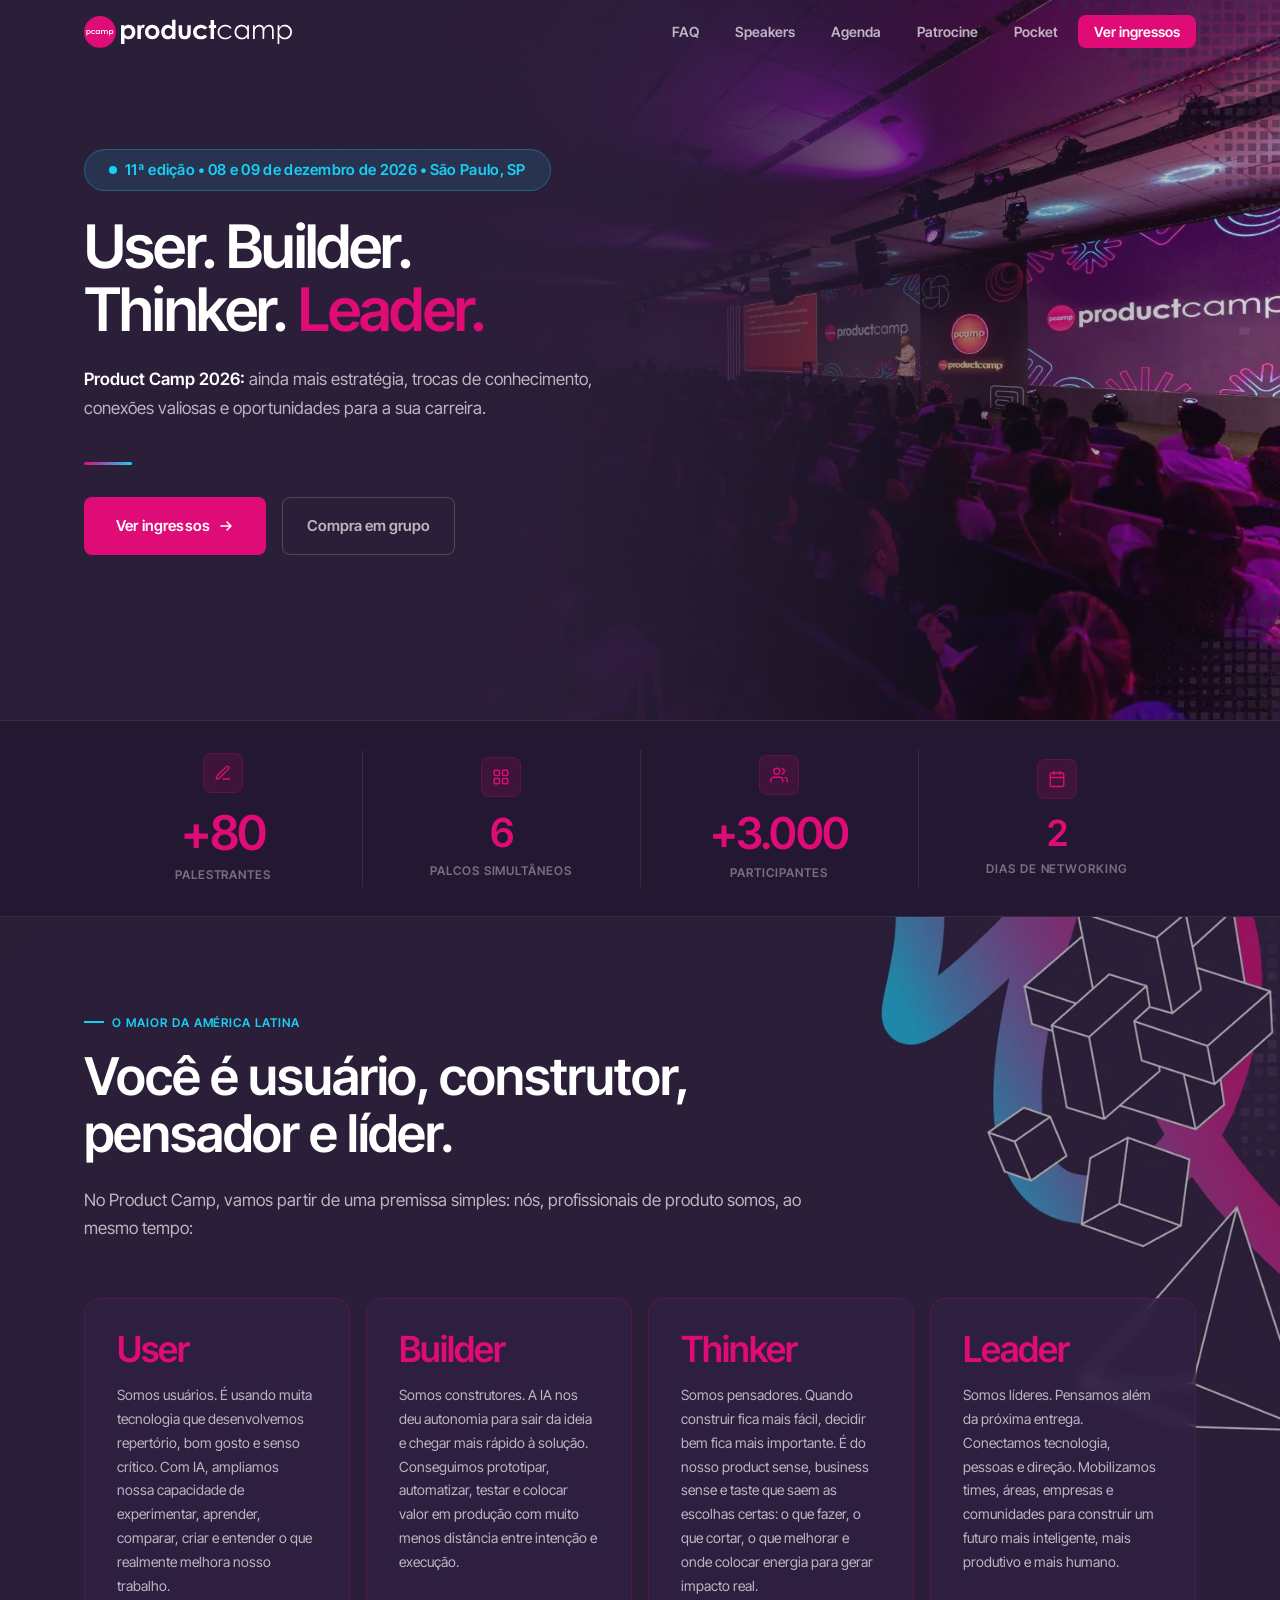
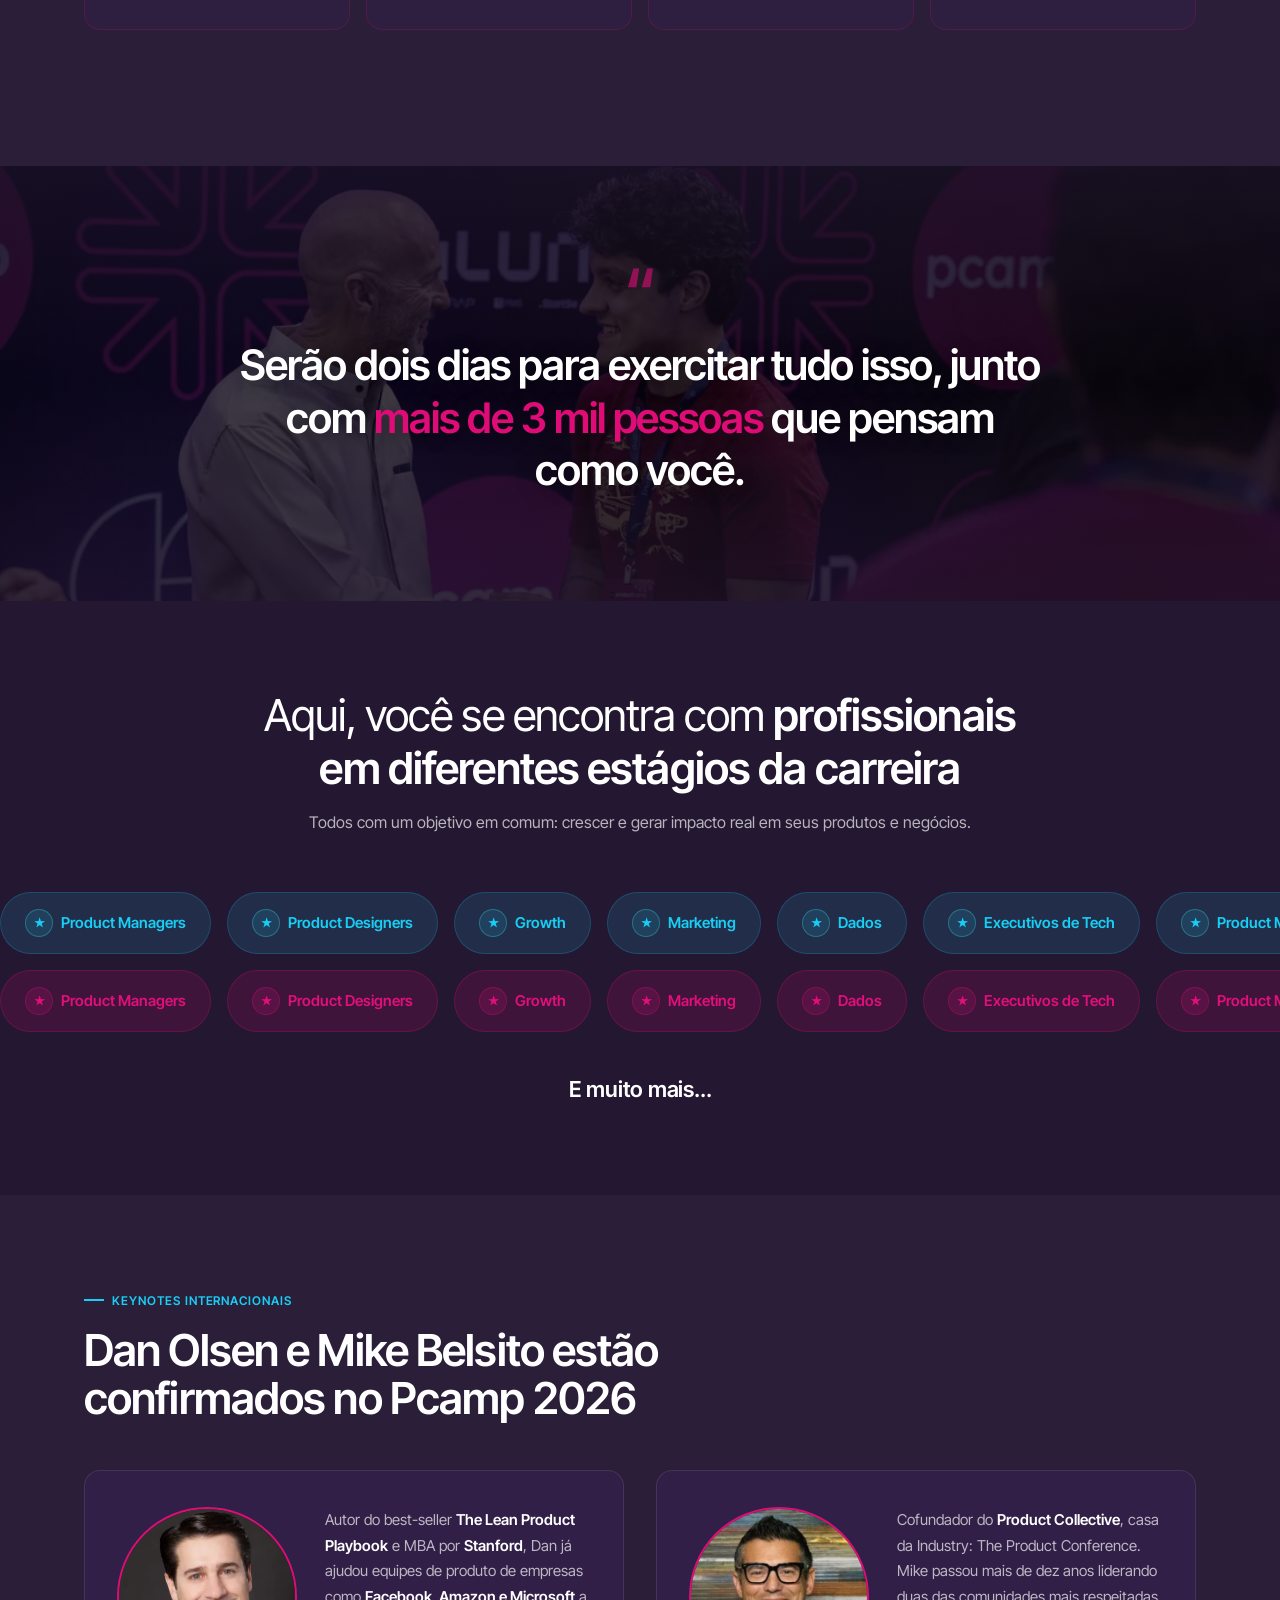
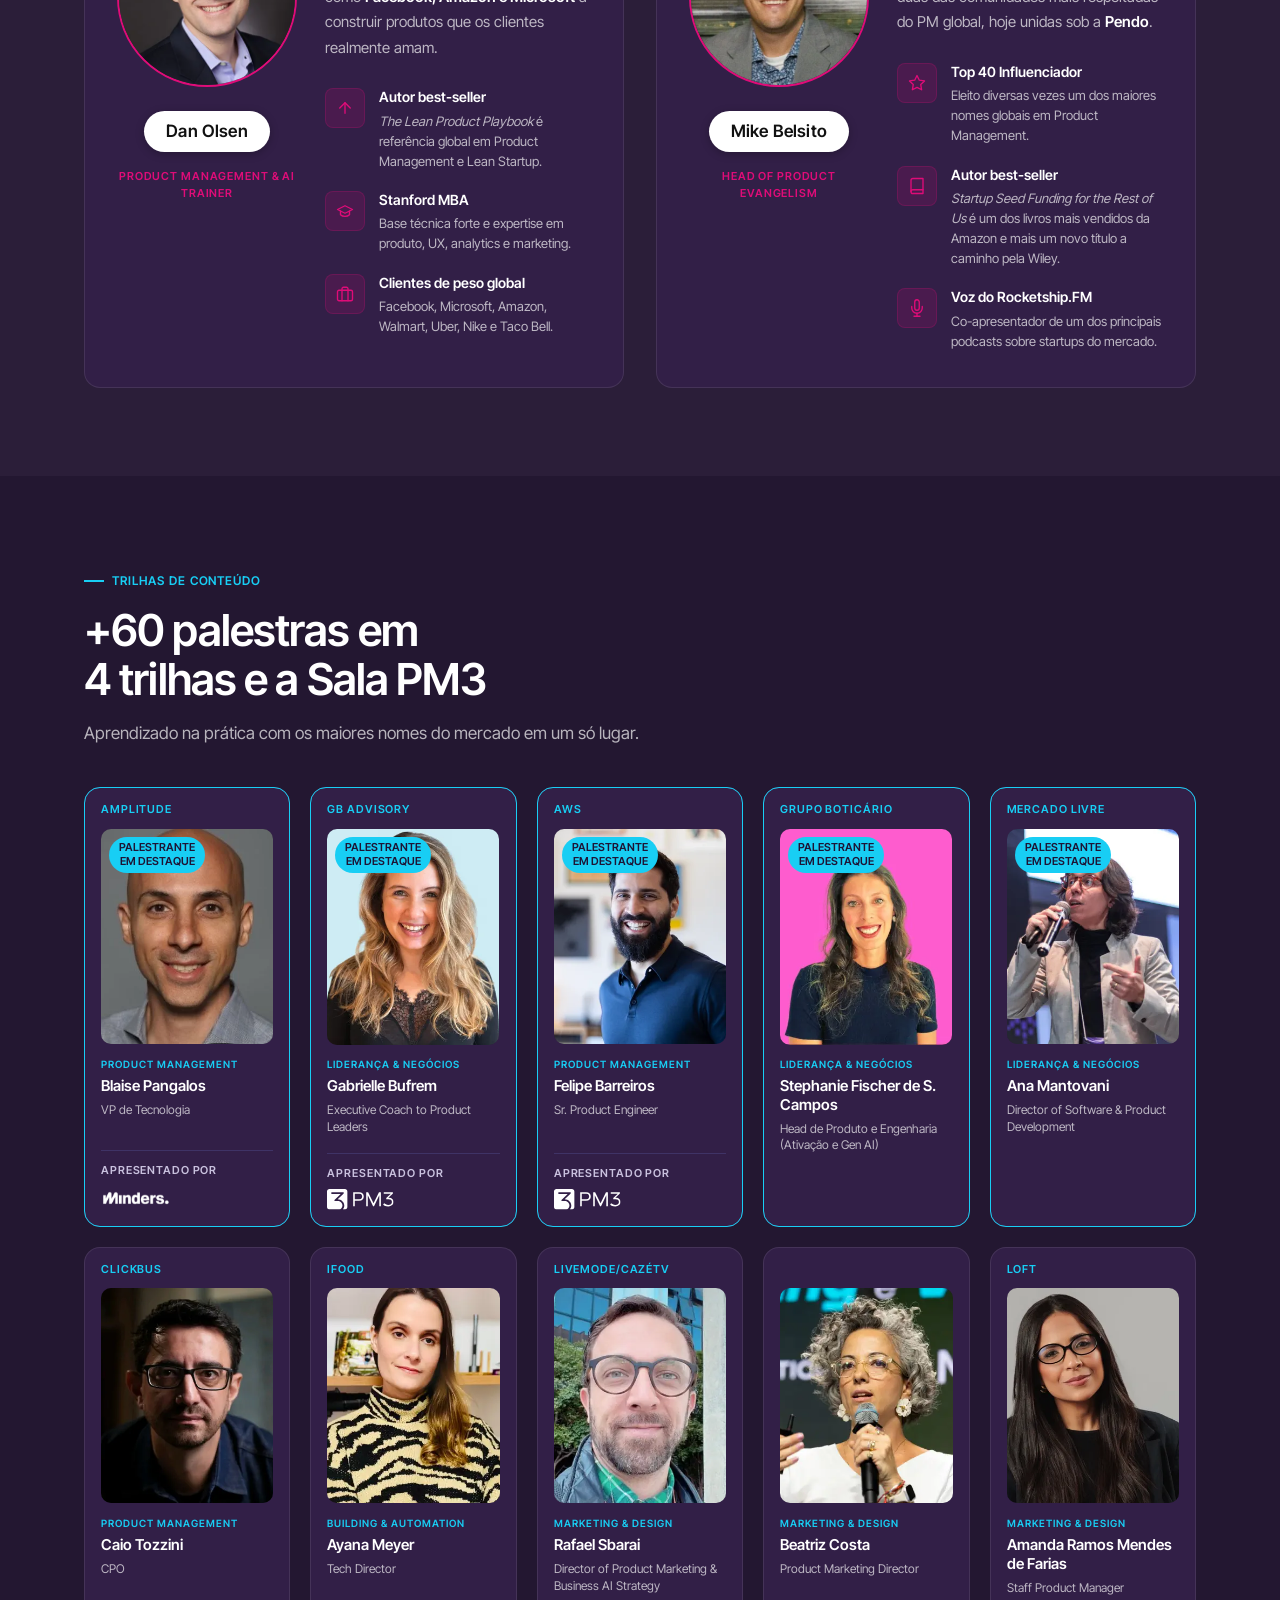
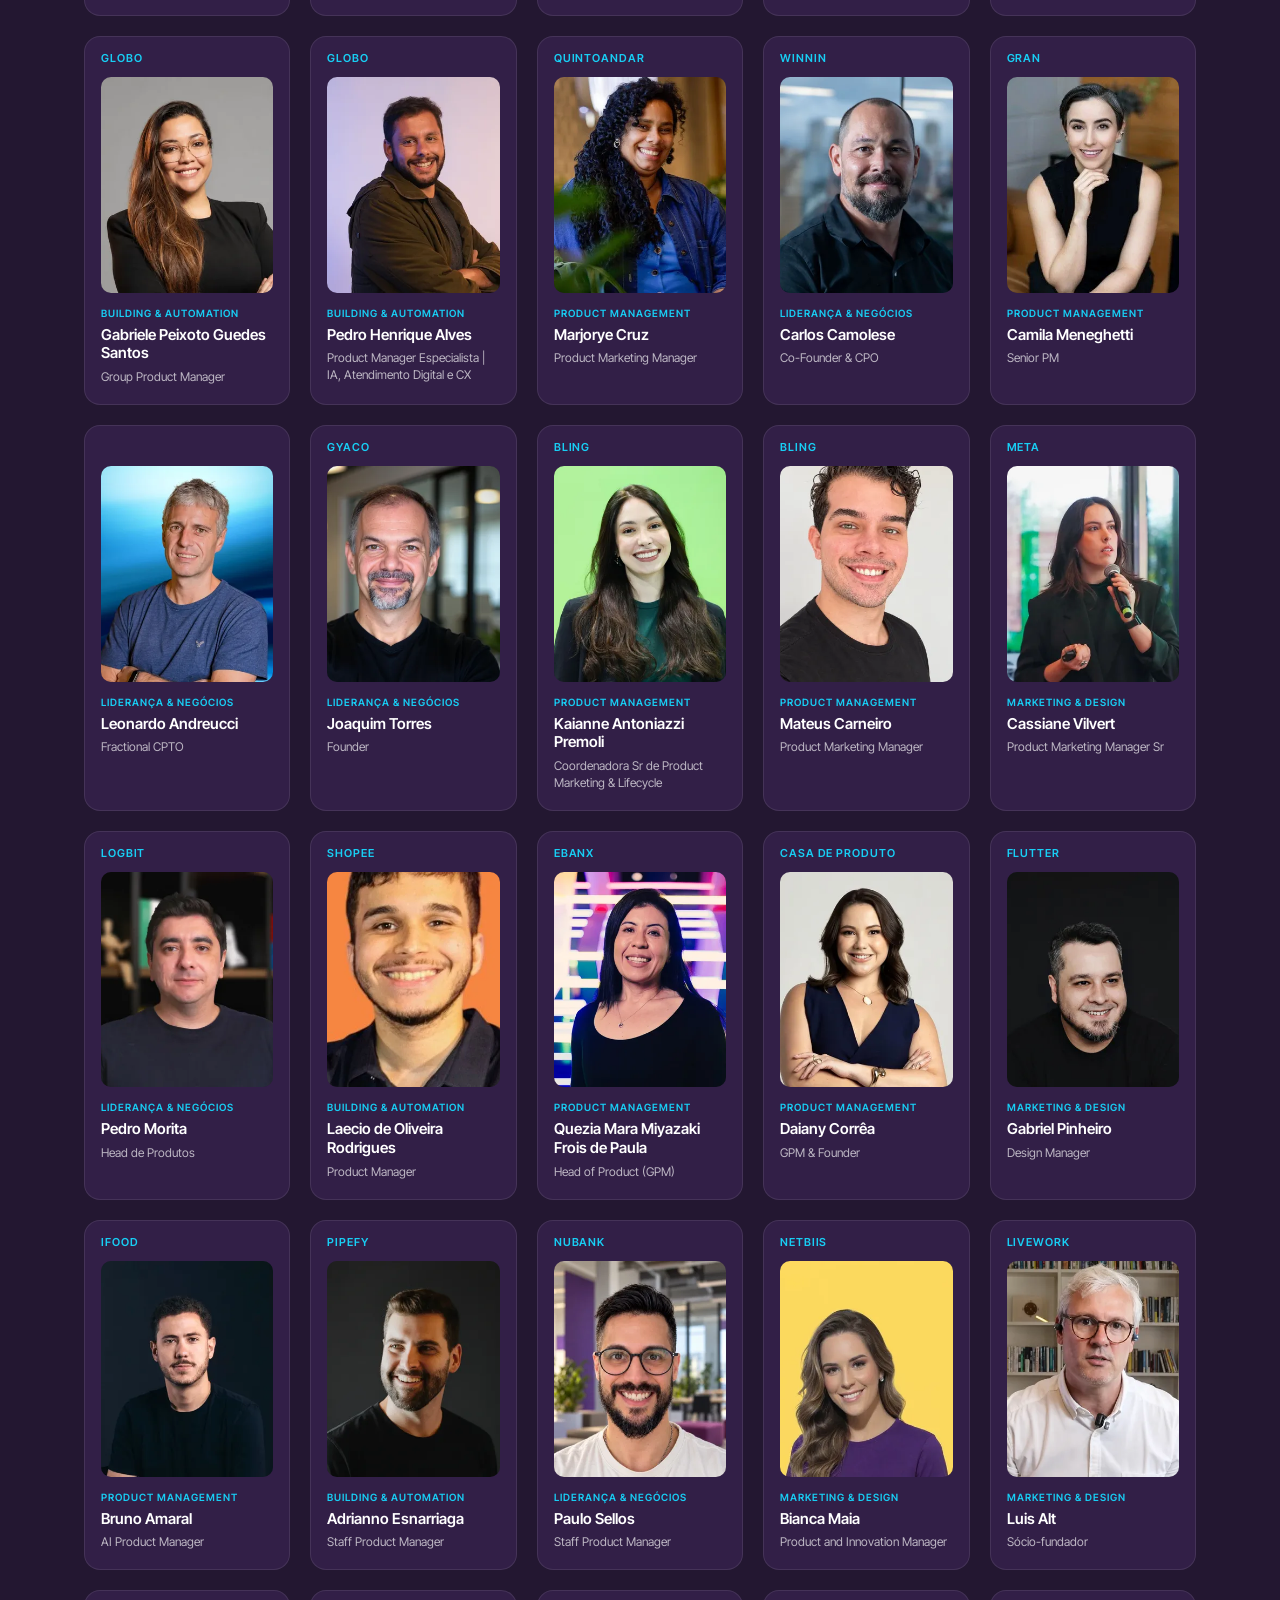
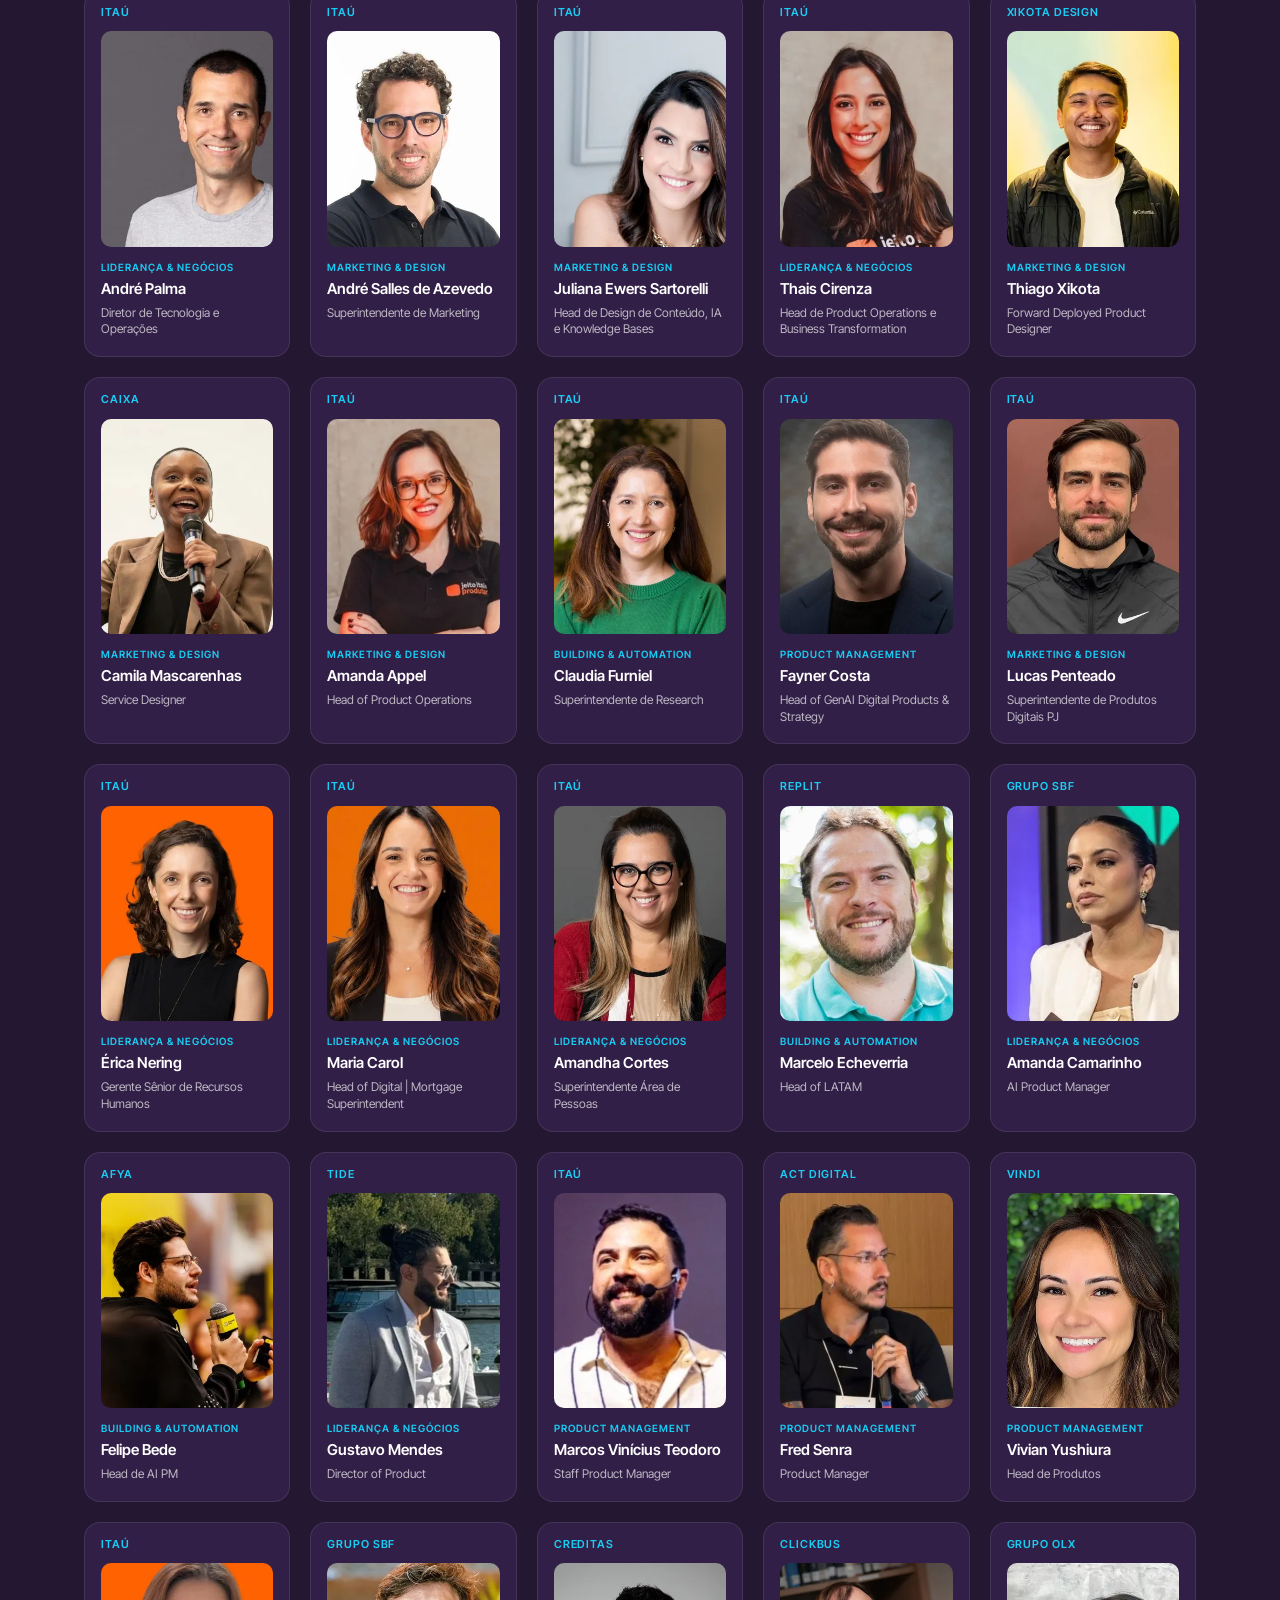
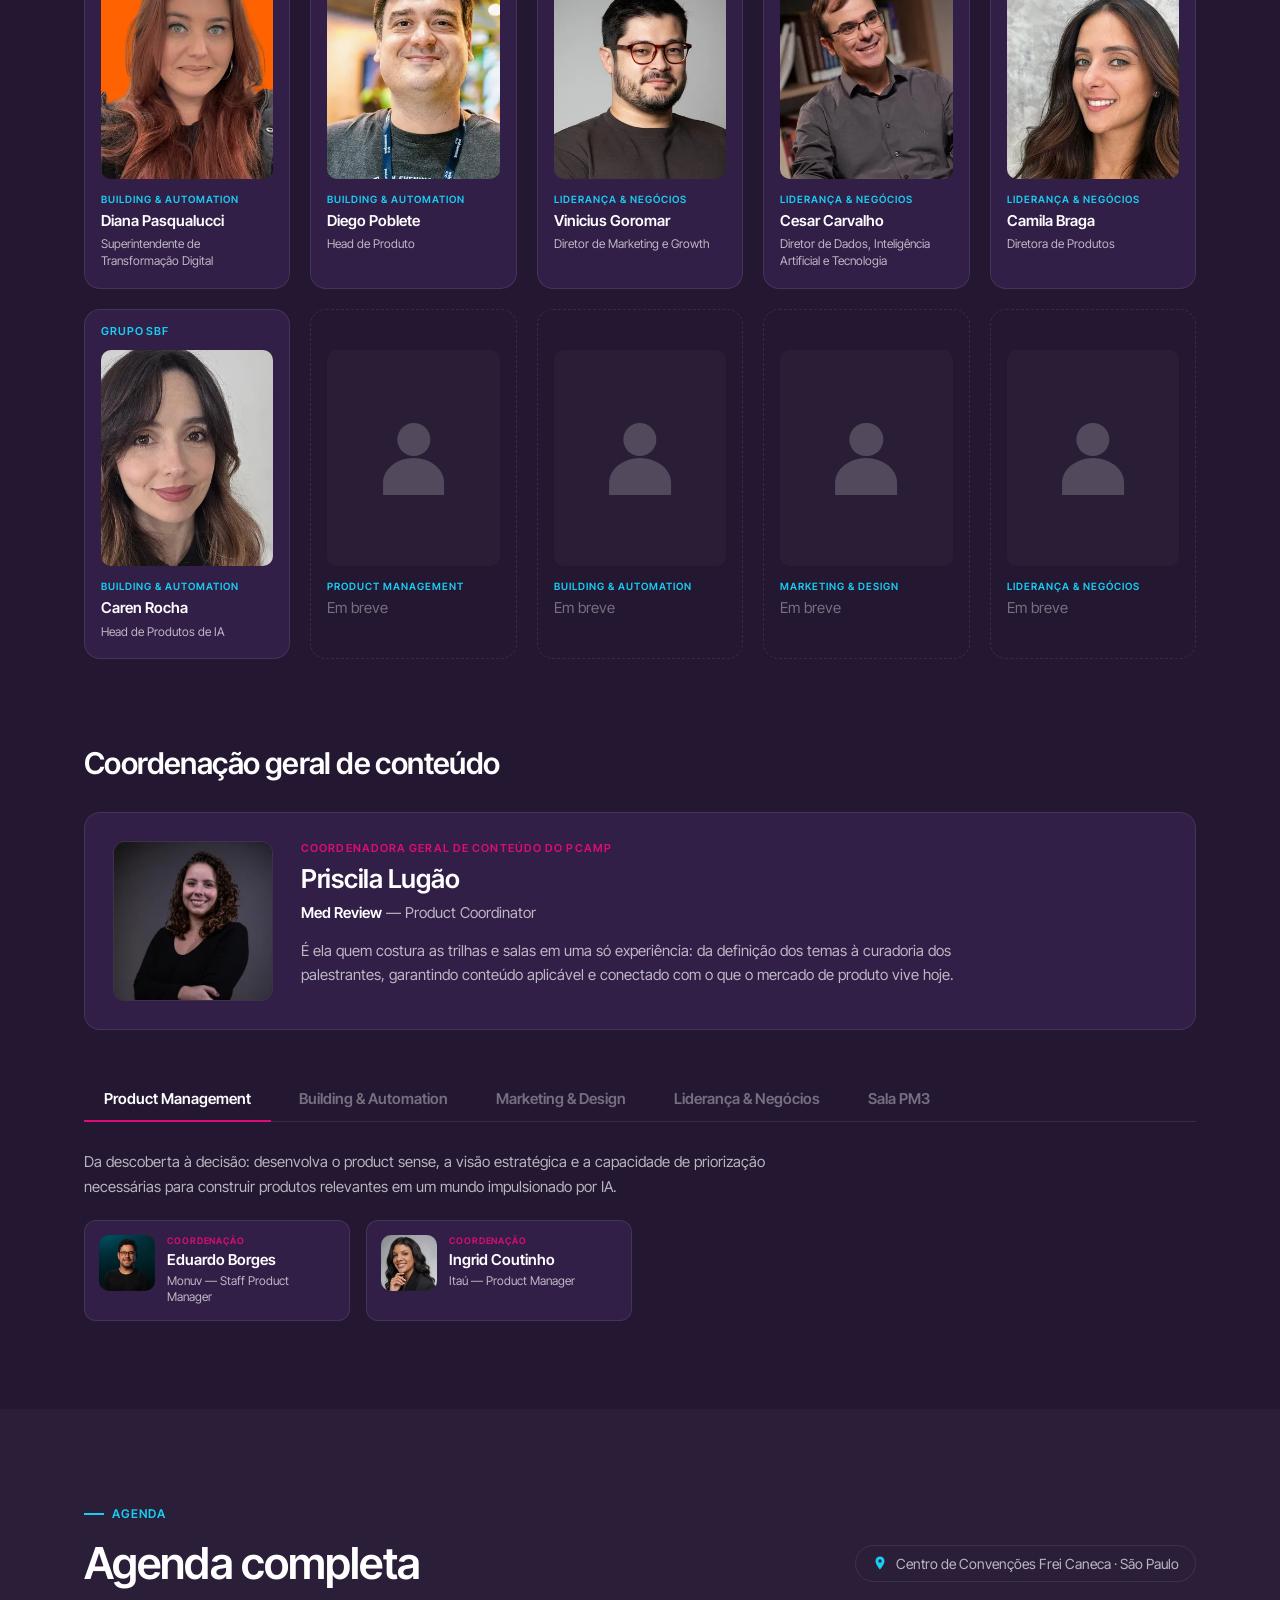
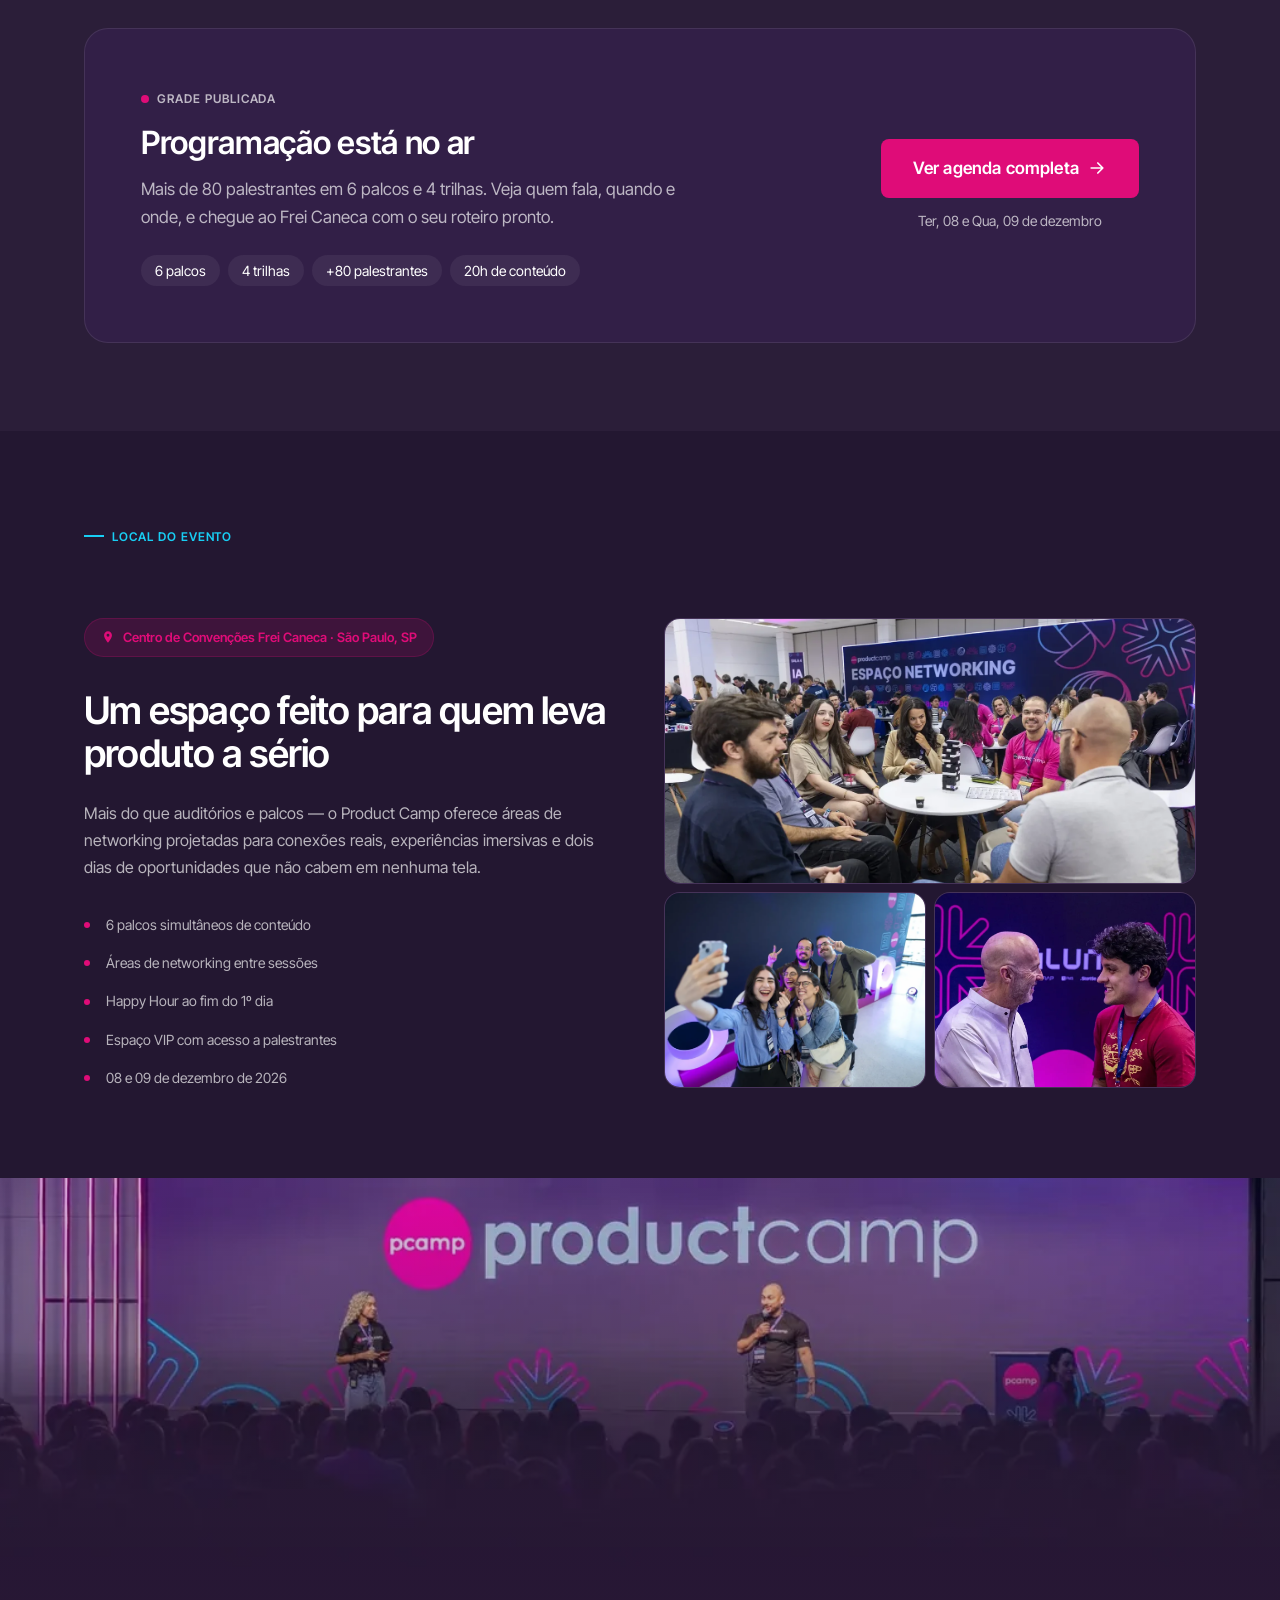
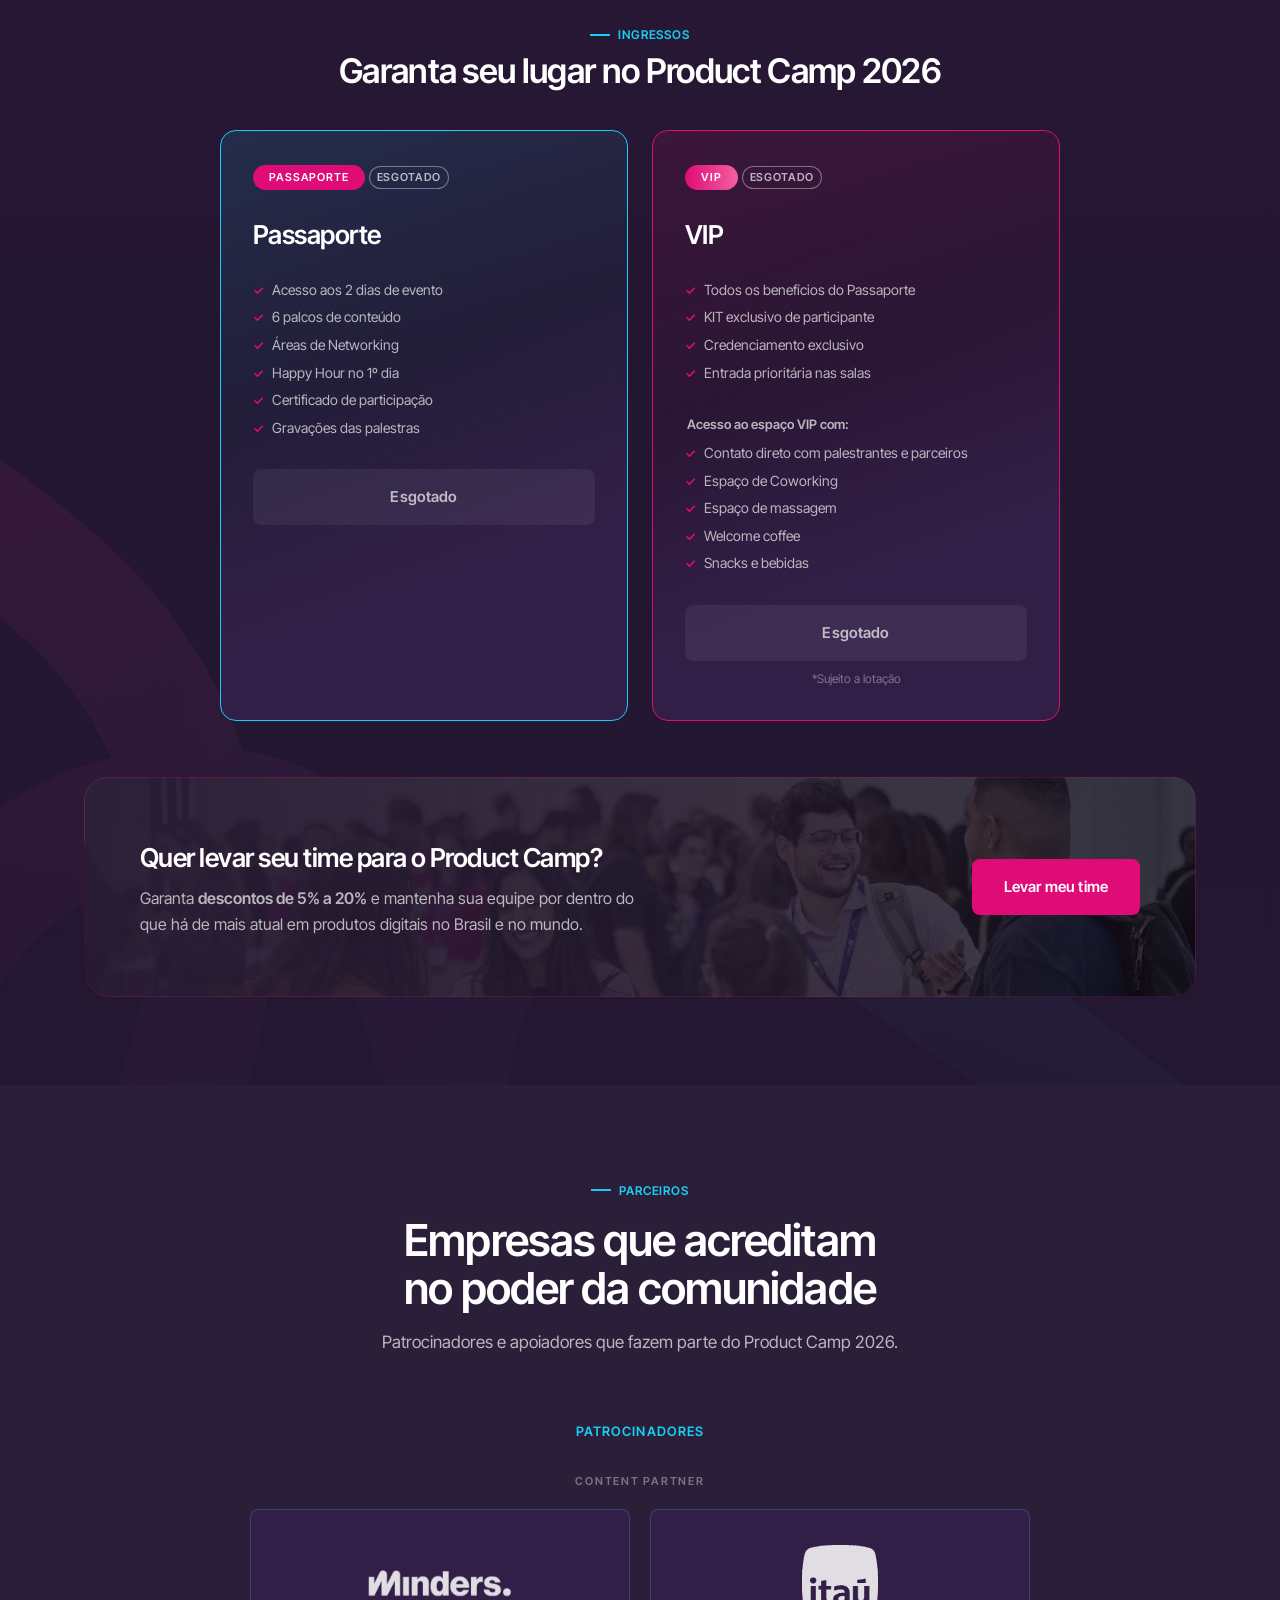
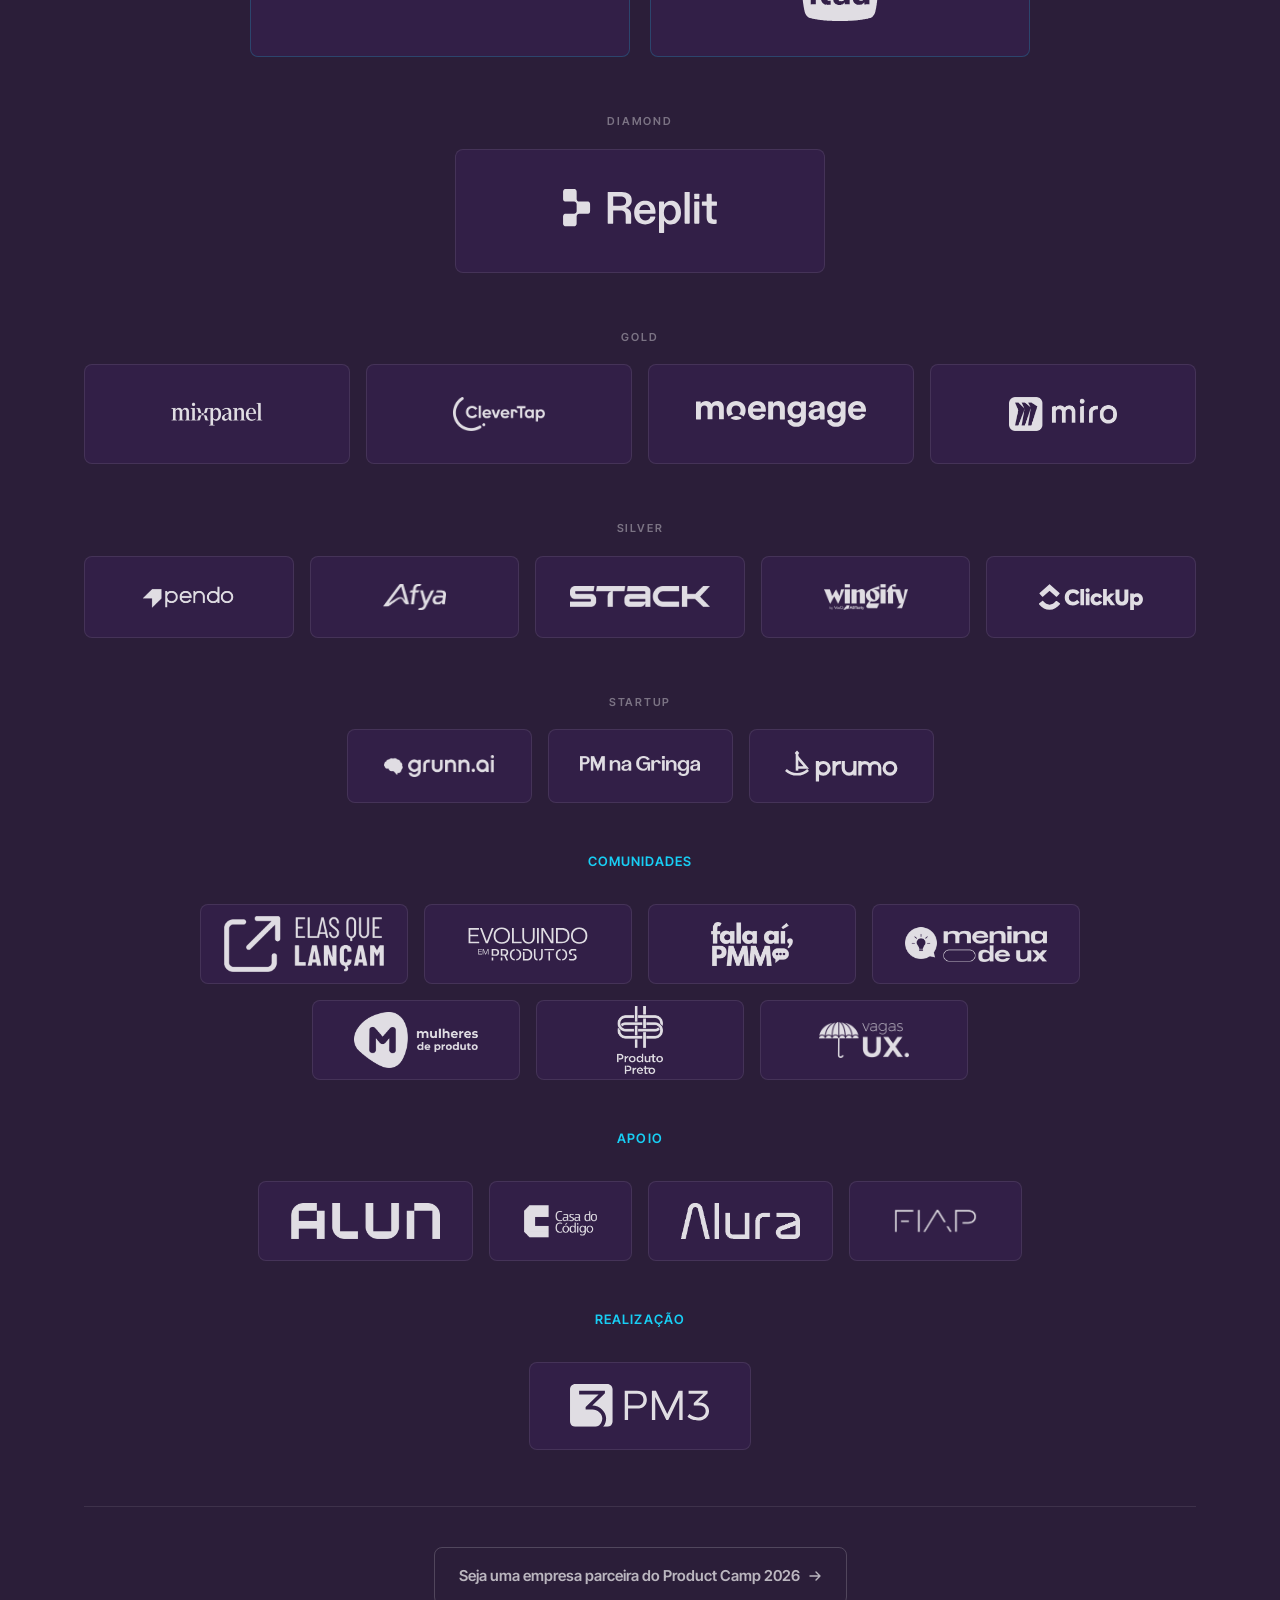
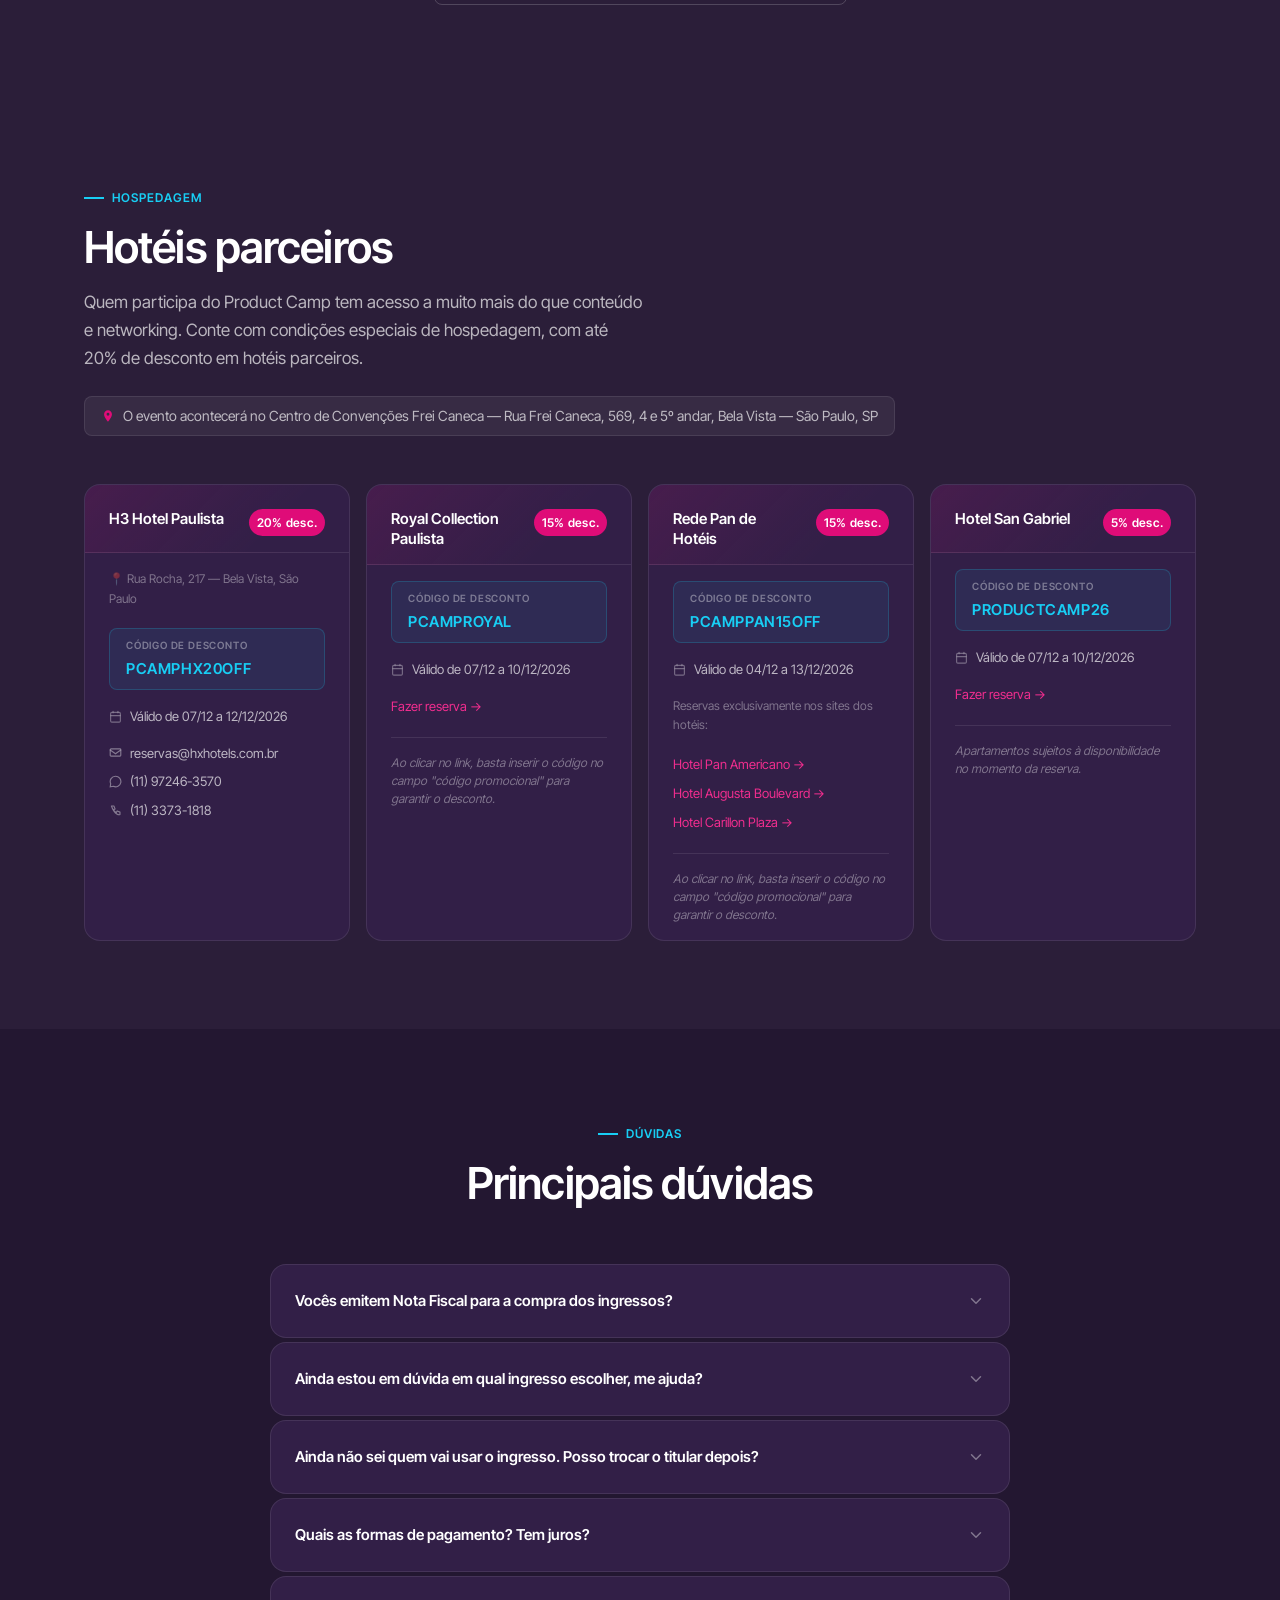
<file: index.html>
<!DOCTYPE html>
<html lang="pt-BR">
<head>
<!-- Google Tag Manager (deferido até idle para reduzir TBT) -->
<script>
window.dataLayer = window.dataLayer || [];
(function(){
  var loaded = false;
  function loadGTM(){
    if (loaded) return;
    loaded = true;
    window.dataLayer.push({'gtm.start': new Date().getTime(), event: 'gtm.js'});
    var f = document.getElementsByTagName('script')[0],
        j = document.createElement('script');
    j.async = true;
    j.src = 'https://www.googletagmanager.com/gtm.js?id=GTM-WW5K4VP';
    f.parentNode.insertBefore(j, f);
  }
  if ('requestIdleCallback' in window) {
    requestIdleCallback(loadGTM, { timeout: 2000 });
  } else {
    setTimeout(loadGTM, 2000);
  }
})();
</script>
<!-- End Google Tag Manager -->
<meta charset="UTF-8">
<meta name="viewport" content="width=device-width, initial-scale=1.0">
<link rel="preload" as="image" href="assets/img/bg/hero-bg.webp" fetchpriority="high">
<link rel="preload" as="font" type="font/woff2" href="assets/fonts/INTERTIGHT-SEMIBOLD.woff2" crossorigin>
<link rel="preload" as="font" type="font/woff2" href="assets/fonts/INTERTIGHT-REGULAR.woff2" crossorigin>
<link rel="preconnect" href="https://www.sympla.com.br">
<meta name="description" content="Product Camp Brasil — o maior evento de produto da América Latina. 08 e 09 de dezembro de 2026, São Paulo, SP.">
<link rel="canonical" href="https://www.productcamp.com.br/">
<meta property="og:type" content="website">
<meta property="og:site_name" content="Product Camp">
<meta property="og:locale" content="pt_BR">
<meta property="og:title" content="Product Camp | O maior evento de produto da América Latina">
<meta property="og:description" content="Product Camp Brasil, o maior evento de produto da América Latina! 08 e 09 de dezembro de 2026, São Paulo.">
<meta property="og:image" content="https://www.productcamp.com.br/assets/img/og-image.png">
<meta property="og:image:width" content="1200">
<meta property="og:image:height" content="630">
<meta property="og:image:alt" content="Product Camp 2026 — o maior evento de produto da América Latina, 08 e 09 de dezembro, São Paulo.">
<meta property="og:url" content="https://www.productcamp.com.br/">
<meta name="twitter:card" content="summary_large_image">
<meta name="twitter:title" content="Product Camp | O maior evento de produto da América Latina">
<meta name="twitter:description" content="O maior evento de produto da América Latina. 08 e 09 de dezembro de 2026, São Paulo.">
<meta name="twitter:image" content="https://www.productcamp.com.br/assets/img/og-image.png">
<title>Product Camp | O maior evento de produto da América Latina</title>
<link rel="icon" type="image/png" sizes="32x32" href="favicon.png">
<link rel="icon" type="image/png" sizes="16x16" href="favicon-16.png">
<link rel="apple-touch-icon" sizes="180x180" href="apple-touch-icon.png">
<script type="application/ld+json" id="pcamp-event-jsonld">
{
  "@context": "https://schema.org",
  "@type": "Event",
  "name": "Product Camp 2026",
  "description": "O maior evento de produto da América Latina. Conferência para profissionais de Produto, IA, liderança, marketing e tecnologia.",
  "startDate": "2026-12-08T07:30:00-03:00",
  "endDate": "2026-12-09T18:20:00-03:00",
  "eventAttendanceMode": "https://schema.org/OfflineEventAttendanceMode",
  "eventStatus": "https://schema.org/EventScheduled",
  "image": "https://www.productcamp.com.br/assets/img/og-image.png",
  "url": "https://www.productcamp.com.br/",
  "location": {
    "@type": "Place",
    "name": "Centro de Convenções Frei Caneca",
    "address": {
      "@type": "PostalAddress",
      "streetAddress": "Rua Frei Caneca, 569, 4º e 5º andares — Bela Vista",
      "addressLocality": "São Paulo",
      "addressRegion": "SP",
      "addressCountry": "BR"
    }
  },
  "organizer": {
    "@type": "Organization",
    "name": "PM3",
    "url": "https://www.cursospm3.com.br"
  },
  "performer": [
    {
      "@type": "Person",
      "name": "Dan Olsen",
      "jobTitle": "Product Management & AI Trainer",
      "description": "Autor de The Lean Product Playbook"
    },
    {
      "@type": "Person",
      "name": "Mike Belsito",
      "jobTitle": "Head of Product Evangelism",
      "affiliation": { "@type": "Organization", "name": "Pendo" }
    }
  ],
  "offers": [
    {
      "@type": "Offer",
      "name": "Ingresso Passaporte",
      "price": "1649",
      "priceCurrency": "BRL",
      "availability": "https://schema.org/InStock",
      "url": "https://www.sympla.com.br/evento/product-camp-2026-sao-paulo/3220593"
    },
    {
      "@type": "Offer",
      "name": "Ingresso VIP",
      "availability": "https://schema.org/SoldOut",
      "url": "https://www.sympla.com.br/evento/product-camp-2026-sao-paulo/3220593"
    }
  ]
}
</script>
<style>
  @font-face {
    font-family: 'InterTight';
    src: url('assets/fonts/INTERTIGHT-REGULAR.woff2') format('woff2');
    font-weight: 400;
    font-style: normal;
    font-display: swap;
  }
  @font-face {
    font-family: 'InterTight';
    src: url('assets/fonts/INTERTIGHT-SEMIBOLD.woff2') format('woff2');
    font-weight: 600;
    font-style: normal;
    font-display: swap;
  }
</style>
<style>
  *, *::before, *::after { box-sizing: border-box; margin: 0; padding: 0; }

  :root {
    --navy:        #2B1E39;
    --navy-mid:    #231731;
    --navy-card:   #321f47;
    --navy-border: rgba(255,255,255,0.09);
    --pink:        #DF0C78;
    --pink-light:  #f02d8e;
    --pink-muted:  rgba(223,12,120,0.14);
    --cyan:        #18CEF4;
    --cyan-muted:  rgba(24,206,244,0.12);
    --white:       #ffffff;
    --white-70:    rgba(255,255,255,0.68);
    --white-40:    rgba(255,255,255,0.38);
    --white-10:    rgba(255,255,255,0.06);
    --section-pad: 88px;
    --font-display: 'InterTight', sans-serif;
    --font-body:    'InterTight', sans-serif;
  }

  html { scroll-behavior: smooth; }

  body {
    background: var(--navy);
    color: var(--white);
    font-family: var(--font-body);
    font-size: 16px;
    line-height: 1.6;
    overflow-x: hidden;
  }

  a { color: inherit; text-decoration: none; }

  img { max-width: 100%; display: block; }

  .container {
    max-width: 1160px;
    margin: 0 auto;
    padding: 0 24px;
  }

  /* Altura do nav fixo: o hero e as âncoras descontam esse valor. Fica aqui,
     e não no bloco de tokens do :root, porque é layout desta página — o
     bloco de tokens é copiado valor a valor para as outras. */
  :root { --header-h: 64px; }

  #keynote, #agenda, #ingressos26 { scroll-margin-top: var(--header-h); }

  /* ── NAV ── */
  nav {
    position: fixed;
    top: 0; left: 0; right: 0;
    z-index: 100;
    background: rgba(43,30,57,0.0);
    backdrop-filter: blur(0px);
    border-bottom: 1px solid transparent;
    transition: background 0.35s, backdrop-filter 0.35s, border-color 0.35s;
  }

  nav.scrolled {
    background: rgba(43,30,57,0.96);
    backdrop-filter: blur(14px);
    border-bottom: 1px solid var(--navy-border);
  }

  .nav-inner {
    display: flex;
    align-items: center;
    justify-content: space-between;
    height: 64px;
    max-width: 1160px;
    margin: 0 auto;
    padding: 0 24px;
  }

  .nav-logo { display: flex; align-items: center; }

  .nav-logo-text { display: none; }

  .nav-links {
    display: flex;
    align-items: center;
    gap: 4px;
    list-style: none;
  }

  .nav-links a {
    font-size: 14px;
    font-weight: 600;
    color: var(--white-70);
    padding: 8px 16px;
    border-radius: 8px;
    transition: color 0.2s, background 0.2s;
  }

  .nav-links a:hover { color: var(--white); background: var(--white-10); }

  .nav-cta {
    background: var(--pink) !important;
    color: white !important;
    border-radius: 8px !important;
    padding: 8px 16px !important;
    font-weight: 600 !important;
    font-size: 14px !important;
    transition: background 0.2s, transform 0.15s !important;
  }

  .nav-cta:hover { background: var(--pink-light) !important; transform: translateY(-1px); }

  .nav-mobile-toggle {
    display: none;
    background: none;
    border: none;
    cursor: pointer;
    padding: 8px;
    color: var(--white);
  }

  /* ── HERO ── */
  .hero {
    min-height: 80vh;
    display: flex;
    align-items: center;
    position: relative;
    overflow: hidden;
    padding-top: var(--header-h);
    background-image: url('assets/img/bg/hero-bg.webp');
    background-size: cover;
    background-position: center right;
    background-repeat: no-repeat;
  }

  .hero-bg {
    position: absolute;
    inset: 0;
    background: linear-gradient(
      105deg,
      rgba(43,30,57,0.97) 0%,
      rgba(43,30,57,0.90) 38%,
      rgba(43,30,57,0.50) 62%,
      rgba(43,30,57,0.08) 100%
    );
    pointer-events: none;
  }

  .hero-grid-overlay { display: none; }

  .hero-inner {
    display: flex;
    flex-direction: column;
    align-items: flex-start;
    justify-content: center;
    width: 100%;
    max-width: 1160px;
    margin: 0 auto;
    padding: 80px 24px 72px;
    position: relative;
    z-index: 1;
  }

  /* Eyebrow em CIANO — issue #30, item 4 aplicado só aqui e no
     .section-label. O guia manda ciano como acento em fundo escuro, mas
     inverter o site inteiro ficou ruim; nos eyebrows funciona e ainda
     devolve o rosa exclusivo ao CTA da dobra. */
  .hero-eyebrow {
    display: inline-flex;
    align-items: center;
    gap: 8px;
    background: var(--cyan-muted);
    border: 1px solid rgba(24,206,244,0.3);
    border-radius: 100px;
    padding: 8px 24px;
    font-size: 15px;
    font-weight: 600;
    color: var(--cyan);
    margin-bottom: 24px;
    letter-spacing: 0.02em;
  }

  .hero-eyebrow::before {
    content: '';
    width: 8px; height: 8px;
    background: var(--cyan);
    border-radius: 50%;
    display: inline-block;
  }

  /* Em tela estreita o texto completo quebra a pílula em duas linhas.
     Troca pela versão curta. display:none tira do fluxo E da árvore de
     acessibilidade, então o leitor de tela lê só a versão visível — não
     as duas. */
  .eyebrow-short { display: none; }

  @media (max-width: 560px) {
    .eyebrow-full { display: none; }
    .eyebrow-short { display: inline; }
  }

  /* ── COUNTDOWN DE VIRADA DE LOTE ──
     Marcação preenchida por assets/js/pcamp-countdown-lotes.js, que localiza
     os containers pelo atributo data-pcamp-countdown.
     A fonte vem por herança do body (Inter Tight) — não sobrescrever.
     Acento em CIANO, não rosa: o countdown informa, não é ação. O rosa fica
     reservado ao CTA da dobra, que é o que deve puxar o clique.
     :not([hidden]) é obrigatório: sem ele, o display:flex venceria o
     display:none que o atributo hidden aplica, e o bloco vazio apareceria. */
  [data-pcamp-countdown]:not([hidden]) {
    display: flex;
    flex-wrap: wrap;
    align-items: center;
    justify-content: center;
    gap: 16px;
    background: var(--cyan-muted);
    border: 1px solid rgba(24,206,244,0.3);
    border-radius: 8px;
    padding: 16px 24px;
    margin-top: 24px;
    color: var(--white);
  }

  .pcc-label {
    font-size: 17px;
    font-weight: 500;
    color: var(--cyan);
  }

  .pcc-units { display: flex; gap: 8px; }

  .pcc-unit {
    display: flex;
    flex-direction: column;
    align-items: center;
    min-width: 46px;
  }

  .pcc-value {
    font-size: 22px;
    font-weight: 700;
    line-height: 1;
    font-variant-numeric: tabular-nums;
  }

  .pcc-unit-label {
    font-size: 10px;
    text-transform: uppercase;
    letter-spacing: 0.08em;
    color: var(--cyan);
    margin-top: 4px;
  }

  @media (max-width: 480px) {
    [data-pcamp-countdown]:not([hidden]) {
      flex-direction: column;
      gap: 8px;
      padding: 16px 16px;
    }
    .pcc-unit { min-width: 40px; }
    .pcc-value { font-size: 18px; }
  }

  .hero-title {
    font-family: var(--font-display);
    font-size: clamp(36px, 5vw, 60px);
    font-weight: 600;
    line-height: 1.05;
    letter-spacing: -0.03em;
    margin-bottom: 24px;
  }

  .hero-title .accent { color: var(--pink); }

  .hero-subtitle {
    font-size: 17px;
    color: var(--white-70);
    line-height: 1.65;
    margin-bottom: 40px;
    max-width: 560px;
  }

  .hero-subtitle strong { color: var(--white); font-weight: 600; }

  .hero-actions {
    display: flex;
    gap: 16px;
    flex-wrap: wrap;
  }

  .hero-rule {
    width: 48px;
    height: 3px;
    background: linear-gradient(90deg, var(--pink), var(--cyan));
    border-radius: 2px;
    margin-bottom: 32px;
    display: block;
  }

  .btn-primary {
    display: inline-flex;
    align-items: center;
    gap: 8px;
    background: var(--pink);
    color: white;
    font-family: var(--font-body);
    font-weight: 600;
    font-size: 15px;
    padding: 16px 32px;
    border-radius: 8px;
    transition: background 0.2s, transform 0.15s, box-shadow 0.2s;
    letter-spacing: 0.01em;
  }

  .btn-primary:hover {
    background: var(--pink-light);
    transform: translateY(-2px);
    box-shadow: 0 8px 24px rgba(223,12,120,0.35);
  }

  /* Variante ciano do botão primário. Texto em navy: branco sobre o ciano
     claro fica com contraste baixo (1.9:1); navy dá 8.3:1. */
  .btn-primary.btn-cyan {
    background: var(--cyan);
    color: var(--navy);
  }

  .btn-primary.btn-cyan:hover {
    background: #4fdaf7;
    box-shadow: 0 8px 24px rgba(24,206,244,0.35);
  }

  /* Botão de ingresso esgotado: não é link, não reage ao hover.
     Texto em --white-70 (~6.6:1 sobre o card) para seguir legível. */
  .btn-primary.btn-esgotado,
  .btn-primary.btn-esgotado:hover {
    background: var(--white-10);
    color: var(--white-70);
    transform: none;
    box-shadow: none;
    cursor: not-allowed;
  }

  .btn-secondary {
    display: inline-flex;
    align-items: center;
    gap: 8px;
    background: transparent;
    color: var(--white-70);
    font-family: var(--font-body);
    font-weight: 600;
    font-size: 15px;
    padding: 16px 24px;
    border-radius: 8px;
    border: 1px solid rgba(255,255,255,0.18);
    transition: color 0.2s, border-color 0.2s, background 0.2s;
  }

  .btn-secondary:hover {
    color: var(--white);
    border-color: rgba(255,255,255,0.2);
    background: var(--white-10);
  }

  .hero-visual { display: none; }
  .hero-image-wrap { display: none; }
  .hero-image-glow { display: none; }

  /* ── STATS BAR ── */
  .stats-bar {
    background: var(--navy-mid);
    border-top: 1px solid var(--navy-border);
    border-bottom: 1px solid var(--navy-border);
    padding: 0;
    overflow: hidden;
  }

  .stats-grid {
    display: grid;
    grid-template-columns: repeat(4, 1fr);
    gap: 0;
  }

  .stat-item {
    display: flex;
    flex-direction: column;
    align-items: center;
    justify-content: center;
    text-align: center;
    padding: 32px 16px 32px;
    position: relative;
    transition: background 0.25s;
  }

  .stat-item:hover { background: rgba(223,12,120,0.05); }

  .stat-item + .stat-item::before {
    content: '';
    position: absolute;
    left: 0; top: 15%; bottom: 15%;
    width: 1px;
    background: var(--navy-border);
  }

  /* ícone acima do número */
  .stat-icon {
    width: 40px; height: 40px;
    border-radius: 8px;
    background: var(--pink-muted);
    border: 1px solid rgba(223,12,120,0.2);
    display: flex;
    align-items: center;
    justify-content: center;
    margin-bottom: 16px;
  }

  .stat-icon svg {
    width: 18px; height: 18px;
    stroke: var(--pink);
    fill: none;
    stroke-width: 1.8;
    stroke-linecap: round;
    stroke-linejoin: round;
  }

  .stat-number {
    font-family: var(--font-display);
    font-weight: 600;
    color: var(--pink);
    line-height: 1;
    margin-bottom: 8px;
    letter-spacing: -0.04em;
  }

  /* tamanhos escalonados — cada stat tem peso visual diferente */
  .stat-item:nth-child(1) .stat-number { font-size: 48px; }
  .stat-item:nth-child(2) .stat-number { font-size: 40px; }
  .stat-item:nth-child(3) .stat-number { font-size: 44px; }
  .stat-item:nth-child(4) .stat-number { font-size: 36px; }

  .stat-label {
    font-size: 12px;
    font-weight: 600;
    color: var(--white-40);
    letter-spacing: 0.08em;
    text-transform: uppercase;
  }

  /* ── SECTION GENERIC ── */
  section { padding: var(--section-pad) 0; }

  .section-label {
    display: inline-flex;
    align-items: center;
    gap: 8px;
    font-size: 12px;
    font-weight: 600;
    letter-spacing: 0.08em;
    text-transform: uppercase;
    color: var(--cyan);
    margin-bottom: 16px;
  }

  .section-label::before {
    content: '';
    width: 20px; height: 2px;
    background: var(--cyan);
    display: inline-block;
  }

  .section-title {
    font-family: var(--font-display);
    font-size: clamp(28px, 4vw, 44px);
    font-weight: 600;
    line-height: 1.1;
    letter-spacing: -0.02em;
    margin-bottom: 16px;
  }

  .section-subtitle {
    font-size: 17px;
    color: var(--white-70);
    line-height: 1.65;
    max-width: 560px;
  }

  /* ── ABOUT ── */
  /* ── ABOUT ── */
  .about {
    position: relative;
    background: var(--navy);
    overflow: hidden;
  }

  .about-bg {
    position: absolute;
    inset: 0;
    z-index: 0;
  }

  .about-bg img {
    width: 100%; height: 100%;
    object-fit: cover;
    object-position: right top;
    display: block;
    opacity: 0.6;
  }

  .about > .container {
    position: relative;
    z-index: 1;
  }

  .about-header {
    max-width: 720px;
    margin-bottom: 56px;
  }

  .about-title {
    font-size: clamp(32px, 4.5vw, 52px) !important;
    margin-bottom: 24px !important;
  }

  .about-intro {
    font-size: 17px;
    color: var(--white-70);
    line-height: 1.65;
  }

  /* 4 colunas lado a lado */
  .pillars-grid {
    display: grid;
    grid-template-columns: repeat(4, 1fr);
    gap: 16px;
    margin-bottom: 48px;
  }

  .pillar-card {
    background: rgba(50,31,71,0.55);
    backdrop-filter: blur(8px);
    border: 1px solid rgba(223,12,120,0.2);
    border-radius: 16px;
    padding: 32px 32px;
    transition: transform 0.3s ease, border-color 0.3s, background 0.3s;
    cursor: default;
  }

  .pillar-card:hover {
    transform: scale(1.04);
    border-color: rgba(223,12,120,0.55);
    background: rgba(60,35,85,0.75);
  }

  .pillar-label {
    font-family: var(--font-display);
    font-size: 36px;
    font-weight: 600;
    color: var(--pink);
    letter-spacing: -0.03em;
    line-height: 1;
    margin-bottom: 16px;
  }

  .pillar-text {
    font-size: 14px;
    color: var(--white-70);
    line-height: 1.7;
  }

  .about-closing { display: none; }

  /* ── PÚBLICO ── */
  .audience-section {
    padding: var(--section-pad) 0;
    background: var(--navy-mid);
    overflow: hidden;
  }

  .audience-title {
    font-family: var(--font-display);
    font-size: clamp(28px, 3.5vw, 44px);
    font-weight: 400;
    line-height: 1.2;
    letter-spacing: -0.02em;
    text-align: center;
    margin-bottom: 16px;
    max-width: 780px;
    margin-left: auto;
    margin-right: auto;
  }

  .audience-title strong { font-weight: 600; }

  .audience-sub {
    font-size: 16px;
    color: var(--white-70);
    text-align: center;
    margin-bottom: 56px;
    line-height: 1.6;
  }

  .audience-marquee-wrap {
    display: flex;
    flex-direction: column;
    gap: 16px;
    margin-bottom: 40px;
  }

  .audience-marquee-row {
    overflow: hidden;
    width: 100%;
  }

  .audience-marquee {
    display: flex;
    gap: 16px;
    width: max-content;
    animation: marquee-left 28s linear infinite;
  }

  .audience-marquee.reverse {
    animation: marquee-right 28s linear infinite;
  }

  .audience-marquee:hover,
  .audience-marquee.reverse:hover {
    animation-play-state: paused;
  }

  @keyframes marquee-left {
    0%   { transform: translateX(0); }
    100% { transform: translateX(-50%); }
  }

  @keyframes marquee-right {
    0%   { transform: translateX(-50%); }
    100% { transform: translateX(0); }
  }

  .atag {
    display: inline-flex;
    align-items: center;
    gap: 8px;
    padding: 16px 24px;
    border-radius: 100px;
    font-size: 15px;
    font-weight: 600;
    white-space: nowrap;
    cursor: default;
  }

  .atag.cyan {
    background: var(--cyan-muted);
    color: var(--cyan);
    border: 1px solid rgba(24,206,244,0.2);
  }

  .atag.pink {
    background: var(--pink-muted);
    color: #e00f79;
    border: 1px solid rgba(224,15,121,0.25);
  }

  .atag-star {
    display: inline-flex;
    align-items: center;
    justify-content: center;
    width: 28px;
    height: 28px;
    border-radius: 50%;
    font-size: 12px;
    flex-shrink: 0;
  }

  .atag.cyan .atag-star {
    background: rgba(24,206,244,0.12);
    color: var(--cyan);
    border: 1px solid rgba(61,232,232,0.3);
  }

  .atag.pink .atag-star {
    background: rgba(224,15,121,0.15);
    color: #e00f79;
    border: 1px solid rgba(224,15,121,0.3);
  }

  .audience-more {
    text-align: center;
    font-size: 22px;
    font-weight: 600;
    color: var(--white);
    margin-top: 8px;
    letter-spacing: -0.01em;
  }
  /* ── QUOTE DESTAQUE ── */
  .quote-section {
    position: relative;
    padding: 104px 0;
    overflow: hidden;
  }

  .quote-bg {
    position: absolute;
    inset: 0;
    z-index: 0;
  }

  .quote-bg img {
    width: 100%; height: 100%;
    object-fit: cover;
    object-position: center 35%;
    display: block;
    filter: brightness(0.3) saturate(0.7);
  }

  .quote-bg-overlay {
    position: absolute;
    inset: 0;
    background: linear-gradient(
      180deg,
      rgba(35,23,49,0.6) 0%,
      rgba(35,23,49,0.2) 50%,
      rgba(35,23,49,0.6) 100%
    );
  }

  .quote-block {
    position: relative;
    z-index: 1;
    max-width: 860px;
    margin: 0 auto;
    text-align: center;
    padding: 0 24px;
  }

  .quote-mark {
    display: block;
    font-family: var(--font-display);
    font-size: 64px;
    line-height: 0.7;
    color: var(--pink);
    margin-bottom: 24px;
    font-weight: 600;
    opacity: 0.6;
  }

  .quote-text {
    font-family: var(--font-display);
    font-size: clamp(24px, 3.5vw, 42px);
    font-weight: 600;
    color: var(--white);
    line-height: 1.25;
    letter-spacing: -0.025em;
    text-shadow: 0 2px 20px rgba(0,0,0,0.4);
  }

  .quote-text em {
    color: var(--pink);
    font-style: normal;
  }

  .about-tags {
    display: flex;
    flex-wrap: wrap;
    gap: 8px;
    margin-top: 32px;
  }

  .tag {
    background: var(--white-10);
    border: 1px solid var(--navy-border);
    border-radius: 100px;
    padding: 8px 16px;
    font-size: 13px;
    font-weight: 600;
    color: var(--white-70);
    transition: border-color 0.2s, color 0.2s;
  }

  .tag:hover { border-color: var(--pink); color: var(--pink); }

  /* ── TRILHAS DE CONTEÚDO ──
     Redesign baseado no mockup do Claude Design ("Trilhas Product Camp").
     A dobra tem dois blocos:
     1. GRADE DE PALESTRANTES — uma grade só, sem fileira que rola para o lado.
        Cada card carrega o nome da trilha, então a pessoa aparece uma vez e a
        trilha continua legível sem precisar de 4 fileiras separadas.
     2. COORDENAÇÃO — painel da coordenação geral + abas das 4 trilhas e da
        Sala PM3, onde cada aba abre a descrição e quem coordena.
     A paleta é a do site: o mockup usa amarelo neon como acento único, que
     aqui vira CIANO (palestrante) e ROSA (coordenação) — a mesma semântica de
     cor já usada no resto da página. */
  .tracks-section {
    background: var(--navy-mid);
  }

  .tracks-header { margin-bottom: 40px; }
  .tracks-header .section-subtitle { margin-top: 4px; }

  /* ── GRADE DE PALESTRANTES ──
     auto-fill com mínimo de 200px: no container de 1160px fecha exatamente
     5 colunas. Palestrante novo entra antes dos "Em breve" e a grade se
     reacomoda sozinha — nada de largura fixa para manter. */
  .track-speakers {
    display: grid;
    grid-template-columns: repeat(auto-fill, minmax(200px, 1fr));
    gap: 20px;
  }

  .track-card {
    display: flex;
    flex-direction: column;
    background: var(--navy-card);
    border: 1px solid var(--navy-border);
    border-radius: 16px;
    overflow: hidden;
    transition: border-color 0.25s, transform 0.25s;
  }

  .track-card:hover {
    border-color: rgba(24,206,244,0.45);
    transform: translateY(-4px);
  }

  /* Empresa no TOPO do card (composição do mockup). A altura fica reservada
     mesmo quando não há empresa confirmada, para as fotos alinharem entre
     todos os cards da fileira. */
  .track-card-company {
    display: block;
    padding: 14px 16px 0;
    font-size: 11px;
    font-weight: 600;
    letter-spacing: 0.08em;
    text-transform: uppercase;
    color: var(--cyan);
    line-height: 1.3;
  }

  /* Card sem empresa confirmada: um inline-block vazio basta para o bloco
     formar uma linha, e a foto fica na mesma altura em todos os cards. Não usa
     min-height porque, com box-sizing: border-box, o padding comeria a altura
     mínima — nem caractere invisível, que viajaria junto no copiar e colar. */
  .track-card-company:empty::after { content: ''; display: inline-block; }

  .track-card-photo {
    margin: 12px 16px 0;
    border-radius: 10px;
    overflow: hidden;
    aspect-ratio: 4 / 5;
    background: var(--navy);
  }

  .track-card-photo img {
    width: 100%;
    height: 100%;
    object-fit: cover;
    object-position: top center;
    display: block;
    transition: transform 0.4s ease;
  }

  .track-card:hover .track-card-photo img { transform: scale(1.04); }

  /* Foto quadrada com o rosto deslocado para a direita: o corte 4:5
     centralizado cortaria o rosto na borda. Encostar o corte à direita
     resolve sem refazer o arquivo. */
  .track-card-photo--right img { object-position: top right; }

  /* margin-top:auto encosta o bloco de texto na base: cards da mesma fileira
     têm alturas de conteúdo diferentes, e assim o respiro sobra no meio, não
     embaixo do cargo. */
  .track-card-info {
    display: flex;
    flex-direction: column;
    gap: 6px;
    padding: 14px 16px 18px;
  }

  /* trilha da pessoa — ciano, o acento de "palestrante" no site */
  .track-card-track {
    font-size: 10px;
    font-weight: 600;
    letter-spacing: 0.1em;
    text-transform: uppercase;
    color: var(--cyan);
    line-height: 1.3;
  }

  .track-card-name {
    font-size: 15px;
    font-weight: 600;
    color: var(--white);
    line-height: 1.25;
  }

  .track-card-role {
    font-size: 12px;
    color: var(--white-70);
    line-height: 1.4;
  }

  /* ── CARD "EM BREVE" ──
     Um por trilha, todos no fim da grade: sinaliza que ainda vem gente e em
     qual trilha. É decorativo (aria-hidden), sem conteúdo indexável.
     Fica OCULTO por padrão e só aparece a partir de 1160px — abaixo disso a
     grade cai para 3 ou 2 colunas e os 4 placeholders viravam duas telas de
     rolagem sem informação nenhuma. */
  .track-card--soon {
    display: none;
    background: transparent;
    border-style: dashed;
  }

  @media (min-width: 1160px) {
    .track-card--soon { display: flex; }
  }

  .track-card--soon:hover {
    border-color: var(--navy-border);
    transform: none;
  }

  .track-card--soon .track-card-photo {
    background: rgba(255,255,255,0.03);
    display: grid;
    place-items: center;
  }

  .track-card--soon .track-card-name {
    color: var(--white-40);
    font-weight: 500;
  }

  /* ── CARD "PALESTRANTE EM DESTAQUE" ──
     Mesmo card, mesmo tamanho de foto e de texto. O modificador só acrescenta
     o contorno, o selo sobre a foto e, quando há patrocinador, o rodapé
     "Apresentado por". O destaque usa o --cyan do site; as outras três
     cores vêm do briefing e ficam presas aqui — não são tokens do site.
     - outline (e não border): não mexe nas dimensões. O offset de -1px põe o
       contorno exatamente sobre a borda de 1px, com o mesmo raio de 16px.
     - Altura: o card estica com a fileira, como os comuns, e as bases da
       fileira ficam alinhadas. O margin-top:auto do .track-card-sponsor
       encosta o rodapé na base, e os "Apresentado por" da fileira também se
       alinham. Os destaques vêm sempre primeiro na grade. */
  .track-card--featured {
    --featured-accent: var(--cyan);
    --featured-ink: #1E1435;
    --featured-rule: #3F3366;
    --featured-label: #C9C1DE;
    outline: 1px solid var(--featured-accent);
    outline-offset: -1px;
  }

  /* a foto vira container: o selo decide entre uma e duas linhas pela
     largura da foto, não da tela (a grade é auto-fill) */
  .track-card--featured .track-card-photo {
    position: relative;
    container-type: inline-size;
  }

  /* selo em cima da foto: absoluto, não ocupa altura no card */
  .track-card-badge {
    position: absolute;
    top: 8px;
    left: 8px;
    z-index: 1;
    max-width: calc(100% - 16px);
    padding: 4px 10px;
    border-radius: 999px;
    background: var(--featured-accent);
    color: var(--featured-ink);
    font-size: 11px;
    font-weight: 600;
    line-height: 1.25;
    text-transform: uppercase;
    text-align: center;
  }

  /* Em uma linha o selo mede 170px e, com o respiro de 8px, pede uma foto
     de 186px. Abaixo disso (desktop de 5 colunas, celular) ele vira um bloco
     compacto de duas linhas, "PALESTRANTE / EM DESTAQUE" — o &nbsp; do HTML
     segura "em Destaque" junto. */
  @container (width < 186px) {
    .track-card-badge { width: min-content; }
  }

  /* rótulo sempre em cima do logo: lado a lado, logos de larguras diferentes
     quebravam em alturas diferentes e os rodapés da fileira desalinhavam */
  .track-card-sponsor {
    display: flex;
    flex-direction: column;
    align-items: flex-start;
    gap: 8px;
    margin: auto 16px 0;
    padding: 12px 0 16px;
    border-top: 1px solid var(--featured-rule);
  }

  .track-card-sponsor-label {
    font-size: 11px;
    font-weight: 600;
    letter-spacing: 0.08em;
    text-transform: uppercase;
    color: var(--featured-label);
    line-height: 1.3;
  }

  /* width/height do HTML já são o tamanho de exibição (altura até 24px):
     a caixa fica reservada antes de o logo lazy carregar, sem salto */
  .track-card-sponsor img {
    display: block;
    max-width: 100%;
    height: auto;
    max-height: 24px;
  }

  /* silhueta desenhada em CSS puro: zero requisição, zero KB */
  .soon-avatar {
    width: 46%;
    aspect-ratio: 1;
    position: relative;
    opacity: 0.5;
  }

  .soon-avatar::before,
  .soon-avatar::after {
    content: '';
    position: absolute;
    left: 50%;
    transform: translateX(-50%);
    background: var(--white-40);
  }

  /* cabeça */
  .soon-avatar::before {
    top: 6%;
    width: 42%;
    aspect-ratio: 1;
    border-radius: 50%;
  }

  /* ombros */
  .soon-avatar::after {
    bottom: 4%;
    width: 78%;
    height: 46%;
    border-radius: 50% 50% 0 0 / 68% 68% 0 0;
  }

  /* ── COORDENAÇÃO DE CONTEÚDO ──
     Segue a mesma dobra visual da grade (mesmo fundo, sem respiro duplo):
     no mockup os dois blocos são um só. */
  .general-coord {
    background: var(--navy-mid);
    padding-top: 0;
  }

  .general-coord .section-title { margin-bottom: 32px; }

  /* painel da coordenação geral: foto ao lado do texto */
  .gc-panel {
    display: flex;
    flex-wrap: wrap;
    gap: 28px;
    background: var(--navy-card);
    border: 1px solid var(--navy-border);
    border-radius: 16px;
    padding: 28px;
    transition: border-color 0.25s;
  }

  .gc-panel:hover { border-color: rgba(223,12,120,0.4); }

  .gc-photo {
    flex: 0 0 160px;
    width: 160px;
    height: 160px;
    border-radius: 12px;
    overflow: hidden;
    border: 1px solid var(--navy-border);
    background: var(--navy);
  }

  .gc-photo img {
    width: 100%;
    height: 100%;
    object-fit: cover;
    object-position: top center;
    display: block;
  }

  .gc-body {
    display: flex;
    flex-direction: column;
    gap: 8px;
    flex: 1;
    min-width: 240px;
  }

  .gc-label {
    font-size: 11px;
    font-weight: 600;
    color: var(--pink);
    text-transform: uppercase;
    letter-spacing: 0.1em;
    line-height: 1.3;
  }

  .gc-name {
    font-family: var(--font-display);
    font-size: 26px;
    font-weight: 600;
    line-height: 1.15;
    letter-spacing: -0.01em;
  }

  /* empresa e cargo na mesma linha, separados por travessão (como no mockup).
     São dois elementos para o texto seguir selecionável e indexável. */
  .gc-meta {
    font-size: 15px;
    color: var(--white-70);
    line-height: 1.4;
  }

  .gc-company { font-weight: 600; color: var(--white); }

  .gc-title::before { content: ' — '; }

  .gc-desc {
    font-size: 15px;
    color: var(--white-70);
    line-height: 1.65;
    max-width: 660px;
    margin-top: 8px;
  }

  /* ── ABAS DAS TRILHAS ──
     Cada aba abre a descrição da trilha e quem coordena. Todo o conteúdo das
     5 abas (4 trilhas + Sala PM3) está no HTML; o JS só troca o atributo hidden. */
  .track-tabs-wrap { margin-top: 48px; }

  /* Régua horizontal com sublinhado na aba ativa. No mobile ela vira uma grade
     de chips (ver @media 1100px e 640px): as 5 abas precisam ficar TODAS visíveis
     e clicáveis, e numa régua que rola as duas últimas ficavam fora da tela. */
  .track-tabs {
    display: flex;
    gap: 8px;
    border-bottom: 1px solid var(--navy-border);
  }

  .track-tab {
    flex: 0 0 auto;
    font-family: inherit;
    font-size: 15px;
    font-weight: 600;
    line-height: 1.2;
    padding: 12px 20px;
    background: none;
    border: none;
    border-bottom: 2px solid transparent;
    margin-bottom: -1px;
    color: var(--white-40);
    white-space: nowrap;
    cursor: pointer;
    transition: color 0.2s, border-color 0.2s;
  }

  .track-tab:hover { color: var(--white); }

  .track-tab[aria-selected="true"] {
    color: var(--white);
    border-bottom-color: var(--pink);
  }

  .track-tab:focus-visible {
    outline: 2px solid var(--cyan);
    outline-offset: -4px;
    border-radius: 8px 8px 0 0;
  }

  .track-panel { padding-top: 28px; }
  .track-panel[hidden] { display: none; }
  .track-panel:focus { outline: none; }

  .track-panel-desc {
    font-size: 15px;
    line-height: 1.65;
    color: var(--white-70);
    max-width: 720px;
    margin-bottom: 20px;
  }

  /* auto-fill (não auto-fit): com 2 coordenadores os cards ficam do tamanho
     de uma coluna e alinham à esquerda, em vez de esticarem pela dobra toda */
  .track-coords {
    display: grid;
    grid-template-columns: repeat(auto-fill, minmax(260px, 1fr));
    gap: 16px;
  }

  .coord-mini {
    display: flex;
    align-items: flex-start;
    gap: 12px;
    background: var(--navy-card);
    border: 1px solid var(--navy-border);
    border-radius: 12px;
    padding: 14px;
    transition: border-color 0.25s;
  }

  .coord-mini:hover { border-color: rgba(223,12,120,0.4); }

  .coord-mini-photo {
    flex: 0 0 56px;
    width: 56px;
    height: 56px;
    border-radius: 10px;
    overflow: hidden;
    background: var(--navy);
  }

  .coord-mini-photo img {
    width: 100%;
    height: 100%;
    object-fit: cover;
    object-position: top center;
    display: block;
  }

  .coord-mini-info {
    display: flex;
    flex-direction: column;
    gap: 4px;
    min-width: 0;
  }

  /* ROSA = coordenação, o mesmo acento usado no painel da coordenação geral */
  .coord-mini-label {
    font-size: 9px;
    font-weight: 600;
    letter-spacing: 0.1em;
    text-transform: uppercase;
    color: var(--pink);
    line-height: 1.3;
  }

  .coord-mini-name {
    font-size: 15px;
    font-weight: 600;
    color: var(--white);
    line-height: 1.25;
  }

  .coord-mini-role {
    font-size: 12px;
    color: var(--white-70);
    line-height: 1.35;
  }

  /* "Insider PM3": tag discreta numa linha extra, com o acento ciano do site */
  .coord-mini-tag {
    align-self: flex-start;
    font-size: 11px;
    font-weight: 600;
    letter-spacing: 0.04em;
    color: var(--cyan);
    border: 1px solid var(--navy-border);
    border-radius: 999px;
    padding: 2px 8px;
    line-height: 1.3;
  }

  /* ── RESPONSIVIDADE ── */
  @media (max-width: 768px) {
    .tracks-header { margin-bottom: 28px; }

    .gc-panel {
      gap: 20px;
      padding: 24px;
    }

    .gc-photo {
      flex: 0 0 120px;
      width: 120px;
      height: 120px;
    }

    .gc-name { font-size: 22px; }
    .gc-meta { font-size: 14px; }
    .gc-desc { font-size: 14px; }

    .track-tabs-wrap { margin-top: 36px; }
  }

  /* ── ABAS COMO CHIPS (até 1100px) ──
     A régua horizontal precisa de ~1015px para caber as 5 abas. Abaixo disso
     a última saía da tela e ainda dava rolagem horizontal na página. Viram chips numa grade: as 5 abas ficam TODAS
     visíveis e clicáveis, sem rolagem lateral e sem corte.
     grid-auto-rows: 1fr iguala a altura dos chips quando um nome quebra em
     duas linhas. */
  @media (max-width: 1100px) {
    .track-tabs {
      display: grid;
      grid-template-columns: repeat(5, minmax(0, 1fr));
      grid-auto-rows: 1fr;
      gap: 8px;
      border-bottom: none;
    }

    .track-tab {
      /* alvo de toque confortável: 48px de altura mínima */
      min-height: 48px;
      padding: 12px 10px;
      text-align: center;
      white-space: normal;
      background: var(--navy-card);
      border: 1px solid var(--navy-border);
      border-radius: 10px;
      margin-bottom: 0;
      transition: color 0.2s, border-color 0.2s, background 0.2s;
    }

    /* sem sublinhado aqui: o chip inteiro vira o indicador */
    .track-tab[aria-selected="true"] {
      border-color: var(--pink);
      background: var(--pink-muted);
    }

    .track-tab:focus-visible { outline-offset: -3px; border-radius: 10px; }

    .track-panel { padding-top: 24px; }
  }

  /* Tablet (641–900px): 5 chips numa linha ficariam com ~120px e os nomes
     longos quebrariam em 3 linhas. Grade de 6 colunas: 3 chips em cima
     (2 colunas cada) e 2 embaixo (3 colunas cada). */
  @media (min-width: 641px) and (max-width: 900px) {
    .track-tabs { grid-template-columns: repeat(6, minmax(0, 1fr)); }
    .track-tab { grid-column: span 2; }
    .track-tab:nth-child(n+4) { grid-column: span 3; }
  }

  @media (max-width: 640px) {
    /* 2 colunas fixas: com auto-fill a grade cairia para 1 coluna e a dobra
       ficaria com 10 cards empilhados */
    .track-speakers {
      grid-template-columns: repeat(2, minmax(0, 1fr));
      gap: 12px;
    }

    .track-card-company { padding: 12px 12px 0; font-size: 10px; }
    .track-card-photo { margin: 10px 12px 0; }
    .track-card-info { padding: 12px 12px 16px; gap: 5px; }
    /* "BUILDING & AUTOMATION" é o rótulo mais longo e quebrava em 2 linhas na
       coluna estreita, desalinhando o nome em relação ao card vizinho */
    .track-card-track { font-size: 9px; letter-spacing: 0.06em; }
    .track-card-name { font-size: 14px; }
    .track-card-role { font-size: 11.5px; }
    /* rodapé do destaque acompanha o respiro lateral de 12px do card */
    .track-card-sponsor { margin: auto 12px 0; padding: 10px 0 14px; }

    /* No celular os chips passam para 2 colunas (2+2+1): em mais colunas eles
       ficariam com ~80px e todo nome de trilha quebraria em três linhas. */
    .track-tabs { grid-template-columns: repeat(2, minmax(0, 1fr)); }
    /* 5 abas em 2 colunas: a última ocupa a linha inteira */
    .track-tab:last-child { grid-column: 1 / -1; }
    .track-tab { font-size: 13px; }

    .track-panel-desc { font-size: 14px; }
    .track-coords { grid-template-columns: 1fr; }

    /* ── FOTO DA COORDENAÇÃO NO MOBILE ──
       Mesmo tamanho e tratamento da foto da Priscila Lugão no .gc-panel
       (120px, raio 12, borda) — pedido da PM3. Com a foto grande o card empilha,
       igual ao painel da coordenação geral. Vale só para os cards de
       coordenação: o card de palestrante segue o tamanho do mockup. */
    .coord-mini {
      flex-direction: column;
      gap: 14px;
      padding: 16px;
    }

    .coord-mini-photo {
      flex: 0 0 auto;
      width: 120px;
      height: 120px;
      border-radius: 12px;
      border: 1px solid var(--navy-border);
    }
  }

  @media (prefers-reduced-motion: reduce) {
    .track-card,
    .track-card-photo img {
      transition: none;
    }

    .track-card:hover { transform: none; }
    .track-card:hover .track-card-photo img { transform: none; }
  }

  /* ── KEYNOTES INTERNACIONAIS ── */
  .keynote { background: var(--navy); }

  /* um card por keynote, lado a lado no desktop */
  .keynote-grid {
    display: grid;
    grid-template-columns: repeat(2, minmax(0, 1fr));
    gap: 32px;
    align-items: stretch;
    margin-top: 48px;
  }

  /* card do palestrante: perfil à esquerda, bio + credenciais à direita */
  .keynote-card {
    background: var(--navy-card);
    border: 1px solid var(--navy-border);
    border-radius: 16px;
    padding: 36px 32px;
    display: grid;
    grid-template-columns: 180px minmax(0, 1fr);
    gap: 28px;
    align-items: start;
    transition: border-color 0.25s, transform 0.25s;
  }

  .keynote-card:hover {
    border-color: rgba(223,12,120,0.4);
    transform: translateY(-4px);
  }

  .keynote-profile { text-align: center; }

  /* foto circular ampliada */
  .keynote-photo {
    width: 180px;
    height: 180px;
    border-radius: 50%;
    overflow: hidden;
    margin: 0 auto 24px;
    border: 2px solid var(--pink);
    background: var(--navy);
  }

  .keynote-photo img {
    width: 100%;
    height: 100%;
    object-fit: cover;
    object-position: top center;
    transition: transform 0.4s ease;
  }

  .keynote-card:hover .keynote-photo img { transform: scale(1.04); }

  /* nome na pílula branca, um pouco maior */
  .keynote-name {
    display: inline-block;
    background: white;
    border-radius: 100px;
    padding: 10px 22px;
    font-family: var(--font-display);
    font-size: 17px;
    font-weight: 600;
    color: #111;
    line-height: 1.2;
    letter-spacing: 0.01em;
    box-shadow: 0 2px 8px rgba(0,0,0,0.25);
    margin-bottom: 16px;
  }

  .keynote-role {
    font-size: 11px;
    font-weight: 600;
    color: var(--pink);
    text-transform: uppercase;
    letter-spacing: 0.08em;
    line-height: 1.6;
  }

  /* coluna direita: bio + credenciais */
  .keynote-bio {
    font-size: 15px;
    color: var(--white-70);
    line-height: 1.7;
    margin-bottom: 28px;
  }

  .keynote-bio strong { color: var(--white); font-weight: 600; }

  .keynote-creds {
    display: flex;
    flex-direction: column;
    gap: 20px;
  }

  .cred-card {
    display: flex;
    gap: 14px;
    align-items: flex-start;
  }

  /* chip de ícone — mesmo padrão do .stat-icon */
  .cred-icon {
    flex-shrink: 0;
    width: 40px; height: 40px;
    border-radius: 8px;
    background: var(--pink-muted);
    border: 1px solid rgba(223,12,120,0.2);
    display: flex;
    align-items: center;
    justify-content: center;
  }

  .cred-icon svg {
    width: 18px; height: 18px;
    stroke: var(--pink);
    fill: none;
    stroke-width: 1.8;
    stroke-linecap: round;
    stroke-linejoin: round;
  }

  .cred-title {
    font-family: var(--font-display);
    font-size: 14px;
    font-weight: 600;
    color: var(--white);
    line-height: 1.3;
    margin-bottom: 4px;
  }

  .cred-desc {
    font-size: 13px;
    color: var(--white-70);
    line-height: 1.55;
  }

  /* abaixo de 1200px os dois cards lado a lado deixariam ~200px para o texto */
  @media (max-width: 1200px) {
    .keynote-grid { grid-template-columns: 1fr; }
  }

  @media (max-width: 640px) {
    .keynote-card {
      grid-template-columns: 1fr;
      gap: 28px;
      padding: 32px 24px;
    }
    .keynote-bio { text-align: center; }
    /* o título já quebra sozinho a 28px; a quebra forçada geraria uma 3ª linha solta */
    .keynote .section-title br { display: none; }
  }

  @media (prefers-reduced-motion: reduce) {
    .keynote-card,
    .keynote-photo img {
      transition: none;
    }

    .keynote-card:hover { transform: none; }
    .keynote-card:hover .keynote-photo img { transform: none; }
  }

  /* ── AGENDA ──
     Chamada para a programação completa, publicada fora do site. Fundo --navy
     para alternar com as seções vizinhas (coordenação e venue são --navy-mid);
     a caixa de destaque sobe um tom com --navy-card.
     O scroll-margin-top da âncora #agenda fica junto da faixa do topo. */
  .agenda-section {
    background: var(--navy);
  }

  /* cabeçalho à esquerda; a pílula do local divide a linha com o título e
     desce para baixo dele quando as colunas empilham */
  .agenda-heading {
    display: flex;
    align-items: center;
    justify-content: space-between;
    gap: 16px 32px;
    margin-bottom: 40px;
  }

  .agenda-heading .section-title { margin-bottom: 0; }

  .agenda-venue {
    display: inline-flex;
    align-items: center;
    gap: 8px;
    padding: 8px 16px;
    border: 1px solid var(--navy-border);
    border-radius: 999px;
    font-size: 14px;
    line-height: 1.4;
    color: var(--white-70);
  }

  .agenda-venue svg {
    flex-shrink: 0;
    width: 16px;
    height: 16px;
    color: var(--cyan);
  }

  .agenda-box {
    display: grid;
    grid-template-columns: minmax(0, 1fr) auto;
    align-items: center;
    gap: 56px;
    padding: 56px;
    background: var(--navy-card);
    border: 1px solid var(--navy-border);
    border-radius: 24px;
  }

  .agenda-badge {
    display: inline-flex;
    align-items: center;
    gap: 8px;
    margin-bottom: 16px;
    font-size: 12px;
    font-weight: 600;
    letter-spacing: 0.08em;
    text-transform: uppercase;
    color: var(--white-70);
  }

  .agenda-badge::before {
    content: '';
    flex-shrink: 0;
    width: 8px;
    height: 8px;
    border-radius: 50%;
    background: var(--pink);
  }

  .agenda-box-title {
    font-family: var(--font-display);
    font-size: clamp(24px, 3vw, 32px);
    font-weight: 600;
    line-height: 1.2;
    letter-spacing: -0.01em;
    margin-bottom: 12px;
  }

  .agenda-box-text {
    max-width: 560px;
    margin-bottom: 24px;
    font-size: 17px;
    line-height: 1.65;
    color: var(--white-70);
  }

  .agenda-chips {
    display: flex;
    flex-wrap: wrap;
    gap: 8px;
    list-style: none;
  }

  /* informativas, não clicáveis: sem o hover da .tag */
  .agenda-chips li {
    padding: 6px 14px;
    background: var(--white-10);
    border-radius: 999px;
    font-size: 14px;
    line-height: 1.4;
    color: var(--white);
    white-space: nowrap;
  }

  .agenda-action {
    display: flex;
    flex-direction: column;
    align-items: center;
    gap: 12px;
  }

  /* variante grande do .btn-primary: herda fundo, hover e transição */
  .agenda-cta {
    justify-content: center;
    min-height: 56px;
    font-size: 17px;
    white-space: nowrap;
  }

  .agenda-cta svg {
    flex-shrink: 0;
    width: 20px;
    height: 20px;
  }

  .agenda-cta:focus-visible {
    outline: 2px solid var(--cyan);
    outline-offset: 3px;
  }

  .agenda-dates {
    font-size: 14px;
    color: var(--white-70);
    text-align: center;
  }

  /* 1024px, e não os 900px do menu, para pegar também o tablet deitado */
  @media (max-width: 1024px) {
    .agenda-heading {
      flex-direction: column;
      align-items: flex-start;
    }

    .agenda-box {
      grid-template-columns: minmax(0, 1fr);
      gap: 32px;
      padding: 40px;
    }

    .agenda-action { align-items: stretch; }
    .agenda-cta { width: 100%; }
  }

  @media (max-width: 560px) {
    .agenda-heading { margin-bottom: 32px; }
    .agenda-venue { padding: 8px 14px; font-size: 13px; }
    .agenda-box { padding: 28px 20px; border-radius: 20px; }
    .agenda-box-text { font-size: 16px; }
    .agenda-cta { padding: 16px 20px; font-size: 16px; white-space: normal; }
  }

  @media (prefers-reduced-motion: reduce) {
    .agenda-cta:hover { transform: none; }
  }

  /* ── VENUE ── */
  .venue-section { background: var(--navy-mid); }

  .venue-layout {
    display: grid;
    grid-template-columns: 1fr 1fr;
    gap: 48px;
    align-items: start;
    margin-top: 56px;
  }

  /* coluna esquerda — âncora de texto */
  .venue-text { }

  .venue-address {
    display: inline-flex;
    align-items: center;
    gap: 8px;
    background: var(--pink-muted);
    border: 1px solid rgba(223,12,120,0.2);
    border-radius: 100px;
    padding: 8px 16px;
    font-size: 13px;
    font-weight: 600;
    color: var(--pink);
    margin-bottom: 32px;
  }

  .venue-address svg { width: 14px; height: 14px; flex-shrink: 0; }

  .venue-headline {
    font-family: var(--font-display);
    font-size: clamp(26px, 3vw, 38px);
    font-weight: 600;
    line-height: 1.15;
    letter-spacing: -0.02em;
    margin-bottom: 24px;
  }

  .venue-desc {
    font-size: 16px;
    color: var(--white-70);
    line-height: 1.7;
    margin-bottom: 32px;
  }

  .venue-features {
    display: flex;
    flex-direction: column;
    gap: 16px;
  }

  .venue-feature {
    display: flex;
    align-items: center;
    gap: 16px;
    font-size: 14px;
    color: var(--white-70);
  }

  .venue-feature-dot {
    width: 6px; height: 6px;
    border-radius: 50%;
    background: var(--pink);
    flex-shrink: 0;
  }

  /* coluna direita — mosaico de fotos */
  .venue-photos {
    display: grid;
    grid-template-columns: 1fr 1fr;
    grid-template-rows: auto auto;
    gap: 8px;
  }

  .venue-photo {
    border-radius: 16px;
    overflow: hidden;
    background: var(--navy-card);
    border: 1px solid var(--navy-border);
  }

  .venue-photo:first-child {
    grid-column: span 2;
    aspect-ratio: 16/8;
  }

  .venue-photo:not(:first-child) {
    aspect-ratio: 4/3;
  }

  .venue-photo img {
    width: 100%; height: 100%;
    object-fit: cover;
    display: block;
    transition: transform 0.4s ease;
  }

  .venue-photo:hover img { transform: scale(1.04); }

  /* ── TICKETS ── */
  .tickets {
    position: relative;
    padding: 0 !important;
    overflow: hidden;
  }

  /* imagem como fundo de toda a seção */
  .tickets-hero {
    position: absolute;
    inset: 0;
    z-index: 0;
  }

  .tickets-hero img {
    width: 100%;
    height: 100%;
    object-fit: cover;
    object-position: center top;
    display: block;
  }

  .tickets-hero-overlay {
    position: absolute;
    inset: 0;
    background: linear-gradient(
      180deg,
      rgba(43,30,57,0.15) 0%,
      rgba(43,30,57,0.55) 28%,
      rgba(35,23,49,0.88) 52%,
      rgba(35,23,49,0.97) 100%
    );
  }

  /* título e cards sobre a imagem */
  .tickets-body {
    position: relative;
    z-index: 2;
    padding: 0 0 var(--section-pad);
  }

  .tickets-hero-text {
    text-align: center;
    padding: 440px 24px 40px;
  }

  /* reduz o espaço no topo em telas menores (título ainda cai sobre a área
     escura do gradiente); desktop mantém 440px */
  @media (max-width: 768px) {
    .tickets-hero-text { padding-top: 320px; }
  }
  @media (max-width: 560px) {
    .tickets-hero-text { padding-top: 240px; }
  }

  .tickets-hero-text .section-label {
    justify-content: center;
    margin-bottom: 8px;
  }

  .tickets-hero-text h2 {
    font-family: var(--font-display);
    font-size: clamp(22px, 2.8vw, 34px);
    font-weight: 600;
    letter-spacing: -0.02em;
    line-height: 1.1;
    color: var(--white);
  }

  /* cards menores para caber bem no layout */
  .tickets-grid {
    max-width: 780px;
  }

  .ticket-card {
    padding: 24px 24px;
  }

  .ticket-name {
    font-size: 22px;
  }

  .ticket-features li {
    font-size: 13px;
  }

  .tickets-header {
    display: flex;
    justify-content: space-between;
    align-items: flex-end;
    margin-bottom: 56px;
    flex-wrap: wrap;
    gap: 24px;
  }

  .tickets-grid {
    display: grid;
    grid-template-columns: repeat(2, 1fr);
    gap: 24px;
    max-width: 840px;
    margin: 0 auto;
  }

  .ticket-card {
    background: var(--navy-card);
    border: 1px solid var(--navy-border);
    border-radius: 16px;
    padding: 32px 32px;
    position: relative;
    transition: border-color 0.25s, transform 0.25s;
    overflow: hidden;
  }

  .ticket-card.featured {
    border-color: var(--pink);
    background: linear-gradient(160deg, rgba(223,12,120,0.12) 0%, rgba(223,12,120,0.04) 40%, var(--navy-card) 70%);
  }

  /* Mesmo destaque do VIP, na cor ciano da paleta (Passaporte) */
  .ticket-card.featured--cyan {
    border-color: var(--cyan);
    background: linear-gradient(160deg, rgba(24,206,244,0.12) 0%, rgba(24,206,244,0.04) 40%, var(--navy-card) 70%);
  }

  .ticket-badge {
    display: inline-block;
    background: var(--pink);
    color: white;
    font-size: 11px;
    font-weight: 600;
    padding: 4px 16px;
    border-radius: 100px;
    letter-spacing: 0.08em;
    text-transform: uppercase;
    margin-bottom: 24px;
  }

  .ticket-name {
    font-family: var(--font-display);
    font-size: 26px;
    font-weight: 600;
    margin-bottom: 4px;
    letter-spacing: -0.02em;
  }

  /* Card sem bloco de preço (ingresso esgotado): repõe o respiro do .ticket-price */
  .ticket-name--sem-preco {
    margin-bottom: 24px;
  }

  .ticket-price {
    font-size: 13px;
    color: var(--white-40);
    margin-bottom: 24px;
  }

  .ticket-price strong {
    font-size: 22px;
    font-weight: 600;
    color: var(--pink-light);
    display: block;
    margin-top: 4px;
  }

  .ticket-features {
    list-style: none;
    display: flex;
    flex-direction: column;
    gap: 8px;
    margin-bottom: 32px;
  }

  .ticket-features li {
    display: flex;
    align-items: flex-start;
    gap: 8px;
    font-size: 14px;
    color: var(--white-70);
    line-height: 1.4;
  }

  .ticket-features li::before {
    content: '✓';
    color: var(--pink);
    font-weight: 600;
    font-size: 13px;
    flex-shrink: 0;
    margin-top: 1px;
  }

  /* ── GROUPS ── */
  .groups-banner {
    position: relative;
    border-radius: 24px;
    overflow: hidden;
    margin-top: 56px;
    min-height: 220px;
    display: flex;
    align-items: center;
  }

  .groups-bg {
    position: absolute;
    inset: 0;
    z-index: 0;
  }

  .groups-bg img {
    width: 100%; height: 100%;
    object-fit: cover;
    object-position: center 30%;
    filter: brightness(0.35) saturate(0.8);
  }

  .groups-bg::after {
    content: '';
    position: absolute;
    inset: 0;
    background: linear-gradient(
      100deg,
      rgba(43,30,57,0.92) 0%,
      rgba(43,30,57,0.70) 50%,
      rgba(43,30,57,0.30) 100%
    );
    border: 1px solid rgba(223,12,120,0.22);
    border-radius: 24px;
  }

  .groups-content {
    position: relative;
    z-index: 1;
    padding: 48px 56px;
    display: flex;
    align-items: center;
    justify-content: space-between;
    gap: 32px;
    flex-wrap: wrap;
    width: 100%;
  }

  .groups-text .groups-title {
    font-family: var(--font-display);
    font-size: 26px;
    font-weight: 600;
    margin-bottom: 8px;
    letter-spacing: -0.02em;
  }

  .groups-text p {
    color: var(--white-70);
    font-size: 16px;
    max-width: 500px;
    line-height: 1.6;
  }

  /* ── SPONSORS ── */
  .sponsors-section { padding: var(--section-pad) 0; background: var(--navy); }

  .sponsors-intro {
    text-align: center;
    margin-bottom: 64px;
  }

  /* tier label em ciano como no original */
  .sponsors-tier { margin-bottom: 48px; }

  .sponsors-tier-label {
    font-size: 13px;
    font-weight: 600;
    letter-spacing: 0.08em;
    text-transform: uppercase;
    color: var(--cyan);
    text-align: center;
    margin-bottom: 32px;
  }

  .sponsors-logos {
    display: flex;
    justify-content: center;
    align-items: center;
    flex-wrap: wrap;
    gap: 16px;
  }

  /* logo como card com imagem */
  .sponsor-logo {
    background: var(--navy-card);
    border: 1px solid var(--navy-border);
    border-radius: 8px;
    padding: 24px 32px;
    display: flex;
    align-items: center;
    justify-content: center;
    height: 80px;
    min-width: 140px;
    transition: border-color 0.25s, background 0.25s, transform 0.25s;
  }

  .sponsor-logo:hover {
    border-color: rgba(24,206,244,0.35);
    background: rgba(24,206,244,0.05);
    transform: translateY(-2px);
  }

  .sponsor-logo img {
    height: 36px;
    width: auto;
    max-width: 160px;
    object-fit: contain;
    filter: brightness(0) invert(1);
    opacity: 0.85;
    transition: opacity 0.2s;
  }

  .sponsor-logo:hover img { opacity: 1; }

  /* logos quadradas (Itaú) — limita largura */
  .sponsor-logo.logo-square img {
    height: 44px;
    width: 44px;
  }

  /* logos em duas linhas (Fala aí, PMM) — um pouco mais altas para o texto não encolher */
  .sponsor-logo.logo-stacked img { height: 44px; }

  /* logos com símbolo grande ao lado do nome (Mulheres de Produto) — mais altos para o nome não sumir */
  .sponsor-logo.logo-symbol { padding-block: 12px; }
  .sponsor-logo.logo-symbol img { height: 56px; max-width: 180px; }

  /* logos verticais (Produto Preto) — quase sem padding para o símbolo e o texto caberem no card */
  .sponsor-logo.logo-tall { padding-block: 6px; }
  .sponsor-logo.logo-tall img { height: 68px; }

  /* Comunidades — cards iguais, 4 por linha; a sobra fica centralizada (hoje, 4 + 3).
     Vem depois dos modificadores de logo para o max-width valer sobre eles. */
  .sponsors-logos--comunidades { max-width: 880px; margin-inline: auto; }
  .sponsors-logos--comunidades .sponsor-logo {
    flex: 0 0 calc(25% - 12px);
    min-width: 0;
    padding-inline: 16px;
  }
  .sponsors-logos--comunidades .sponsor-logo img { max-width: 100%; }

  /* mobile — 4 por linha não cabe: 2 por linha, com a sobra centralizada */
  @media (max-width: 640px) {
    .sponsors-logos--comunidades { gap: 12px; }
    .sponsors-logos--comunidades .sponsor-logo { flex-basis: calc(50% - 6px); }
  }

  /* realização — logo PM3 maior */
  .sponsors-realizacao .sponsor-logo { height: 88px; padding: 24px 40px; }
  .sponsors-realizacao .sponsor-logo img { height: 44px; max-width: 180px; }

  /* ── COTAS DE PATROCÍNIO ──
     Tudo dentro do mesmo bloco "Patrocinadores": cada cota é uma
     linha. A hierarquia vem do tamanho do card + nº de colunas por
     linha + espaçamento entre grupos (maior que o espaçamento entre
     logos do mesmo grupo). O nº de colunas é controlado pelo
     max-width do card contra a largura do .container (1112px úteis). */
  .sponsors-cotas {
    display: flex;
    flex-direction: column;
    gap: 56px;
  }

  .sponsors-cota-label {
    font-size: 11px;
    font-weight: 600;
    letter-spacing: 0.16em;
    text-transform: uppercase;
    color: var(--white-40);
    text-align: center;
    margin-bottom: 18px;
  }

  .sponsors-cota-logos {
    display: flex;
    flex-wrap: wrap;
    justify-content: center;
    align-items: center;
    gap: 16px;
  }

  /* Content Partner — maior destaque: card maior, 2 por linha */
  .cota--content-partner .sponsors-cota-logos { gap: 20px; }
  .cota--content-partner .sponsor-logo {
    flex: 1 1 300px;
    max-width: 380px;
    height: 148px;
    padding: 28px 40px;
    border-color: rgba(24,206,244,0.22);
  }
  .cota--content-partner .sponsor-logo img { height: 52px; max-width: 220px; }
  .cota--content-partner .sponsor-logo.logo-square img { height: 76px; width: 76px; max-width: none; }

  /* Diamond — card grande, 1–2 por linha */
  .cota--diamond .sponsor-logo {
    flex: 1 1 280px;
    max-width: 370px;
    height: 124px;
    padding: 24px 36px;
  }
  .cota--diamond .sponsor-logo img { height: 44px; max-width: 200px; }

  /* Gold — card médio, até 4 por linha */
  .cota--gold .sponsor-logo {
    flex: 1 1 220px;
    max-width: 300px;
    height: 100px;
  }
  .cota--gold .sponsor-logo img { height: 34px; max-width: 170px; }

  /* Silver — card compacto, até 4 por linha */
  .cota--silver .sponsor-logo {
    flex: 1 1 170px;
    max-width: 210px;
    height: 82px;
    padding: 20px 24px;
  }
  .cota--silver .sponsor-logo img { height: 26px; max-width: 140px; }

  /* Startup — menor destaque: card menor, até 5 por linha */
  .cota--startup .sponsor-logo {
    flex: 1 1 150px;
    max-width: 185px;
    height: 74px;
    padding: 18px 22px;
  }
  .cota--startup .sponsor-logo img { height: 22px; max-width: 120px; }
  /* símbolo mais alto que o nome (Prumo) — sem isso o nome fica menor que o dos vizinhos */
  .cota--startup .sponsor-logo.logo-symbol img { height: 32px; max-width: 130px; }

  /* mobile — mantém a ordem da hierarquia, empilhando em 1–2 colunas */
  @media (max-width: 640px) {
    .sponsors-cotas { gap: 44px; }
    .sponsors-cota-logos,
    .cota--content-partner .sponsors-cota-logos { gap: 12px; }

    /* Content Partner e Diamond: 1 por linha */
    .cota--content-partner .sponsor-logo,
    .cota--diamond .sponsor-logo {
      flex: 1 1 100%;
      max-width: 100%;
      min-width: 0;
    }
    .cota--content-partner .sponsor-logo { height: 116px; padding: 24px 28px; }
    .cota--content-partner .sponsor-logo img { height: 42px; max-width: 190px; }
    .cota--content-partner .sponsor-logo.logo-square img { height: 60px; width: 60px; }
    .cota--diamond .sponsor-logo { height: 104px; }
    .cota--diamond .sponsor-logo img { height: 38px; max-width: 180px; }

    /* Gold, Silver e Startup: 2 por linha */
    .cota--gold .sponsor-logo,
    .cota--silver .sponsor-logo,
    .cota--startup .sponsor-logo {
      flex: 0 1 calc(50% - 6px);
      max-width: none;
      min-width: 0;
      padding: 18px 20px;
    }
    .cota--gold .sponsor-logo { height: 88px; }
    .cota--gold .sponsor-logo img { height: 28px; max-width: 120px; }
    .cota--silver .sponsor-logo,
    .cota--startup .sponsor-logo { height: 74px; }
    .cota--silver .sponsor-logo img,
    .cota--startup .sponsor-logo img { height: 22px; max-width: 110px; }
  }

  .sponsors-divider {
    width: 1px;
    height: 32px;
    background: var(--navy-border);
    display: none;
  }

  .sponsors-cta {
    text-align: center;
    margin-top: 56px;
    padding-top: 40px;
    border-top: 1px solid var(--navy-border);
  }

  /* ── FAQ ── */
  .faq { background: var(--navy-mid); }

  .faq-list {
    max-width: 740px;
    margin: 56px auto 0;
    display: flex;
    flex-direction: column;
    gap: 4px;
  }

  .faq-item {
    background: var(--navy-card);
    border: 1px solid var(--navy-border);
    border-radius: 16px;
    overflow: hidden;
  }

  .faq-question {
    display: flex;
    justify-content: space-between;
    align-items: center;
    gap: 16px;
    padding: 24px 24px;
    cursor: pointer;
    font-size: 15px;
    font-weight: 600;
    color: var(--white);
    transition: color 0.2s;
    user-select: none;
    list-style: none;
  }

  .faq-question::-webkit-details-marker { display: none; }

  details[open] .faq-question { color: var(--pink-light); }

  .faq-chevron {
    width: 18px; height: 18px;
    flex-shrink: 0;
    color: var(--white-40);
    transition: transform 0.25s, color 0.25s;
  }

  details[open] .faq-chevron { transform: rotate(180deg); color: var(--pink); }

  .faq-answer {
    padding: 0 24px 24px;
    font-size: 14px;
    color: var(--white-70);
    line-height: 1.7;
    border-top: 1px solid var(--navy-border);
    padding-top: 16px;
  }

  .faq-answer p { margin: 0; }
  .faq-answer p + p { margin-top: 12px; }

  .faq-answer a {
    color: var(--cyan);
    text-decoration: underline;
    text-underline-offset: 2px;
  }

  .faq-more {
    text-align: center;
    margin-top: 32px;
  }

  .faq-more a {
    font-size: 14px;
    color: var(--pink-light);
    font-weight: 600;
    display: inline-flex;
    align-items: center;
    gap: 8px;
    transition: gap 0.2s;
  }

  .faq-more a:hover { gap: 8px; }

  /* ── FOOTER ── */
  footer {
    background: #1a1025;
    border-top: 1px solid var(--navy-border);
    padding: 56px 0 32px;
  }

  .footer-inner {
    display: grid;
    grid-template-columns: 2fr 1fr 1fr;
    gap: 56px;
    margin-bottom: 48px;
  }

  .footer-brand-text {
    font-size: 14px;
    color: var(--white-40);
    line-height: 1.7;
    margin-top: 16px;
    max-width: 280px;
  }

  .footer-social {
    display: flex;
    gap: 8px;
    margin-top: 24px;
  }

  .social-link {
    width: 40px; height: 40px;
    background: var(--white-10);
    border: 1px solid rgba(255,255,255,0.12);
    border-radius: 8px;
    display: flex;
    align-items: center;
    justify-content: center;
    transition: background 0.2s, border-color 0.2s;
  }

  .social-link:hover { background: var(--pink-muted); border-color: rgba(223,12,120,0.25); }

  .social-link svg { width: 16px; height: 16px; fill: var(--white-70); }

  .footer-col-title {
    font-family: var(--font-display);
    font-size: 14px;
    font-weight: 600;
    color: var(--white);
    margin-bottom: 16px;
    letter-spacing: 0.02em;
  }

  .footer-links {
    list-style: none;
    display: flex;
    flex-direction: column;
    gap: 8px;
  }

  .footer-links a {
    font-size: 14px;
    color: var(--white-40);
    transition: color 0.2s;
  }

  .footer-links a:hover { color: var(--white); }

  .footer-bottom {
    border-top: 1px solid var(--navy-border);
    padding-top: 24px;
    display: flex;
    justify-content: space-between;
    align-items: center;
    flex-wrap: wrap;
    gap: 16px;
  }

  .footer-bottom p {
    font-size: 13px;
    color: var(--white-40);
  }

  .footer-bottom a { color: var(--white-70); transition: color 0.2s; }
  .footer-bottom a:hover { color: var(--white); }

  /* ── MOBILE ── */
  @media (max-width: 900px) {
    .nav-links { display: none; }
    .nav-mobile-toggle { display: flex; }

    .nav-links.open {
      display: flex;
      flex-direction: column;
      position: fixed;
      /* Relativo ao nav, não à janela: o backdrop-filter do nav o torna o
         bloco de contenção deste fixed. Por isso não soma a faixa do topo. */
      top: 64px; left: 0; right: 0;
      background: var(--navy-card);
      border-bottom: 1px solid var(--navy-border);
      padding: 16px;
      gap: 4px;
      z-index: 99;
    }

    .hero {
      background-position: 70% center;
    }

    .hero-inner {
      padding: 80px 24px 80px;
    }

    .hero-title { max-width: 100%; }


    .stats-grid { grid-template-columns: repeat(2, 1fr); }
    .stat-item:nth-child(3)::before { display: none; }

    .about-inner { grid-template-columns: 1fr; }
    .pillars-grid { grid-template-columns: 1fr 1fr; }
    .venue-layout { grid-template-columns: 1fr; }
    .venue-photos { grid-template-columns: 1fr 1fr; }
    .venue-photo:first-child { grid-column: span 2; aspect-ratio: 16/7; }
    .tickets-grid { grid-template-columns: 1fr; }
    .groups-content { padding: 32px 32px; }
    .groups-banner { padding: 32px 32px; }
    .footer-inner { grid-template-columns: 1fr; gap: 32px; }
    .footer-bottom { flex-direction: column; text-align: center; }
  }



  /* ── HOTÉIS ── */
  .hotels-section { background: var(--navy); }

  .hotels-address {
    display: inline-flex;
    align-items: center;
    gap: 8px;
    font-size: 14px;
    color: var(--white-70);
    margin-top: 24px;
    padding: 8px 16px;
    background: var(--white-10);
    border: 1px solid var(--navy-border);
    border-radius: 8px;
  }

  .hotels-address svg {
    width: 14px; height: 14px;
    flex-shrink: 0;
    color: var(--pink);
  }

  .hotels-grid {
    display: grid;
    grid-template-columns: repeat(4, 1fr);
    gap: 16px;
    margin-top: 48px;
  }

  .hotel-card {
    background: var(--navy-card);
    border: 1px solid var(--navy-border);
    border-radius: 16px;
    overflow: hidden;
    display: flex;
    flex-direction: column;
    transition: border-color 0.25s, transform 0.25s;
  }

  .hotel-card:hover {
    border-color: rgba(223,12,120,0.35);
    transform: translateY(-3px);
  }

  .hotel-card-top {
    background: linear-gradient(135deg, rgba(223,12,120,0.12) 0%, transparent 70%);
    border-bottom: 1px solid var(--navy-border);
    padding: 24px 24px 16px;
    display: flex;
    justify-content: space-between;
    align-items: flex-start;
    gap: 16px;
  }

  .hotel-name {
    font-family: var(--font-display);
    font-size: 15px;
    font-weight: 600;
    color: var(--white);
    line-height: 1.3;
  }

  .hotel-discount {
    background: var(--pink);
    color: white;
    font-size: 12px;
    font-weight: 600;
    padding: 4px 8px;
    border-radius: 100px;
    white-space: nowrap;
    flex-shrink: 0;
    letter-spacing: 0.02em;
  }

  .hotel-card-body {
    padding: 16px 24px;
    display: flex;
    flex-direction: column;
    gap: 16px;
    flex: 1;
  }

  .hotel-code-wrap {
    background: rgba(24,206,244,0.07);
    border: 1px solid rgba(24,206,244,0.2);
    border-radius: 8px;
    padding: 8px 16px;
  }

  .hotel-code-label {
    font-size: 10px;
    font-weight: 600;
    letter-spacing: 0.08em;
    text-transform: uppercase;
    color: var(--white-40);
    margin-bottom: 4px;
  }

  .hotel-code {
    font-size: 15px;
    font-weight: 600;
    color: var(--cyan);
    letter-spacing: 0.04em;
    font-family: var(--font-display);
  }

  .hotel-period {
    font-size: 13px;
    color: var(--white-70);
    display: flex;
    align-items: center;
    gap: 8px;
  }

  .hotel-period svg {
    width: 13px; height: 13px;
    flex-shrink: 0;
    opacity: 0.5;
  }

  .hotel-contacts {
    display: flex;
    flex-direction: column;
    gap: 8px;
  }

  .hotel-contact {
    display: flex;
    align-items: center;
    gap: 8px;
    font-size: 13px;
    color: var(--white-70);
    transition: color 0.2s;
    text-decoration: none;
  }

  .hotel-contact:hover { color: var(--white); }

  .hotel-contact svg {
    width: 13px; height: 13px;
    flex-shrink: 0;
    opacity: 0.6;
  }

  .hotel-links {
    display: flex;
    flex-direction: column;
    gap: 8px;
  }

  .hotel-link {
    display: flex;
    align-items: center;
    gap: 8px;
    font-size: 13px;
    color: var(--pink-light);
    text-decoration: none;
    transition: color 0.2s;
  }

  .hotel-link:hover { color: var(--white); }

  .hotel-tip {
    font-size: 12px;
    color: var(--white-40);
    line-height: 1.5;
    font-style: italic;
    border-top: 1px solid var(--navy-border);
    padding-top: 16px;
    margin-top: 4px;
  }

  @media (max-width: 1100px) {
    .hotels-grid { grid-template-columns: repeat(2, 1fr); }
  }

  @media (max-width: 640px) {
    .hotels-grid { grid-template-columns: 1fr; }
  }

  /* ── FADE IN AO SCROLL ── */
  .fade-in {
    opacity: 0;
    transform: translateY(24px);
    transition: opacity 0.65s ease, transform 0.65s ease;
  }

  .fade-in.visible {
    opacity: 1;
    transform: translateY(0);
  }

  /* ── SCROLLBAR CUSTOMIZADA ── */
  ::-webkit-scrollbar { width: 6px; }
  ::-webkit-scrollbar-track { background: var(--navy); }
  ::-webkit-scrollbar-thumb { background: rgba(223,12,120,0.4); border-radius: 3px; }
  ::-webkit-scrollbar-thumb:hover { background: var(--pink); }

  /* ── SELEÇÃO DE TEXTO ── */
  ::selection { background: var(--pink); color: white; }

  /* ── CLASSES MIGRADAS DE ESTILOS INLINE ── */
  /* Neutraliza o hint de altura dos atributos width/height (anti-CLS) sem
     forçar px fixo; regras de autor com height explícito continuam vencendo. */
  img { height: auto; }
  .logo-img { width: auto; display: block; }
  .logo-img--header { height: 32px; }
  .logo-img--footer { height: 28px; }
  .footer-logo-link { display: inline-block; margin-bottom: 16px; }
  .is-centered { justify-content: center; }
  .text-center { text-align: center; }
  .section-subtitle--center { margin: 0 auto; }
  .section-title--sm { font-size: clamp(22px, 2.6vw, 30px); }
  .venue-img--center { object-position: center center; }
  .venue-img--top { object-position: center top; }
  .venue-img--low { object-position: center 20%; }
  .lote-badge {
    display: inline-block; background: var(--cyan); color: #111;
    font-size: 11px; font-weight: 600; padding: 3px 8px;
    border-radius: 100px; letter-spacing: 0.06em; margin-bottom: 8px;
    text-transform: uppercase;
  }
  /* "ÚLTIMOS INGRESSOS DISPONÍVEIS" passa ~5px da largura útil do card a
     320px e a pílula quebraria em duas linhas; o espaçamento menor resolve. */
  @media (max-width: 359px) {
    .lote-badge { letter-spacing: 0.02em; }
  }
  /* Selo de esgotado: neutro, para não ler como lote ativo (o ciano é do lote vigente) */
  .lote-badge--esgotado {
    background: transparent; color: var(--white-70);
    box-shadow: inset 0 0 0 1px var(--white-40);
  }
  .ticket-badge--vip { background: linear-gradient(90deg, var(--pink), #f55fa0); }
  .btn-block { width: 100%; justify-content: center; }
  .btn-nowrap { flex-shrink: 0; white-space: nowrap; }
  /* O CTA do hero não quebra linha: a 320px, o padding padrão estouraria a
     largura útil. */
  @media (max-width: 370px) {
    .hero-actions .btn-primary { padding: 16px 20px; }
  }
  .vip-intro {
    font-size: 13px; font-weight: 600; color: var(--white-70);
    margin: 4px 0 8px; padding-left: 2px;
  }
  .ticket-note { font-size: 12px; color: var(--white-40); margin-top: 8px; text-align: center; }
  .muted-line { font-size: 12px; color: var(--white-40); margin-bottom: 4px; }
  @media (max-width: 560px) {
    section { padding: 64px 0; }
    .hero-title { font-size: 32px; }
    .pillars-grid { grid-template-columns: 1fr; }
  }
</style>
</head>
<body>
<!-- Google Tag Manager (noscript) -->
<noscript><iframe src="https://www.googletagmanager.com/ns.html?id=GTM-WW5K4VP"
height="0" width="0" style="display:none;visibility:hidden"></iframe></noscript>
<!-- End Google Tag Manager (noscript) -->

<!-- NAV -->
<nav>
  <div class="nav-inner">
    <a href="/" class="nav-logo" aria-label="Product Camp — página inicial">
      <img src="assets/img/brand/logo_escuro.svg" alt="productcamp" width="140" height="32" fetchpriority="high" class="logo-img logo-img--header">
    </a>

    <ul class="nav-links" id="navLinks">
      <li><a href="https://go.pm3.com.br/faq_pcamp_26" target="_blank">FAQ</a></li>
      <li><a href="#keynote">Speakers</a></li>
      <li><a href="#agenda">Agenda</a></li>
      <li><a href="https://share.hsforms.com/2LipTQvz1Ryy8_JWxtYAgTgcy53x" target="_blank">Patrocine</a></li>
      <li><a href="/pocket">Pocket</a></li>
      <li><a href="https://www.sympla.com.br/evento/product-camp-2026-sao-paulo/3220593?utm_medium=site&utm_source=pcamp&utm_campaign=_eve_pcamp_26_b2c&utm_term=home&utm_content=sympla" target="_blank" class="nav-cta" data-pcamp-compra-cta>Garantir ingresso</a></li>
    </ul>

    <button class="nav-mobile-toggle" id="mobileToggle" aria-label="Menu">
      <svg width="22" height="22" viewBox="0 0 22 22" fill="none" xmlns="http://www.w3.org/2000/svg">
        <rect y="4" width="22" height="2" rx="1" fill="white"/>
        <rect y="10" width="22" height="2" rx="1" fill="white"/>
        <rect y="16" width="22" height="2" rx="1" fill="white"/>
      </svg>
    </button>
  </div>
</nav>

<main>
<!-- HERO -->
<section class="hero">
  <div class="hero-bg"></div>
  <div class="hero-grid-overlay"></div>
  <div class="hero-inner container">
    <div class="hero-content">
      <div class="hero-eyebrow"><span class="eyebrow-full">11ª edição &bull; 08 e 09 de dezembro de 2026 &bull; São Paulo, SP</span><span class="eyebrow-short">11ª edição &bull; 08&ndash;09/dez &bull; São Paulo</span></div>
      <h1 class="hero-title">
        User. Builder.<br>
        Thinker. <span class="accent">Leader.</span>
      </h1>
      <p class="hero-subtitle">
        <strong>Product Camp 2026:</strong> ainda mais estratégia, trocas de conhecimento, conexões valiosas e oportunidades para a sua carreira.
      </p>
      <span class="hero-rule"></span>
      <div class="hero-actions">
        <a href="https://www.sympla.com.br/evento/product-camp-2026-sao-paulo/3220593?utm_medium=site&utm_source=pcamp&utm_campaign=_eve_pcamp_26_b2c&utm_term=home&utm_content=sympla" target="_blank" class="btn-primary btn-nowrap" data-pcamp-compra-cta>
          <span data-pcamp-compra-label><span aria-hidden="true">🔥</span> Garantir ingresso</span>
          <svg width="16" height="16" viewBox="0 0 16 16" fill="none" xmlns="http://www.w3.org/2000/svg">
            <path d="M3 8h10M9 4l4 4-4 4" stroke="white" stroke-width="1.5" stroke-linecap="round" stroke-linejoin="round"/>
          </svg>
        </a>
        <a href="/para-empresas/" class="btn-secondary">Compra em grupo</a>
      </div>
      <!-- Countdown de virada de lote. O destino é este container: o script
           localiza por id, então pode carregar com defer sem se perder.
           Fica oculto até haver lote ativo dentro da janela de exibição. -->
      <div id="pcamp-countdown-lotes" data-pcamp-countdown hidden></div>
      <script defer src="assets/js/pcamp-countdown-lotes.js"></script>
    </div>

  </div>
</section>

<!-- STATS -->
<div class="stats-bar" id="statsBar">
  <div class="container">
    <div class="stats-grid">

      <div class="stat-item">
        <div class="stat-icon">
          <svg viewBox="0 0 24 24"><path d="M12 20h9M16.5 3.5a2.121 2.121 0 013 3L7 19l-4 1 1-4L16.5 3.5z"/></svg>
        </div>
        <div class="stat-number" data-target="80" data-prefix="+">+80</div>
        <div class="stat-label">Palestrantes</div>
      </div>

      <div class="stat-item">
        <div class="stat-icon">
          <svg viewBox="0 0 24 24"><rect x="3" y="3" width="7" height="7" rx="1"/><rect x="14" y="3" width="7" height="7" rx="1"/><rect x="3" y="14" width="7" height="7" rx="1"/><rect x="14" y="14" width="7" height="7" rx="1"/></svg>
        </div>
        <div class="stat-number" data-target="6" data-prefix="">6</div>
        <div class="stat-label">Palcos simultâneos</div>
      </div>

      <div class="stat-item">
        <div class="stat-icon">
          <svg viewBox="0 0 24 24"><path d="M17 21v-2a4 4 0 00-4-4H5a4 4 0 00-4 4v2"/><circle cx="9" cy="7" r="4"/><path d="M23 21v-2a4 4 0 00-3-3.87M16 3.13a4 4 0 010 7.75"/></svg>
        </div>
        <div class="stat-number" data-target="3000" data-prefix="+">+3000</div>
        <div class="stat-label">Participantes</div>
      </div>

      <div class="stat-item">
        <div class="stat-icon">
          <svg viewBox="0 0 24 24"><rect x="3" y="4" width="18" height="18" rx="2"/><path d="M16 2v4M8 2v4M3 10h18"/></svg>
        </div>
        <div class="stat-number" data-target="2" data-prefix="">2</div>
        <div class="stat-label">Dias de networking</div>
      </div>

    </div>
  </div>
</div>

<!-- ABOUT -->
<section class="about">
  <div class="about-bg"><img src="assets/img/bg/about-bg.webp" width="1498" height="1080" alt=""></div>
  <div class="container">

    <div class="about-header">
      <div class="section-label">O maior da América Latina</div>
      <h2 class="section-title about-title">Você é usuário, construtor, pensador e líder.</h2>
      <p class="about-intro">No Product Camp, vamos partir de uma premissa simples: nós, profissionais de produto somos, ao mesmo tempo:</p>
    </div>

    <div class="pillars-grid">
      <div class="pillar-card">
        <div class="pillar-label">User</div>
        <p class="pillar-text">Somos usuários. É usando muita tecnologia que desenvolvemos repertório, bom gosto e senso crítico. Com IA, ampliamos nossa capacidade de experimentar, aprender, comparar, criar e entender o que realmente melhora nosso trabalho.</p>
      </div>
      <div class="pillar-card">
        <div class="pillar-label">Builder</div>
        <p class="pillar-text">Somos construtores. A IA nos deu autonomia para sair da ideia e chegar mais rápido à solução. Conseguimos prototipar, automatizar, testar e colocar valor em produção com muito menos distância entre intenção e execução.</p>
      </div>
      <div class="pillar-card">
        <div class="pillar-label">Thinker</div>
        <p class="pillar-text">Somos pensadores. Quando construir fica mais fácil, decidir bem fica mais importante. É do nosso product sense, business sense e taste que saem as escolhas certas: o que fazer, o que cortar, o que melhorar e onde colocar energia para gerar impacto real.</p>
      </div>
      <div class="pillar-card">
        <div class="pillar-label">Leader</div>
        <p class="pillar-text">Somos líderes. Pensamos além da próxima entrega. Conectamos tecnologia, pessoas e direção. Mobilizamos times, áreas, empresas e comunidades para construir um futuro mais inteligente, mais produtivo e mais humano.</p>
      </div>
    </div>

    </div>

  </div>
</section>

<!-- QUOTE -->
<section class="quote-section">
  <div class="quote-bg">
    <img src="assets/img/bg/quote-bg.webp" width="1152" height="769" alt="">
    <div class="quote-bg-overlay"></div>
  </div>
  <div class="container">
    <blockquote class="quote-block">
      <span class="quote-mark">&ldquo;</span>
      <p class="quote-text">Serão dois dias para exercitar tudo isso, junto com <em>mais de 3 mil pessoas</em> que pensam como você.</p>
    </blockquote>
  </div>
</section>

<!-- PÚBLICO -->
<section class="audience-section">
  <div class="container">
    <h2 class="audience-title">Aqui, você se encontra com <strong>profissionais em diferentes estágios da carreira</strong></h2>
    <p class="audience-sub">Todos com um objetivo em comum: crescer e gerar impacto real em seus produtos e negócios.</p>
  </div>

  <div class="audience-marquee-wrap">

    <div class="audience-marquee-row">
      <div class="audience-marquee cyan" id="row1">
        <span class="atag cyan"><span class="atag-star">&#9733;</span> Product Managers</span>
        <span class="atag cyan"><span class="atag-star">&#9733;</span> Product Designers</span>
        <span class="atag cyan"><span class="atag-star">&#9733;</span> Growth</span>
        <span class="atag cyan"><span class="atag-star">&#9733;</span> Marketing</span>
        <span class="atag cyan"><span class="atag-star">&#9733;</span> Dados</span>
        <span class="atag cyan"><span class="atag-star">&#9733;</span> Executivos de Tech</span>
        <span class="atag cyan"><span class="atag-star">&#9733;</span> Product Managers</span>
        <span class="atag cyan"><span class="atag-star">&#9733;</span> Product Designers</span>
        <span class="atag cyan"><span class="atag-star">&#9733;</span> Growth</span>
        <span class="atag cyan"><span class="atag-star">&#9733;</span> Marketing</span>
        <span class="atag cyan"><span class="atag-star">&#9733;</span> Dados</span>
        <span class="atag cyan"><span class="atag-star">&#9733;</span> Executivos de Tech</span>
        <span class="atag cyan"><span class="atag-star">&#9733;</span> Product Managers</span>
        <span class="atag cyan"><span class="atag-star">&#9733;</span> Product Designers</span>
        <span class="atag cyan"><span class="atag-star">&#9733;</span> Growth</span>
        <span class="atag cyan"><span class="atag-star">&#9733;</span> Marketing</span>
        <span class="atag cyan"><span class="atag-star">&#9733;</span> Dados</span>
        <span class="atag cyan"><span class="atag-star">&#9733;</span> Executivos de Tech</span>
      </div>
    </div>

    <div class="audience-marquee-row">
      <div class="audience-marquee pink reverse" id="row2">
        <span class="atag pink"><span class="atag-star">&#9733;</span> Product Managers</span>
        <span class="atag pink"><span class="atag-star">&#9733;</span> Product Designers</span>
        <span class="atag pink"><span class="atag-star">&#9733;</span> Growth</span>
        <span class="atag pink"><span class="atag-star">&#9733;</span> Marketing</span>
        <span class="atag pink"><span class="atag-star">&#9733;</span> Dados</span>
        <span class="atag pink"><span class="atag-star">&#9733;</span> Executivos de Tech</span>
        <span class="atag pink"><span class="atag-star">&#9733;</span> Product Managers</span>
        <span class="atag pink"><span class="atag-star">&#9733;</span> Product Designers</span>
        <span class="atag pink"><span class="atag-star">&#9733;</span> Growth</span>
        <span class="atag pink"><span class="atag-star">&#9733;</span> Marketing</span>
        <span class="atag pink"><span class="atag-star">&#9733;</span> Dados</span>
        <span class="atag pink"><span class="atag-star">&#9733;</span> Executivos de Tech</span>
        <span class="atag pink"><span class="atag-star">&#9733;</span> Product Managers</span>
        <span class="atag pink"><span class="atag-star">&#9733;</span> Product Designers</span>
        <span class="atag pink"><span class="atag-star">&#9733;</span> Growth</span>
        <span class="atag pink"><span class="atag-star">&#9733;</span> Marketing</span>
        <span class="atag pink"><span class="atag-star">&#9733;</span> Dados</span>
        <span class="atag pink"><span class="atag-star">&#9733;</span> Executivos de Tech</span>
      </div>
    </div>

  </div>

  <div class="container">
    <p class="audience-more">E muito mais...</p>
  </div>
</section>


<!-- KEYNOTES -->
<section class="keynote" id="keynote">
  <div class="container">
    <div class="section-label">Keynotes internacionais</div>
    <h2 class="section-title">Dan Olsen e Mike Belsito estão<br>confirmados no Pcamp 2026</h2>

    <div class="keynote-grid">

      <!-- Dan Olsen -->
      <article class="keynote-card">
        <div class="keynote-profile">
          <div class="keynote-photo">
            <img src="assets/img/speakers/sp-dan-olsen.webp" width="360" height="360" alt="Dan Olsen, autor de The Lean Product Playbook" loading="lazy">
          </div>
          <h3 class="keynote-name">Dan Olsen</h3>
          <div class="keynote-role">Product Management &amp; AI Trainer</div>
        </div>

        <div class="keynote-body">
          <p class="keynote-bio">Autor do best-seller <strong>The Lean Product Playbook</strong> e MBA por <strong>Stanford</strong>, Dan já ajudou equipes de produto de empresas como <strong>Facebook, Amazon e Microsoft</strong> a construir produtos que os clientes realmente amam.</p>

          <div class="keynote-creds">
            <div class="cred-card">
              <div class="cred-icon">
                <svg viewBox="0 0 24 24"><path d="M12 19V5"/><path d="M5 12l7-7 7 7"/></svg>
              </div>
              <div>
                <div class="cred-title">Autor best-seller</div>
                <p class="cred-desc"><em>The Lean Product Playbook</em> é referência global em Product Management e Lean Startup.</p>
              </div>
            </div>
            <div class="cred-card">
              <div class="cred-icon">
                <svg viewBox="0 0 24 24"><path d="M22 10L12 5 2 10l10 5 10-5z"/><path d="M6 12v5c3 3 9 3 12 0v-5"/></svg>
              </div>
              <div>
                <div class="cred-title">Stanford MBA</div>
                <p class="cred-desc">Base técnica forte e expertise em produto, UX, analytics e marketing.</p>
              </div>
            </div>
            <div class="cred-card">
              <div class="cred-icon">
                <svg viewBox="0 0 24 24"><rect x="2" y="7" width="20" height="14" rx="2"/><path d="M16 21V5a2 2 0 00-2-2h-4a2 2 0 00-2 2v16"/></svg>
              </div>
              <div>
                <div class="cred-title">Clientes de peso global</div>
                <p class="cred-desc">Facebook, Microsoft, Amazon, Walmart, Uber, Nike e Taco Bell.</p>
              </div>
            </div>
          </div>
        </div>
      </article>

      <!-- Mike Belsito -->
      <article class="keynote-card">
        <div class="keynote-profile">
          <div class="keynote-photo">
            <img src="assets/img/speakers/sp-mike.webp" width="360" height="360" alt="Mike Belsito, Head of Product Evangelism na Pendo" loading="lazy">
          </div>
          <h3 class="keynote-name">Mike Belsito</h3>
          <div class="keynote-role">Head of Product Evangelism</div>
        </div>

        <div class="keynote-body">
          <p class="keynote-bio">Cofundador do <strong>Product Collective</strong>, casa da Industry: The Product Conference. Mike passou mais de dez anos liderando duas das comunidades mais respeitadas do PM global, hoje unidas sob a <strong>Pendo</strong>.</p>

          <div class="keynote-creds">
            <div class="cred-card">
              <div class="cred-icon">
                <svg viewBox="0 0 24 24"><polygon points="12 2 15.09 8.26 22 9.27 17 14.14 18.18 21.02 12 17.77 5.82 21.02 7 14.14 2 9.27 8.91 8.26 12 2"/></svg>
              </div>
              <div>
                <div class="cred-title">Top 40 Influenciador</div>
                <p class="cred-desc">Eleito diversas vezes um dos maiores nomes globais em Product Management.</p>
              </div>
            </div>
            <div class="cred-card">
              <div class="cred-icon">
                <svg viewBox="0 0 24 24"><path d="M4 19.5A2.5 2.5 0 016.5 17H20"/><path d="M6.5 2H20v20H6.5A2.5 2.5 0 014 19.5v-15A2.5 2.5 0 016.5 2z"/></svg>
              </div>
              <div>
                <div class="cred-title">Autor best-seller</div>
                <p class="cred-desc"><em>Startup Seed Funding for the Rest of Us</em> é um dos livros mais vendidos da Amazon e mais um novo título a caminho pela Wiley.</p>
              </div>
            </div>
            <div class="cred-card">
              <div class="cred-icon">
                <svg viewBox="0 0 24 24"><path d="M12 1a3 3 0 00-3 3v8a3 3 0 006 0V4a3 3 0 00-3-3z"/><path d="M19 10v2a7 7 0 01-14 0v-2"/><path d="M12 19v4M8 23h8"/></svg>
              </div>
              <div>
                <div class="cred-title">Voz do Rocketship.FM</div>
                <p class="cred-desc">Co-apresentador de um dos principais podcasts sobre startups do mercado.</p>
              </div>
            </div>
          </div>
        </div>
      </article>

    </div>
  </div>
</section>

<!-- TRILHAS -->
<!--
  ╔══════════════════════════════════════════════════════════════════╗
  ║  COMO ADICIONAR UM PALESTRANTE                                   ║
  ║  Cole o bloco abaixo na .track-speakers, ANTES do primeiro card  ║
  ║  "Em breve" (.track-card--soon). Os "Em breve" fecham a grade.   ║
  ║                                                                  ║
  ║  <article class="track-card" role="listitem">                    ║
  ║    <span class="track-card-company">Empresa</span>               ║
  ║    <div class="track-card-photo">                                ║
  ║      <img src="assets/img/speakers/sp-nome.webp"                 ║
  ║           width="400" height="400" alt="Nome, Cargo              ║
  ║           na Empresa" loading="lazy">                            ║
  ║    </div>                                                        ║
  ║    <div class="track-card-info">                                 ║
  ║      <span class="track-card-track">Nome da trilha</span>        ║
  ║      <div class="track-card-name">Nome Completo</div>            ║
  ║      <span class="track-card-role">Cargo</span>                  ║
  ║    </div>                                                        ║
  ║  </article>                                                      ║
  ║                                                                  ║
  ║  Sem empresa confirmada? Deixe a .track-card-company VAZIA —     ║
  ║  a altura fica reservada e as fotos seguem alinhadas. Nunca use  ║
  ║  placeholder nem "ex-empresa".                                   ║
  ║                                                                  ║
  ║  A grade é auto-fill: não há largura fixa para ajustar. A última ║
  ║  fileira pode ficar incompleta conforme o total, e isso é        ║
  ║  esperado: não esconda nem duplique card para fechá-la.          ║
  ║                                                                  ║
  ║  A foto é cortada em 4:5 a partir do topo e do centro. Rosto     ║
  ║  muito à direita na foto quadrada? Use .track-card-photo--right  ║
  ║  na div da foto em vez de recortar o arquivo.                    ║
  ║                                                                  ║
  ║  COORDENAÇÃO fica nas abas, mais abaixo (.track-panel): cada     ║
  ║  trilha tem sua descrição e seus cards .coord-mini.              ║
  ╠══════════════════════════════════════════════════════════════════╣
  ║  PALESTRANTE EM DESTAQUE                                         ║
  ║  Mesmo card, com dois campos opcionais:                          ║
  ║                                                                  ║
  ║  destaque (padrão: sem) — some .track-card--featured no          ║
  ║  <article> e o selo dentro da div da foto, depois da <img>:      ║
  ║    <span class="track-card-badge">Palestrante em&nbsp;Destaque   ║
  ║    </span>                                                       ║
  ║  Card em destaque vai para o COMEÇO da grade, na ordem da lista  ║
  ║  de destaques.                                                   ║
  ║                                                                  ║
  ║  apresentadoPor (só com destaque) — rodapé no fim do <article>:  ║
  ║    <div class="track-card-sponsor">                              ║
  ║      <span class="track-card-sponsor-label">Apresentado por      ║
  ║      </span>                                                     ║
  ║      <img src="assets/img/sponsors/logo.svg" width="W"           ║
  ║           height="H" alt="Patrocinador" loading="lazy">          ║
  ║    </div>                                                        ║
  ║  width/height = tamanho de exibição, com altura de até 24px.     ║
  ║  Logo BRANCO ou claro: o fundo do card é escuro.                 ║
  ║  Sem patrocinador? Não ponha o rodapé.                           ║
  ╚══════════════════════════════════════════════════════════════════╝
-->
<section class="tracks-section" id="trilhas">
  <div class="container">
    <div class="tracks-header">
      <div class="section-label">Trilhas de conteúdo</div>
      <h2 class="section-title">+60 palestras em<br>4 trilhas e a Sala PM3</h2>
      <p class="section-subtitle">Aprendizado na prática com os maiores nomes do mercado em um só lugar.</p>
    </div>

    <div class="track-speakers" role="list" aria-label="Palestrantes confirmados, por trilha">

      <!-- Palestrantes em destaque: sempre no começo da grade, nesta ordem.
           Como marcar ou desmarcar, no comentário "PALESTRANTE EM DESTAQUE"
           acima da seção. -->
      <article class="track-card track-card--featured" role="listitem">
        <span class="track-card-company">Amplitude</span>
        <div class="track-card-photo">
          <img src="assets/img/speakers/sp-blaise-pangalos.webp" width="345" height="345" alt="Blaise Pangalos, VP de Tecnologia na Amplitude" loading="lazy">
          <span class="track-card-badge">Palestrante em&nbsp;Destaque</span>
        </div>
        <div class="track-card-info">
          <span class="track-card-track">Product Management</span>
          <div class="track-card-name">Blaise Pangalos</div>
          <span class="track-card-role">VP de Tecnologia</span>
        </div>
        <div class="track-card-sponsor">
          <span class="track-card-sponsor-label">Apresentado por</span>
          <img src="assets/img/sponsors/minders.svg" width="70" height="24" alt="Minders" loading="lazy">
        </div>
      </article>

      <article class="track-card track-card--featured" role="listitem">
        <span class="track-card-company">GB Advisory</span>
        <div class="track-card-photo">
          <img src="assets/img/speakers/sp-gabrielle-bufrem.webp" width="400" height="400" alt="Gabrielle Bufrem, Executive Coach to Product Leaders na GB Advisory" loading="lazy">
          <span class="track-card-badge">Palestrante em&nbsp;Destaque</span>
        </div>
        <div class="track-card-info">
          <span class="track-card-track">Liderança &amp; Negócios</span>
          <div class="track-card-name">Gabrielle Bufrem</div>
          <span class="track-card-role">Executive Coach to Product Leaders</span>
        </div>
        <div class="track-card-sponsor">
          <span class="track-card-sponsor-label">Apresentado por</span>
          <img src="assets/img/brand/logo-pm3.svg" width="67" height="21" alt="PM3" loading="lazy">
        </div>
      </article>

      <article class="track-card track-card--featured" role="listitem">
        <span class="track-card-company">AWS</span>
        <div class="track-card-photo">
          <img src="assets/img/speakers/sp-felipe-barreiros.webp" width="400" height="400" alt="Felipe Barreiros, Sr. Product Engineer na AWS" loading="lazy">
          <span class="track-card-badge">Palestrante em&nbsp;Destaque</span>
        </div>
        <div class="track-card-info">
          <span class="track-card-track">Product Management</span>
          <div class="track-card-name">Felipe Barreiros</div>
          <span class="track-card-role">Sr. Product Engineer</span>
        </div>
        <div class="track-card-sponsor">
          <span class="track-card-sponsor-label">Apresentado por</span>
          <img src="assets/img/brand/logo-pm3.svg" width="67" height="21" alt="PM3" loading="lazy">
        </div>
      </article>

      <article class="track-card track-card--featured" role="listitem">
        <span class="track-card-company">Grupo Boticário</span>
        <div class="track-card-photo">
          <img src="assets/img/speakers/sp-stephanie-fischer.webp" width="400" height="400" alt="Stephanie Fischer de S. Campos, Head de Produto e Engenharia no Grupo Boticário" loading="lazy">
          <span class="track-card-badge">Palestrante em&nbsp;Destaque</span>
        </div>
        <div class="track-card-info">
          <span class="track-card-track">Liderança &amp; Negócios</span>
          <div class="track-card-name">Stephanie Fischer de S. Campos</div>
          <span class="track-card-role">Head de Produto e Engenharia (Ativação e Gen AI)</span>
        </div>
      </article>

      <article class="track-card track-card--featured" role="listitem">
        <span class="track-card-company">Mercado Livre</span>
        <div class="track-card-photo">
          <img src="assets/img/speakers/sp-ana-mantovani.webp" width="400" height="400" alt="Ana Mantovani, Director of Software e Product Development no Mercado Livre" loading="lazy">
          <span class="track-card-badge">Palestrante em&nbsp;Destaque</span>
        </div>
        <div class="track-card-info">
          <span class="track-card-track">Liderança &amp; Negócios</span>
          <div class="track-card-name">Ana Mantovani</div>
          <span class="track-card-role">Director of Software &amp; Product Development</span>
        </div>
      </article>

      <article class="track-card" role="listitem">
        <span class="track-card-company">ClickBus</span>
        <div class="track-card-photo">
          <img src="assets/img/speakers/sp-caio-tozzini.webp" width="400" height="400" alt="Caio Tozzini, Chief Product Officer na ClickBus" loading="lazy">
        </div>
        <div class="track-card-info">
          <span class="track-card-track">Product Management</span>
          <div class="track-card-name">Caio Tozzini</div>
          <span class="track-card-role">CPO</span>
        </div>
      </article>

      <article class="track-card" role="listitem">
        <span class="track-card-company">iFood</span>
        <div class="track-card-photo">
          <img src="assets/img/speakers/sp-ayana-meyer.webp" width="400" height="400" alt="Ayana Meyer, Tech Director no iFood" loading="lazy">
        </div>
        <div class="track-card-info">
          <span class="track-card-track">Building &amp; Automation</span>
          <div class="track-card-name">Ayana Meyer</div>
          <span class="track-card-role">Tech Director</span>
        </div>
      </article>

      <article class="track-card" role="listitem">
        <span class="track-card-company">LiveMode/CazéTV</span>
        <div class="track-card-photo">
          <img src="assets/img/speakers/sp-rafael-sbarai.webp" width="400" height="400" alt="Rafael Sbarai, Director of Product Marketing e Business AI Strategy na LiveMode/CazéTV" loading="lazy">
        </div>
        <div class="track-card-info">
          <span class="track-card-track">Marketing &amp; Design</span>
          <div class="track-card-name">Rafael Sbarai</div>
          <span class="track-card-role">Director of Product Marketing &amp; Business AI Strategy</span>
        </div>
      </article>

      <!-- sem empresa atual confirmada: .track-card-company fica vazia -->
      <article class="track-card" role="listitem">
        <span class="track-card-company"></span>
        <div class="track-card-photo">
          <img src="assets/img/speakers/sp-beatriz-costa.webp" width="400" height="400" alt="Beatriz Costa, Product Marketing Director" loading="lazy">
        </div>
        <div class="track-card-info">
          <span class="track-card-track">Marketing &amp; Design</span>
          <div class="track-card-name">Beatriz Costa</div>
          <span class="track-card-role">Product Marketing Director</span>
        </div>
      </article>

      <article class="track-card" role="listitem">
        <span class="track-card-company">Loft</span>
        <div class="track-card-photo">
          <img src="assets/img/speakers/sp-amanda-farias.webp" width="400" height="400" alt="Amanda Ramos Mendes de Farias, Staff Product Manager na Loft" loading="lazy">
        </div>
        <div class="track-card-info">
          <span class="track-card-track">Marketing &amp; Design</span>
          <div class="track-card-name">Amanda Ramos Mendes de Farias</div>
          <span class="track-card-role">Staff Product Manager</span>
        </div>
      </article>

      <article class="track-card" role="listitem">
        <span class="track-card-company">Globo</span>
        <div class="track-card-photo">
          <img src="assets/img/speakers/sp-gabriele-guedes.webp" width="400" height="400" alt="Gabriele Peixoto Guedes Santos, Group Product Manager na Globo" loading="lazy">
        </div>
        <div class="track-card-info">
          <span class="track-card-track">Building &amp; Automation</span>
          <div class="track-card-name">Gabriele Peixoto Guedes Santos</div>
          <span class="track-card-role">Group Product Manager</span>
        </div>
      </article>

      <article class="track-card" role="listitem">
        <span class="track-card-company">Globo</span>
        <div class="track-card-photo">
          <img src="assets/img/speakers/sp-pedro-henrique-alves.webp" width="400" height="400" alt="Pedro Henrique Alves, Product Manager Especialista em IA, Atendimento Digital e CX na Globo" loading="lazy">
        </div>
        <div class="track-card-info">
          <span class="track-card-track">Building &amp; Automation</span>
          <div class="track-card-name">Pedro Henrique Alves</div>
          <span class="track-card-role">Product Manager Especialista | IA, Atendimento Digital e CX</span>
        </div>
      </article>

      <article class="track-card" role="listitem">
        <span class="track-card-company">QuintoAndar</span>
        <div class="track-card-photo">
          <img src="assets/img/speakers/sp-marjorye-cruz.webp" width="400" height="400" alt="Marjorye Cruz, Product Marketing Manager no QuintoAndar" loading="lazy">
        </div>
        <div class="track-card-info">
          <span class="track-card-track">Product Management</span>
          <div class="track-card-name">Marjorye Cruz</div>
          <span class="track-card-role">Product Marketing Manager</span>
        </div>
      </article>

      <article class="track-card" role="listitem">
        <span class="track-card-company">Winnin</span>
        <div class="track-card-photo">
          <img src="assets/img/speakers/sp-carlos-camolese.webp" width="400" height="400" alt="Carlos Camolese, Co-Founder e CPO na Winnin" loading="lazy">
        </div>
        <div class="track-card-info">
          <span class="track-card-track">Liderança &amp; Negócios</span>
          <div class="track-card-name">Carlos Camolese</div>
          <span class="track-card-role">Co-Founder &amp; CPO</span>
        </div>
      </article>

      <article class="track-card" role="listitem">
        <span class="track-card-company">Gran</span>
        <div class="track-card-photo">
          <img src="assets/img/speakers/sp-camila-meneghetti.webp" width="400" height="400" alt="Camila Meneghetti, Senior Product Manager na Gran" loading="lazy">
        </div>
        <div class="track-card-info">
          <span class="track-card-track">Product Management</span>
          <div class="track-card-name">Camila Meneghetti</div>
          <span class="track-card-role">Senior PM</span>
        </div>
      </article>

      <!-- sem empresa atual confirmada: .track-card-company fica vazia -->
      <article class="track-card" role="listitem">
        <span class="track-card-company"></span>
        <div class="track-card-photo">
          <img src="assets/img/speakers/sp-leonardo-andreucci.webp" width="400" height="400" alt="Leonardo Andreucci, Fractional CPTO" loading="lazy">
        </div>
        <div class="track-card-info">
          <span class="track-card-track">Liderança &amp; Negócios</span>
          <div class="track-card-name">Leonardo Andreucci</div>
          <span class="track-card-role">Fractional CPTO</span>
        </div>
      </article>

      <article class="track-card" role="listitem">
        <span class="track-card-company">Gyaco</span>
        <div class="track-card-photo">
          <img src="assets/img/speakers/sp-joaquim-torres.webp" width="400" height="400" alt="Joaquim Torres, Founder na Gyaco" loading="lazy">
        </div>
        <div class="track-card-info">
          <span class="track-card-track">Liderança &amp; Negócios</span>
          <div class="track-card-name">Joaquim Torres</div>
          <span class="track-card-role">Founder</span>
        </div>
      </article>

      <article class="track-card" role="listitem">
        <span class="track-card-company">Bling</span>
        <div class="track-card-photo">
          <img src="assets/img/speakers/sp-kaianne-premoli.webp" width="400" height="400" alt="Kaianne Antoniazzi Premoli, Coordenadora Sr de Product Marketing e Lifecycle no Bling" loading="lazy">
        </div>
        <div class="track-card-info">
          <span class="track-card-track">Product Management</span>
          <div class="track-card-name">Kaianne Antoniazzi Premoli</div>
          <span class="track-card-role">Coordenadora Sr de Product Marketing &amp; Lifecycle</span>
        </div>
      </article>

      <article class="track-card" role="listitem">
        <span class="track-card-company">Bling</span>
        <div class="track-card-photo">
          <img src="assets/img/speakers/sp-mateus-carneiro.webp" width="400" height="400" alt="Mateus Carneiro, Product Marketing Manager no Bling" loading="lazy">
        </div>
        <div class="track-card-info">
          <span class="track-card-track">Product Management</span>
          <div class="track-card-name">Mateus Carneiro</div>
          <span class="track-card-role">Product Marketing Manager</span>
        </div>
      </article>

      <article class="track-card" role="listitem">
        <span class="track-card-company">Meta</span>
        <div class="track-card-photo">
          <img src="assets/img/speakers/sp-cassiane-vilvert.webp" width="400" height="400" alt="Cassiane Vilvert, Product Marketing Manager Sr na Meta" loading="lazy">
        </div>
        <div class="track-card-info">
          <span class="track-card-track">Marketing &amp; Design</span>
          <div class="track-card-name">Cassiane Vilvert</div>
          <span class="track-card-role">Product Marketing Manager Sr</span>
        </div>
      </article>

      <article class="track-card" role="listitem">
        <span class="track-card-company">Logbit</span>
        <div class="track-card-photo">
          <img src="assets/img/speakers/sp-pedro-morita.webp" width="400" height="400" alt="Pedro Morita, Head de Produtos na Logbit" loading="lazy">
        </div>
        <div class="track-card-info">
          <span class="track-card-track">Liderança &amp; Negócios</span>
          <div class="track-card-name">Pedro Morita</div>
          <span class="track-card-role">Head de Produtos</span>
        </div>
      </article>

      <article class="track-card" role="listitem">
        <span class="track-card-company">Shopee</span>
        <div class="track-card-photo">
          <img src="assets/img/speakers/sp-laecio-rodrigues.webp" width="400" height="400" alt="Laecio de Oliveira Rodrigues, Product Manager na Shopee" loading="lazy">
        </div>
        <div class="track-card-info">
          <span class="track-card-track">Building &amp; Automation</span>
          <div class="track-card-name">Laecio de Oliveira Rodrigues</div>
          <span class="track-card-role">Product Manager</span>
        </div>
      </article>

      <article class="track-card" role="listitem">
        <span class="track-card-company">EBANX</span>
        <div class="track-card-photo">
          <img src="assets/img/speakers/sp-quezia-miyazaki.webp" width="400" height="400" alt="Quezia Mara Miyazaki Frois de Paula, Head of Product na EBANX" loading="lazy">
        </div>
        <div class="track-card-info">
          <span class="track-card-track">Product Management</span>
          <div class="track-card-name">Quezia Mara Miyazaki Frois de Paula</div>
          <span class="track-card-role">Head of Product (GPM)</span>
        </div>
      </article>

      <article class="track-card" role="listitem">
        <span class="track-card-company">Casa de Produto</span>
        <div class="track-card-photo">
          <img src="assets/img/speakers/sp-daiany-correa.webp" width="400" height="400" alt="Daiany Corrêa, Group Product Manager e Founder na Casa de Produto" loading="lazy">
        </div>
        <div class="track-card-info">
          <span class="track-card-track">Product Management</span>
          <div class="track-card-name">Daiany Corrêa</div>
          <span class="track-card-role">GPM &amp; Founder</span>
        </div>
      </article>

      <article class="track-card" role="listitem">
        <span class="track-card-company">Flutter</span>
        <div class="track-card-photo">
          <img src="assets/img/speakers/sp-gabriel-pinheiro.webp" width="400" height="400" alt="Gabriel Pinheiro, Design Manager na Flutter" loading="lazy">
        </div>
        <div class="track-card-info">
          <span class="track-card-track">Marketing &amp; Design</span>
          <div class="track-card-name">Gabriel Pinheiro</div>
          <span class="track-card-role">Design Manager</span>
        </div>
      </article>

      <article class="track-card" role="listitem">
        <span class="track-card-company">iFood</span>
        <div class="track-card-photo">
          <img src="assets/img/speakers/sp-bruno-amaral.webp" width="400" height="400" alt="Bruno Amaral, AI Product Manager no iFood" loading="lazy">
        </div>
        <div class="track-card-info">
          <span class="track-card-track">Product Management</span>
          <div class="track-card-name">Bruno Amaral</div>
          <span class="track-card-role">AI Product Manager</span>
        </div>
      </article>

      <article class="track-card" role="listitem">
        <span class="track-card-company">Pipefy</span>
        <div class="track-card-photo">
          <img src="assets/img/speakers/sp-adrianno-esnarriaga.webp" width="400" height="400" alt="Adrianno Esnarriaga, Staff Product Manager na Pipefy" loading="lazy">
        </div>
        <div class="track-card-info">
          <span class="track-card-track">Building &amp; Automation</span>
          <div class="track-card-name">Adrianno Esnarriaga</div>
          <span class="track-card-role">Staff Product Manager</span>
        </div>
      </article>

      <article class="track-card" role="listitem">
        <span class="track-card-company">Nubank</span>
        <div class="track-card-photo">
          <img src="assets/img/speakers/sp-paulo-sellos.webp" width="400" height="400" alt="Paulo Sellos, Staff Product Manager no Nubank" loading="lazy">
        </div>
        <div class="track-card-info">
          <span class="track-card-track">Liderança &amp; Negócios</span>
          <div class="track-card-name">Paulo Sellos</div>
          <span class="track-card-role">Staff Product Manager</span>
        </div>
      </article>

      <article class="track-card" role="listitem">
        <span class="track-card-company">Netbiis</span>
        <div class="track-card-photo">
          <img src="assets/img/speakers/sp-bianca-maia.webp" width="400" height="400" alt="Bianca Maia, Product and Innovation Manager na Netbiis" loading="lazy">
        </div>
        <div class="track-card-info">
          <span class="track-card-track">Marketing &amp; Design</span>
          <div class="track-card-name">Bianca Maia</div>
          <span class="track-card-role">Product and Innovation Manager</span>
        </div>
      </article>

      <article class="track-card" role="listitem">
        <span class="track-card-company">Livework</span>
        <div class="track-card-photo">
          <img src="assets/img/speakers/sp-luis-alt.webp" width="400" height="400" alt="Luis Alt, sócio-fundador da Livework" loading="lazy">
        </div>
        <div class="track-card-info">
          <span class="track-card-track">Marketing &amp; Design</span>
          <div class="track-card-name">Luis Alt</div>
          <span class="track-card-role">Sócio-fundador</span>
        </div>
      </article>

      <article class="track-card" role="listitem">
        <span class="track-card-company">Itaú</span>
        <div class="track-card-photo track-card-photo--right">
          <img src="assets/img/speakers/sp-andre-palma.webp" width="400" height="400" alt="André Palma, Diretor de Tecnologia e Operações no Itaú" loading="lazy">
        </div>
        <div class="track-card-info">
          <span class="track-card-track">Liderança &amp; Negócios</span>
          <div class="track-card-name">André Palma</div>
          <span class="track-card-role">Diretor de Tecnologia e Operações</span>
        </div>
      </article>

      <article class="track-card" role="listitem">
        <span class="track-card-company">Itaú</span>
        <div class="track-card-photo">
          <img src="assets/img/speakers/sp-andre-salles.webp" width="400" height="400" alt="André Salles de Azevedo, Superintendente de Marketing no Itaú" loading="lazy">
        </div>
        <div class="track-card-info">
          <span class="track-card-track">Marketing &amp; Design</span>
          <div class="track-card-name">André Salles de Azevedo</div>
          <span class="track-card-role">Superintendente de Marketing</span>
        </div>
      </article>

      <article class="track-card" role="listitem">
        <span class="track-card-company">Itaú</span>
        <div class="track-card-photo">
          <img src="assets/img/speakers/sp-juliana-sartorelli.webp" width="400" height="400" alt="Juliana Ewers Sartorelli, Head de Design de Conteúdo, Inteligência Artificial e Knowledge Bases no Itaú" loading="lazy">
        </div>
        <div class="track-card-info">
          <span class="track-card-track">Marketing &amp; Design</span>
          <div class="track-card-name">Juliana Ewers Sartorelli</div>
          <span class="track-card-role">Head de Design de Conteúdo, IA e Knowledge Bases</span>
        </div>
      </article>

      <article class="track-card" role="listitem">
        <span class="track-card-company">Itaú</span>
        <div class="track-card-photo">
          <img src="assets/img/speakers/sp-thais-cirenza.webp" width="400" height="400" alt="Thais Cirenza, Head de Product Operations e Business Transformation no Itaú" loading="lazy">
        </div>
        <div class="track-card-info">
          <span class="track-card-track">Liderança &amp; Negócios</span>
          <div class="track-card-name">Thais Cirenza</div>
          <span class="track-card-role">Head de Product Operations e Business Transformation</span>
        </div>
      </article>

      <article class="track-card" role="listitem">
        <span class="track-card-company">Xikota Design</span>
        <div class="track-card-photo">
          <img src="assets/img/speakers/sp-thiago-xikota.webp" width="400" height="400" alt="Thiago Xikota, Forward Deployed Product Designer na Xikota Design" loading="lazy">
        </div>
        <div class="track-card-info">
          <span class="track-card-track">Marketing &amp; Design</span>
          <div class="track-card-name">Thiago Xikota</div>
          <span class="track-card-role">Forward Deployed Product Designer</span>
        </div>
      </article>

      <article class="track-card" role="listitem">
        <span class="track-card-company">CAIXA</span>
        <div class="track-card-photo">
          <img src="assets/img/speakers/sp-camila-mascarenhas.webp" width="400" height="400" alt="Camila Mascarenhas, Service Designer na CAIXA Econômica Federal" loading="lazy">
        </div>
        <div class="track-card-info">
          <span class="track-card-track">Marketing &amp; Design</span>
          <div class="track-card-name">Camila Mascarenhas</div>
          <span class="track-card-role">Service Designer</span>
        </div>
      </article>

      <article class="track-card" role="listitem">
        <span class="track-card-company">Itaú</span>
        <div class="track-card-photo">
          <img src="assets/img/speakers/sp-amanda-appel.webp" width="400" height="400" alt="Amanda Appel, Head of Product Operations no Itaú" loading="lazy">
        </div>
        <div class="track-card-info">
          <span class="track-card-track">Marketing &amp; Design</span>
          <div class="track-card-name">Amanda Appel</div>
          <span class="track-card-role">Head of Product Operations</span>
        </div>
      </article>

      <article class="track-card" role="listitem">
        <span class="track-card-company">Itaú</span>
        <div class="track-card-photo">
          <img src="assets/img/speakers/sp-claudia-furniel.webp" width="400" height="400" alt="Claudia Furniel, Superintendente de Research no Itaú" loading="lazy">
        </div>
        <div class="track-card-info">
          <span class="track-card-track">Building &amp; Automation</span>
          <div class="track-card-name">Claudia Furniel</div>
          <span class="track-card-role">Superintendente de Research</span>
        </div>
      </article>

      <article class="track-card" role="listitem">
        <span class="track-card-company">Itaú</span>
        <div class="track-card-photo">
          <img src="assets/img/speakers/sp-fayner-costa.webp" width="400" height="400" alt="Fayner Costa, Head of GenAI Digital Products &amp; Strategy no Itaú" loading="lazy">
        </div>
        <div class="track-card-info">
          <span class="track-card-track">Product Management</span>
          <div class="track-card-name">Fayner Costa</div>
          <span class="track-card-role">Head of GenAI Digital Products &amp; Strategy</span>
        </div>
      </article>

      <article class="track-card" role="listitem">
        <span class="track-card-company">Itaú</span>
        <div class="track-card-photo">
          <img src="assets/img/speakers/sp-lucas-penteado.webp" width="400" height="400" alt="Lucas Penteado, Superintendente de Produtos Digitais PJ no Itaú" loading="lazy">
        </div>
        <div class="track-card-info">
          <span class="track-card-track">Marketing &amp; Design</span>
          <div class="track-card-name">Lucas Penteado</div>
          <span class="track-card-role">Superintendente de Produtos Digitais PJ</span>
        </div>
      </article>

      <article class="track-card" role="listitem">
        <span class="track-card-company">Itaú</span>
        <div class="track-card-photo">
          <img src="assets/img/speakers/sp-erica-nering.webp" width="400" height="400" alt="Érica Nering, Gerente Sênior de Recursos Humanos no Itaú" loading="lazy">
        </div>
        <div class="track-card-info">
          <span class="track-card-track">Liderança &amp; Negócios</span>
          <div class="track-card-name">Érica Nering</div>
          <span class="track-card-role">Gerente Sênior de Recursos Humanos</span>
        </div>
      </article>

      <article class="track-card" role="listitem">
        <span class="track-card-company">Itaú</span>
        <div class="track-card-photo">
          <img src="assets/img/speakers/sp-maria-carol.webp" width="400" height="400" alt="Maria Carol, Head of Digital e Mortgage Superintendent no Itaú" loading="lazy">
        </div>
        <div class="track-card-info">
          <span class="track-card-track">Liderança &amp; Negócios</span>
          <div class="track-card-name">Maria Carol</div>
          <span class="track-card-role">Head of Digital | Mortgage Superintendent</span>
        </div>
      </article>

      <article class="track-card" role="listitem">
        <span class="track-card-company">Itaú</span>
        <div class="track-card-photo">
          <img src="assets/img/speakers/sp-amandha-cortes.webp" width="400" height="400" alt="Amandha Cortes, Superintendente da Área de Pessoas no Itaú" loading="lazy">
        </div>
        <div class="track-card-info">
          <span class="track-card-track">Liderança &amp; Negócios</span>
          <div class="track-card-name">Amandha Cortes</div>
          <span class="track-card-role">Superintendente Área de Pessoas</span>
        </div>
      </article>

      <article class="track-card" role="listitem">
        <span class="track-card-company">Replit</span>
        <div class="track-card-photo">
          <img src="assets/img/speakers/sp-marcelo-echeverria.webp" width="400" height="400" alt="Marcelo Echeverria, Head of LATAM na Replit" loading="lazy">
        </div>
        <div class="track-card-info">
          <span class="track-card-track">Building &amp; Automation</span>
          <div class="track-card-name">Marcelo Echeverria</div>
          <span class="track-card-role">Head of LATAM</span>
        </div>
      </article>

      <article class="track-card" role="listitem">
        <span class="track-card-company">Grupo SBF</span>
        <div class="track-card-photo">
          <img src="assets/img/speakers/sp-amanda-camarinho.webp" width="400" height="400" alt="Amanda Camarinho, AI Product Manager no Grupo SBF" loading="lazy">
        </div>
        <div class="track-card-info">
          <span class="track-card-track">Liderança &amp; Negócios</span>
          <div class="track-card-name">Amanda Camarinho</div>
          <span class="track-card-role">AI Product Manager</span>
        </div>
      </article>

      <article class="track-card" role="listitem">
        <span class="track-card-company">Afya</span>
        <div class="track-card-photo">
          <img src="assets/img/speakers/sp-felipe-bede.webp" width="400" height="400" alt="Felipe Bede, Head de AI PM na Afya" loading="lazy">
        </div>
        <div class="track-card-info">
          <span class="track-card-track">Building &amp; Automation</span>
          <div class="track-card-name">Felipe Bede</div>
          <span class="track-card-role">Head de AI PM</span>
        </div>
      </article>

      <article class="track-card" role="listitem">
        <span class="track-card-company">Tide</span>
        <div class="track-card-photo">
          <img src="assets/img/speakers/sp-gustavo-mendes.webp" width="400" height="400" alt="Gustavo Mendes, Director of Product na Tide" loading="lazy">
        </div>
        <div class="track-card-info">
          <span class="track-card-track">Liderança &amp; Negócios</span>
          <div class="track-card-name">Gustavo Mendes</div>
          <span class="track-card-role">Director of Product</span>
        </div>
      </article>

      <article class="track-card" role="listitem">
        <span class="track-card-company">Itaú</span>
        <div class="track-card-photo">
          <img src="assets/img/speakers/sp-marcos-teodoro.webp" width="400" height="400" alt="Marcos Vinícius Teodoro, Staff Product Manager no Itaú" loading="lazy">
        </div>
        <div class="track-card-info">
          <span class="track-card-track">Product Management</span>
          <div class="track-card-name">Marcos Vinícius Teodoro</div>
          <span class="track-card-role">Staff Product Manager</span>
        </div>
      </article>

      <article class="track-card" role="listitem">
        <span class="track-card-company">act digital</span>
        <div class="track-card-photo">
          <img src="assets/img/speakers/sp-fred-senra.webp" width="400" height="400" alt="Fred Senra, Product Manager na act digital" loading="lazy">
        </div>
        <div class="track-card-info">
          <span class="track-card-track">Product Management</span>
          <div class="track-card-name">Fred Senra</div>
          <span class="track-card-role">Product Manager</span>
        </div>
      </article>

      <article class="track-card" role="listitem">
        <span class="track-card-company">Vindi</span>
        <div class="track-card-photo">
          <img src="assets/img/speakers/sp-vivian-yushiura.webp" width="400" height="400" alt="Vivian Yushiura, Head de Produtos na Vindi" loading="lazy">
        </div>
        <div class="track-card-info">
          <span class="track-card-track">Product Management</span>
          <div class="track-card-name">Vivian Yushiura</div>
          <span class="track-card-role">Head de Produtos</span>
        </div>
      </article>

      <article class="track-card" role="listitem">
        <span class="track-card-company">Itaú</span>
        <div class="track-card-photo">
          <img src="assets/img/speakers/sp-diana-pasqualucci.webp" width="400" height="400" alt="Diana Pasqualucci, Superintendente de Transformação Digital no Itaú" loading="lazy">
        </div>
        <div class="track-card-info">
          <span class="track-card-track">Building &amp; Automation</span>
          <div class="track-card-name">Diana Pasqualucci</div>
          <span class="track-card-role">Superintendente de Transformação Digital</span>
        </div>
      </article>

      <article class="track-card" role="listitem">
        <span class="track-card-company">Grupo SBF</span>
        <div class="track-card-photo">
          <img src="assets/img/speakers/sp-diego-poblete.webp" width="400" height="400" alt="Diego Poblete, Head de Produto no Grupo SBF" loading="lazy">
        </div>
        <div class="track-card-info">
          <span class="track-card-track">Building &amp; Automation</span>
          <div class="track-card-name">Diego Poblete</div>
          <span class="track-card-role">Head de Produto</span>
        </div>
      </article>

      <article class="track-card" role="listitem">
        <span class="track-card-company">Creditas</span>
        <div class="track-card-photo">
          <img src="assets/img/speakers/sp-vinicius-goromar.webp" width="400" height="400" alt="Vinicius Goromar, Diretor de Marketing e Growth na Creditas" loading="lazy">
        </div>
        <div class="track-card-info">
          <span class="track-card-track">Liderança &amp; Negócios</span>
          <div class="track-card-name">Vinicius Goromar</div>
          <span class="track-card-role">Diretor de Marketing e Growth</span>
        </div>
      </article>

      <article class="track-card" role="listitem">
        <span class="track-card-company">ClickBus</span>
        <div class="track-card-photo">
          <img src="assets/img/speakers/sp-cesar-carvalho.webp" width="400" height="400" alt="Cesar Carvalho, Diretor de Dados, Inteligência Artificial e Tecnologia na ClickBus" loading="lazy">
        </div>
        <div class="track-card-info">
          <span class="track-card-track">Liderança &amp; Negócios</span>
          <div class="track-card-name">Cesar Carvalho</div>
          <span class="track-card-role">Diretor de Dados, Inteligência Artificial e Tecnologia</span>
        </div>
      </article>

      <article class="track-card" role="listitem">
        <span class="track-card-company">Grupo OLX</span>
        <div class="track-card-photo">
          <img src="assets/img/speakers/sp-camila-braga.webp" width="400" height="400" alt="Camila Braga, Diretora de Produtos no Grupo OLX" loading="lazy">
        </div>
        <div class="track-card-info">
          <span class="track-card-track">Liderança &amp; Negócios</span>
          <div class="track-card-name">Camila Braga</div>
          <span class="track-card-role">Diretora de Produtos</span>
        </div>
      </article>

      <article class="track-card" role="listitem">
        <span class="track-card-company">Grupo SBF</span>
        <div class="track-card-photo">
          <img src="assets/img/speakers/sp-caren-rocha.webp" width="400" height="400" alt="Caren Rocha, Head de Produtos de IA no Grupo SBF" loading="lazy">
        </div>
        <div class="track-card-info">
          <span class="track-card-track">Building &amp; Automation</span>
          <div class="track-card-name">Caren Rocha</div>
          <span class="track-card-role">Head de Produtos de IA</span>
        </div>
      </article>

      <!-- Um "Em breve" por trilha, fechando a grade: sinaliza que ainda vem
           gente e em qual trilha. São decorativos (aria-hidden) — ao confirmar
           um palestrante, adicione o card real ANTES deles. -->
      <article class="track-card track-card--soon" aria-hidden="true">
        <span class="track-card-company"></span>
        <div class="track-card-photo"><span class="soon-avatar"></span></div>
        <div class="track-card-info">
          <span class="track-card-track">Product Management</span>
          <div class="track-card-name">Em breve</div>
        </div>
      </article>

      <article class="track-card track-card--soon" aria-hidden="true">
        <span class="track-card-company"></span>
        <div class="track-card-photo"><span class="soon-avatar"></span></div>
        <div class="track-card-info">
          <span class="track-card-track">Building &amp; Automation</span>
          <div class="track-card-name">Em breve</div>
        </div>
      </article>

      <article class="track-card track-card--soon" aria-hidden="true">
        <span class="track-card-company"></span>
        <div class="track-card-photo"><span class="soon-avatar"></span></div>
        <div class="track-card-info">
          <span class="track-card-track">Marketing &amp; Design</span>
          <div class="track-card-name">Em breve</div>
        </div>
      </article>

      <article class="track-card track-card--soon" aria-hidden="true">
        <span class="track-card-company"></span>
        <div class="track-card-photo"><span class="soon-avatar"></span></div>
        <div class="track-card-info">
          <span class="track-card-track">Liderança &amp; Negócios</span>
          <div class="track-card-name">Em breve</div>
        </div>
      </article>

    </div>
  </div>
</section>

<!-- COORDENAÇÃO DE CONTEÚDO -->
<section class="general-coord">
  <div class="container">
    <h2 class="section-title section-title--sm">Coordenação geral de conteúdo</h2>

    <div class="gc-panel">
      <div class="gc-photo">
        <img src="assets/img/coordinators/priscila_lugao.webp" width="400" height="400" alt="Priscila Lugão, Coordenadora Geral de Conteúdo do Product Camp" loading="lazy">
      </div>
      <div class="gc-body">
        <span class="gc-label">Coordenadora Geral de Conteúdo do PCAMP</span>
        <h3 class="gc-name">Priscila Lugão</h3>
        <div class="gc-meta"><span class="gc-company">Med Review</span><span class="gc-title">Product Coordinator</span></div>
        <p class="gc-desc">É ela quem costura as trilhas e salas em uma só experiência: da definição dos temas à curadoria dos palestrantes, garantindo conteúdo aplicável e conectado com o que o mercado de produto vive hoje.</p>
      </div>
    </div>

    <!-- Abas das 4 trilhas e da Sala PM3: descrição + quem coordena. Todo o conteúdo está no
         HTML; o JS do fim da página só troca o atributo hidden dos painéis. -->
    <div class="track-tabs-wrap">
      <div class="track-tabs" role="tablist" aria-label="Trilhas de conteúdo">
        <button class="track-tab" type="button" role="tab" id="tab-trilha-pm" aria-controls="painel-trilha-pm" aria-selected="true" tabindex="0">Product Management</button>
        <button class="track-tab" type="button" role="tab" id="tab-trilha-building" aria-controls="painel-trilha-building" aria-selected="false" tabindex="-1">Building &amp; Automation</button>
        <button class="track-tab" type="button" role="tab" id="tab-trilha-marketing" aria-controls="painel-trilha-marketing" aria-selected="false" tabindex="-1">Marketing &amp; Design</button>
        <button class="track-tab" type="button" role="tab" id="tab-trilha-lideranca" aria-controls="painel-trilha-lideranca" aria-selected="false" tabindex="-1">Liderança &amp; Negócios</button>
        <button class="track-tab" type="button" role="tab" id="tab-trilha-sala-pm3" aria-controls="painel-trilha-sala-pm3" aria-selected="false" tabindex="-1">Sala PM3</button>
      </div>

      <!-- TRILHA 1: PRODUCT MANAGEMENT -->
      <div class="track-panel" role="tabpanel" id="painel-trilha-pm" aria-labelledby="tab-trilha-pm" tabindex="0">
        <p class="track-panel-desc">Da descoberta à decisão: desenvolva o product sense, a visão estratégica e a capacidade de priorização necessárias para construir produtos relevantes em um mundo impulsionado por IA.</p>
        <div class="track-coords">

          <article class="coord-mini">
            <div class="coord-mini-photo">
              <img src="assets/img/coordinators/eduardo_borges.webp" width="400" height="400" alt="Eduardo Borges, Staff Product Manager na Monuv" loading="lazy">
            </div>
            <div class="coord-mini-info">
              <span class="coord-mini-label">Coordenação</span>
              <div class="coord-mini-name">Eduardo Borges</div>
              <span class="coord-mini-role">Monuv — Staff Product Manager</span>
            </div>
          </article>

          <article class="coord-mini">
            <div class="coord-mini-photo">
              <img src="assets/img/coordinators/ingrid_coutinho.webp" width="400" height="400" alt="Ingrid Coutinho, Product Manager no Itaú" loading="lazy">
            </div>
            <div class="coord-mini-info">
              <span class="coord-mini-label">Coordenação</span>
              <div class="coord-mini-name">Ingrid Coutinho</div>
              <span class="coord-mini-role">Itaú — Product Manager</span>
            </div>
          </article>

        </div>
      </div>

      <!-- TRILHA 2: BUILDING & AUTOMATION -->
      <div class="track-panel" role="tabpanel" id="painel-trilha-building" aria-labelledby="tab-trilha-building" tabindex="0" hidden>
        <p class="track-panel-desc">Do hype à aplicação: descubra como a IA está transformando produtos, operações e negócios, ampliando a capacidade de construir, automatizar e escalar resultados.</p>
        <div class="track-coords">

          <article class="coord-mini">
            <div class="coord-mini-photo">
              <img src="assets/img/coordinators/Gabriel_Werlich.webp" width="400" height="400" alt="Gabriel Werlich, Co-Founder e Product Director na Conta Mais" loading="lazy">
            </div>
            <div class="coord-mini-info">
              <span class="coord-mini-label">Coordenação</span>
              <div class="coord-mini-name">Gabriel Werlich</div>
              <span class="coord-mini-role">Conta Mais — Co-Founder &amp; Product Director</span>
            </div>
          </article>

          <article class="coord-mini">
            <div class="coord-mini-photo">
              <img src="assets/img/coordinators/Talita_Paoletti.webp" width="400" height="400" alt="Talita Paoletti, Group Product Manager no Grupo Boticário" loading="lazy">
            </div>
            <div class="coord-mini-info">
              <span class="coord-mini-label">Coordenação</span>
              <div class="coord-mini-name">Talita Paoletti</div>
              <span class="coord-mini-role">Grupo Boticário — Group Product Manager</span>
            </div>
          </article>

        </div>
      </div>

      <!-- TRILHA 3: MARKETING & DESIGN -->
      <div class="track-panel" role="tabpanel" id="painel-trilha-marketing" aria-labelledby="tab-trilha-marketing" tabindex="0" hidden>
        <p class="track-panel-desc">Aquisição, retenção e monetização: tudo o que você precisa para criar experiências relevantes e impulsionar o crescimento de produtos e negócios.</p>
        <div class="track-coords">

          <article class="coord-mini">
            <div class="coord-mini-photo">
              <img src="assets/img/coordinators/Mariana_Tosi.webp" width="400" height="400" alt="Mariana Tosi, Marketing Manager na Insider One" loading="lazy">
            </div>
            <div class="coord-mini-info">
              <span class="coord-mini-label">Coordenação</span>
              <div class="coord-mini-name">Mariana Tosi</div>
              <span class="coord-mini-role">Insider One — Marketing Manager</span>
            </div>
          </article>

          <article class="coord-mini">
            <div class="coord-mini-photo">
              <img src="assets/img/coordinators/Alex_Soares.webp" width="400" height="400" alt="Alex Soares, Design Lead na Totvs" loading="lazy">
            </div>
            <div class="coord-mini-info">
              <span class="coord-mini-label">Coordenação</span>
              <div class="coord-mini-name">Alex Soares</div>
              <span class="coord-mini-role">Totvs — Design Lead</span>
            </div>
          </article>

        </div>
      </div>

      <!-- TRILHA 4: LIDERANÇA & NEGÓCIOS -->
      <div class="track-panel" role="tabpanel" id="painel-trilha-lideranca" aria-labelledby="tab-trilha-lideranca" tabindex="0" hidden>
        <p class="track-panel-desc">Liderança que inspira, estratégia que posiciona: aprenda a conectar pessoas, tecnologia e negócios para construir organizações mais inteligentes, competitivas e preparadas para o futuro.</p>
        <div class="track-coords">

          <article class="coord-mini">
            <div class="coord-mini-photo">
              <img src="assets/img/coordinators/Rafael_Justino.webp" width="400" height="400" alt="Rafael Justino, CPO na Serrabits" loading="lazy">
            </div>
            <div class="coord-mini-info">
              <span class="coord-mini-label">Coordenação</span>
              <div class="coord-mini-name">Rafael Justino</div>
              <span class="coord-mini-role">Serrabits — CPO</span>
            </div>
          </article>

          <article class="coord-mini">
            <div class="coord-mini-photo">
              <img src="assets/img/coordinators/Fernanda_Faria.webp" width="400" height="400" alt="Fernanda Faria, Product Manager no Nubank" loading="lazy">
            </div>
            <div class="coord-mini-info">
              <span class="coord-mini-label">Coordenação</span>
              <div class="coord-mini-name">Fernanda Faria</div>
              <span class="coord-mini-role">Nubank — Product Manager</span>
            </div>
          </article>

        </div>
      </div>

      <!-- SALA PM3 -->
      <div class="track-panel" role="tabpanel" id="painel-trilha-sala-pm3" aria-labelledby="tab-trilha-sala-pm3" tabindex="0" hidden>
        <p class="track-panel-desc">Do conhecimento ao resultado: conteúdo prático da escola de quem faz Produto Digital, com frameworks, cases reais e IA aplicada para você sair do PCamp pronto para transformar produto em impacto no negócio.</p>
        <div class="track-coords">

          <article class="coord-mini">
            <div class="coord-mini-photo">
              <img src="assets/img/coordinators/carolina_orlando.webp" width="400" height="400" alt="Carolina Orlando, Product Marketing Lead na Frota 162" loading="lazy">
            </div>
            <div class="coord-mini-info">
              <span class="coord-mini-label">Coordenação</span>
              <div class="coord-mini-name">Carolina Orlando</div>
              <span class="coord-mini-role">Frota 162 — Product Marketing Lead</span>
              <span class="coord-mini-tag">Insider PM3</span>
            </div>
          </article>

          <article class="coord-mini">
            <div class="coord-mini-photo">
              <img src="assets/img/coordinators/leticia_ribeiro.webp" width="400" height="400" alt="Letícia Ribeiro, Senior Product Manager na Elo" loading="lazy">
            </div>
            <div class="coord-mini-info">
              <span class="coord-mini-label">Coordenação</span>
              <div class="coord-mini-name">Letícia Ribeiro</div>
              <span class="coord-mini-role">Elo — Senior Product Manager</span>
              <span class="coord-mini-tag">Insider PM3</span>
            </div>
          </article>

        </div>
      </div>

    </div>
  </div>
</section>

<!-- AGENDA -->
<section class="agenda-section" id="agenda" aria-labelledby="agenda-title">
  <div class="container">
    <div class="section-label">Agenda</div>
    <div class="agenda-heading">
      <h2 class="section-title" id="agenda-title">Agenda completa</h2>
      <p class="agenda-venue">
        <svg viewBox="0 0 16 16" fill="none" xmlns="http://www.w3.org/2000/svg" aria-hidden="true">
          <path d="M8 1.5C5.51 1.5 3.5 3.51 3.5 6c0 3.5 4.5 8.5 4.5 8.5s4.5-5 4.5-8.5c0-2.49-2.01-4.5-4.5-4.5zm0 6.13A1.63 1.63 0 1 1 8 4.37a1.63 1.63 0 0 1 0 3.26z" fill="currentColor"/>
        </svg>
        Centro de Convenções Frei Caneca · São&nbsp;Paulo
      </p>
    </div>

    <div class="agenda-box">
      <div class="agenda-box-content">
        <p class="agenda-badge">Grade publicada</p>
        <h3 class="agenda-box-title">Programação está no ar</h3>
        <p class="agenda-box-text">Mais de 80 palestrantes em 6 palcos e 4 trilhas. Veja quem fala, quando e onde, e chegue ao Frei Caneca com o seu roteiro pronto.</p>
        <ul class="agenda-chips">
          <li>6 palcos</li>
          <li>4 trilhas</li>
          <li>+80 palestrantes</li>
          <li>20h de conteúdo</li>
        </ul>
      </div>

      <div class="agenda-action">
        <a class="btn-primary agenda-cta" href="https://app.productcamp.com.br/programacao" target="_blank" rel="noopener" aria-label="Ver agenda completa (abre em nova aba)">
          Ver agenda completa
          <svg viewBox="0 0 24 24" fill="none" stroke="currentColor" stroke-width="2" stroke-linecap="round" stroke-linejoin="round" xmlns="http://www.w3.org/2000/svg" aria-hidden="true">
            <path d="M5 12h14M13 6l6 6-6 6"/>
          </svg>
        </a>
        <p class="agenda-dates">Ter, 08 e Qua, 09 de dezembro</p>
      </div>
    </div>
  </div>
</section>

<!-- VENUE -->
<section class="venue-section">
  <div class="container">
    <div class="section-label">Local do evento</div>

    <div class="venue-layout">

      <!-- Esquerda: texto -->
      <div class="venue-text">
        <div class="venue-address">
          <svg viewBox="0 0 16 16" fill="none" xmlns="http://www.w3.org/2000/svg">
            <path d="M8 1.5C5.51 1.5 3.5 3.51 3.5 6c0 3.5 4.5 8.5 4.5 8.5s4.5-5 4.5-8.5c0-2.49-2.01-4.5-4.5-4.5zm0 6.13A1.63 1.63 0 1 1 8 4.37a1.63 1.63 0 0 1 0 3.26z" fill="currentColor"/>
          </svg>
          Centro de Convenções Frei Caneca · São Paulo, SP
        </div>

        <h2 class="venue-headline">Um espaço feito para quem leva produto a sério</h2>

        <p class="venue-desc">
          Mais do que auditórios e palcos — o Product Camp oferece áreas de networking projetadas para conexões reais, experiências imersivas e dois dias de oportunidades que não cabem em nenhuma tela.
        </p>

        <div class="venue-features">
          <div class="venue-feature">
            <span class="venue-feature-dot"></span>
            6 palcos simultâneos de conteúdo
          </div>
          <div class="venue-feature">
            <span class="venue-feature-dot"></span>
            Áreas de networking entre sessões
          </div>
          <div class="venue-feature">
            <span class="venue-feature-dot"></span>
            Happy Hour ao fim do 1º dia
          </div>
          <div class="venue-feature">
            <span class="venue-feature-dot"></span>
            Espaço VIP com acesso a palestrantes
          </div>
          <div class="venue-feature">
            <span class="venue-feature-dot"></span>
            08 e 09 de dezembro de 2026
          </div>
        </div>
      </div>

      <!-- Direita: mosaico de fotos -->
      <div class="venue-photos">
        <div class="venue-photo">
          <img src="assets/img/venue/venue-networking.webp" width="1280" height="853" class="venue-img--center"
               alt="Espaço de networking do Product Camp 2025" loading="lazy">
        </div>
        <div class="venue-photo">
          <img src="assets/img/venue/venue-selfie.webp" width="1280" height="853" class="venue-img--top"
               alt="Participantes tirando selfie no Product Camp 2025" loading="lazy">
        </div>
        <div class="venue-photo">
          <img src="assets/img/venue/venue-cagan.webp" width="943" height="1280" class="venue-img--low"
               alt="Marty Cagan cumprimentando participante VIP no Product Camp 2025" loading="lazy">
        </div>
      </div>

    </div>
  </div>
</section>

<!-- INGRESSOS -->
<section class="tickets" id="ingressos26">

  <!-- Imagem de fundo de toda a seção -->
  <div class="tickets-hero">
    <img src="assets/img/bg/tickets-stage.webp" width="1280" height="1241" alt="Palco principal do Product Camp 2025" loading="lazy">
    <div class="tickets-hero-overlay"></div>
  </div>

  <!-- Título e cards sobre a imagem -->
  <div class="tickets-body">
    <div class="tickets-hero-text">
      <div class="section-label is-centered">Ingressos</div>
      <h2>Garanta seu lugar no Product Camp 2026</h2>
    </div>
    <div class="container">

      <div class="tickets-grid">

        <!-- PASSAPORTE -->
        <div class="ticket-card featured featured--cyan" data-pcamp-passaporte>
          <div class="ticket-badge">Passaporte</div>
          <!-- Lote e preço do Passaporte: o HTML traz o lote vigente no deploy
               como base estática; assets/js/pcamp-countdown-lotes.js troca
               badge, preço e JSON-LD sozinho quando um lote posterior do
               calendário estiver ativo. Desde 25/11 não há lote no calendário.
               Em 02/12 (PASSAPORTE_ESGOTADO_EM) o script deixa este card no
               formato do VIP esgotado: selo, sem preço e botão desativado. -->
          <span class="lote-badge" data-pcamp-lote-badge>Últimos ingressos disponíveis</span>
          <div class="ticket-name">Passaporte</div>
          <div class="ticket-price">
            <strong data-pcamp-preco>R$ 1.649</strong>
          </div>
          <ul class="ticket-features">
            <li>Acesso aos 2 dias de evento</li>
            <li>6 palcos de conteúdo</li>
            <li>Áreas de Networking</li>
            <li>Happy Hour no 1º dia</li>
            <li>Certificado de participação</li>
            <li>Gravações das palestras</li>
          </ul>
          <a href="https://www.sympla.com.br/evento/product-camp-2026-sao-paulo/3220593" target="_blank" class="btn-primary btn-cyan btn-block" data-pcamp-passaporte-cta>
            Garantir ingresso
          </a>
        </div>

        <!-- VIP — ESGOTADO. Não alterar nas viradas de lote: este card (e o
             offers[1] do JSON-LD) fica fora do pcamp-countdown-lotes.js e só
             muda a pedido explícito. -->
        <div class="ticket-card featured">
          <div class="ticket-badge ticket-badge--vip">VIP</div>
          <span class="lote-badge lote-badge--esgotado">Esgotado</span>
          <div class="ticket-name ticket-name--sem-preco">VIP</div>
          <ul class="ticket-features">
            <li>Todos os benefícios do Passaporte</li>
            <li>KIT exclusivo de participante</li>
            <li>Credenciamento exclusivo</li>
            <li>Entrada prioritária nas salas</li>
          </ul>
          <p class="vip-intro">Acesso ao espaço VIP com:</p>
          <ul class="ticket-features">
            <li>Contato direto com palestrantes e parceiros</li>
            <li>Espaço de Coworking</li>
            <li>Espaço de massagem</li>
            <li>Welcome coffee</li>
            <li>Snacks e bebidas</li>
          </ul>
          <span class="btn-primary btn-block btn-esgotado">
            Esgotado
          </span>
          <p class="ticket-note">*Sujeito a lotação</p>
        </div>

      </div>

      <!-- Banner de grupos com foto de fundo -->
      <div class="groups-banner">
        <div class="groups-bg">
          <img src="assets/img/bg/tickets-crowd.webp" width="1280" height="854" alt="">
        </div>
        <div class="groups-content">
          <div class="groups-text">
            <div class="groups-title">Quer levar seu time para o Product Camp?</div>
            <p>Garanta <strong>descontos de 5% a 20%</strong> e mantenha sua equipe por dentro do que há de mais atual em produtos digitais no Brasil e no mundo.</p>
          </div>
          <a href="/para-empresas/" class="btn-primary btn-nowrap">
            Levar meu time
          </a>
        </div>
      </div>

    </div>
  </div>
</section>

<!-- PATROCINADORES -->
<!--
  ╔══════════════════════════════════════════════════════════════╗
  ║  COMO ADICIONAR UM NOVO PATROCINADOR                         ║
  ║                                                              ║
  ║  1. Coloque o logo em assets/img/sponsors/                   ║
  ║  2. Cole o bloco abaixo dentro da .sponsors-cota-logos da    ║
  ║     cota correta (ou do tier Comunidades / Apoio /           ║
  ║     Realização).                                             ║
  ║                                                              ║
  ║  <a href="URL" target="_blank" rel="sponsored noopener"      ║
  ║     class="sponsor-logo">                                    ║
  ║    <img src="assets/img/sponsors/empresa.svg"                ║
  ║         width="W" height="H" loading="lazy" alt="Empresa">   ║
  ║  </a>                                                        ║
  ║                                                              ║
  ║  rel="sponsored noopener" só nas cotas pagas (Content        ║
  ║  Partner a Startup). Comunidades, Apoio e Realização         ║
  ║  não são link pago: ficam só com target="_blank".            ║
  ╚══════════════════════════════════════════════════════════════╝

  MODELO DE DADOS — fonte da verdade do bloco "Patrocinadores".
  Shape: { nome: string, cota: Cota, logo: string }
  Cota:  'content-partner' | 'diamond' | 'gold' | 'silver' | 'startup'

  COTA_PRIORITY (ordem de renderização, menor = mais em cima;
  NÃO é ordem alfabética nem de inserção):
    content-partner: 1  → card maior,    2 por linha
    diamond:         2  → card grande,   1-2 por linha
    gold:            3  → card médio,    até 4 por linha
    silver:          4  → card compacto, até 4 por linha
    startup:         5  → card menor,    até 5 por linha

  SPONSORS (já ordenado por COTA_PRIORITY — o HTML abaixo é a
  renderização direta desta lista; ao inserir um patrocinador,
  atualize a lista e o markup na mesma posição):
    { nome: 'Minders',   cota: 'content-partner', logo: 'assets/img/sponsors/minders.svg'   }
    { nome: 'Itaú',      cota: 'content-partner', logo: 'assets/img/sponsors/itau.svg'      }
    { nome: 'Replit',    cota: 'diamond',         logo: 'assets/img/sponsors/replit.svg'    }
    { nome: 'Mixpanel',  cota: 'gold',            logo: 'assets/img/sponsors/mixpanel_.svg' }
    { nome: 'CleverTap', cota: 'gold',            logo: 'assets/img/sponsors/clevertap.avif'}
    { nome: 'MoEngage',  cota: 'gold',            logo: 'assets/img/sponsors/moengage.svg' }
    { nome: 'Miro',      cota: 'gold',            logo: 'assets/img/sponsors/miro.webp'     }
    { nome: 'Pendo',     cota: 'silver',          logo: 'assets/img/sponsors/pendo_.avif'   }
    { nome: 'Afya',      cota: 'silver',          logo: 'assets/img/sponsors/afya.avif'     }
    { nome: 'Stack',     cota: 'silver',          logo: 'assets/img/sponsors/stack.webp'    }
    { nome: 'Wingify',   cota: 'silver',          logo: 'assets/img/sponsors/wingify.webp'  }
    { nome: 'ClickUp',   cota: 'silver',          logo: 'assets/img/sponsors/clickup.svg'   }
    { nome: 'grunn.ai',  cota: 'startup',         logo: 'assets/img/sponsors/grunn.webp'    }
    { nome: 'PM na Gringa', cota: 'startup',      logo: 'assets/img/sponsors/pm-na-gringa.webp' }
    { nome: 'Prumo',     cota: 'startup',         logo: 'assets/img/sponsors/prumo.svg'     }

  A hierarquia é 100% visual (tamanho de card + nº de colunas +
  espaçamento entre grupos). O nome da cota aparece SÓ no
  micro-label acima do grupo, nunca dentro do card do logo.
-->
<section class="sponsors-section">
  <div class="container">
    <div class="sponsors-intro">
      <div class="section-label is-centered">Parceiros</div>
      <h2 class="section-title">Empresas que acreditam<br>no poder da comunidade</h2>
      <p class="section-subtitle section-subtitle--center">Patrocinadores e apoiadores que fazem parte do Product Camp 2026.</p>
    </div>

    <!-- PATROCINADORES — um único bloco, agrupado por cota -->
    <div class="sponsors-tier">
      <div class="sponsors-tier-label">Patrocinadores</div>

      <div class="sponsors-cotas">

        <!-- 1. CONTENT PARTNER -->
        <div class="sponsors-cota cota--content-partner">
          <div class="sponsors-cota-label">Content Partner</div>
          <div class="sponsors-cota-logos">
            <a href="https://minders.io/pt-br/" target="_blank" rel="sponsored noopener" class="sponsor-logo">
              <img src="assets/img/sponsors/minders.svg" width="266" height="91" loading="lazy" alt="Minders">
            </a>
            <a href="https://www.itau.com.br/" target="_blank" rel="sponsored noopener" class="sponsor-logo logo-square">
              <img src="assets/img/sponsors/itau.svg" width="512" height="512" loading="lazy" alt="Itaú">
            </a>
          </div>
        </div>

        <!-- 2. DIAMOND -->
        <div class="sponsors-cota cota--diamond">
          <div class="sponsors-cota-label">Diamond</div>
          <div class="sponsors-cota-logos">
            <a href="https://replit.com/" target="_blank" rel="sponsored noopener" class="sponsor-logo">
              <img src="assets/img/sponsors/replit.svg" width="1122" height="319" loading="lazy" alt="Replit">
            </a>
          </div>
        </div>

        <!-- 3. GOLD -->
        <div class="sponsors-cota cota--gold">
          <div class="sponsors-cota-label">Gold</div>
          <div class="sponsors-cota-logos">
            <a href="https://mixpanel.com/home/" target="_blank" rel="sponsored noopener" class="sponsor-logo">
              <img src="assets/img/sponsors/mixpanel_.svg" width="270" height="91" loading="lazy" alt="Mixpanel">
            </a>
            <a href="https://clevertap.com/pt/" target="_blank" rel="sponsored noopener" class="sponsor-logo">
              <img src="assets/img/sponsors/clevertap.avif" width="468" height="172" loading="lazy" alt="CleverTap">
            </a>
            <!-- MoEngage — cota GOLD. A cota vem do grupo pai (.cota--gold),
                 não do card: não mover este <a> de lugar. -->
            <a href="https://www.moengage.com/" target="_blank" rel="sponsored noopener" class="sponsor-logo">
              <img src="assets/img/sponsors/moengage.svg" width="160" height="25" loading="lazy" alt="MoEngage">
            </a>
            <a href="https://miro.com/pt/" target="_blank" rel="sponsored noopener" class="sponsor-logo">
              <img src="assets/img/sponsors/miro.webp" width="400" height="125" loading="lazy" alt="Miro">
            </a>
          </div>
        </div>

        <!-- 4. SILVER -->
        <div class="sponsors-cota cota--silver">
          <div class="sponsors-cota-label">Silver</div>
          <div class="sponsors-cota-logos">
            <a href="https://www.pendo.io/" target="_blank" rel="sponsored noopener" class="sponsor-logo">
              <img src="assets/img/sponsors/pendo_.avif" width="250" height="50" loading="lazy" alt="Pendo">
            </a>
            <a href="https://educacaomedica.afya.com.br/" target="_blank" rel="sponsored noopener" class="sponsor-logo">
              <img src="assets/img/sponsors/afya.avif" width="512" height="209" loading="lazy" alt="Afya">
            </a>
            <a href="https://stack.com.br/" target="_blank" rel="sponsored noopener" class="sponsor-logo">
              <img src="assets/img/sponsors/stack.webp" width="400" height="60" loading="lazy" alt="Stack">
            </a>
            <a href="https://wingify.com/br/" target="_blank" rel="sponsored noopener" class="sponsor-logo">
              <img src="assets/img/sponsors/wingify.webp" width="400" height="124" loading="lazy" alt="Wingify">
            </a>
            <a href="https://clickup.com/" target="_blank" rel="sponsored noopener" class="sponsor-logo">
              <img src="assets/img/sponsors/clickup.svg" width="256" height="64" loading="lazy" alt="ClickUp">
            </a>
          </div>
        </div>

        <!-- 5. STARTUP -->
        <div class="sponsors-cota cota--startup">
          <div class="sponsors-cota-label">Startup</div>
          <div class="sponsors-cota-logos">
            <a href="https://grunn.ai/" target="_blank" rel="sponsored noopener" class="sponsor-logo">
              <img src="assets/img/sponsors/grunn.webp" width="512" height="102" loading="lazy" alt="grunn.ai">
            </a>
            <a href="https://pmnagringa.com/" target="_blank" rel="sponsored noopener" class="sponsor-logo">
              <img src="assets/img/sponsors/pm-na-gringa.webp" width="400" height="66" loading="lazy" alt="PM na Gringa">
            </a>
            <a href="https://comuprumo.com/" target="_blank" rel="sponsored noopener" class="sponsor-logo logo-symbol">
              <img src="assets/img/sponsors/prumo.svg" width="781" height="220" loading="lazy" alt="Prumo">
            </a>
          </div>
        </div>

      </div>
    </div>

    <!-- COMUNIDADES — em ordem alfabética; ao incluir uma nova, mantenha a ordem -->
    <div class="sponsors-tier">
      <div class="sponsors-tier-label">Comunidades</div>
      <div class="sponsors-logos sponsors-logos--comunidades">
        <a href="https://www.linkedin.com/company/elas-que-lan%C3%A7am/" target="_blank" class="sponsor-logo logo-symbol">
          <img src="assets/img/sponsors/elas-que-lancam.webp" width="480" height="169" loading="lazy" alt="Elas que Lançam">
        </a>
        <a href="https://www.linkedin.com/company/evoluindo-em-produtos/" target="_blank" class="sponsor-logo">
          <img src="assets/img/sponsors/evoluindo-em-produtos.svg" width="283" height="83" loading="lazy" alt="Evoluindo em Produtos">
        </a>
        <a href="https://www.linkedin.com/company/fala-ai-pmm/" target="_blank" class="sponsor-logo logo-stacked">
          <img src="assets/img/sponsors/fala-ai-pmm.webp" width="298" height="160" loading="lazy" alt="Fala aí, PMM">
        </a>
        <a href="https://www.meninadeux.com/" target="_blank" class="sponsor-logo">
          <img src="assets/img/sponsors/menina-de-ux.webp" width="472" height="120" loading="lazy" alt="Menina de UX">
        </a>
        <a href="https://www.mulheresdeproduto.com/" target="_blank" class="sponsor-logo logo-symbol">
          <img src="assets/img/sponsors/mulheres-de-produto.webp" width="400" height="181" loading="lazy" alt="Mulheres de Produto">
        </a>
        <a href="https://www.linkedin.com/company/produtopreto/" target="_blank" class="sponsor-logo logo-tall">
          <img src="assets/img/sponsors/produto-preto.webp" width="159" height="240" loading="lazy" alt="Produto Preto">
        </a>
        <a href="https://vagasux.com.br/" target="_blank" class="sponsor-logo">
          <img src="assets/img/sponsors/vagas-ux.webp" width="400" height="160" loading="lazy" alt="Vagas UX">
        </a>
      </div>
    </div>

    <!-- APOIO -->
    <div class="sponsors-tier">
      <div class="sponsors-tier-label">Apoio</div>
      <div class="sponsors-logos">
        <a href="https://alun.com.br/" target="_blank" class="sponsor-logo">
          <img src="assets/img/sponsors/Alun_.avif" width="512" height="124" alt="Alun">
        </a>
        <a href="https://www.casadocodigo.com.br/" target="_blank" class="sponsor-logo">
          <img src="assets/img/sponsors/casa_do_codigo.avif" width="512" height="237" alt="Casa do Código">
        </a>
        <a href="https://www.alura.com.br/" target="_blank" class="sponsor-logo logo-alura">
          <img src="assets/img/sponsors/alura_.png" width="400" height="121" alt="Alura">
        </a>
        <a href="https://www.fiap.com.br/" target="_blank" class="sponsor-logo">
          <img src="assets/img/sponsors/fiap_.svg" alt="FIAP">
        </a>
      </div>
    </div>

    <!-- REALIZAÇÃO -->
    <div class="sponsors-tier sponsors-realizacao">
      <div class="sponsors-tier-label">Realização</div>
      <div class="sponsors-logos">
        <a href="https://www.cursospm3.com.br/" target="_blank" class="sponsor-logo">
          <img src="assets/img/brand/logo-pm3.svg" alt="PM3">
        </a>
      </div>
    </div>

    <div class="sponsors-cta">
      <a href="https://cy53x.share.hsforms.com/2LipTQvz1Ryy8_JWxtYAgTg" target="_blank" class="btn-secondary">
        Seja uma empresa parceira do Product Camp 2026
        <svg width="14" height="14" viewBox="0 0 14 14" fill="none" xmlns="http://www.w3.org/2000/svg">
          <path d="M2 7h10M8 3l4 4-4 4" stroke="currentColor" stroke-width="1.4" stroke-linecap="round" stroke-linejoin="round"/>
        </svg>
      </a>
    </div>
  </div>
</section>


<!-- HOTÉIS PARCEIROS -->
<section class="hotels-section">
  <div class="container">

    <div class="section-label">Hospedagem</div>
    <h2 class="section-title">Hotéis parceiros</h2>
    <p class="section-subtitle">
      Quem participa do Product Camp tem acesso a muito mais do que conteúdo e networking. Conte com condições especiais de hospedagem, com até 20% de desconto em hotéis parceiros.
    </p>

    <div class="hotels-address">
      <svg viewBox="0 0 16 16" fill="none" xmlns="http://www.w3.org/2000/svg">
        <path d="M8 1.5C5.51 1.5 3.5 3.51 3.5 6c0 3.5 4.5 8.5 4.5 8.5S12.5 9.5 12.5 6c0-2.49-2.01-4.5-4.5-4.5zm0 6.13A1.63 1.63 0 1 1 8 4.37a1.63 1.63 0 0 1 0 3.26z" fill="currentColor"/>
      </svg>
      O evento acontecerá no Centro de Convenções Frei Caneca — Rua Frei Caneca, 569, 4 e 5º andar, Bela Vista — São Paulo, SP
    </div>

    <div class="hotels-grid">

      <!-- H3 HOTEL PAULISTA -->
      <div class="hotel-card">
        <div class="hotel-card-top">
          <div class="hotel-name">H3 Hotel Paulista</div>
          <div class="hotel-discount">20% desc.</div>
        </div>
        <div class="hotel-card-body">
          <div>
            <div class="muted-line">📍 Rua Rocha, 217 — Bela Vista, São Paulo</div>
          </div>
          <div class="hotel-code-wrap">
            <div class="hotel-code-label">Código de desconto</div>
            <div class="hotel-code">PCAMPHX20OFF</div>
          </div>
          <div class="hotel-period">
            <svg viewBox="0 0 16 16" fill="none" xmlns="http://www.w3.org/2000/svg">
              <rect x="2" y="3" width="12" height="12" rx="1.5" stroke="currentColor" stroke-width="1.4"/>
              <path d="M5 1.5v2M11 1.5v2M2 7h12" stroke="currentColor" stroke-width="1.4" stroke-linecap="round"/>
            </svg>
            Válido de 07/12 a 12/12/2026
          </div>
          <div class="hotel-contacts">
            <a href="mailto:reservas@hxhotels.com.br" class="hotel-contact">
              <svg viewBox="0 0 16 16" fill="none" xmlns="http://www.w3.org/2000/svg"><rect x="1.5" y="3.5" width="13" height="9" rx="1" stroke="currentColor" stroke-width="1.4"/><path d="M1.5 5l6.5 4.5L14.5 5" stroke="currentColor" stroke-width="1.4" stroke-linecap="round"/></svg>
              reservas@hxhotels.com.br
            </a>
            <a href="https://wa.me/5511972463570" target="_blank" class="hotel-contact">
              <svg viewBox="0 0 16 16" fill="none" xmlns="http://www.w3.org/2000/svg"><path d="M8 1.5A6.5 6.5 0 0 0 2.1 10.7L1.5 14.5l3.9-.6A6.5 6.5 0 1 0 8 1.5z" stroke="currentColor" stroke-width="1.4"/></svg>
              (11) 97246-3570
            </a>
            <a href="tel:1133731818" class="hotel-contact">
              <svg viewBox="0 0 16 16" fill="none" xmlns="http://www.w3.org/2000/svg"><path d="M3 2.5h3l1.5 3.5-2 1a7 7 0 0 0 3.5 3.5l1-2 3.5 1.5v3C13 13.3 7 14 3 2.5z" stroke="currentColor" stroke-width="1.4" stroke-linecap="round" stroke-linejoin="round"/></svg>
              (11) 3373-1818
            </a>
          </div>
        </div>
      </div>

      <!-- ROYAL COLLECTION PAULISTA -->
      <div class="hotel-card">
        <div class="hotel-card-top">
          <div class="hotel-name">Royal Collection Paulista</div>
          <div class="hotel-discount">15% desc.</div>
        </div>
        <div class="hotel-card-body">
          <div class="hotel-code-wrap">
            <div class="hotel-code-label">Código de desconto</div>
            <div class="hotel-code">PCAMPROYAL</div>
          </div>
          <div class="hotel-period">
            <svg viewBox="0 0 16 16" fill="none" xmlns="http://www.w3.org/2000/svg">
              <rect x="2" y="3" width="12" height="12" rx="1.5" stroke="currentColor" stroke-width="1.4"/>
              <path d="M5 1.5v2M11 1.5v2M2 7h12" stroke="currentColor" stroke-width="1.4" stroke-linecap="round"/>
            </svg>
            Válido de 07/12 a 10/12/2026
          </div>
          <div class="hotel-links">
            <a href="https://royalhoteis.com.br/royal-collection-paulista/" target="_blank" class="hotel-link">
              Fazer reserva →
            </a>
          </div>
          <div class="hotel-tip">Ao clicar no link, basta inserir o código no campo "código promocional" para garantir o desconto.</div>
        </div>
      </div>

      <!-- REDE PAN DE HOTÉIS -->
      <div class="hotel-card">
        <div class="hotel-card-top">
          <div class="hotel-name">Rede Pan de Hotéis</div>
          <div class="hotel-discount">15% desc.</div>
        </div>
        <div class="hotel-card-body">
          <div class="hotel-code-wrap">
            <div class="hotel-code-label">Código de desconto</div>
            <div class="hotel-code">PCAMPPAN15OFF</div>
          </div>
          <div class="hotel-period">
            <svg viewBox="0 0 16 16" fill="none" xmlns="http://www.w3.org/2000/svg">
              <rect x="2" y="3" width="12" height="12" rx="1.5" stroke="currentColor" stroke-width="1.4"/>
              <path d="M5 1.5v2M11 1.5v2M2 7h12" stroke="currentColor" stroke-width="1.4" stroke-linecap="round"/>
            </svg>
            Válido de 04/12 a 13/12/2026
          </div>
          <div class="muted-line">Reservas exclusivamente nos sites dos hotéis:</div>
          <div class="hotel-links">
            <a href="https://www.hotelpanamericano.com.br" target="_blank" class="hotel-link">Hotel Pan Americano →</a>
            <a href="https://www.hotelaugustaboulevard.com.br" target="_blank" class="hotel-link">Hotel Augusta Boulevard →</a>
            <a href="https://www.hotelcarillon.com.br" target="_blank" class="hotel-link">Hotel Carillon Plaza →</a>
          </div>
          <div class="hotel-tip">Ao clicar no link, basta inserir o código no campo "código promocional" para garantir o desconto.</div>
        </div>
      </div>

      <!-- HOTEL SAN GABRIEL -->
      <div class="hotel-card">
        <div class="hotel-card-top">
          <div class="hotel-name">Hotel San Gabriel</div>
          <div class="hotel-discount">5% desc.</div>
        </div>
        <div class="hotel-card-body">
          <div class="hotel-code-wrap">
            <div class="hotel-code-label">Código de desconto</div>
            <div class="hotel-code">PRODUCTCAMP26</div>
          </div>
          <div class="hotel-period">
            <svg viewBox="0 0 16 16" fill="none" xmlns="http://www.w3.org/2000/svg">
              <rect x="2" y="3" width="12" height="12" rx="1.5" stroke="currentColor" stroke-width="1.4"/>
              <path d="M5 1.5v2M11 1.5v2M2 7h12" stroke="currentColor" stroke-width="1.4" stroke-linecap="round"/>
            </svg>
            Válido de 07/12 a 10/12/2026
          </div>
          <div class="hotel-links">
            <a href="https://sangabriel.com.br" target="_blank" class="hotel-link">
              Fazer reserva →
            </a>
          </div>
          <div class="hotel-tip">Apartamentos sujeitos à disponibilidade no momento da reserva.</div>
        </div>
      </div>

    </div>
  </div>
</section>

<!-- FAQ -->
<section class="faq">
  <div class="container">
    <div class="text-center">
      <div class="section-label is-centered">Dúvidas</div>
      <h2 class="section-title">Principais dúvidas</h2>
    </div>

    <div class="faq-list">
      <details class="faq-item">
        <summary class="faq-question">
          Vocês emitem Nota Fiscal para a compra dos ingressos?
          <svg class="faq-chevron" viewBox="0 0 18 18" fill="none" xmlns="http://www.w3.org/2000/svg">
            <path d="M4.5 6.75L9 11.25L13.5 6.75" stroke="currentColor" stroke-width="1.5" stroke-linecap="round" stroke-linejoin="round"/>
          </svg>
        </summary>
        <div class="faq-answer">
          <p>Em conformidade com o Decreto Municipal de São Paulo nº 53.151/2012, os ingressos são considerados documentos fiscais, eliminando a necessidade de emissão de nota fiscal. Sendo assim, o próprio ingresso servirá como comprovante para pessoas físicas e jurídicas.</p>
          <p>Mas caso precise de um comprovante de pagamento, você poderá solicitar um recibo pelo e-mail <a href="mailto:contato@pm3.com.br">contato@pm3.com.br</a>.</p>
        </div>
      </details>

      <details class="faq-item">
        <summary class="faq-question">
          Ainda estou em dúvida em qual ingresso escolher, me ajuda?
          <svg class="faq-chevron" viewBox="0 0 18 18" fill="none" xmlns="http://www.w3.org/2000/svg">
            <path d="M4.5 6.75L9 11.25L13.5 6.75" stroke="currentColor" stroke-width="1.5" stroke-linecap="round" stroke-linejoin="round"/>
          </svg>
        </summary>
        <div class="faq-answer">
          O Passaporte dá acesso completo aos dois dias de evento com todos os palcos e conteúdos. O VIP inclui todos esses benefícios mais um kit exclusivo, credenciamento prioritário, entrada preferencial nas salas e acesso a um espaço reservado com contato direto com palestrantes, coworking, massagem, welcome coffee, snacks e bebidas.
        </div>
      </details>

      <details class="faq-item">
        <summary class="faq-question">
          Ainda não sei quem vai usar o ingresso. Posso trocar o titular depois?
          <svg class="faq-chevron" viewBox="0 0 18 18" fill="none" xmlns="http://www.w3.org/2000/svg">
            <path d="M4.5 6.75L9 11.25L13.5 6.75" stroke="currentColor" stroke-width="1.5" stroke-linecap="round" stroke-linejoin="round"/>
          </svg>
        </summary>
        <div class="faq-answer">
          Sim! A troca de titular pode ser feita pela plataforma Sympla até uma data próxima ao evento. Mais informações estão disponíveis na nossa FAQ completa.
        </div>
      </details>

      <details class="faq-item">
        <summary class="faq-question">
          Quais as formas de pagamento? Tem juros?
          <svg class="faq-chevron" viewBox="0 0 18 18" fill="none" xmlns="http://www.w3.org/2000/svg">
            <path d="M4.5 6.75L9 11.25L13.5 6.75" stroke="currentColor" stroke-width="1.5" stroke-linecap="round" stroke-linejoin="round"/>
          </svg>
        </summary>
        <div class="faq-answer">
          Através do Sympla, você poderá adquirir seus ingressos usando cartão de crédito, pix ou Nupay (Nubank). Para compras em grupo, o nosso time pode realizar a venda de ingressos por transferência bancária ou pix. Compras parceladas no cartão de crédito na Sympla possuem incidência de juros de 3,49% ao mês, no regime de juros compostos. Na página de compra, antes de concluir o pagamento, você poderá visualizar a tabela de juros, caso opte pelo parcelamento.
        </div>
      </details>

      <details class="faq-item">
        <summary class="faq-question">
          Existe algum desconto especial para compras em grupo?
          <svg class="faq-chevron" viewBox="0 0 18 18" fill="none" xmlns="http://www.w3.org/2000/svg">
            <path d="M4.5 6.75L9 11.25L13.5 6.75" stroke="currentColor" stroke-width="1.5" stroke-linecap="round" stroke-linejoin="round"/>
          </svg>
        </summary>
        <div class="faq-answer">
          <p>Sim. O Product Camp oferece condições especiais para pacotes de ingressos a partir de 5 ingressos, com descontos de 10% a 20%.</p>
          <p>Você pode solicitar um pacote a partir <a href="/para-empresas/">deste formulário</a>.</p>
        </div>
      </details>

      <details class="faq-item">
        <summary class="faq-question">
          Existe algum desconto exclusivo para hospedagem?
          <svg class="faq-chevron" viewBox="0 0 18 18" fill="none" xmlns="http://www.w3.org/2000/svg">
            <path d="M4.5 6.75L9 11.25L13.5 6.75" stroke="currentColor" stroke-width="1.5" stroke-linecap="round" stroke-linejoin="round"/>
          </svg>
        </summary>
        <div class="faq-answer">
          <p>Os participantes do PCAMP contam com condições especiais de hospedagem em hotéis parceiros, com tarifas e descontos exclusivos para o período do evento. Confira as opções disponíveis e os detalhes de cada oferta na <a href="https://go.pm3.com.br/faq_pcamp_26" target="_blank">FAQ completa</a>.</p>
        </div>
      </details>
    </div>

    <div class="faq-more">
      <a href="https://go.pm3.com.br/faq_pcamp_26" target="_blank">
        Ver FAQ completa
        <svg width="14" height="14" viewBox="0 0 14 14" fill="none" xmlns="http://www.w3.org/2000/svg">
          <path d="M2 7h10M8 3l4 4-4 4" stroke="currentColor" stroke-width="1.4" stroke-linecap="round" stroke-linejoin="round"/>
        </svg>
      </a>
    </div>
  </div>
</section>
</main>

<!-- FOOTER -->
<footer>
  <div class="container">
    <div class="footer-inner">
      <div>
        <a href="/" aria-label="Product Camp — página inicial" class="footer-logo-link">
          <img src="assets/img/brand/logo_escuro.svg" alt="productcamp" height="28" class="logo-img logo-img--footer">
        </a>
        <p class="footer-brand-text">O maior evento de produto da América Latina. Dois dias de conhecimento, networking e conexões que impulsionam carreiras.</p>
        <div class="footer-social">
          <a href="https://www.instagram.com/productcampbr" target="_blank" class="social-link" aria-label="Instagram">
            <svg viewBox="0 0 24 24" xmlns="http://www.w3.org/2000/svg"><path d="M12 2.163c3.204 0 3.584.012 4.85.07 3.252.148 4.771 1.691 4.919 4.919.058 1.265.069 1.645.069 4.849 0 3.205-.012 3.584-.069 4.849-.149 3.225-1.664 4.771-4.919 4.919-1.266.058-1.644.07-4.85.07-3.204 0-3.584-.012-4.849-.07-3.26-.149-4.771-1.699-4.919-4.92-.058-1.265-.07-1.644-.07-4.849 0-3.204.013-3.583.07-4.849.149-3.227 1.664-4.771 4.919-4.919 1.266-.057 1.645-.069 4.849-.069zM12 0C8.741 0 8.333.014 7.053.072 2.695.272.273 2.69.073 7.052.014 8.333 0 8.741 0 12c0 3.259.014 3.668.072 4.948.2 4.358 2.618 6.78 6.98 6.98C8.333 23.986 8.741 24 12 24c3.259 0 3.668-.014 4.948-.072 4.354-.2 6.782-2.618 6.979-6.98.059-1.28.073-1.689.073-4.948 0-3.259-.014-3.667-.072-4.947-.196-4.354-2.617-6.78-6.979-6.98C15.668.014 15.259 0 12 0zm0 5.838a6.162 6.162 0 100 12.324 6.162 6.162 0 000-12.324zM12 16a4 4 0 110-8 4 4 0 010 8zm6.406-11.845a1.44 1.44 0 100 2.881 1.44 1.44 0 000-2.881z"/></svg>
          </a>
          <a href="https://www.linkedin.com/company/productcampbr/" target="_blank" class="social-link" aria-label="LinkedIn">
            <svg viewBox="0 0 24 24" xmlns="http://www.w3.org/2000/svg"><path d="M20.447 20.452h-3.554v-5.569c0-1.328-.027-3.037-1.852-3.037-1.853 0-2.136 1.445-2.136 2.939v5.667H9.351V9h3.414v1.561h.046c.477-.9 1.637-1.85 3.37-1.85 3.601 0 4.267 2.37 4.267 5.455v6.286zM5.337 7.433a2.062 2.062 0 01-2.063-2.065 2.064 2.064 0 112.063 2.065zm1.782 13.019H3.555V9h3.564v11.452zM22.225 0H1.771C.792 0 0 .774 0 1.729v20.542C0 23.227.792 24 1.771 24h20.451C23.2 24 24 23.227 24 22.271V1.729C24 .774 23.2 0 22.222 0h.003z"/></svg>
          </a>
          <a href="https://www.youtube.com/@ProductCampBrasil" target="_blank" class="social-link" aria-label="YouTube">
            <svg viewBox="0 0 24 24" xmlns="http://www.w3.org/2000/svg"><path d="M23.495 6.205a3.007 3.007 0 00-2.088-2.088c-1.87-.501-9.396-.501-9.396-.501s-7.507-.01-9.396.501A3.007 3.007 0 00.527 6.205a31.247 31.247 0 00-.522 5.805 31.247 31.247 0 00.522 5.783 3.007 3.007 0 002.088 2.088c1.868.502 9.396.502 9.396.502s7.506 0 9.396-.502a3.007 3.007 0 002.088-2.088 31.247 31.247 0 00.5-5.783 31.247 31.247 0 00-.5-5.805zM9.609 15.601V8.408l6.264 3.602z"/></svg>
          </a>
          <a href="https://www.facebook.com/productcampbr/?locale=pt_BR" target="_blank" class="social-link" aria-label="Facebook">
            <svg viewBox="0 0 24 24" xmlns="http://www.w3.org/2000/svg"><path d="M24 12.073c0-6.627-5.373-12-12-12s-12 5.373-12 12c0 5.99 4.388 10.954 10.125 11.854v-8.385H7.078v-3.47h3.047V9.43c0-3.007 1.792-4.669 4.533-4.669 1.312 0 2.686.235 2.686.235v2.953H15.83c-1.491 0-1.956.925-1.956 1.874v2.25h3.328l-.532 3.47h-2.796v8.385C19.612 23.027 24 18.062 24 12.073z"/></svg>
          </a>
        </div>
      </div>

      <div>
        <div class="footer-col-title">Evento</div>
        <ul class="footer-links">
          <li><a href="#keynote">Palestrantes</a></li>
          <li><a href="#ingressos26">Ingressos</a></li>
          <li><a href="https://go.pm3.com.br/faq_pcamp_26" target="_blank">FAQ</a></li>
          <li><a href="https://share.hsforms.com/2LipTQvz1Ryy8_JWxtYAgTgcy53x" target="_blank">Patrocine</a></li>
          <li><a href="/pocket">Pocket</a></li>
        </ul>
      </div>

      <div>
        <div class="footer-col-title">Legal</div>
        <ul class="footer-links">
          <li><a href="https://go.pm3.com.br/regulamento_pcamp_26" target="_blank">Regulamento</a></li>
          <li><a href="https://go.pm3.com.br/privacidade_pcamp_26" target="_blank">Política de Privacidade</a></li>
          <li><a href="https://go.pm3.com.br/conduta_pcamp_26" target="_blank">Código de Conduta</a></li>
        </ul>
      </div>
    </div>

    <div class="footer-bottom">
      <p>© Todos os direitos reservados pela <a href="https://www.cursospm3.com.br/" target="_blank">PM3</a></p>
      <p>Product Camp 2026 — 08 e 09 de dezembro, São Paulo</p>
    </div>
  </div>
</footer>

<script>
  const toggle = document.getElementById('mobileToggle');
  const links = document.getElementById('navLinks');
  const nav = document.querySelector('nav');

  // Nav transparente no topo, sólido ao scrollar
  function updateNav() {
    if (window.scrollY > 40) {
      nav.classList.add('scrolled');
    } else {
      nav.classList.remove('scrolled');
    }
  }
  window.addEventListener('scroll', updateNav, { passive: true });
  requestAnimationFrame(updateNav);

  if (toggle && links) {
    toggle.addEventListener('click', () => {
      links.classList.toggle('open');
    });
  }

  document.querySelectorAll('a[href^="#"]').forEach(anchor => {
    anchor.addEventListener('click', function(e) {
      const target = document.querySelector(this.getAttribute('href'));
      if (target) {
        e.preventDefault();
        links.classList.remove('open');
        target.scrollIntoView({ behavior: 'smooth', block: 'start' });
      }
    });
  });

  // Fade-in suave nas seções ao entrar na viewport
  const fadeEls = document.querySelectorAll('section, .stats-bar');
  const fadeObserver = new IntersectionObserver((entries) => {
    entries.forEach(entry => {
      if (entry.isIntersecting) {
        entry.target.classList.add('visible');
        fadeObserver.unobserve(entry.target);
      }
    });
  }, { threshold: 0.08 });
  fadeEls.forEach(el => {
    el.classList.add('fade-in');
    fadeObserver.observe(el);
  });

  const marquee = document.getElementById('marquee1');
  if (marquee) {
    const items = marquee.innerHTML;
    marquee.innerHTML = items + items;
  }

  // Contador animado nos stats
  function animateCounter(el) {
    const target = parseInt(el.dataset.target);
    const prefix = el.dataset.prefix || '';
    const duration = 1800;
    const steps = 60;
    const increment = target / steps;
    let current = 0;
    let step = 0;

    // easing: começa rápido, desacelera no final
    function easeOut(t) { return 1 - Math.pow(1 - t, 3); }

    const timer = setInterval(() => {
      step++;
      const progress = easeOut(step / steps);
      current = Math.round(progress * target);
      el.textContent = prefix + current.toLocaleString('pt-BR');
      if (step >= steps) {
        el.textContent = prefix + target.toLocaleString('pt-BR');
        clearInterval(timer);
      }
    }, duration / steps);
  }

  const statsBar = document.getElementById('statsBar');
  if (statsBar) {
    const observer = new IntersectionObserver((entries) => {
      entries.forEach(entry => {
        if (entry.isIntersecting) {
          document.querySelectorAll('.stat-number[data-target]').forEach(el => {
            animateCounter(el);
          });
          observer.disconnect();
        }
      });
    }, { threshold: 0.4 });
    observer.observe(statsBar);
  }
</script>
<script>
  // ─────────────────────────────────────────
  // Trilhas: abas de coordenação (descrição + quem coordena)
  // Os 5 painéis já vêm no HTML; aqui só trocamos o atributo hidden.
  // Sem JS, o primeiro painel continua visível — nada some da página.
  // ─────────────────────────────────────────
  (function () {
    const wrap = document.querySelector('.track-tabs-wrap');
    if (!wrap) return;

    const tabs = Array.prototype.slice.call(wrap.querySelectorAll('[role="tab"]'));
    if (!tabs.length) return;

    const panels = tabs.map(tab => document.getElementById(tab.getAttribute('aria-controls')));

    // tabindex roving: só a aba ativa entra na ordem de tabulação; as outras
    // são alcançadas pelas setas, como manda o padrão de tabs do ARIA.
    function select(index, opts) {
      tabs.forEach((tab, i) => {
        const active = i === index;
        tab.setAttribute('aria-selected', active ? 'true' : 'false');
        tab.tabIndex = active ? 0 : -1;
        if (panels[i]) panels[i].hidden = !active;
      });

      if (opts && opts.focus) tabs[index].focus();
      // garante a aba escolhida à vista (só rola se ela estiver fora da tela —
      // no mobile as 5 cabem na grade de chips, então normalmente não rola nada)
      if (opts && opts.reveal) tabs[index].scrollIntoView({ block: 'nearest', inline: 'nearest' });
    }

    tabs.forEach((tab, i) => {
      tab.addEventListener('click', () => select(i, { reveal: true }));

      tab.addEventListener('keydown', event => {
        const last = tabs.length - 1;
        let next = null;

        if (event.key === 'ArrowRight') next = i === last ? 0 : i + 1;
        else if (event.key === 'ArrowLeft') next = i === 0 ? last : i - 1;
        else if (event.key === 'Home') next = 0;
        else if (event.key === 'End') next = last;

        if (next === null) return;
        event.preventDefault();
        select(next, { focus: true, reveal: true });
      });
    });
  })();
</script>

<script>
  document.addEventListener('DOMContentLoaded', function () {
    const urlParams = new URLSearchParams(window.location.search);
    const utmKeys = ['utm_source', 'utm_medium', 'utm_campaign', 'utm_term', 'utm_content'];

    const utms = {};
    utmKeys.forEach(k => { if (urlParams.get(k)) utms[k] = urlParams.get(k); });

    if (Object.keys(utms).length === 0) return;

    document.querySelectorAll('a[href*="sympla.com.br"]').forEach(link => {
      const url = new URL(link.href);
      Object.entries(utms).forEach(([k, v]) => url.searchParams.set(k, v));
      link.href = url.toString();
    });
  });
</script>

</body>
</html>
</file>
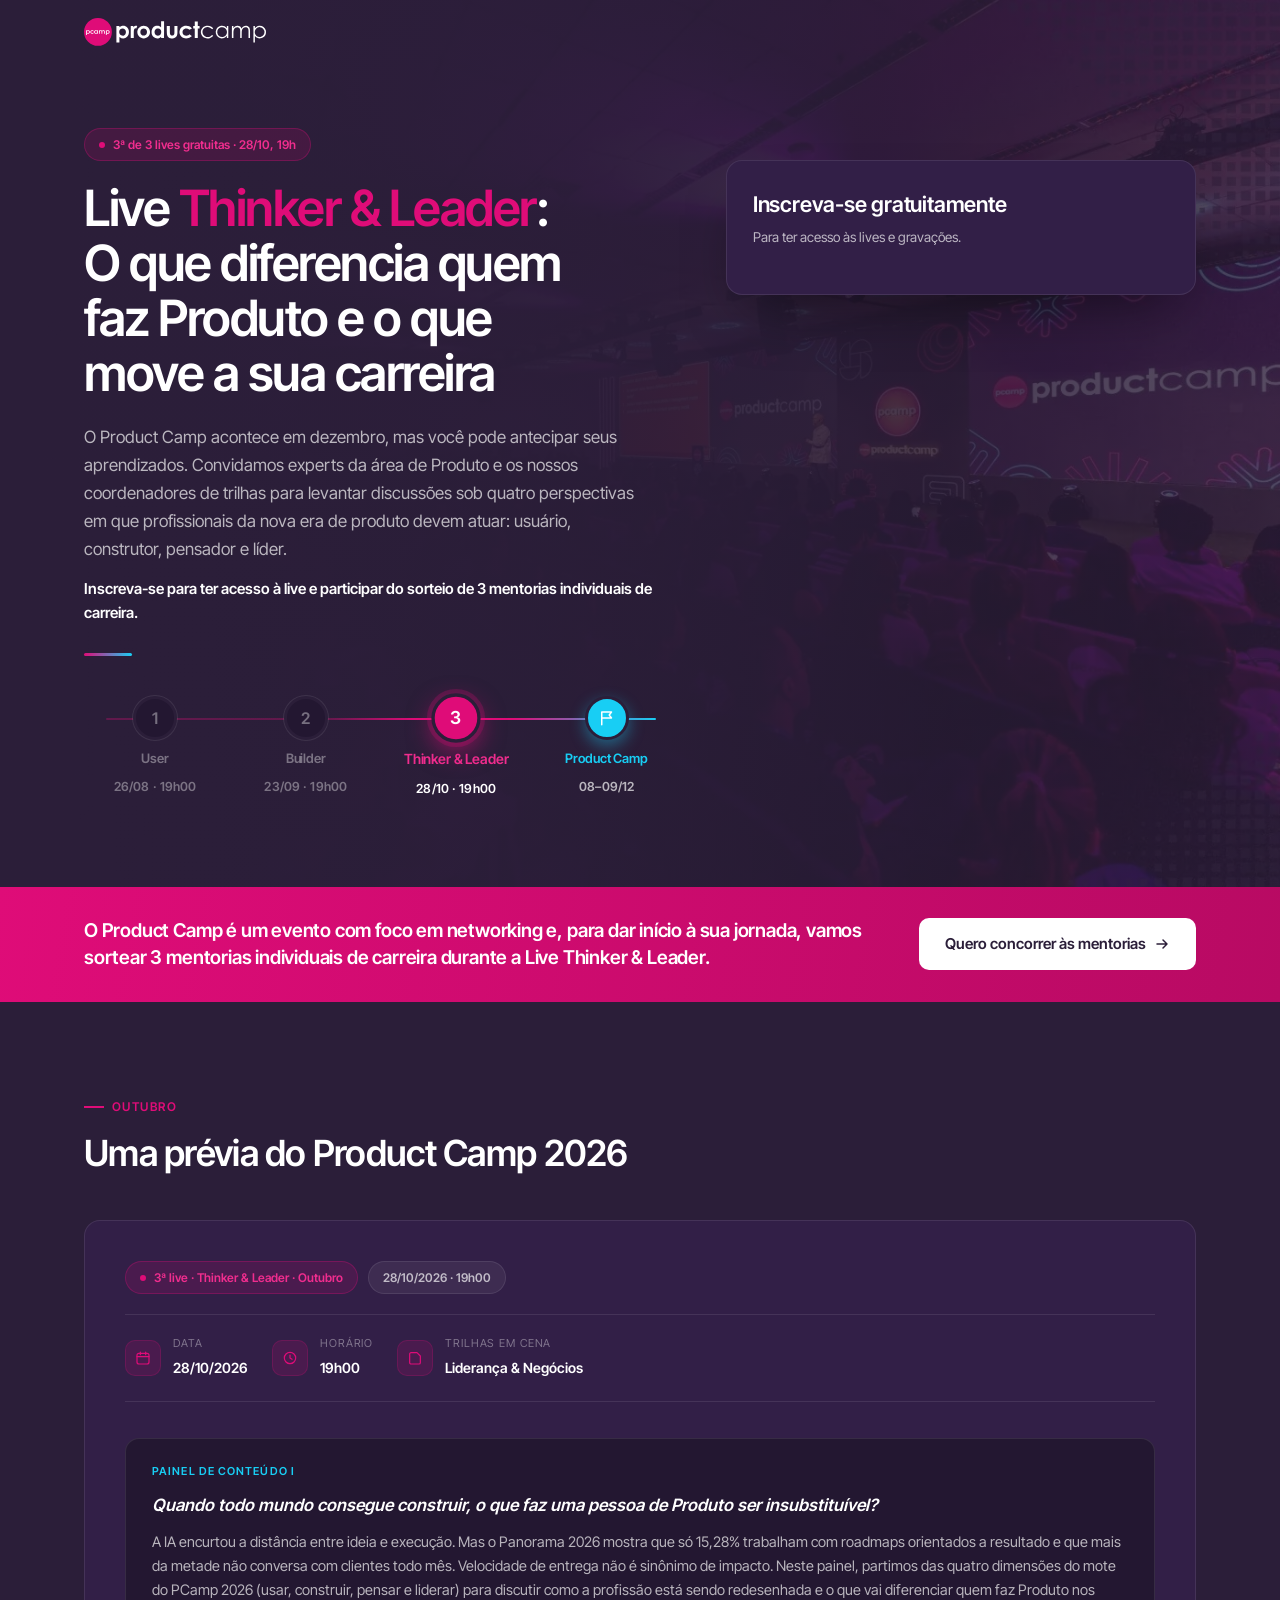
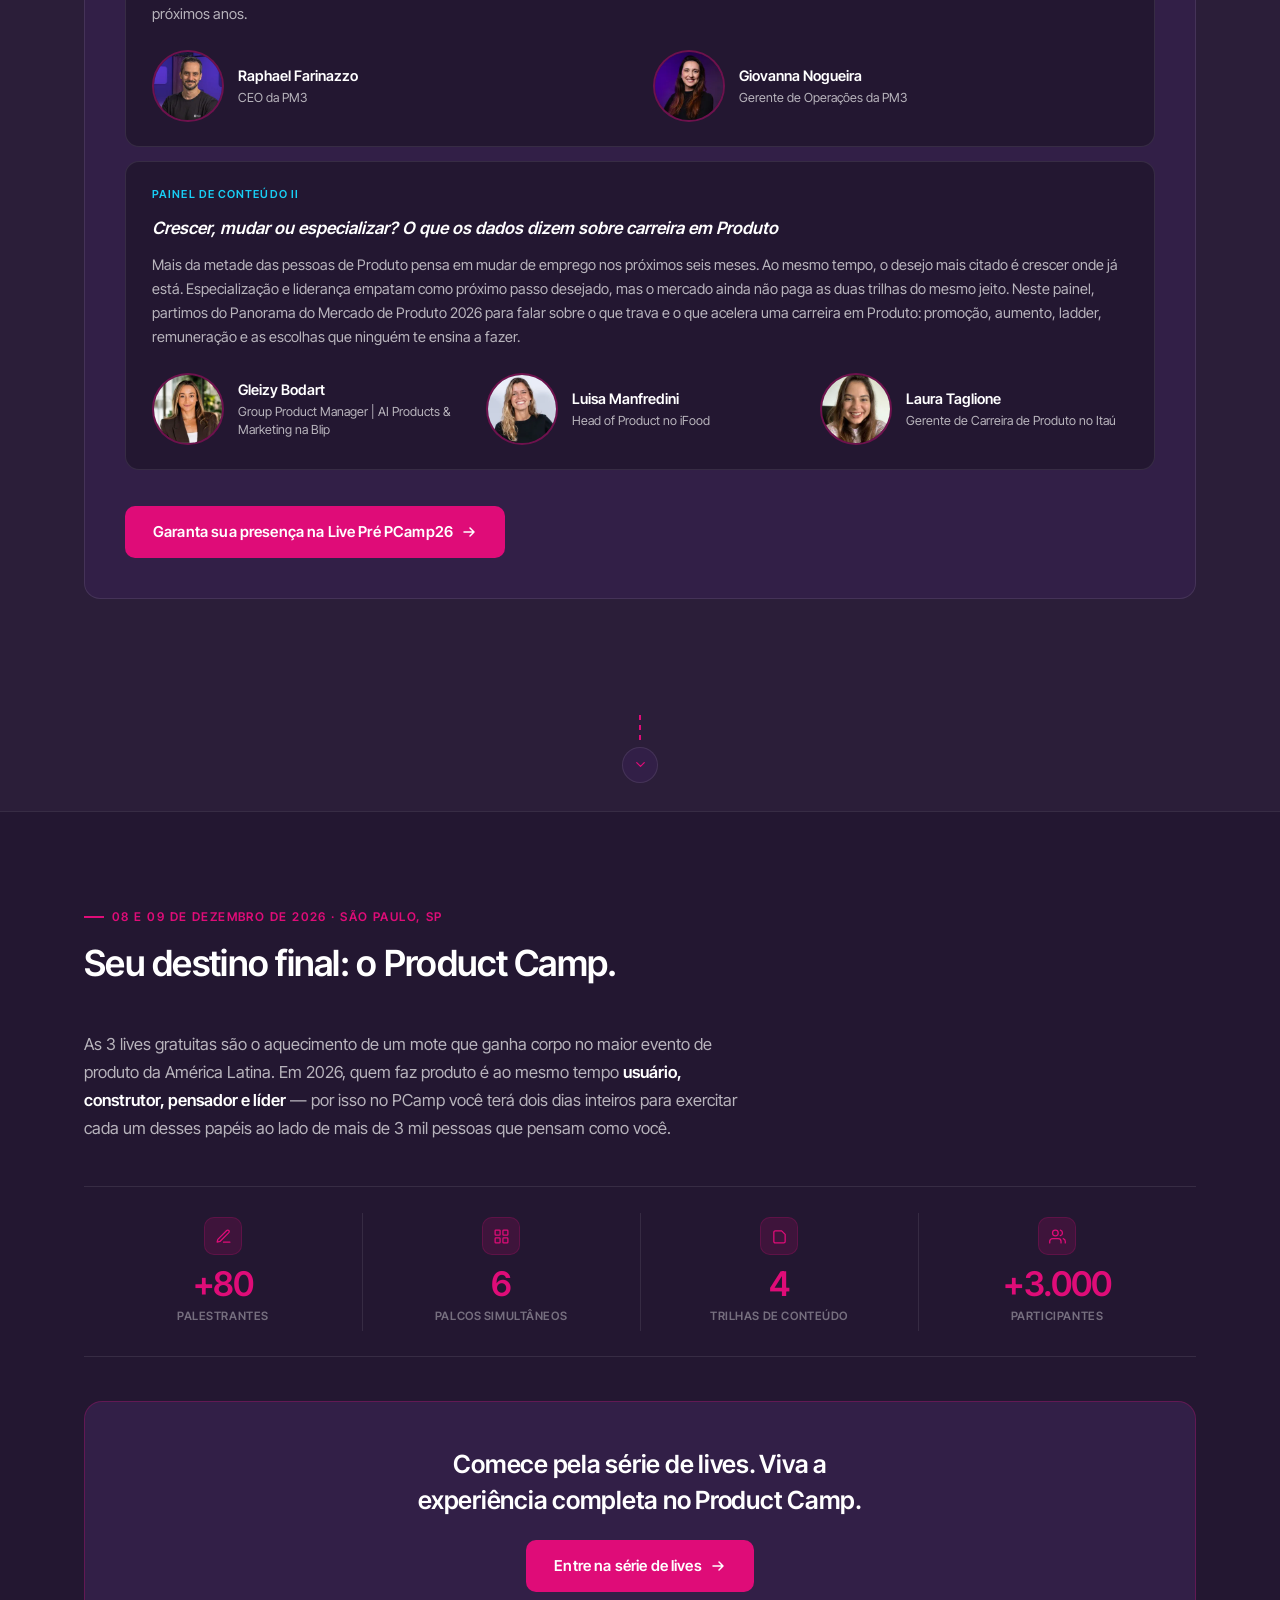
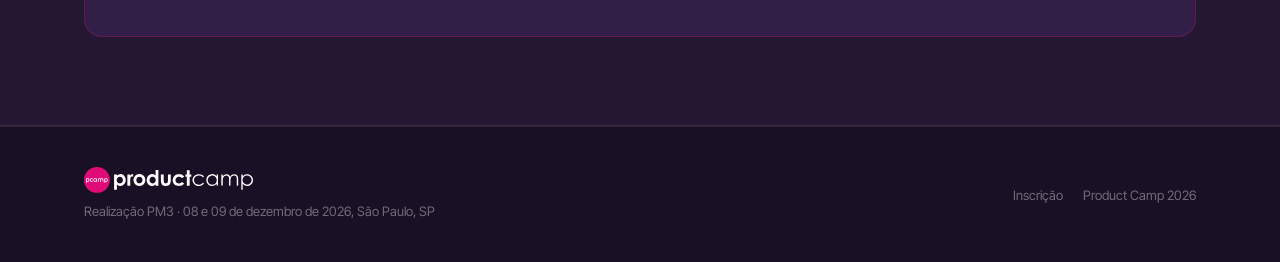
<file: lives-pre-pcamp26/index.html>
<!DOCTYPE html>
<html lang="pt-BR">
<head>
<!-- Google Tag Manager (deferido até idle para reduzir TBT) -->
<script>
window.dataLayer = window.dataLayer || [];
(function(){
  var loaded = false;
  function loadGTM(){
    if (loaded) return;
    loaded = true;
    window.dataLayer.push({'gtm.start': new Date().getTime(), event: 'gtm.js'});
    var f = document.getElementsByTagName('script')[0],
        j = document.createElement('script');
    j.async = true;
    j.src = 'https://www.googletagmanager.com/gtm.js?id=GTM-WW5K4VP';
    f.parentNode.insertBefore(j, f);
  }
  if ('requestIdleCallback' in window) {
    requestIdleCallback(loadGTM, { timeout: 2000 });
  } else {
    setTimeout(loadGTM, 2000);
  }
})();
</script>
<!-- End Google Tag Manager -->
<meta charset="UTF-8">
<meta name="viewport" content="width=device-width, initial-scale=1.0">
<!--
  ╔══════════════════════════════════════════════════════════════════╗
  ║  ATUALIZAR A CADA LIVE                                           ║
  ║  Esta página é DATADA: o topo fala da próxima live, não da       ║
  ║  série em geral. Ao virar para a live seguinte, mexa em:         ║
  ║                                                                  ║
  ║   1. meta description        (logo abaixo)                       ║
  ║   2. og:title / og:description                                   ║
  ║   3. twitter:title / twitter:description                         ║
  ║   4. <title>                                                     ║
  ║   5. .hero-badge     — tag datada acima do H1                    ║
  ║   6. .hero-title     — H1, com .accent na persona                ║
  ║   7. seção #live1    — vira a live da vez                        ║
  ║   8. .journey-track  — move .past/.next um passo à frente        ║
  ║                                                                  ║
  ║  Na 3ª live a seção #proximas deixou de existir: não há live     ║
  ║  futura para listar. A OFERTA passou a ser a live da vez +       ║
  ║  gravações. Rever o texto da oferta no hero, no CTA e em #live1. ║
  ║                                                                  ║
  ║  NÃO mexer: canonical, og:url (a URL da página não muda) e o     ║
  ║  JSON-LD dos 3 eventos, que já cobre a série inteira.            ║
  ╚══════════════════════════════════════════════════════════════════╝
-->
<meta name="description" content="28/10, 19h — Live Thinker &amp; Leader: o que diferencia quem faz Produto e o que move a sua carreira, em dois painéis com dados do Panorama 2026. Grátis.">
<meta name="robots" content="index, follow">
<meta name="author" content="PM3">
<meta name="theme-color" content="#2B1E39">
<link rel="canonical" href="https://www.productcamp.com.br/lives-pre-pcamp26/">
<meta property="og:type" content="website">
<meta property="og:site_name" content="Product Camp">
<meta property="og:locale" content="pt_BR">
<meta property="og:title" content="Live Thinker &amp; Leader · 28/10: o que diferencia quem faz Produto">
<meta property="og:description" content="Terceira das 3 lives gratuitas rumo ao Product Camp 2026. Dois painéis sobre profissão e carreira em Produto, com dados do Panorama 2026.">
<meta property="og:image" content="https://www.productcamp.com.br/assets/img/og-image.png">
<meta property="og:image:width" content="1200">
<meta property="og:image:height" content="630">
<meta property="og:image:alt" content="Product Camp 2026 — o maior evento de produto da América Latina, 08 e 09 de dezembro, São Paulo.">
<meta property="og:url" content="https://www.productcamp.com.br/lives-pre-pcamp26/">
<meta name="twitter:card" content="summary_large_image">
<meta name="twitter:title" content="Live Thinker &amp; Leader · 28/10: o que diferencia quem faz Produto">
<meta name="twitter:description" content="Terceira das 3 lives gratuitas rumo ao Product Camp 2026. Profissão e carreira em Produto, com dados do Panorama 2026.">
<meta name="twitter:image" content="https://www.productcamp.com.br/assets/img/og-image.png">
<title>Live Thinker &amp; Leader · 28/10: carreira em Produto</title>
<link rel="icon" type="image/png" sizes="32x32" href="/favicon.png">
<link rel="icon" type="image/png" sizes="16x16" href="/favicon-16.png">
<link rel="apple-touch-icon" sizes="180x180" href="/apple-touch-icon.png">
<link rel="preload" as="image" href="/assets/img/bg/hero-bg.webp" fetchpriority="high">
<link rel="preload" as="font" type="font/woff2" href="/assets/fonts/INTERTIGHT-SEMIBOLD.woff2" crossorigin>
<link rel="preload" as="font" type="font/woff2" href="/assets/fonts/INTERTIGHT-REGULAR.woff2" crossorigin>
<script type="application/ld+json">
{
  "@context": "https://schema.org",
  "@graph": [
    {
      "@type": "Event",
      "name": "Live 1 — User: IA como extensão do seu repertório",
      "description": "IA como extensão do seu repertório: usar tecnologia para ampliar repertório, afiar o senso crítico e testar mais rápido, sem terceirizar o julgamento para a máquina.",
      "startDate": "2026-08-26T19:00:00-03:00",
      "eventAttendanceMode": "https://schema.org/OnlineEventAttendanceMode",
      "eventStatus": "https://schema.org/EventScheduled",
      "isAccessibleForFree": true,
      "image": "https://www.productcamp.com.br/assets/img/og-image.png",
      "url": "https://www.productcamp.com.br/lives-pre-pcamp26/",
      "location": { "@type": "VirtualLocation", "url": "https://www.productcamp.com.br/lives-pre-pcamp26/" },
      "organizer": { "@type": "Organization", "name": "PM3", "url": "https://www.cursospm3.com.br" },
      "offers": { "@type": "Offer", "price": "0", "priceCurrency": "BRL", "availability": "https://schema.org/InStock", "url": "https://www.productcamp.com.br/lives-pre-pcamp26/" }
    },
    {
      "@type": "Event",
      "name": "Live 2 — Builder",
      "description": "Autonomia, prototipagem e execução mais rápida: encurtando a distância entre intenção e entrega com Inteligência Artificial.",
      "startDate": "2026-09-23T19:00:00-03:00",
      "eventAttendanceMode": "https://schema.org/OnlineEventAttendanceMode",
      "eventStatus": "https://schema.org/EventScheduled",
      "isAccessibleForFree": true,
      "image": "https://www.productcamp.com.br/assets/img/og-image.png",
      "url": "https://www.productcamp.com.br/lives-pre-pcamp26/",
      "location": { "@type": "VirtualLocation", "url": "https://www.productcamp.com.br/lives-pre-pcamp26/" },
      "organizer": { "@type": "Organization", "name": "PM3", "url": "https://www.cursospm3.com.br" },
      "offers": { "@type": "Offer", "price": "0", "priceCurrency": "BRL", "availability": "https://schema.org/InStock", "url": "https://www.productcamp.com.br/lives-pre-pcamp26/" }
    },
    {
      "@type": "Event",
      "name": "Live 3 — Thinker & Leader",
      "description": "Dados de mercado, decisão orientada a impacto e liderança para um cenário de produto em completa transformação.",
      "startDate": "2026-10-28T19:00:00-03:00",
      "eventAttendanceMode": "https://schema.org/OnlineEventAttendanceMode",
      "eventStatus": "https://schema.org/EventScheduled",
      "isAccessibleForFree": true,
      "image": "https://www.productcamp.com.br/assets/img/og-image.png",
      "url": "https://www.productcamp.com.br/lives-pre-pcamp26/",
      "location": { "@type": "VirtualLocation", "url": "https://www.productcamp.com.br/lives-pre-pcamp26/" },
      "organizer": { "@type": "Organization", "name": "PM3", "url": "https://www.cursospm3.com.br" },
      "offers": { "@type": "Offer", "price": "0", "priceCurrency": "BRL", "availability": "https://schema.org/InStock", "url": "https://www.productcamp.com.br/lives-pre-pcamp26/" }
    }
  ]
}
</script>
<style>
  @font-face { font-family:'InterTight'; src:url('/assets/fonts/INTERTIGHT-REGULAR.woff2') format('woff2'); font-weight:400; font-style:normal; font-display:swap; }
  @font-face { font-family:'InterTight'; src:url('/assets/fonts/INTERTIGHT-SEMIBOLD.woff2') format('woff2'); font-weight:600; font-style:normal; font-display:swap; }
</style>
<style>
  *,*::before,*::after{box-sizing:border-box; margin:0; padding:0;}
  :root{
    --navy:        #2B1E39;
    --navy-mid:    #231731;
    --navy-card:   #321f47;
    --navy-border: rgba(255,255,255,0.09);
    --pink:        #DF0C78;
    --pink-light:  #f02d8e;
    --pink-muted:  rgba(223,12,120,0.14);
    --cyan:        #18CEF4;
    --cyan-muted:  rgba(24,206,244,0.12);
    --white:       #ffffff;
    --white-70:    rgba(255,255,255,0.68);
    --white-40:    rgba(255,255,255,0.38);
    --white-10:    rgba(255,255,255,0.06);
    --section-pad: 88px;
    --font-display: 'InterTight', sans-serif;
    --font-body:    'InterTight', sans-serif;
  }
  html{scroll-behavior:smooth;}
  body{background:var(--navy); color:var(--white); font-family:var(--font-body); font-size:16px; line-height:1.6; overflow-x:hidden;}
  a{color:inherit; text-decoration:none;}
  img{max-width:100%; display:block; height:auto;}
  section{padding:var(--section-pad) 0;}
  .container{max-width:1160px; margin:0 auto; padding:0 24px;}
  h1,h2,h3,.final-cta-row p{text-wrap:balance;}
  /* ── NAV ── */
  nav{position:fixed; top:0; left:0; right:0; z-index:100; background:rgba(43,30,57,0); backdrop-filter:blur(0px); border-bottom:1px solid transparent; transition:background .35s, backdrop-filter .35s, border-color .35s;}
  nav.scrolled{background:rgba(43,30,57,.96); backdrop-filter:blur(14px); border-bottom:1px solid var(--navy-border);}
  /* Sem CTA ao lado da logo: flex-start mantém a logo ancorada à esquerda do container. */
  .nav-inner{display:flex; align-items:center; justify-content:flex-start; height:64px; max-width:1160px; margin:0 auto; padding:0 24px;}
  .nav-logo{display:flex; align-items:center;}
  .logo-img--header{height:28px; width:auto;}
  /* ── HERO ── */
  .hero{position:relative; overflow:hidden; padding-top:64px; background-image:url('/assets/img/bg/hero-bg.webp'); background-size:cover; background-position:center right; background-repeat:no-repeat;}
  .hero-bg{position:absolute; inset:0; background:linear-gradient(100deg, rgba(43,30,57,.97) 0%, rgba(43,30,57,.93) 42%, rgba(43,30,57,.86) 68%, rgba(43,30,57,.78) 100%); pointer-events:none;}
  .hero-inner{position:relative; z-index:1; max-width:1160px; margin:0 auto; padding:64px 24px 0; display:grid; grid-template-columns:1.2fr .95fr; gap:48px; align-items:start;}
  /* tag do hero — reaproveita o visual de .live-badge, só acrescenta o respiro até o H1 */
  .hero-badge{margin-bottom:20px;}
  .hero-title{font-family:var(--font-display); font-size:clamp(30px,4.2vw,50px); font-weight:600; line-height:1.1; letter-spacing:-.03em; margin-bottom:22px;}
  .hero-title .accent{color:var(--pink);}
  .hero-subtitle{font-size:clamp(15px,1.6vw,17px); color:var(--white-70); line-height:1.65; margin-bottom:14px; max-width:560px;}
  .hero-note{font-size:15px; color:var(--white-70); margin-bottom:28px;}
  .hero-note strong{color:var(--white); font-weight:600;}
  /* A régua fecha o bloco de texto; o respiro até a jornada fica todo em .journey-track
     (margin-bottom:0 aqui evita depender de colapso de margem, que não ocorre no mobile
     porque .hero-copy vira display:contents e os filhos passam a ser itens do grid). */
  .hero-rule{width:48px; height:3px; background:linear-gradient(90deg,var(--pink),var(--cyan)); border-radius:2px; margin-bottom:0; display:block;}
  .btn-primary{display:inline-flex; align-items:center; gap:8px; background:var(--pink); color:#fff; font-family:var(--font-body); font-weight:600; font-size:15px; padding:14px 28px; border-radius:10px; transition:background .2s, transform .15s, box-shadow .2s; letter-spacing:.01em; white-space:nowrap;}
  .btn-primary:hover{background:var(--pink-light); transform:translateY(-2px); box-shadow:0 8px 24px rgba(223,12,120,.35);}
  .btn-primary svg{flex-shrink:0;}
  /* ── JOURNEY TRACK (hero) ── */
  .journey-track{position:relative; display:flex; justify-content:space-between; gap:8px; margin-top:40px;}
  /* O trecho já percorrido (lives 1 e 2) fica apagado; a linha acende a partir da live da vez. */
  .journey-track::before{content:''; position:absolute; top:22px; left:22px; right:22px; height:2px; background:linear-gradient(90deg, rgba(223,12,120,.3) 0%, rgba(223,12,120,.3) 40%, var(--pink) 56%, var(--pink) 74%, var(--cyan) 100%); z-index:0; border-radius:2px;}
  .journey-step{position:relative; z-index:1; display:flex; flex-direction:column; align-items:center; text-align:center; gap:10px; flex:1 1 0; min-width:0; transition:transform .2s ease;}
  .journey-step:hover{transform:translateY(-3px);}
  .journey-dot{width:44px; height:44px; border-radius:50%; background:var(--pink); color:#fff; display:flex; align-items:center; justify-content:center; font-family:var(--font-display); font-weight:600; font-size:16px; box-shadow:0 6px 16px rgba(223,12,120,.4); border:3px solid var(--navy); flex-shrink:0;}
  .journey-step.final .journey-dot{background:var(--cyan); box-shadow:0 6px 16px rgba(24,206,244,.4);}
  .journey-step.final .journey-dot svg{width:18px; height:18px; stroke:#fff; fill:none; stroke-width:2; stroke-linecap:round; stroke-linejoin:round;}
  .journey-persona{font-size:13px; font-weight:600; color:var(--white); letter-spacing:-.01em; line-height:1.3;}
  .journey-step.final .journey-persona{color:var(--cyan);}
  .journey-date{font-size:12.5px; font-weight:600; color:var(--white-70); letter-spacing:.01em;}
  /* estado da jornada: a live que já passou perde destaque, a live da vez ganha */
  .journey-step.past .journey-dot{background:var(--navy-mid); color:var(--white-40); box-shadow:0 0 0 1px var(--navy-border);}
  .journey-step.past .journey-persona, .journey-step.past .journey-date{color:var(--white-40);}
  .journey-step.next .journey-dot{transform:scale(1.12); box-shadow:0 0 0 4px rgba(223,12,120,.22), 0 8px 22px rgba(223,12,120,.55);}
  .journey-step.next .journey-persona{color:var(--pink-light); font-size:14px;}
  .journey-step.next .journey-date{color:var(--white);}
  /* form card in hero */
  .form-card{background:var(--navy-card); border:1px solid var(--navy-border); border-radius:16px; padding:30px 26px 24px; position:sticky; top:96px; box-shadow:0 30px 60px -25px rgba(0,0,0,.55);}
  .form-card h3{font-family:var(--font-display); font-size:1.35rem; font-weight:600; margin-bottom:8px; line-height:1.28; letter-spacing:-.01em;}
  .form-card p.desc{font-size:13.5px; color:var(--white-70); margin-bottom:22px; line-height:1.55;}
  /* HubSpot form skin */
  .hs-form-slot ::placeholder{color:var(--white-40);}
  .hs-form-slot label{font-size:12.5px !important; font-weight:600 !important; color:var(--white-70) !important; margin-bottom:6px !important; display:block !important;}
  .hs-form-slot input[type="text"], .hs-form-slot input[type="email"], .hs-form-slot input[type="tel"], .hs-form-slot select, .hs-form-slot textarea{
    width:100% !important; background:rgba(255,255,255,.04) !important; border:1px solid var(--navy-border) !important;
    border-radius:8px !important; padding:11px 12px !important; color:var(--white) !important; font-family:var(--font-body) !important; font-size:14px !important;
  }
  .hs-form-slot .hs-form-field{margin-bottom:14px !important;}
  .hs-form-slot .hs-button{
    width:100% !important; background:var(--pink) !important; color:#fff !important; border:none !important;
    border-radius:10px !important; padding:13px 20px !important; font-weight:600 !important; font-size:15px !important;
    font-family:var(--font-body) !important; cursor:pointer !important; transition:background .2s, transform .15s !important;
  }
  .hs-form-slot .hs-button:hover{background:var(--pink-light) !important;}
  .hs-form-slot .hs-error-msgs{color:var(--pink-light) !important; font-size:12px !important; list-style:none !important; margin-top:4px !important;}
  .hs-form-slot .hs-richtext, .hs-form-slot .legal-consent-container{color:var(--white-40) !important; font-size:11.5px !important; line-height:1.5 !important;}
  @media (max-width:960px){
    .hero-inner{grid-template-columns:1fr; gap:0;}
    .form-card{position:relative; top:0;}
    /* Mobile: o wrapper deixa de gerar caixa para que tag, título e formulário virem
       itens do mesmo grid e possam ser reordenados. Ordem no topo:
       tag → título → formulário → parágrafo de abertura → restante (ordem do HTML). */
    .hero-copy{display:contents;}
    .hero-copy > .hero-badge{order:-3; justify-self:start;}
    .hero-copy > .hero-title{order:-2;}
    .hero-inner > .form-card{order:-1; margin-bottom:28px;}
  }
  @media (max-width:640px){
    .hero-inner{padding:44px 20px 0;}
    .journey-dot{width:36px; height:36px; font-size:14px;}
    .journey-track::before{top:18px; left:18px; right:18px;}
    .journey-persona{font-size:11.5px;}
    .journey-step.next .journey-persona{font-size:12.5px;}
    .journey-date{font-size:11px;}
  }
  @media (max-width:420px){
    .journey-track{flex-wrap:wrap; row-gap:24px;}
    .journey-track::before{display:none;}
    .journey-step{flex:0 0 calc(50% - 4px);}
  }
  /* ── FAIXA DO SORTEIO (entre o hero e #live1) ──
     Faixa fina em rosa para se destacar do navy das dobras vizinhas. O botão é
     claro (e não o .btn-primary rosa) para não sumir sobre o fundo da faixa.
     Desktop: frase à esquerda, botão à direita. Mobile: empilha, botão em largura total. */
  .raffle-band{padding:30px 0; background:linear-gradient(100deg, var(--pink) 0%, #b80a63 100%);}
  .raffle-inner{display:flex; align-items:center; justify-content:space-between; gap:32px;}
  .raffle-text{font-family:var(--font-display); font-weight:600; font-size:clamp(16px,1.7vw,19px); line-height:1.45; letter-spacing:-.01em; max-width:68ch; text-wrap:pretty;}
  .btn-light{display:inline-flex; align-items:center; justify-content:center; gap:8px; flex-shrink:0; background:var(--white); color:var(--navy); font-family:var(--font-body); font-weight:600; font-size:15px; padding:14px 26px; border-radius:10px; white-space:nowrap; transition:transform .15s, box-shadow .2s;}
  .btn-light:hover{transform:translateY(-2px); box-shadow:0 8px 24px rgba(43,30,57,.35);}
  .btn-light svg{flex-shrink:0;}
  @media (max-width:760px){
    .raffle-band{padding:28px 0;}
    .raffle-inner{flex-direction:column; align-items:stretch; gap:20px;}
    .btn-light{width:100%; white-space:normal; text-align:center;}
  }
  /* ── SECTION GENERIC ── */
  .section-alt{background:var(--navy-mid);}
  .section-label{display:inline-flex; align-items:center; gap:8px; font-size:12px; font-weight:600; letter-spacing:.12em; text-transform:uppercase; color:var(--pink); margin-bottom:16px;}
  .section-label::before{content:''; width:20px; height:2px; background:var(--pink); display:inline-block; flex-shrink:0;}
  .section-title{font-family:var(--font-display); font-size:clamp(24px,3.4vw,36px); font-weight:600; line-height:1.22; letter-spacing:-.02em; margin-bottom:16px; max-width:640px;}
  .section-head{margin-bottom:44px;}
  /* ── FLOW CONNECTOR (between dobras) ── */
  .flow-connector{display:flex; flex-direction:column; align-items:center; gap:6px; padding:28px 0; position:relative; z-index:2;}
  .flow-connector .stem{width:2px; height:26px; background:repeating-linear-gradient(to bottom, var(--pink) 0 5px, transparent 5px 10px);}
  .flow-connector .node{width:36px; height:36px; border-radius:50%; background:var(--navy-card); border:1px solid var(--navy-border); display:flex; align-items:center; justify-content:center;}
  .flow-connector .node svg{width:15px; height:15px; stroke:var(--pink); fill:none; stroke-width:2; stroke-linecap:round; stroke-linejoin:round;}
  /* ── LIVE 1 FEATURE CARD ── */
  .live-card{background:var(--navy-card); border:1px solid var(--navy-border); border-radius:16px; padding:40px; position:relative; overflow:hidden;}
  .live-top{display:flex; flex-wrap:wrap; gap:10px; align-items:center; margin-bottom:20px;}
  .live-badge{display:inline-flex; align-items:center; gap:8px; background:var(--pink-muted); border:1px solid rgba(223,12,120,.3); color:var(--pink-light); font-size:12px; font-weight:600; padding:6px 14px; border-radius:100px;}
  .live-badge::before{content:''; width:6px; height:6px; background:var(--pink); border-radius:50%; flex-shrink:0;}
  .live-date-badge{font-size:12px; font-weight:600; color:var(--white-70); background:var(--white-10); border:1px solid var(--navy-border); padding:6px 14px; border-radius:100px;}
  .live-headline{font-family:var(--font-display); font-size:clamp(21px,2.6vw,27px); font-weight:600; letter-spacing:-.01em; margin-bottom:16px; max-width:28ch;}
  .live-desc{color:var(--white-70); font-size:15.5px; line-height:1.65; max-width:66ch; margin-bottom:32px;}
  .meta-row{display:flex; flex-wrap:wrap; gap:24px; margin-bottom:36px; padding:20px 0; border-top:1px solid var(--navy-border); border-bottom:1px solid var(--navy-border);}
  .meta-item{display:flex; align-items:center; gap:12px;}
  .meta-icon{width:36px; height:36px; border-radius:10px; background:var(--pink-muted); border:1px solid rgba(223,12,120,.2); display:flex; align-items:center; justify-content:center; flex-shrink:0;}
  .meta-icon svg{width:16px; height:16px; stroke:var(--pink); fill:none; stroke-width:1.8; stroke-linecap:round; stroke-linejoin:round;}
  .meta-label{font-size:11px; color:var(--white-40); text-transform:uppercase; letter-spacing:.08em; display:block; margin-bottom:2px;}
  .meta-value{font-size:14px; font-weight:600; color:var(--white);}
  /* agenda — os dois painéis de conteúdo, um embaixo do outro: cada painel tem
     título, descritivo longo e dois ou três palestrantes, então ocupa a largura
     inteira. Dentro do painel os palestrantes ficam lado a lado (grade de 2
     colunas; 3 no painel com trio, via .agenda-speakers--trio) e colam no rodapé
     (margin-top:auto) para alinharem entre os painéis. */
  .agenda-stack{display:grid; grid-template-columns:1fr; gap:14px; margin-bottom:36px;}
  .agenda-block{display:flex; flex-direction:column; background:var(--navy-mid); border:1px solid var(--navy-border); border-radius:14px; padding:24px 26px;}
  .agenda-kicker{display:inline-flex; align-self:flex-start; align-items:center; gap:8px; font-size:11px; font-weight:600; letter-spacing:.1em; text-transform:uppercase; color:var(--cyan); margin-bottom:14px;}
  /* Título e descritivo ocupam a largura inteira do quadrante — sem max-width não
     sobra faixa vazia à direita, e o título quebra na mesma medida do descritivo.
     text-wrap:pretty em vez do balance herdado de h1,h2,h3: balance centraliza a
     quebra e devolveria justamente o vazio à direita que se quer eliminar. */
  .agenda-title{font-size:17px; font-weight:600; font-style:italic; line-height:1.4; margin-bottom:12px; text-wrap:pretty;}
  .agenda-desc{font-size:14.5px; color:var(--white-70); line-height:1.65; margin-bottom:24px;}
  .agenda-speakers{display:grid; grid-template-columns:repeat(2,minmax(0,1fr)); gap:18px 26px; margin-top:auto;}
  .agenda-speakers--trio{grid-template-columns:repeat(3,minmax(0,1fr));}
  .agenda-speaker{display:flex; align-items:center; gap:14px; min-width:0;}
  /* No tablet, três colunas deixam pouco espaço ao lado da foto: o cargo quebraria
     palavra a palavra. Aqui a foto sobe para cima do nome; abaixo de 760px a grade
     vira uma coluna só (regra de .agenda-speakers no media de 760px). */
  @media (min-width:761px) and (max-width:960px){
    .agenda-speakers--trio .agenda-speaker{flex-direction:column; align-items:flex-start; gap:12px;}
  }
  .agenda-avatar{width:72px; height:72px; border-radius:50%; object-fit:cover; object-position:top center; background:var(--pink-muted); border:2px solid rgba(223,12,120,.3); display:flex; align-items:center; justify-content:center; font-family:var(--font-display); font-weight:600; font-size:18px; color:var(--pink-light); flex-shrink:0;}
  .agenda-speaker-name{font-size:14.5px; font-weight:600; margin-bottom:2px;}
  .agenda-speaker-role{font-size:12.5px; color:var(--white-70); line-height:1.45;}
  /* ── FINAL SECTION (dobra 4) ── */
  .final-section{background:var(--navy-mid); border-top:1px solid var(--navy-border); border-bottom:1px solid var(--navy-border);}
  .final-lead{font-size:16.5px; color:var(--white-70); line-height:1.7; max-width:66ch; margin-bottom:44px;}
  .final-lead strong{color:var(--white); font-weight:600;}
  .stats-grid{display:grid; grid-template-columns:repeat(4,1fr); gap:0; margin-bottom:44px; border-top:1px solid var(--navy-border); border-bottom:1px solid var(--navy-border);}
  .stat-item{display:flex; flex-direction:column; align-items:center; justify-content:center; text-align:center; padding:30px 12px; position:relative; transition:background .25s;}
  .stat-item:hover{background:rgba(223,12,120,.05);}
  .stat-item + .stat-item::before{content:''; position:absolute; left:0; top:15%; bottom:15%; width:1px; background:var(--navy-border);}
  .stat-icon{width:38px; height:38px; border-radius:10px; background:var(--pink-muted); border:1px solid rgba(223,12,120,.2); display:flex; align-items:center; justify-content:center; margin-bottom:12px;}
  .stat-icon svg{width:17px; height:17px; stroke:var(--pink); fill:none; stroke-width:1.8; stroke-linecap:round; stroke-linejoin:round;}
  .stat-number{font-family:var(--font-display); font-weight:600; color:var(--pink); line-height:1; margin-bottom:6px; letter-spacing:-.03em; font-size:clamp(24px,3vw,34px);}
  .stat-label{font-size:11.5px; font-weight:600; color:var(--white-40); letter-spacing:.05em; text-transform:uppercase;}
  .final-cta-row{display:flex; flex-direction:column; align-items:center; text-align:center; gap:22px; background:var(--navy-card); border:1px solid rgba(223,12,120,.28); border-radius:18px; padding:44px 40px;}
  .final-cta-row p{font-family:var(--font-display); font-weight:600; font-size:clamp(19px,2.4vw,25px); line-height:1.45; letter-spacing:-.01em; max-width:44ch;}
  @media (max-width:760px){
    .live-card{padding:26px;}
    .agenda-speakers{grid-template-columns:1fr; gap:16px;}
    .stats-grid{grid-template-columns:repeat(2,1fr);}
    .stat-item:nth-child(3)::before{display:none;}
    .agenda-block{padding:20px;}
  }
  @media (max-width:480px){
    .stats-grid{grid-template-columns:1fr;}
    .stat-item + .stat-item::before{display:none;}
    .stat-item{border-top:1px solid var(--navy-border); padding:22px 12px;}
    .stat-item:first-child{border-top:none;}
    /* o CTA da live tem copy longa: no celular ele quebra em linhas em vez de estourar a tela */
    .btn-primary{white-space:normal;}
    .final-cta-row{padding:34px 22px;}
  }
  @media (max-width:560px){
    section{padding:56px 0;}
    .live-card{padding:22px;}
  }
  /* ── FOOTER ── */
  footer{background:#1a1025; border-top:1px solid var(--navy-border); padding:40px 0;}
  .footer-inner{display:flex; justify-content:space-between; align-items:center; flex-wrap:wrap; gap:16px;}
  .footer-logo{height:26px; width:auto; margin-bottom:8px;}
  .footer-brand-text{font-size:13px; color:var(--white-40);}
  .footer-links{list-style:none; display:flex; gap:20px;}
  .footer-links a{font-size:13px; color:var(--white-40); transition:color .2s;}
  .footer-links a:hover{color:var(--white);}
  /* ── FADE IN ── */
  .fade-in{opacity:0; transform:translateY(24px); transition:opacity .65s ease, transform .65s ease;}
  .fade-in.visible{opacity:1; transform:translateY(0);}
  ::selection{background:var(--pink); color:#fff;}
</style>
</head>
<body>
<!-- Google Tag Manager (noscript) -->
<noscript><iframe src="https://www.googletagmanager.com/ns.html?id=GTM-WW5K4VP"
height="0" width="0" style="display:none;visibility:hidden"></iframe></noscript>
<!-- End Google Tag Manager (noscript) -->
<nav id="mainNav">
  <div class="nav-inner">
    <a href="#" class="nav-logo" aria-label="Product Camp">
      <img src="/assets/img/brand/logo_escuro.svg" alt="productcamp" width="140" height="32" fetchpriority="high" class="logo-img--header">
    </a>
  </div>
</nav>
<main>
  <!-- ============ HERO (H1) ============ -->
  <section class="hero">
    <div class="hero-bg"></div>
    <div class="hero-inner">
      <div class="hero-copy">
        <span class="live-badge hero-badge">3ª de 3 lives gratuitas &middot; 28/10, 19h</span>
        <h1 class="hero-title">Live <span class="accent">Thinker &amp; Leader</span>: O que diferencia quem faz Produto e o que move a sua carreira</h1>
        <p class="hero-subtitle">O Product Camp acontece em dezembro, mas você pode antecipar seus aprendizados. Convidamos experts da área de Produto e os nossos coordenadores de trilhas para levantar discussões sob quatro perspectivas em que profissionais da nova era de produto devem atuar: usuário, construtor, pensador e líder.</p>
        <p class="hero-note"><strong>Inscreva-se para ter acesso à live e participar do sorteio de 3 mentorias individuais de carreira.</strong></p>
        <span class="hero-rule"></span>
        <!-- jornada: 3 lives + destino final.
             .past = live que já aconteceu (apagada); .next = a live da vez (em destaque).
             Ao virar a live, mova as duas classes um passo à frente. -->
        <div class="journey-track">
          <a class="journey-step past" href="#inscricao">
            <span class="journey-dot">1</span>
            <span class="journey-persona">User</span>
            <span class="journey-date">26/08 &middot; 19h00</span>
          </a>
          <a class="journey-step past" href="#inscricao">
            <span class="journey-dot">2</span>
            <span class="journey-persona">Builder</span>
            <span class="journey-date">23/09 &middot; 19h00</span>
          </a>
          <a class="journey-step next" href="#live1">
            <span class="journey-dot">3</span>
            <span class="journey-persona">Thinker &amp; Leader</span>
            <span class="journey-date">28/10 &middot; 19h00</span>
          </a>
          <a class="journey-step final" href="#pcamp">
            <span class="journey-dot"><svg viewBox="0 0 24 24" aria-hidden="true"><path d="M5 21V4M5 4h13l-3 4 3 4H5"/></svg></span>
            <span class="journey-persona">Product Camp</span>
            <span class="journey-date">08&ndash;09/12</span>
          </a>
        </div>
      </div>
      <div id="inscricao" class="form-card">
        <h3>Inscreva-se gratuitamente</h3>
        <p class="desc">Para ter acesso às lives e gravações.</p>
        <!--
          NÃO REMOVER. Não é campo de formulário — é o que alimenta o tracking.
          A variável "form name tracking" do GTM faz
            document.querySelector('input[name="pm3_b2c_form_name_tracking"]')
          no documento da página. O formulário HubSpot é V4 e renderiza em iframe,
          então o campo equivalente que existe lá dentro fica fora do alcance dela.
          Este input espelha aquele valor no DOM da página, que é onde o GTM procura.

          Precisa ficar FORA do #hsFormSlot: ao renderizar no target, o HubSpot
          substitui todo o conteúdo daquela div.
        -->
        <input type="hidden" name="pm3_b2c_form_name_tracking" value="pm3_b2c_pcamp_26_sequencia_de_lives">
        <div class="hs-form-slot" id="hsFormSlot">
          <!-- Loader da HubSpot: NÃO adicionar defer/async. O inline abaixo chama
               hbspt.forms.create logo em seguida; deferir só o loader faria o
               inline rodar antes e quebrar o formulário ("hbspt is not defined"). -->
          <script charset="utf-8" type="text/javascript" src="//js.hsforms.net/forms/embed/v2.js"></script>
          <script>
            (() => {
              const PORTAL_ID = "21748317";
              const FORM_ID   = "8f00c872-0942-4003-a3ea-4cbe0e7822cb";
              const REGION    = "na1";
              const TARGET_ID = "hsFormSlot";

              /* Lê o valor do MESMO input que a variável do GTM consulta, para os
                 dois nunca divergirem: se um enxerga, o outro enxerga.
                 O push de form_name é redundante hoje, já que a tag usa a variável
                 de JavaScript — fica como dado do evento, caso o container migre
                 para Data Layer depois. */
              const FORM_NAME =
                document.querySelector('input[name="pm3_b2c_form_name_tracking"]')?.value || "";

              const initForm = () => {
                if (window.hbspt) {
                  window.hbspt.forms.create({
                    portalId: PORTAL_ID,
                    formId: FORM_ID,
                    region: REGION,
                    target: `#${TARGET_ID}`,
                  });
                }
              };

              initForm();

              /* Envio do formulário via postMessage, e não pelo callback
                 onFormSubmitted dentro do create(): o HubSpot V4 não dispara mais
                 o callback direto, e o postMessage funciona nas duas versões.
                 O filtro por event.data.id garante que só este formulário conta,
                 caso outro form HubSpot entre na página depois. */
              window.addEventListener("message", (event) => {
                if (
                  event.data &&
                  event.data.type === "hsFormCallback" &&
                  event.data.eventName === "onFormSubmitted" &&
                  event.data.id === FORM_ID
                ) {
                  window.dataLayer = window.dataLayer || [];
                  window.dataLayer.push({
                    event: "generate_lead",
                    form_name: FORM_NAME,
                    hs_form_id: FORM_ID,
                    hs_portal_id: PORTAL_ID
                  });

                  setTimeout(() => {
                    window.location.href = "/lives-pre-pcamp26";
                  }, 600);
                }
              });
            })();
          </script>
        </div>
      </div>
    </div>
  </section>
  <!-- ============ FAIXA — SORTEIO DE MENTORIAS ============ -->
  <section class="raffle-band" aria-label="Sorteio de mentorias de carreira">
    <div class="container raffle-inner">
      <p class="raffle-text">O Product Camp é um evento com foco em networking e, para dar início à sua jornada, vamos sortear 3 mentorias individuais de carreira durante a Live Thinker &amp; Leader.</p>
      <a href="#inscricao" class="btn-light">
        Quero concorrer às mentorias
        <svg width="16" height="16" viewBox="0 0 16 16" fill="none" aria-hidden="true"><path d="M3 8h10M9 4l4 4-4 4" stroke="currentColor" stroke-width="1.5" stroke-linecap="round" stroke-linejoin="round"/></svg>
      </a>
    </div>
  </section>
  <!-- ============ DOBRA 2 — LIVE 1 (H2) ============ -->
  <section class="fade-in" id="live1">
    <div class="container">
      <div class="section-head">
        <span class="section-label">Outubro</span>
        <h2 class="section-title">Uma prévia do Product Camp&nbsp;2026</h2>
      </div>
      <div class="live-card">
        <div class="live-top">
          <span class="live-badge">3ª live &middot; Thinker &amp; Leader &middot; Outubro</span>
          <span class="live-date-badge">28/10/2026 &middot; 19h00</span>
        </div>
        <div class="meta-row">
          <div class="meta-item">
            <span class="meta-icon"><svg viewBox="0 0 24 24" aria-hidden="true"><rect x="3" y="5" width="18" height="16" rx="3"/><path d="M3 10h18M8 3v4M16 3v4"/></svg></span>
            <span><span class="meta-label">Data</span><span class="meta-value">28/10/2026</span></span>
          </div>
          <div class="meta-item">
            <span class="meta-icon"><svg viewBox="0 0 24 24" aria-hidden="true"><circle cx="12" cy="12" r="8.5"/><path d="M12 7.5V12l3 2"/></svg></span>
            <span><span class="meta-label">Horário</span><span class="meta-value">19h00</span></span>
          </div>
          <div class="meta-item">
            <span class="meta-icon"><svg viewBox="0 0 24 24" aria-hidden="true"><path d="M4 19V6a2 2 0 0 1 2-2h9l5 5v10a2 2 0 0 1-2 2H6a2 2 0 0 1-2-2Z"/></svg></span>
            <span><span class="meta-label">Trilhas em cena</span><span class="meta-value">Liderança &amp; Negócios</span></span>
          </div>
        </div>
        <div class="agenda-stack">
          <div class="agenda-block">
            <span class="agenda-kicker">Painel de conteúdo I</span>
            <h3 class="agenda-title">Quando todo mundo consegue construir, o que faz uma pessoa de Produto ser insubstituível?</h3>
            <p class="agenda-desc">A IA encurtou a distância entre ideia e execução. Mas o Panorama 2026 mostra que só 15,28% trabalham com roadmaps orientados a resultado e que mais da metade não conversa com clientes todo mês. Velocidade de entrega não é sinônimo de impacto. Neste painel, partimos das quatro dimensões do mote do PCamp 2026 (usar, construir, pensar e liderar) para discutir como a profissão está sendo redesenhada e o que vai diferenciar quem faz Produto nos próximos anos.</p>
            <div class="agenda-speakers">
              <div class="agenda-speaker">
                <img class="agenda-avatar" src="/assets/img/lives-pcamp/raphael-farinazzo.webp" alt="Raphael Farinazzo, CEO da PM3" width="72" height="72" loading="lazy">
                <div>
                  <div class="agenda-speaker-name">Raphael Farinazzo</div>
                  <div class="agenda-speaker-role">CEO da PM3</div>
                </div>
              </div>
              <div class="agenda-speaker">
                <img class="agenda-avatar" src="/assets/img/lives-pcamp/giovanna-nogueira.webp" alt="Giovanna Nogueira, Gerente de Operações da PM3" width="72" height="72" loading="lazy">
                <div>
                  <div class="agenda-speaker-name">Giovanna Nogueira</div>
                  <div class="agenda-speaker-role">Gerente de Operações da PM3</div>
                </div>
              </div>
            </div>
          </div>
          <div class="agenda-block">
            <span class="agenda-kicker">Painel de conteúdo II</span>
            <h3 class="agenda-title">Crescer, mudar ou especializar? O que os dados dizem sobre carreira em Produto</h3>
            <p class="agenda-desc">Mais da metade das pessoas de Produto pensa em mudar de emprego nos próximos seis meses. Ao mesmo tempo, o desejo mais citado é crescer onde já está. Especialização e liderança empatam como próximo passo desejado, mas o mercado ainda não paga as duas trilhas do mesmo jeito. Neste painel, partimos do Panorama do Mercado de Produto 2026 para falar sobre o que trava e o que acelera uma carreira em Produto: promoção, aumento, ladder, remuneração e as escolhas que ninguém te ensina a fazer.</p>
            <div class="agenda-speakers agenda-speakers--trio">
              <div class="agenda-speaker">
                <img class="agenda-avatar" src="/assets/img/lives-pcamp/gleizy-bodart.webp" alt="Gleizy Bodart, Group Product Manager de AI Products &amp; Marketing na Blip" width="72" height="72" loading="lazy">
                <div>
                  <div class="agenda-speaker-name">Gleizy Bodart</div>
                  <div class="agenda-speaker-role">Group Product Manager | AI Products &amp; Marketing na Blip</div>
                </div>
              </div>
              <div class="agenda-speaker">
                <img class="agenda-avatar" src="/assets/img/lives-pcamp/luisa-manfredini.webp" alt="Luisa Manfredini, Head of Product no iFood" width="72" height="72" loading="lazy">
                <div>
                  <div class="agenda-speaker-name">Luisa Manfredini</div>
                  <div class="agenda-speaker-role">Head of Product no iFood</div>
                </div>
              </div>
              <div class="agenda-speaker">
                <img class="agenda-avatar" src="/assets/img/lives-pcamp/laura-taglione.webp" alt="Laura Taglione, Gerente de Carreira de Produto no Itaú" width="72" height="72" loading="lazy">
                <div>
                  <div class="agenda-speaker-name">Laura Taglione</div>
                  <div class="agenda-speaker-role">Gerente de Carreira de Produto no Itaú</div>
                </div>
              </div>
            </div>
          </div>
        </div>
        <a href="#inscricao" class="btn-primary">
          Garanta sua presença na Live Pré PCamp26
          <svg width="16" height="16" viewBox="0 0 16 16" fill="none" aria-hidden="true"><path d="M3 8h10M9 4l4 4-4 4" stroke="white" stroke-width="1.5" stroke-linecap="round" stroke-linejoin="round"/></svg>
        </a>
      </div>
    </div>
  </section>
  <div class="flow-connector">
    <span class="stem"></span>
    <span class="node"><svg viewBox="0 0 24 24" aria-hidden="true"><path d="M6 9l6 6 6-6"/></svg></span>
  </div>
  <!-- ============ DOBRA 4 — PRODUCT CAMP (H2) ============ -->
  <section class="final-section fade-in" id="pcamp">
    <div class="container">
      <div class="section-head">
        <span class="section-label">08 e 09 de dezembro de 2026 &middot; São Paulo, SP</span>
        <h2 class="section-title">Seu destino final: o Product Camp.</h2>
      </div>
      <p class="final-lead">As 3 lives gratuitas são o aquecimento de um mote que ganha corpo no maior evento de produto da América Latina. Em 2026, quem faz produto é ao mesmo tempo <strong>usuário, construtor, pensador e líder</strong> — por isso no PCamp você terá dois dias inteiros para exercitar cada um desses papéis ao lado de mais de 3 mil pessoas que pensam como você.</p>
      <div class="stats-grid">
        <div class="stat-item">
          <div class="stat-icon"><svg viewBox="0 0 24 24" aria-hidden="true"><path d="M12 20h9M16.5 3.5a2.121 2.121 0 013 3L7 19l-4 1 1-4L16.5 3.5z"/></svg></div>
          <div class="stat-number">+80</div>
          <div class="stat-label">Palestrantes</div>
        </div>
        <div class="stat-item">
          <div class="stat-icon"><svg viewBox="0 0 24 24" aria-hidden="true"><rect x="3" y="3" width="7" height="7" rx="1"/><rect x="14" y="3" width="7" height="7" rx="1"/><rect x="3" y="14" width="7" height="7" rx="1"/><rect x="14" y="14" width="7" height="7" rx="1"/></svg></div>
          <div class="stat-number">6</div>
          <div class="stat-label">Palcos simultâneos</div>
        </div>
        <div class="stat-item">
          <div class="stat-icon"><svg viewBox="0 0 24 24" aria-hidden="true"><path d="M4 19V6a2 2 0 0 1 2-2h9l5 5v10a2 2 0 0 1-2 2H6a2 2 0 0 1-2-2Z"/></svg></div>
          <div class="stat-number">4</div>
          <div class="stat-label">Trilhas de conteúdo</div>
        </div>
        <div class="stat-item">
          <div class="stat-icon"><svg viewBox="0 0 24 24" aria-hidden="true"><path d="M17 21v-2a4 4 0 0 0-4-4H5a4 4 0 0 0-4 4v2M9 11a4 4 0 1 0 0-8 4 4 0 0 0 0 8ZM23 21v-2a4 4 0 0 0-3-3.87M16 3.13a4 4 0 0 1 0 7.75"/></svg></div>
          <div class="stat-number">+3.000</div>
          <div class="stat-label">Participantes</div>
        </div>
      </div>
      <div class="final-cta-row">
        <p>Comece pela série de lives. Viva a experiência completa no Product&nbsp;Camp.</p>
        <a href="#inscricao" class="btn-primary">
          Entre na série de lives
          <svg width="16" height="16" viewBox="0 0 16 16" fill="none" aria-hidden="true"><path d="M3 8h10M9 4l4 4-4 4" stroke="white" stroke-width="1.5" stroke-linecap="round" stroke-linejoin="round"/></svg>
        </a>
      </div>
    </div>
  </section>
</main>
<footer>
  <div class="container footer-inner">
    <div>
      <img src="/assets/img/brand/logo_escuro.svg" alt="productcamp" class="footer-logo">
      <p class="footer-brand-text">Realização PM3 &middot; 08 e 09 de dezembro de 2026, São Paulo, SP</p>
    </div>
    <ul class="footer-links">
      <li><a href="#inscricao">Inscrição</a></li>
      <li><a href="https://www.productcamp.com.br/" target="_blank" rel="noopener">Product Camp 2026</a></li>
    </ul>
  </div>
</footer>
<script>
  const nav = document.getElementById('mainNav');
  window.addEventListener('scroll', () => {
    nav.classList.toggle('scrolled', window.scrollY > 10);
  });
  const revealEls = document.querySelectorAll('.fade-in');
  const io = new IntersectionObserver((entries) => {
    entries.forEach(e => { if (e.isIntersecting) { e.target.classList.add('visible'); io.unobserve(e.target); } });
  }, { threshold: .12 });
  revealEls.forEach(el => io.observe(el));
</script>
</body>
</html>
</file>
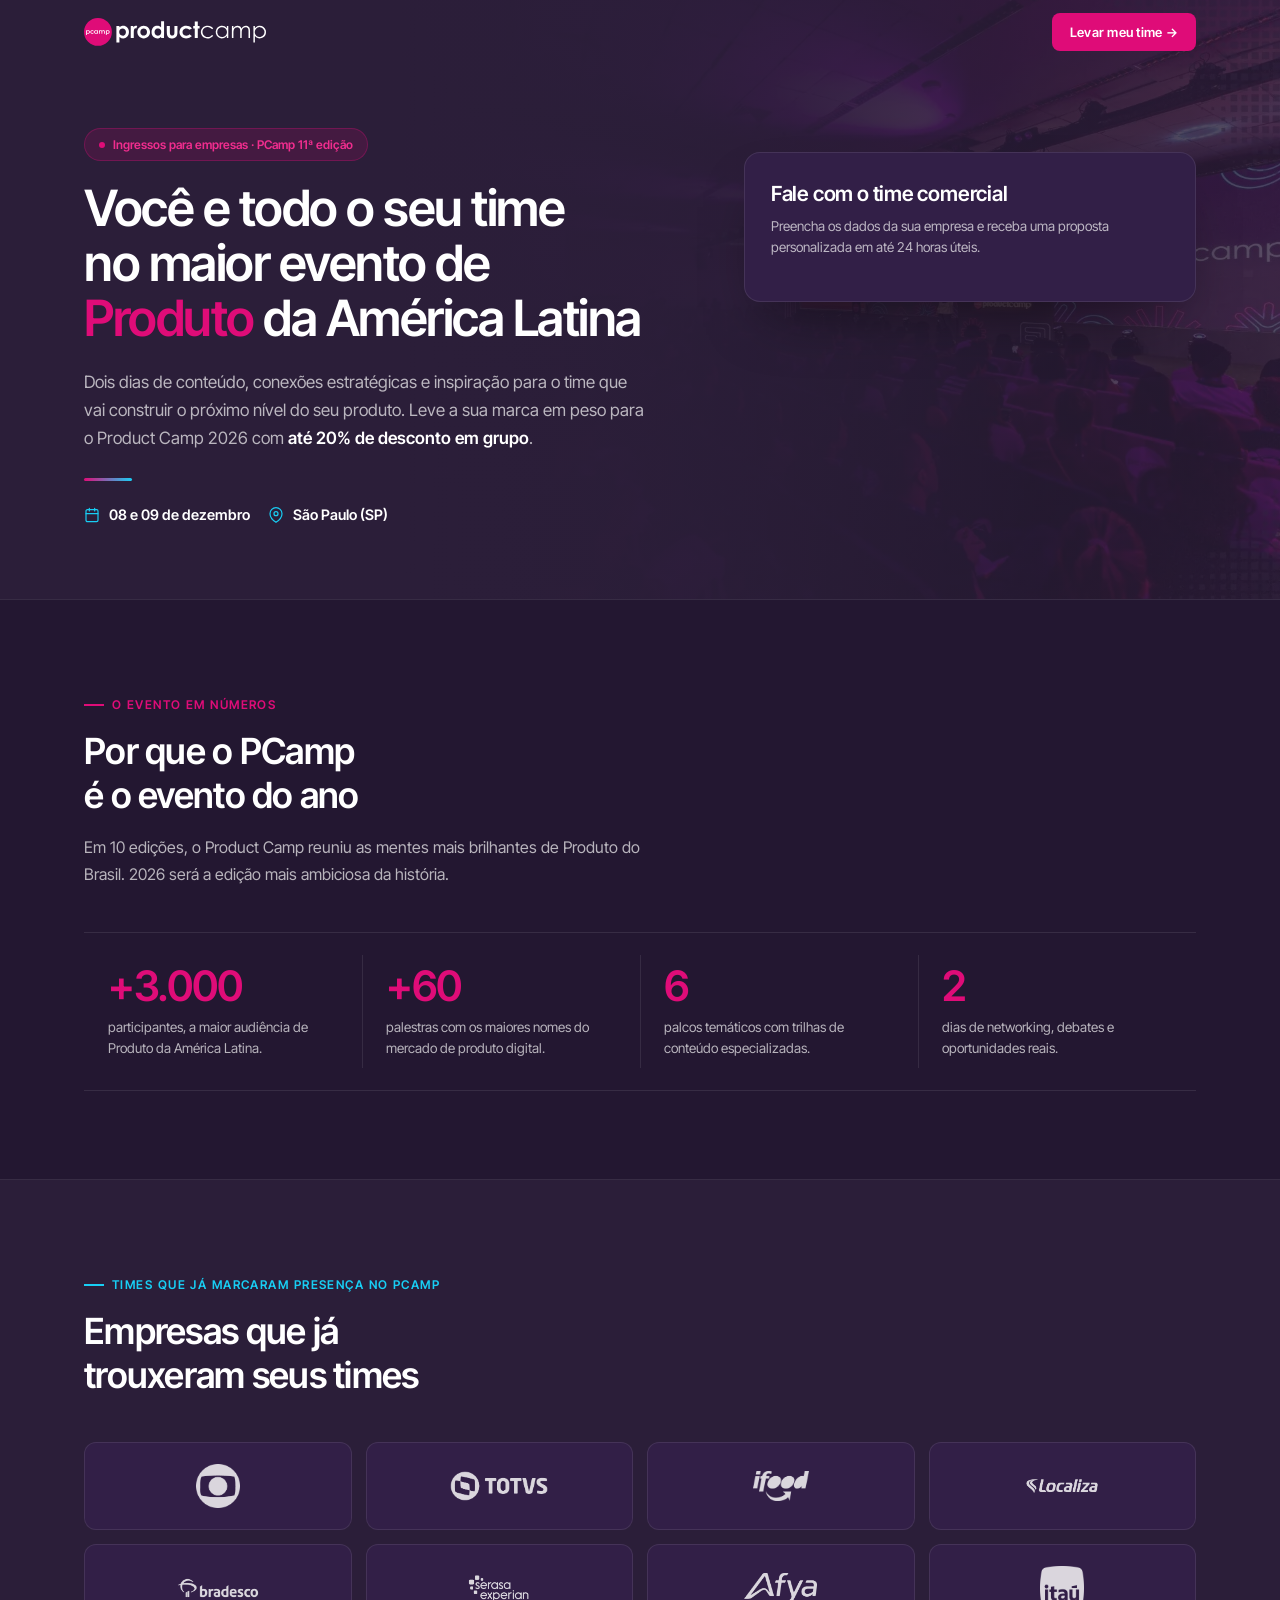
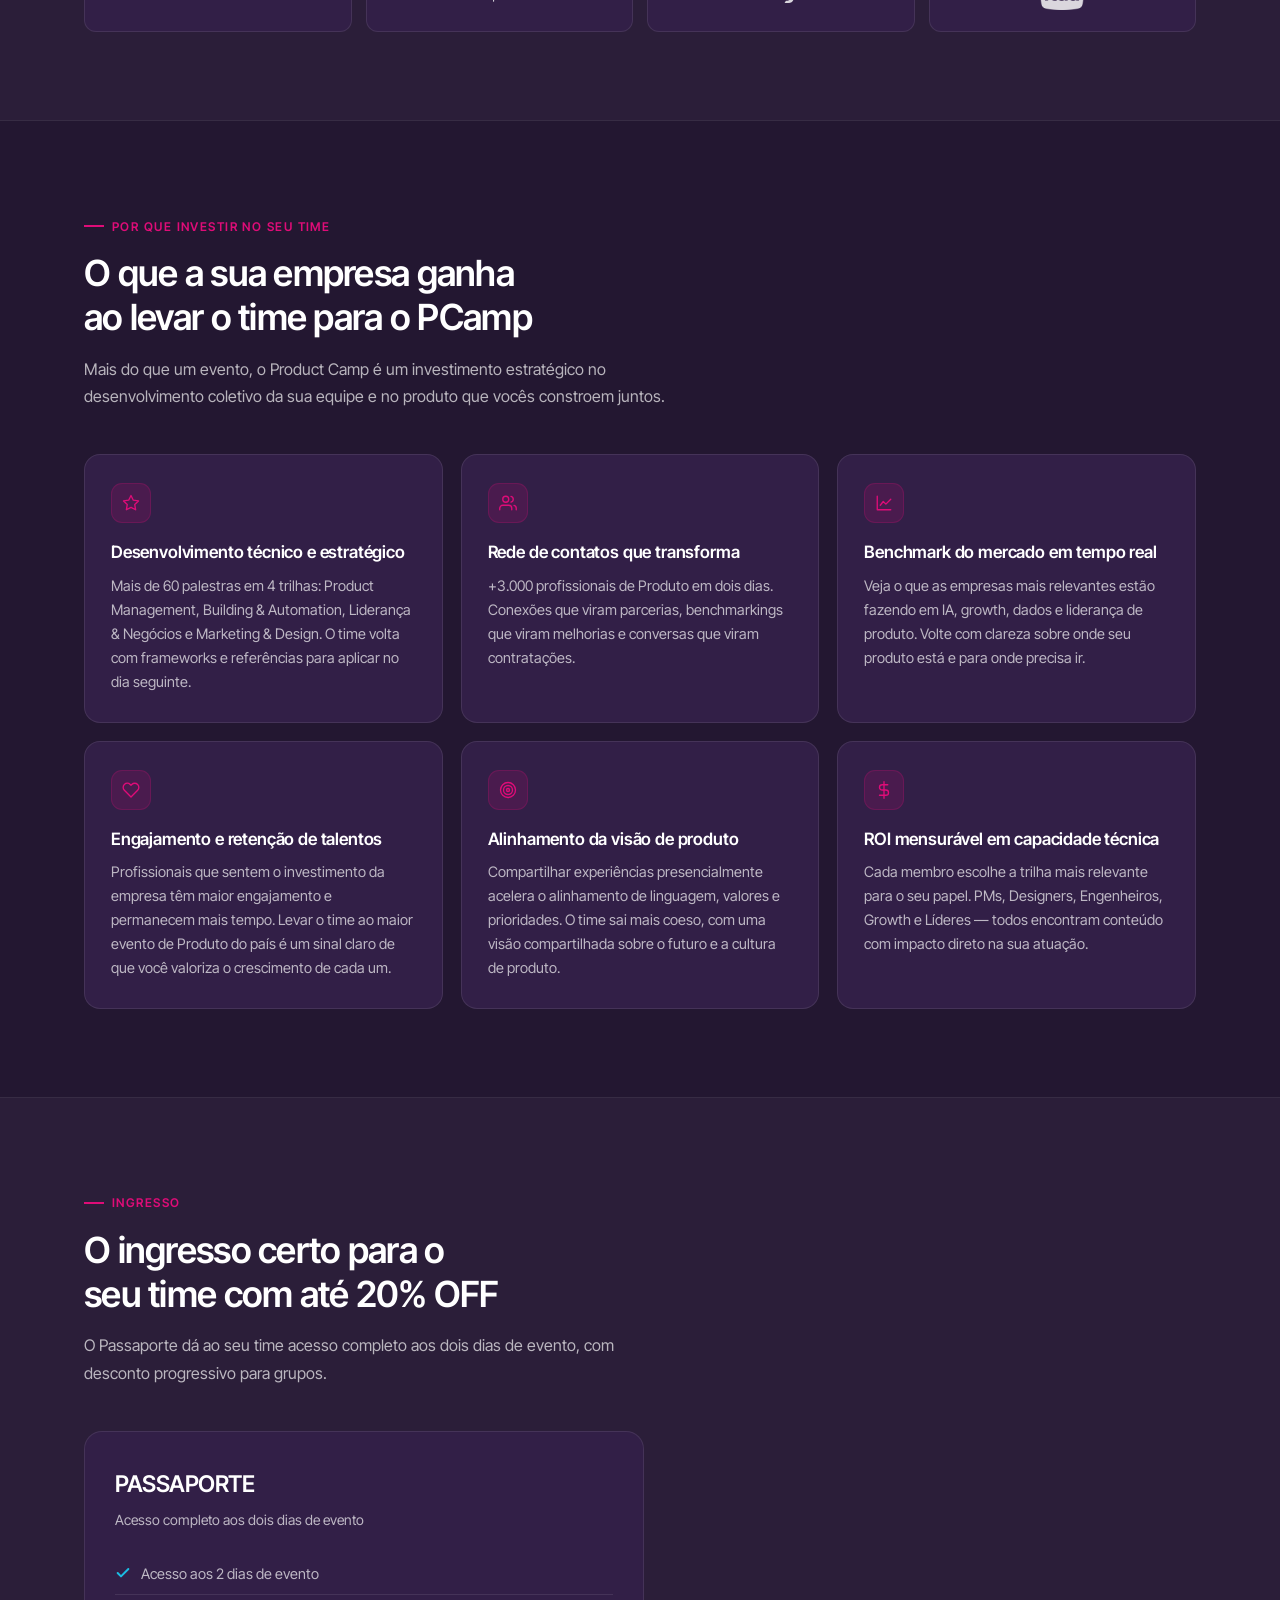
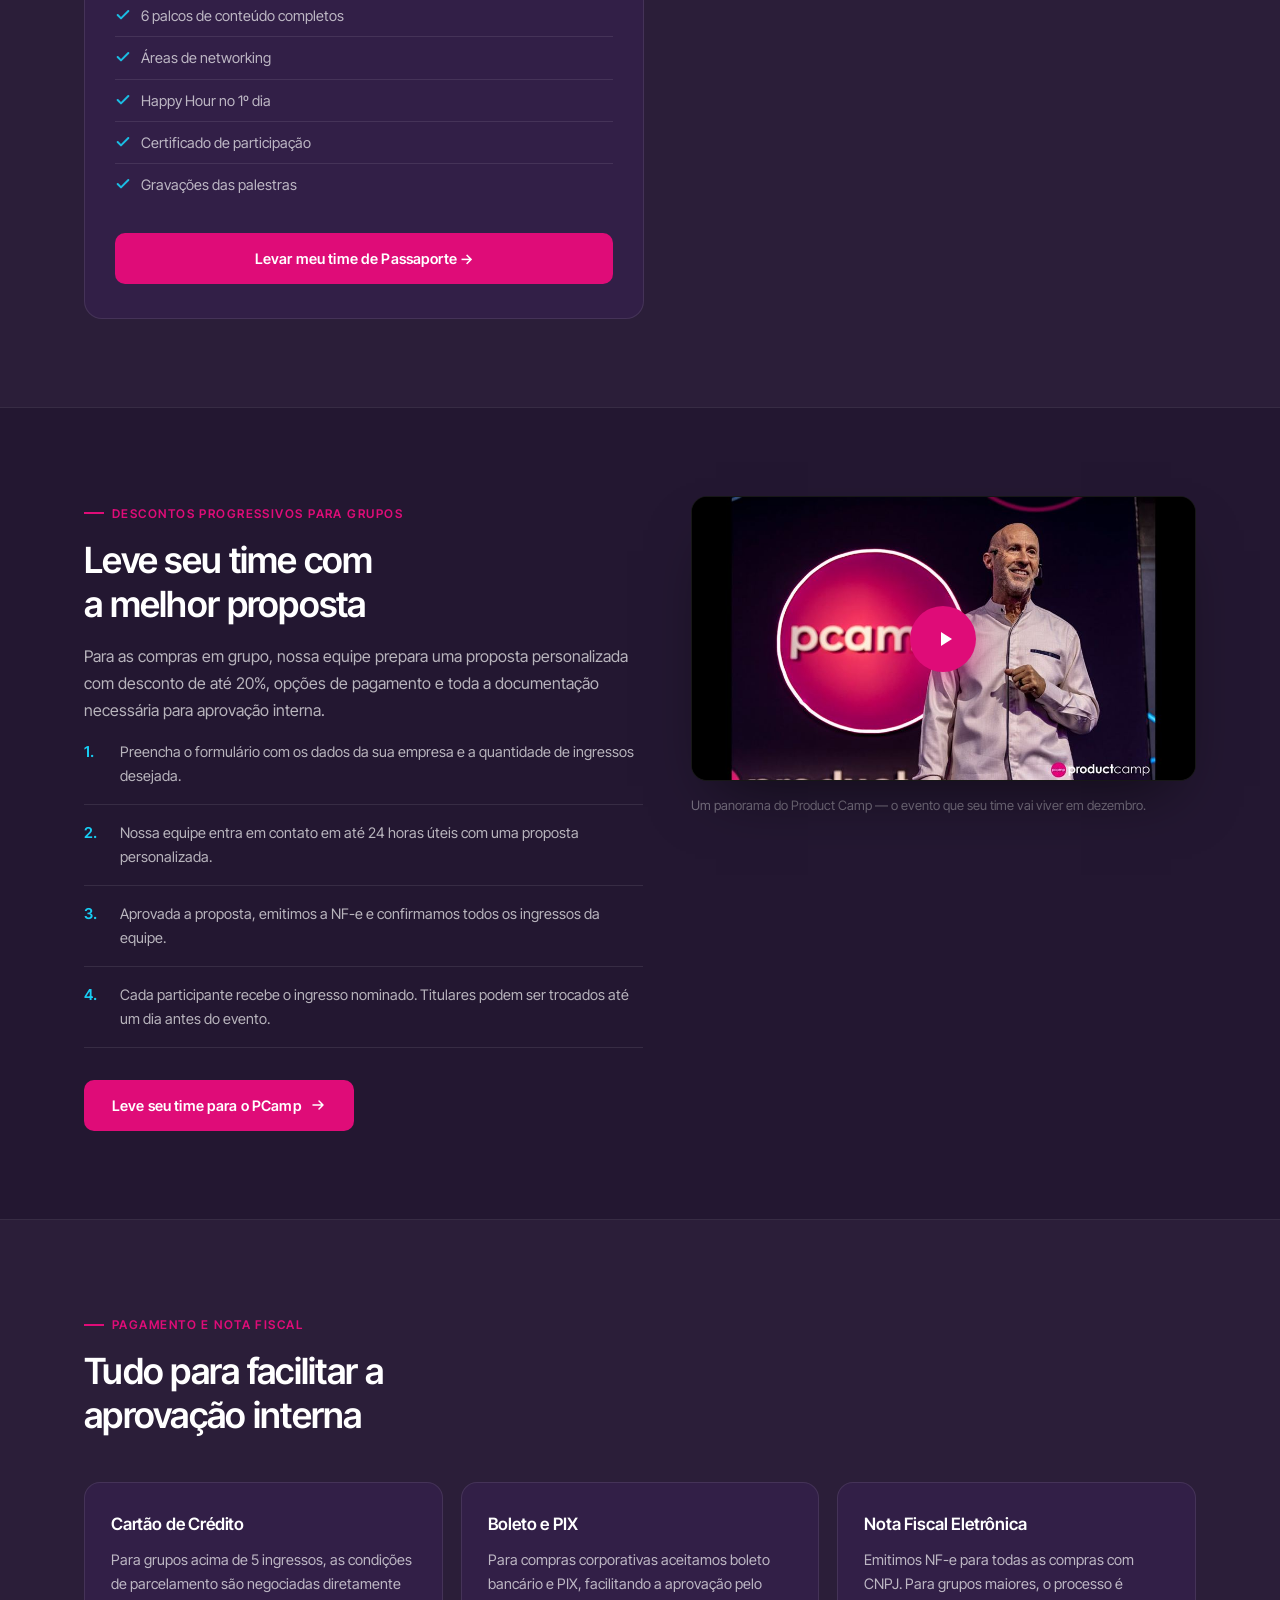
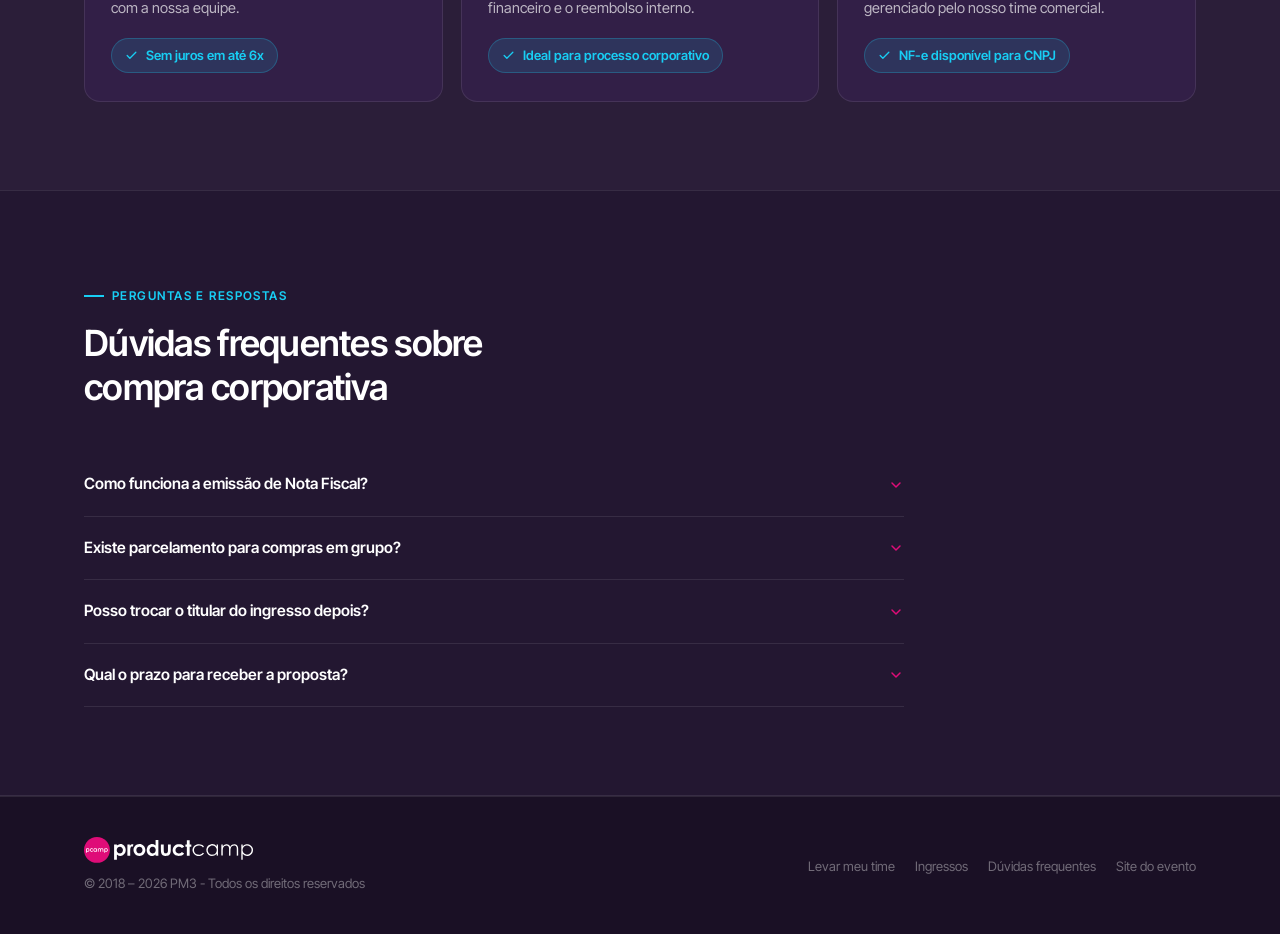
<file: para-empresas/index.html>
<!DOCTYPE html>
<html lang="pt-BR">
<head>
<!-- Google Tag Manager (deferido até idle para reduzir TBT) -->
<script>
window.dataLayer = window.dataLayer || [];
(function(){
  var loaded = false;
  function loadGTM(){
    if (loaded) return;
    loaded = true;
    window.dataLayer.push({'gtm.start': new Date().getTime(), event: 'gtm.js'});
    var f = document.getElementsByTagName('script')[0],
        j = document.createElement('script');
    j.async = true;
    j.src = 'https://www.googletagmanager.com/gtm.js?id=GTM-WW5K4VP';
    f.parentNode.insertBefore(j, f);
  }
  if ('requestIdleCallback' in window) {
    requestIdleCallback(loadGTM, { timeout: 2000 });
  } else {
    setTimeout(loadGTM, 2000);
  }
})();
</script>
<!-- End Google Tag Manager -->
<meta charset="UTF-8">
<meta name="viewport" content="width=device-width, initial-scale=1.0">
<!--
  ╔══════════════════════════════════════════════════════════════════╗
  ║  LP B2B — /para-empresas                                         ║
  ║                                                                  ║
  ║  Página ISOLADA. Todo o CSS vive no <style> deste arquivo, de    ║
  ║  propósito: nada aqui pode vazar para a home (index.html) nem    ║
  ║  para /lives-pre-pcamp26/. Não extrair para CSS global.          ║
  ║                                                                  ║
  ║  Assets próprios em assets/img/para-empresas/ — não misturar     ║
  ║  com speakers/, coordinators/, sponsors/ etc.                    ║
  ║                                                                  ║
  ║  Todos os CTAs da página ancoram em #inscricao (form HubSpot     ║
  ║  da primeira dobra). Não criar um segundo embed do mesmo form:   ║
  ║  dois embeds do mesmo formId brigam pelo callback de submit.     ║
  ╚══════════════════════════════════════════════════════════════════╝
-->
<meta name="description" content="Leve seu time para o Product Camp 2026, o maior evento de Produto da América Latina, com até 20% de desconto em grupo. NF-e, boleto e PIX para compras com CNPJ. 08 e 09 de dezembro, São Paulo.">
<meta name="robots" content="index, follow">
<meta name="author" content="PM3">
<meta name="theme-color" content="#2B1E39">
<link rel="canonical" href="https://www.productcamp.com.br/para-empresas/">
<meta property="og:type" content="website">
<meta property="og:site_name" content="Product Camp">
<meta property="og:locale" content="pt_BR">
<meta property="og:title" content="Ingressos para empresas | Product Camp 2026">
<meta property="og:description" content="Você e todo o seu time no maior evento de Produto da América Latina, com até 20% de desconto em grupo.">
<meta property="og:image" content="https://www.productcamp.com.br/assets/img/og-image.png">
<meta property="og:image:width" content="1200">
<meta property="og:image:height" content="630">
<meta property="og:image:alt" content="Product Camp 2026 — o maior evento de produto da América Latina, 08 e 09 de dezembro, São Paulo.">
<meta property="og:url" content="https://www.productcamp.com.br/para-empresas/">
<meta name="twitter:card" content="summary_large_image">
<meta name="twitter:title" content="Ingressos para empresas | Product Camp 2026">
<meta name="twitter:description" content="Leve seu time para o maior evento de Produto da América Latina com até 20% de desconto em grupo.">
<meta name="twitter:image" content="https://www.productcamp.com.br/assets/img/og-image.png">
<title>Ingressos para empresas | Product Camp 2026</title>
<link rel="icon" type="image/png" sizes="32x32" href="/favicon.png">
<link rel="icon" type="image/png" sizes="16x16" href="/favicon-16.png">
<link rel="apple-touch-icon" sizes="180x180" href="/apple-touch-icon.png">
<link rel="preload" as="image" href="/assets/img/bg/hero-bg.webp" fetchpriority="high">
<link rel="preload" as="font" type="font/woff2" href="/assets/fonts/INTERTIGHT-SEMIBOLD.woff2" crossorigin>
<link rel="preload" as="font" type="font/woff2" href="/assets/fonts/INTERTIGHT-REGULAR.woff2" crossorigin>
<script type="application/ld+json">
{
  "@context": "https://schema.org",
  "@graph": [
    {
      "@type": "Event",
      "name": "Product Camp 2026",
      "description": "O maior evento de Produto da América Latina. Ingressos corporativos com desconto progressivo para grupos, NF-e e condições de pagamento para CNPJ.",
      "startDate": "2026-12-08T09:00:00-03:00",
      "endDate": "2026-12-09T18:00:00-03:00",
      "eventAttendanceMode": "https://schema.org/OfflineEventAttendanceMode",
      "eventStatus": "https://schema.org/EventScheduled",
      "image": "https://www.productcamp.com.br/assets/img/og-image.png",
      "url": "https://www.productcamp.com.br/para-empresas/",
      "location": {
        "@type": "Place",
        "name": "Centro de Convenções Frei Caneca",
        "address": {
          "@type": "PostalAddress",
          "streetAddress": "Rua Frei Caneca, 569, 4º e 5º andares — Bela Vista",
          "addressLocality": "São Paulo",
          "addressRegion": "SP",
          "addressCountry": "BR"
        }
      },
      "organizer": { "@type": "Organization", "name": "PM3", "url": "https://www.cursospm3.com.br" }
    },
    {
      "@type": "FAQPage",
      "mainEntity": [
        {
          "@type": "Question",
          "name": "Como funciona a emissão de Nota Fiscal?",
          "acceptedAnswer": { "@type": "Answer", "text": "De acordo com o Decreto Municipal de São Paulo Nº 53.151/2012 – Art. 37, os bilhetes, ingressos ou entradas utilizadas para acesso ao evento passam a ser considerados documentos fiscais para os efeitos de legislação tributária do Município de São Paulo, sendo assim, o próprio ingresso será utilizado como documento comprobatório, tanto para pessoa física quanto para pessoa jurídica." }
        },
        {
          "@type": "Question",
          "name": "Existe parcelamento para compras em grupo?",
          "acceptedAnswer": { "@type": "Answer", "text": "Sim, para grupos a partir de 5 ingressos o parcelamento pode ser realizado via cartão de crédito corporativo em até 6x sem juros. Aceitamos também os métodos de pagamento de PIX e transferência bancária." }
        },
        {
          "@type": "Question",
          "name": "Posso trocar o titular do ingresso depois?",
          "acceptedAnswer": { "@type": "Answer", "text": "Sim! Porém para compras corporativas apenas o gestor da compra pode solicitar a alteração do titular do ingresso. A alteração pode ser solicitada em até 7 dias antes do evento." }
        },
        {
          "@type": "Question",
          "name": "Qual o prazo para receber a proposta?",
          "acceptedAnswer": { "@type": "Answer", "text": "Após o formulário, nossa equipe entra em contato em até 24 horas úteis com proposta personalizada, incluindo desconto, condições de pagamento e documentação para NF." }
        }
      ]
    }
  ]
}
</script>
<style>
  @font-face { font-family:'InterTight'; src:url('/assets/fonts/INTERTIGHT-REGULAR.woff2') format('woff2'); font-weight:400; font-style:normal; font-display:swap; }
  @font-face { font-family:'InterTight'; src:url('/assets/fonts/INTERTIGHT-SEMIBOLD.woff2') format('woff2'); font-weight:600; font-style:normal; font-display:swap; }
</style>
<style>
  /* ══ tokens: mesmos valores do design system em index.html ══ */
  *,*::before,*::after{box-sizing:border-box; margin:0; padding:0;}
  :root{
    --navy:        #2B1E39;
    --navy-mid:    #231731;
    --navy-card:   #321f47;
    --navy-border: rgba(255,255,255,0.09);
    --pink:        #DF0C78;
    --pink-light:  #f02d8e;
    --pink-muted:  rgba(223,12,120,0.14);
    --cyan:        #18CEF4;
    --cyan-muted:  rgba(24,206,244,0.12);
    --white:       #ffffff;
    --white-70:    rgba(255,255,255,0.68);
    --white-40:    rgba(255,255,255,0.38);
    --white-10:    rgba(255,255,255,0.06);
    --section-pad: 88px;
    --font-display: 'InterTight', sans-serif;
    --font-body:    'InterTight', sans-serif;
  }
  html{scroll-behavior:smooth;}
  body{background:var(--navy); color:var(--white); font-family:var(--font-body); font-size:16px; line-height:1.6; overflow-x:hidden;}
  a{color:inherit; text-decoration:none;}
  img{max-width:100%; display:block; height:auto;}
  section{padding:var(--section-pad) 0;}
  .container{max-width:1160px; margin:0 auto; padding:0 24px;}
  h1,h2,h3{text-wrap:balance;}
  /* alvo de âncora não pode ficar embaixo da nav fixa (64px) */
  [id]{scroll-margin-top:88px;}
  :focus-visible{outline:2px solid var(--cyan); outline-offset:3px; border-radius:4px;}

  /* ══ NAV ══ */
  nav{position:fixed; top:0; left:0; right:0; z-index:100; background:rgba(43,30,57,0); backdrop-filter:blur(0px); border-bottom:1px solid transparent; transition:background .35s, backdrop-filter .35s, border-color .35s;}
  nav.scrolled{background:rgba(43,30,57,.96); backdrop-filter:blur(14px); border-bottom:1px solid var(--navy-border);}
  .nav-inner{display:flex; align-items:center; justify-content:space-between; height:64px; max-width:1160px; margin:0 auto; padding:0 24px; gap:16px;}
  .nav-logo{display:flex; align-items:center;}
  .logo-img--header{height:28px; width:auto;}
  .nav-cta{background:var(--pink); color:#fff; border-radius:8px; padding:9px 18px; font-weight:600; font-size:13px; letter-spacing:.02em; transition:background .2s, transform .15s; white-space:nowrap;}
  .nav-cta:hover{background:var(--pink-light); transform:translateY(-1px);}

  /* ══ BOTÕES ══ */
  .btn-primary{display:inline-flex; align-items:center; justify-content:center; gap:8px; background:var(--pink); color:#fff; font-family:var(--font-body); font-weight:600; font-size:14.5px; padding:14px 28px; border-radius:10px; transition:background .2s, transform .15s, box-shadow .2s; letter-spacing:.01em; text-align:center;}
  .btn-primary:hover{background:var(--pink-light); transform:translateY(-2px); box-shadow:0 8px 24px rgba(223,12,120,.35);}
  .btn-primary svg{flex-shrink:0;}
  .btn-block{width:100%;}

  /* ══ CABEÇALHOS DE SEÇÃO ══ */
  .section-alt{background:var(--navy-mid); border-top:1px solid var(--navy-border); border-bottom:1px solid var(--navy-border);}
  .section-label{display:inline-flex; align-items:center; gap:8px; font-size:12px; font-weight:600; letter-spacing:.12em; text-transform:uppercase; color:var(--pink); margin-bottom:16px;}
  .section-label::before{content:''; width:20px; height:2px; background:var(--pink); display:inline-block; flex-shrink:0;}
  .section-label.cyan{color:var(--cyan);}
  .section-label.cyan::before{background:var(--cyan);}
  .section-title{font-family:var(--font-display); font-size:clamp(24px,3.4vw,36px); font-weight:600; line-height:1.22; letter-spacing:-.02em; margin-bottom:16px; max-width:22ch;}
  .section-lead{font-size:16px; color:var(--white-70); line-height:1.7; max-width:66ch;}
  .section-head{margin-bottom:44px;}

  /* ══ HERO + FORMULÁRIO ══ */
  .hero{position:relative; overflow:hidden; padding-top:64px; padding-bottom:0; background-image:url('/assets/img/bg/hero-bg.webp'); background-size:cover; background-position:center right; background-repeat:no-repeat;}
  .hero-bg{position:absolute; inset:0; background:linear-gradient(100deg, rgba(43,30,57,.97) 0%, rgba(43,30,57,.93) 42%, rgba(43,30,57,.86) 68%, rgba(43,30,57,.78) 100%); pointer-events:none;}
  .hero-inner{position:relative; z-index:1; max-width:1160px; margin:0 auto; padding:64px 24px 72px; display:grid; grid-template-columns:1.15fr .85fr; gap:48px; align-items:start;}
  .hero-badge{display:inline-flex; align-items:center; gap:8px; background:var(--pink-muted); border:1px solid rgba(223,12,120,.3); color:var(--pink-light); font-size:12px; font-weight:600; padding:6px 14px; border-radius:100px; margin-bottom:20px;}
  .hero-badge::before{content:''; width:6px; height:6px; background:var(--pink); border-radius:50%; flex-shrink:0;}
  .hero-title{font-family:var(--font-display); font-size:clamp(30px,4.2vw,50px); font-weight:600; line-height:1.1; letter-spacing:-.03em; margin-bottom:22px;}
  .hero-title .accent{color:var(--pink);}
  .hero-subtitle{font-size:clamp(15px,1.6vw,17px); color:var(--white-70); line-height:1.65; margin-bottom:26px; max-width:56ch;}
  .hero-subtitle strong{color:var(--white); font-weight:600;}
  .hero-rule{display:block; width:48px; height:3px; background:linear-gradient(90deg,var(--pink),var(--cyan)); border-radius:2px; margin-bottom:22px;}
  .hero-meta{display:flex; flex-wrap:wrap; align-items:center; gap:10px 18px; font-size:14.5px; font-weight:600; color:var(--white);}
  .hero-meta span{display:inline-flex; align-items:center; gap:9px;}
  .hero-meta svg{width:16px; height:16px; stroke:var(--cyan); fill:none; stroke-width:1.8; stroke-linecap:round; stroke-linejoin:round; flex-shrink:0;}

  /* card do formulário */
  .form-card{background:var(--navy-card); border:1px solid var(--navy-border); border-radius:16px; padding:28px 26px 22px; position:sticky; top:88px; box-shadow:0 30px 60px -25px rgba(0,0,0,.55);}
  .form-card h2{font-family:var(--font-display); font-size:1.3rem; font-weight:600; margin-bottom:8px; line-height:1.28; letter-spacing:-.01em;}
  .form-card p.desc{font-size:13.5px; color:var(--white-70); margin-bottom:22px; line-height:1.55;}
  /* skin do formulário HubSpot — mesmas regras já validadas em /lives-pre-pcamp26/ */
  .hs-form-slot ::placeholder{color:var(--white-40);}
  .hs-form-slot label{font-size:12.5px !important; font-weight:600 !important; color:var(--white-70) !important; margin-bottom:6px !important; display:block !important;}
  .hs-form-slot input[type="text"], .hs-form-slot input[type="email"], .hs-form-slot input[type="tel"], .hs-form-slot input[type="number"], .hs-form-slot select, .hs-form-slot textarea{
    width:100% !important; background:rgba(255,255,255,.04) !important; border:1px solid var(--navy-border) !important;
    border-radius:8px !important; padding:11px 12px !important; color:var(--white) !important; font-family:var(--font-body) !important; font-size:14px !important;
  }
  .hs-form-slot select option{color:#1a1123;}
  .hs-form-slot .hs-form-field{margin-bottom:14px !important;}
  .hs-form-slot .hs-button{
    width:100% !important; background:var(--pink) !important; color:#fff !important; border:none !important;
    border-radius:10px !important; padding:13px 20px !important; font-weight:600 !important; font-size:15px !important;
    font-family:var(--font-body) !important; cursor:pointer !important; transition:background .2s, transform .15s !important;
  }
  .hs-form-slot .hs-button:hover{background:var(--pink-light) !important;}
  .hs-form-slot .hs-error-msgs{color:var(--pink-light) !important; font-size:12px !important; list-style:none !important; margin-top:4px !important;}
  .hs-form-slot .hs-richtext, .hs-form-slot .legal-consent-container{color:var(--white-40) !important; font-size:11.5px !important; line-height:1.5 !important;}

  /* ══ NÚMEROS ══ */
  .stats-grid{display:grid; grid-template-columns:repeat(4,1fr); gap:0; border-top:1px solid var(--navy-border); border-bottom:1px solid var(--navy-border);}
  .stat-item{padding:32px 24px; position:relative; transition:background .25s;}
  .stat-item:hover{background:rgba(223,12,120,.05);}
  .stat-item + .stat-item::before{content:''; position:absolute; left:0; top:14%; bottom:14%; width:1px; background:var(--navy-border);}
  .stat-number{font-family:var(--font-display); font-weight:600; color:var(--pink); line-height:1; margin-bottom:10px; letter-spacing:-.03em; font-size:clamp(30px,3.6vw,42px);}
  .stat-label{font-size:13.5px; color:var(--white-70); line-height:1.5;}

  /* ══ LOGOS DE EMPRESAS ══ */
  /* 8 logos em 4 colunas = duas linhas cheias, sem célula órfã no fim.
     Ao mexer na quantidade de logos, reveja também os breakpoints abaixo:
     4 e 2 colunas dividem 8 sem sobra, 3 colunas não. */
  .logos-grid{display:grid; grid-template-columns:repeat(4,1fr); gap:14px;}
  .logo-cell{background:var(--navy-card); border:1px solid var(--navy-border); border-radius:12px; height:88px; display:flex; align-items:center; justify-content:center; padding:18px 22px; transition:border-color .25s, background .25s, transform .25s;}
  .logo-cell:hover{border-color:rgba(24,206,244,.35); background:rgba(24,206,244,.05); transform:translateY(-2px);}
  /* logos vêm em branco sobre transparente; o filtro normaliza qualquer arquivo
     que venha colorido no futuro, sem precisar reeditar a imagem */
  .logo-cell img{height:30px; width:auto; max-width:100%; object-fit:contain; filter:brightness(0) invert(1); opacity:.82; transition:opacity .2s;}
  .logo-cell:hover img{opacity:1;}
  .logo-cell.is-square img{height:44px;}
  .logos-note{margin-top:20px; font-size:13px; color:var(--white-40);}

  /* ══ BENEFÍCIOS ══ */
  .benefits-grid{display:grid; grid-template-columns:repeat(3,1fr); gap:18px;}
  .benefit-card{background:var(--navy-card); border:1px solid var(--navy-border); border-radius:16px; padding:28px 26px; transition:border-color .25s, transform .25s;}
  .benefit-card:hover{border-color:rgba(223,12,120,.4); transform:translateY(-3px);}
  .benefit-icon{width:40px; height:40px; border-radius:11px; background:var(--pink-muted); border:1px solid rgba(223,12,120,.2); display:flex; align-items:center; justify-content:center; margin-bottom:18px;}
  .benefit-icon svg{width:18px; height:18px; stroke:var(--pink); fill:none; stroke-width:1.8; stroke-linecap:round; stroke-linejoin:round;}
  .benefit-card h3{font-family:var(--font-display); font-size:17px; font-weight:600; line-height:1.35; letter-spacing:-.01em; margin-bottom:10px;}
  .benefit-card p{font-size:14.5px; color:var(--white-70); line-height:1.65;}

  /* ══ INGRESSOS ══ */
  /* Um card só (o VIP esgotou): largura limitada para não esticar no desktop */
  .tickets-grid{display:grid; grid-template-columns:1fr; max-width:560px;}
  .ticket-card{background:var(--navy-card); border:1px solid var(--navy-border); border-radius:18px; padding:34px 30px; display:flex; flex-direction:column;}
  .ticket-name{font-family:var(--font-display); font-size:23px; font-weight:600; letter-spacing:-.02em; margin-bottom:6px;}
  .ticket-sub{font-size:14px; color:var(--white-70); margin-bottom:22px;}
  .ticket-list{list-style:none; margin-bottom:28px; flex:1;}
  .ticket-list li{display:flex; gap:10px; align-items:flex-start; color:var(--white-70); font-size:14.5px; padding:9px 0; border-bottom:1px solid var(--navy-border);}
  .ticket-list li:last-child{border-bottom:none;}
  .ticket-list li::before{content:''; width:16px; height:16px; margin-top:3px; flex-shrink:0; background:var(--cyan); opacity:.9;
    -webkit-mask:url("data:image/svg+xml,%3Csvg xmlns='http://www.w3.org/2000/svg' viewBox='0 0 24 24' fill='none' stroke='%23000' stroke-width='3' stroke-linecap='round' stroke-linejoin='round'%3E%3Cpolyline points='20 6 9 17 4 12'/%3E%3C/svg%3E") center/contain no-repeat;
    mask:url("data:image/svg+xml,%3Csvg xmlns='http://www.w3.org/2000/svg' viewBox='0 0 24 24' fill='none' stroke='%23000' stroke-width='3' stroke-linecap='round' stroke-linejoin='round'%3E%3Cpolyline points='20 6 9 17 4 12'/%3E%3C/svg%3E") center/contain no-repeat;}

  /* ══ DESCONTOS PROGRESSIVOS (texto + vídeo) ══ */
  .steps-grid{display:grid; grid-template-columns:1.05fr .95fr; gap:48px; align-items:start;}
  .steps-list{list-style:none; counter-reset:step;}
  .steps-list li{display:flex; gap:16px; padding:16px 0; border-bottom:1px solid var(--navy-border); color:var(--white-70); font-size:14.5px; line-height:1.65;}
  .steps-list li::before{counter-increment:step; content:counter(step) "."; font-family:var(--font-display); font-weight:600; font-size:15px; color:var(--cyan); flex-shrink:0; width:20px;}
  .steps-cta{margin-top:32px;}
  /* facade do vídeo: só carrega o player do YouTube no clique.
     Evita ~1MB de JS de terceiro no load da página (CLAUDE.md, perf). */
  .video-frame{position:relative; width:100%; aspect-ratio:16/9; border-radius:16px; overflow:hidden; border:1px solid var(--navy-border); background:#000; box-shadow:0 30px 60px -25px rgba(0,0,0,.55);}
  .video-frame iframe, .video-frame img, .video-frame button{position:absolute; inset:0; width:100%; height:100%; border:0;}
  .video-frame img{object-fit:cover;}
  .video-play{background:transparent; cursor:pointer; display:flex; align-items:center; justify-content:center; padding:0; transition:background .25s;}
  .video-play:hover{background:rgba(43,30,57,.35);}
  .video-play span{width:66px; height:66px; border-radius:50%; background:var(--pink); display:flex; align-items:center; justify-content:center; box-shadow:0 10px 30px rgba(223,12,120,.5); transition:transform .2s, background .2s;}
  .video-play:hover span{transform:scale(1.07); background:var(--pink-light);}
  .video-play svg{width:24px; height:24px; fill:#fff; margin-left:4px;}
  .video-caption{margin-top:14px; font-size:13px; color:var(--white-40);}

  /* ══ PAGAMENTO ══ */
  .pay-grid{display:grid; grid-template-columns:repeat(3,1fr); gap:18px;}
  .pay-card{background:var(--navy-card); border:1px solid var(--navy-border); border-radius:16px; padding:28px 26px;}
  .pay-card h3{font-family:var(--font-display); font-size:17px; font-weight:600; margin-bottom:10px; letter-spacing:-.01em;}
  .pay-card p{font-size:14.5px; color:var(--white-70); line-height:1.65; margin-bottom:18px;}
  .pay-badge{display:inline-flex; align-items:center; gap:8px; font-size:13px; font-weight:600; color:var(--cyan); background:var(--cyan-muted); border:1px solid rgba(24,206,244,.25); padding:6px 13px; border-radius:100px;}
  .pay-badge svg{width:13px; height:13px; stroke:var(--cyan); fill:none; stroke-width:2.4; stroke-linecap:round; stroke-linejoin:round; flex-shrink:0;}

  /* ══ FAQ ══ */
  .faq-list{max-width:820px;}
  .faq-item{border-bottom:1px solid var(--navy-border);}
  .faq-item summary{cursor:pointer; list-style:none; display:flex; justify-content:space-between; align-items:center; gap:20px; padding:20px 0; font-size:15.5px; font-weight:600; line-height:1.45; transition:color .2s;}
  .faq-item summary::-webkit-details-marker{display:none;}
  .faq-item summary:hover{color:var(--pink-light);}
  .faq-chevron{width:16px; height:16px; stroke:var(--pink); fill:none; stroke-width:2.2; stroke-linecap:round; stroke-linejoin:round; flex-shrink:0; transition:transform .25s;}
  .faq-item[open] summary{color:var(--pink-light);}
  .faq-item[open] .faq-chevron{transform:rotate(180deg);}
  .faq-item p{font-size:14.5px; color:var(--white-70); line-height:1.7; padding-bottom:22px; max-width:72ch;}

  /* ══ FOOTER ══ */
  footer{background:#1a1025; border-top:1px solid var(--navy-border); padding:40px 0;}
  .footer-inner{display:flex; justify-content:space-between; align-items:center; flex-wrap:wrap; gap:16px;}
  .footer-logo{height:26px; width:auto; margin-bottom:10px;}
  .footer-copy{font-size:13px; color:var(--white-40);}
  .footer-links{list-style:none; display:flex; flex-wrap:wrap; gap:20px;}
  .footer-links a{font-size:13px; color:var(--white-40); transition:color .2s;}
  .footer-links a:hover{color:var(--white);}

  /* ══ REVEAL ══ */
  .fade-in{opacity:0; transform:translateY(24px); transition:opacity .65s ease, transform .65s ease;}
  .fade-in.visible{opacity:1; transform:translateY(0);}
  @media (prefers-reduced-motion:reduce){
    html{scroll-behavior:auto;}
    .fade-in{opacity:1; transform:none; transition:none;}
    *{animation-duration:.01ms !important; transition-duration:.01ms !important;}
  }
  ::selection{background:var(--pink); color:#fff;}

  /* ══ RESPONSIVO ══ */
  @media (max-width:1040px){
    .benefits-grid{grid-template-columns:repeat(2,1fr);}
  }
  @media (max-width:960px){
    .hero-inner{grid-template-columns:1fr; gap:0; padding-bottom:56px;}
    .form-card{position:relative; top:0;}
    /* Mobile: o wrapper deixa de gerar caixa para que tag, título e formulário
       virem itens do mesmo grid e possam ser reordenados. Ordem exigida:
       tag → H1 → FORMULÁRIO → parágrafo → data/local (resto na ordem do HTML). */
    .hero-copy{display:contents;}
    .hero-copy > .hero-badge{order:-3; justify-self:start;}
    .hero-copy > .hero-title{order:-2;}
    .hero-inner > .form-card{order:-1; margin-bottom:30px;}
    .steps-grid{grid-template-columns:1fr; gap:36px;}
    .pay-grid{grid-template-columns:1fr;}
  }
  @media (max-width:820px){
    .stats-grid{grid-template-columns:repeat(2,1fr);}
    .stat-item:nth-child(3)::before{display:none;}
    .stat-item:nth-child(3), .stat-item:nth-child(4){border-top:1px solid var(--navy-border);}
  }
  @media (max-width:680px){
    :root{--section-pad:60px;}
    .hero-inner{padding:44px 20px 48px;}
    .container{padding:0 20px;}
    .benefits-grid{grid-template-columns:1fr;}
    .logos-grid{grid-template-columns:repeat(2,1fr);}
    .stats-grid{grid-template-columns:1fr;}
    .stat-item + .stat-item::before{display:none;}
    .stat-item{border-top:1px solid var(--navy-border); padding:24px 0;}
    .stat-item:first-child{border-top:none;}
    .ticket-card{padding:26px 22px;}
    .benefit-card, .pay-card{padding:24px 22px;}
    .form-card{padding:24px 20px 18px;}
    .footer-inner{flex-direction:column; align-items:flex-start;}
  }
</style>
</head>
<body>
<!-- Google Tag Manager (noscript) -->
<noscript><iframe src="https://www.googletagmanager.com/ns.html?id=GTM-WW5K4VP"
height="0" width="0" style="display:none;visibility:hidden"></iframe></noscript>
<!-- End Google Tag Manager (noscript) -->

<nav id="mainNav">
  <div class="nav-inner">
    <a href="https://www.productcamp.com.br/" class="nav-logo" aria-label="Product Camp — página inicial">
      <img src="/assets/img/brand/logo_escuro.svg" alt="Product Camp" width="140" height="28" fetchpriority="high" class="logo-img--header">
    </a>
    <a href="#inscricao" class="nav-cta">Levar meu time &rarr;</a>
  </div>
</nav>

<main>

  <!-- ════════ HERO + FORMULÁRIO (primeira dobra) ════════ -->
  <section class="hero">
    <div class="hero-bg"></div>
    <div class="hero-inner">
      <div class="hero-copy">
        <span class="hero-badge">Ingressos para empresas &middot; PCamp 11ª edição</span>
        <h1 class="hero-title">Você e todo o seu time no maior evento de <span class="accent">Produto</span> da América Latina</h1>
        <p class="hero-subtitle">Dois dias de conteúdo, conexões estratégicas e inspiração para o time que vai construir o próximo nível do seu produto. Leve a sua marca em peso para o Product Camp 2026 com <strong>até 20% de desconto em grupo</strong>.</p>
        <span class="hero-rule"></span>
        <div class="hero-meta">
          <span>
            <svg viewBox="0 0 24 24" aria-hidden="true"><rect x="3" y="4" width="18" height="18" rx="2"/><path d="M16 2v4M8 2v4M3 10h18"/></svg>
            08 e 09 de dezembro
          </span>
          <span>
            <svg viewBox="0 0 24 24" aria-hidden="true"><path d="M21 10c0 7-9 13-9 13s-9-6-9-13a9 9 0 0118 0z"/><circle cx="12" cy="10" r="3"/></svg>
            São Paulo (SP)
          </span>
        </div>
      </div>

      <div id="inscricao" class="form-card">
        <h2>Fale com o time comercial</h2>
        <p class="desc">Preencha os dados da sua empresa e receba uma proposta personalizada em até 24 horas úteis.</p>
        <!--
          NÃO REMOVER. Não é campo de formulário — é o que alimenta o tracking.
          A variável "form name tracking" do GTM faz
            document.querySelector('input[name="pm3_b2c_form_name_tracking"]')
          no documento da página. O formulário HubSpot renderiza em iframe, então
          o campo equivalente que existe lá dentro fica fora do alcance dela.
          Precisa ficar FORA do #hsFormSlot: ao renderizar no target, o HubSpot
          substitui todo o conteúdo daquela div.
          ⚠️ Valor derivado da convenção usada em /lives-pre-pcamp26/ — confirmar
          com quem cuida do GTM antes de considerar o tracking fechado.
        -->
        <input type="hidden" name="pm3_b2c_form_name_tracking" value="pm3_b2b_pcamp_26_para_empresas">
        <div class="hs-form-slot" id="hsFormSlot">
          <!-- Loader da HubSpot: NÃO adicionar defer/async. O inline abaixo chama
               hbspt.forms.create logo em seguida; deferir só o loader faria o
               inline rodar antes e quebrar o formulário ("hbspt is not defined"). -->
          <script charset="utf-8" type="text/javascript" src="//js.hsforms.net/forms/embed/v2.js"></script>
          <script>
            (() => {
              const PORTAL_ID = "21748317";
              const FORM_ID   = "f6d282c9-7cba-4cfd-9cd3-3ff6a3bce52b";
              const REGION    = "na1";
              const TARGET_ID = "hsFormSlot";

              const FORM_NAME =
                document.querySelector('input[name="pm3_b2c_form_name_tracking"]')?.value || "";

              if (window.hbspt) {
                window.hbspt.forms.create({
                  portalId: PORTAL_ID,
                  formId: FORM_ID,
                  region: REGION,
                  target: `#${TARGET_ID}`,
                });
              }

              /* Envio via postMessage, e não pelo callback onFormSubmitted dentro
                 do create(): o HubSpot V4 não dispara mais o callback direto, e o
                 postMessage funciona nas duas versões. O filtro por event.data.id
                 garante que só este formulário conta. */
              window.addEventListener("message", (event) => {
                if (
                  event.data &&
                  event.data.type === "hsFormCallback" &&
                  event.data.eventName === "onFormSubmitted" &&
                  event.data.id === FORM_ID
                ) {
                  window.dataLayer = window.dataLayer || [];
                  window.dataLayer.push({
                    event: "generate_lead",
                    form_name: FORM_NAME,
                  });
                }
              });
            })();
          </script>
        </div>
      </div>
    </div>
  </section>

  <!-- ════════ O EVENTO EM NÚMEROS ════════ -->
  <section class="section-alt">
    <div class="container">
      <div class="section-head fade-in">
        <span class="section-label">O evento em números</span>
        <h2 class="section-title">Por que o PCamp é o evento do ano</h2>
        <p class="section-lead">Em 10 edições, o Product Camp reuniu as mentes mais brilhantes de Produto do Brasil. 2026 será a edição mais ambiciosa da história.</p>
      </div>
      <div class="stats-grid fade-in">
        <div class="stat-item">
          <div class="stat-number">+3.000</div>
          <p class="stat-label">participantes, a maior audiência de Produto da América Latina.</p>
        </div>
        <div class="stat-item">
          <div class="stat-number">+60</div>
          <p class="stat-label">palestras com os maiores nomes do mercado de produto digital.</p>
        </div>
        <div class="stat-item">
          <div class="stat-number">6</div>
          <p class="stat-label">palcos temáticos com trilhas de conteúdo especializadas.</p>
        </div>
        <div class="stat-item">
          <div class="stat-number">2</div>
          <p class="stat-label">dias de networking, debates e oportunidades reais.</p>
        </div>
      </div>
    </div>
  </section>

  <!-- ════════ EMPRESAS PRESENTES ════════ -->
  <section>
    <div class="container">
      <div class="section-head fade-in">
        <span class="section-label cyan">Times que já marcaram presença no PCamp</span>
        <h2 class="section-title">Empresas que já trouxeram seus times</h2>
      </div>
      <div class="logos-grid fade-in">
        <div class="logo-cell is-square"><img src="/assets/img/para-empresas/logos/globo.webp" width="500" height="500" alt="Globo" loading="lazy" decoding="async"></div>
        <div class="logo-cell"><img src="/assets/img/para-empresas/logos/totvs.webp" width="303" height="93" alt="TOTVS" loading="lazy" decoding="async"></div>
        <div class="logo-cell"><img src="/assets/img/para-empresas/logos/ifood.png" width="600" height="323" alt="iFood" loading="lazy" decoding="async"></div>
        <div class="logo-cell"><img src="/assets/img/para-empresas/logos/localiza.webp" width="525" height="214" alt="Localiza" loading="lazy" decoding="async"></div>
        <div class="logo-cell"><img src="/assets/img/para-empresas/logos/bradesco.webp" width="600" height="195" alt="Bradesco" loading="lazy" decoding="async"></div>
        <div class="logo-cell"><img src="/assets/img/para-empresas/logos/serasa.webp" width="512" height="232" alt="Serasa Experian" loading="lazy" decoding="async"></div>
        <div class="logo-cell"><img src="/assets/img/para-empresas/logos/afya.avif" width="512" height="209" alt="Afya" loading="lazy" decoding="async"></div>
        <!-- Itaú fecha a grade de propósito: em 4 colunas ele cai exatamente sob a Localiza. -->
        <div class="logo-cell is-square"><img src="/assets/img/para-empresas/logos/itau.webp" width="512" height="512" alt="Itaú" loading="lazy" decoding="async"></div>
      </div>
    </div>
  </section>

  <!-- ════════ BENEFÍCIOS ════════ -->
  <section class="section-alt">
    <div class="container">
      <div class="section-head fade-in">
        <span class="section-label">Por que investir no seu time</span>
        <h2 class="section-title">O que a sua empresa ganha ao levar o time para o PCamp</h2>
        <p class="section-lead">Mais do que um evento, o Product Camp é um investimento estratégico no desenvolvimento coletivo da sua equipe e no produto que vocês constroem juntos.</p>
      </div>
      <div class="benefits-grid fade-in">
        <article class="benefit-card">
          <div class="benefit-icon"><svg viewBox="0 0 24 24" aria-hidden="true"><path d="M12 2l3.09 6.26L22 9.27l-5 4.87 1.18 6.88L12 17.77l-6.18 3.25L7 14.14 2 9.27l6.91-1.01L12 2z"/></svg></div>
          <h3>Desenvolvimento técnico e estratégico</h3>
          <p>Mais de 60 palestras em 4 trilhas: Product Management, Building &amp; Automation, Liderança &amp; Negócios e Marketing &amp; Design. O time volta com frameworks e referências para aplicar no dia seguinte.</p>
        </article>
        <article class="benefit-card">
          <div class="benefit-icon"><svg viewBox="0 0 24 24" aria-hidden="true"><path d="M17 21v-2a4 4 0 00-4-4H5a4 4 0 00-4 4v2"/><circle cx="9" cy="7" r="4"/><path d="M23 21v-2a4 4 0 00-3-3.87M16 3.13a4 4 0 010 7.75"/></svg></div>
          <h3>Rede de contatos que transforma</h3>
          <p>+3.000 profissionais de Produto em dois dias. Conexões que viram parcerias, benchmarkings que viram melhorias e conversas que viram contratações.</p>
        </article>
        <article class="benefit-card">
          <div class="benefit-icon"><svg viewBox="0 0 24 24" aria-hidden="true"><path d="M3 3v18h18"/><path d="M7 15l4-5 3.5 3.5L21 7"/></svg></div>
          <h3>Benchmark do mercado em tempo real</h3>
          <p>Veja o que as empresas mais relevantes estão fazendo em IA, growth, dados e liderança de produto. Volte com clareza sobre onde seu produto está e para onde precisa ir.</p>
        </article>
        <article class="benefit-card">
          <div class="benefit-icon"><svg viewBox="0 0 24 24" aria-hidden="true"><path d="M20.84 4.61a5.5 5.5 0 00-7.78 0L12 5.67l-1.06-1.06a5.5 5.5 0 10-7.78 7.78L12 21.23l8.84-8.84a5.5 5.5 0 000-7.78z"/></svg></div>
          <h3>Engajamento e retenção de talentos</h3>
          <p>Profissionais que sentem o investimento da empresa têm maior engajamento e permanecem mais tempo. Levar o time ao maior evento de Produto do país é um sinal claro de que você valoriza o crescimento de cada um.</p>
        </article>
        <article class="benefit-card">
          <div class="benefit-icon"><svg viewBox="0 0 24 24" aria-hidden="true"><circle cx="12" cy="12" r="10"/><circle cx="12" cy="12" r="6"/><circle cx="12" cy="12" r="2"/></svg></div>
          <h3>Alinhamento da visão de produto</h3>
          <p>Compartilhar experiências presencialmente acelera o alinhamento de linguagem, valores e prioridades. O time sai mais coeso, com uma visão compartilhada sobre o futuro e a cultura de produto.</p>
        </article>
        <article class="benefit-card">
          <div class="benefit-icon"><svg viewBox="0 0 24 24" aria-hidden="true"><path d="M12 1v22"/><path d="M17 5H9.5a3.5 3.5 0 000 7h5a3.5 3.5 0 010 7H6"/></svg></div>
          <h3>ROI mensurável em capacidade técnica</h3>
          <p>Cada membro escolhe a trilha mais relevante para o seu papel. PMs, Designers, Engenheiros, Growth e Líderes — todos encontram conteúdo com impacto direto na sua atuação.</p>
        </article>
      </div>
    </div>
  </section>

  <!-- ════════ INGRESSO ════════
       Só o Passaporte: o VIP esgotou e saiu da oferta para grupos. -->
  <section id="ingressos">
    <div class="container">
      <div class="section-head fade-in">
        <span class="section-label">Ingresso</span>
        <h2 class="section-title">O ingresso certo para o seu time com até 20% OFF</h2>
        <p class="section-lead">O Passaporte dá ao seu time acesso completo aos dois dias de evento, com desconto progressivo para grupos.</p>
      </div>
      <div class="tickets-grid fade-in">
        <article class="ticket-card">
          <h3 class="ticket-name">PASSAPORTE</h3>
          <p class="ticket-sub">Acesso completo aos dois dias de evento</p>
          <ul class="ticket-list">
            <li>Acesso aos 2 dias de evento</li>
            <li>6 palcos de conteúdo completos</li>
            <li>Áreas de networking</li>
            <li>Happy Hour no 1º dia</li>
            <li>Certificado de participação</li>
            <li>Gravações das palestras</li>
          </ul>
          <a href="#inscricao" class="btn-primary btn-block">Levar meu time de Passaporte &rarr;</a>
        </article>
      </div>
    </div>
  </section>

  <!-- ════════ DESCONTOS PROGRESSIVOS + VÍDEO ════════ -->
  <section class="section-alt">
    <div class="container">
      <div class="steps-grid">
        <div class="fade-in">
          <span class="section-label">Descontos progressivos para grupos</span>
          <h2 class="section-title">Leve seu time com a melhor proposta</h2>
          <p class="section-lead">Para as compras em grupo, nossa equipe prepara uma proposta personalizada com desconto de até 20%, opções de pagamento e toda a documentação necessária para aprovação interna.</p>
          <ol class="steps-list">
            <li>Preencha o formulário com os dados da sua empresa e a quantidade de ingressos desejada.</li>
            <li>Nossa equipe entra em contato em até 24 horas úteis com uma proposta personalizada.</li>
            <li>Aprovada a proposta, emitimos a NF-e e confirmamos todos os ingressos da equipe.</li>
            <li>Cada participante recebe o ingresso nominado. Titulares podem ser trocados até um dia antes do evento.</li>
          </ol>
          <div class="steps-cta">
            <a href="#inscricao" class="btn-primary">
              Leve seu time para o PCamp
              <svg width="16" height="16" viewBox="0 0 16 16" fill="none" aria-hidden="true"><path d="M3 8h10M9 4l4 4-4 4" stroke="white" stroke-width="1.5" stroke-linecap="round" stroke-linejoin="round"/></svg>
            </a>
          </div>
        </div>
        <div class="fade-in">
          <div class="video-frame" id="videoFrame" data-video-id="UfoI_rRMGj4">
            <img src="/assets/img/para-empresas/video-capa.jpg" width="960" height="540" alt="Palestra no palco do Product Camp" loading="lazy" decoding="async">
            <button type="button" class="video-play" aria-label="Reproduzir vídeo sobre o Product Camp no YouTube">
              <span><svg viewBox="0 0 24 24" aria-hidden="true"><path d="M8 5v14l11-7z"/></svg></span>
            </button>
          </div>
          <p class="video-caption">Um panorama do Product Camp — o evento que seu time vai viver em dezembro.</p>
        </div>
      </div>
    </div>
  </section>

  <!-- ════════ PAGAMENTO E NOTA FISCAL ════════ -->
  <section>
    <div class="container">
      <div class="section-head fade-in">
        <span class="section-label">Pagamento e nota fiscal</span>
        <h2 class="section-title">Tudo para facilitar a aprovação interna</h2>
      </div>
      <div class="pay-grid fade-in">
        <article class="pay-card">
          <h3>Cartão de Crédito</h3>
          <p>Para grupos acima de 5 ingressos, as condições de parcelamento são negociadas diretamente com a nossa equipe.</p>
          <span class="pay-badge"><svg viewBox="0 0 24 24" aria-hidden="true"><polyline points="20 6 9 17 4 12"/></svg> Sem juros em até 6x</span>
        </article>
        <article class="pay-card">
          <h3>Boleto e PIX</h3>
          <p>Para compras corporativas aceitamos boleto bancário e PIX, facilitando a aprovação pelo financeiro e o reembolso interno.</p>
          <span class="pay-badge"><svg viewBox="0 0 24 24" aria-hidden="true"><polyline points="20 6 9 17 4 12"/></svg> Ideal para processo corporativo</span>
        </article>
        <article class="pay-card">
          <h3>Nota Fiscal Eletrônica</h3>
          <p>Emitimos NF-e para todas as compras com CNPJ. Para grupos maiores, o processo é gerenciado pelo nosso time comercial.</p>
          <span class="pay-badge"><svg viewBox="0 0 24 24" aria-hidden="true"><polyline points="20 6 9 17 4 12"/></svg> NF-e disponível para CNPJ</span>
        </article>
      </div>
    </div>
  </section>

  <!-- ════════ FAQ ════════ -->
  <section class="section-alt" id="faq">
    <div class="container">
      <div class="section-head fade-in">
        <span class="section-label cyan">Perguntas e respostas</span>
        <h2 class="section-title">Dúvidas frequentes sobre compra corporativa</h2>
      </div>
      <div class="faq-list fade-in">
        <details class="faq-item">
          <summary>
            Como funciona a emissão de Nota Fiscal?
            <svg class="faq-chevron" viewBox="0 0 24 24" aria-hidden="true"><polyline points="6 9 12 15 18 9"/></svg>
          </summary>
          <p>De acordo com o Decreto Municipal de São Paulo Nº 53.151/2012 – Art. 37, os bilhetes, ingressos ou entradas utilizadas para acesso ao evento passam a ser considerados documentos fiscais para os efeitos de legislação tributária do Município de São Paulo, sendo assim, o próprio ingresso será utilizado como documento comprobatório, tanto para pessoa física quanto para pessoa jurídica.</p>
        </details>
        <details class="faq-item">
          <summary>
            Existe parcelamento para compras em grupo?
            <svg class="faq-chevron" viewBox="0 0 24 24" aria-hidden="true"><polyline points="6 9 12 15 18 9"/></svg>
          </summary>
          <p>Sim, para grupos a partir de 5 ingressos o parcelamento pode ser realizado via cartão de crédito corporativo em até 6x sem juros. Aceitamos também os métodos de pagamento de PIX e transferência bancária.</p>
        </details>
        <details class="faq-item">
          <summary>
            Posso trocar o titular do ingresso depois?
            <svg class="faq-chevron" viewBox="0 0 24 24" aria-hidden="true"><polyline points="6 9 12 15 18 9"/></svg>
          </summary>
          <p>Sim! Porém para compras corporativas apenas o gestor da compra pode solicitar a alteração do titular do ingresso. A alteração pode ser solicitada em até 7 dias antes do evento.</p>
        </details>
        <details class="faq-item">
          <summary>
            Qual o prazo para receber a proposta?
            <svg class="faq-chevron" viewBox="0 0 24 24" aria-hidden="true"><polyline points="6 9 12 15 18 9"/></svg>
          </summary>
          <p>Após o formulário, nossa equipe entra em contato em até 24 horas úteis com proposta personalizada, incluindo desconto, condições de pagamento e documentação para NF.</p>
        </details>
      </div>
    </div>
  </section>

</main>

<footer>
  <div class="container footer-inner">
    <div>
      <a href="https://www.productcamp.com.br/" aria-label="Product Camp — página inicial">
        <img src="/assets/img/brand/logo_escuro.svg" alt="Product Camp" width="140" height="26" class="footer-logo" loading="lazy">
      </a>
      <p class="footer-copy">&copy; 2018 &ndash; 2026 PM3 - Todos os direitos reservados</p>
    </div>
    <ul class="footer-links">
      <li><a href="#inscricao">Levar meu time</a></li>
      <li><a href="#ingressos">Ingressos</a></li>
      <li><a href="#faq">Dúvidas frequentes</a></li>
      <li><a href="https://www.productcamp.com.br/">Site do evento</a></li>
    </ul>
  </div>
</footer>

<script>
  /* nav com fundo ao rolar */
  const nav = document.getElementById('mainNav');
  nav.classList.toggle('scrolled', window.scrollY > 10);
  window.addEventListener('scroll', () => {
    nav.classList.toggle('scrolled', window.scrollY > 10);
  }, { passive: true });

  /* reveal ao entrar na viewport */
  const io = new IntersectionObserver((entries) => {
    entries.forEach(e => { if (e.isIntersecting) { e.target.classList.add('visible'); io.unobserve(e.target); } });
  }, { threshold: .12 });
  document.querySelectorAll('.fade-in').forEach(el => io.observe(el));

  /* Facade do YouTube: a capa é uma imagem local e o player só é injetado no
     clique. Sem isso, o iframe do YouTube puxaria ~1MB de JS de terceiro no
     load, mesmo para quem nunca dá play. */
  const videoFrame = document.getElementById('videoFrame');
  videoFrame.querySelector('.video-play').addEventListener('click', () => {
    const iframe = document.createElement('iframe');
    iframe.src = `https://www.youtube.com/embed/${videoFrame.dataset.videoId}?autoplay=1&rel=0`;
    iframe.title = 'Product Camp — vídeo institucional';
    iframe.allow = 'accelerometer; autoplay; clipboard-write; encrypted-media; gyroscope; picture-in-picture; web-share';
    iframe.referrerPolicy = 'strict-origin-when-cross-origin';
    iframe.allowFullscreen = true;
    videoFrame.replaceChildren(iframe);
    /* o botão que tinha o foco acabou de sair do DOM; sem isto o foco cai no
       body e quem navega por teclado perde o lugar na página. */
    iframe.focus();
  }, { once: true });
</script>
</body>
</html>
</file>
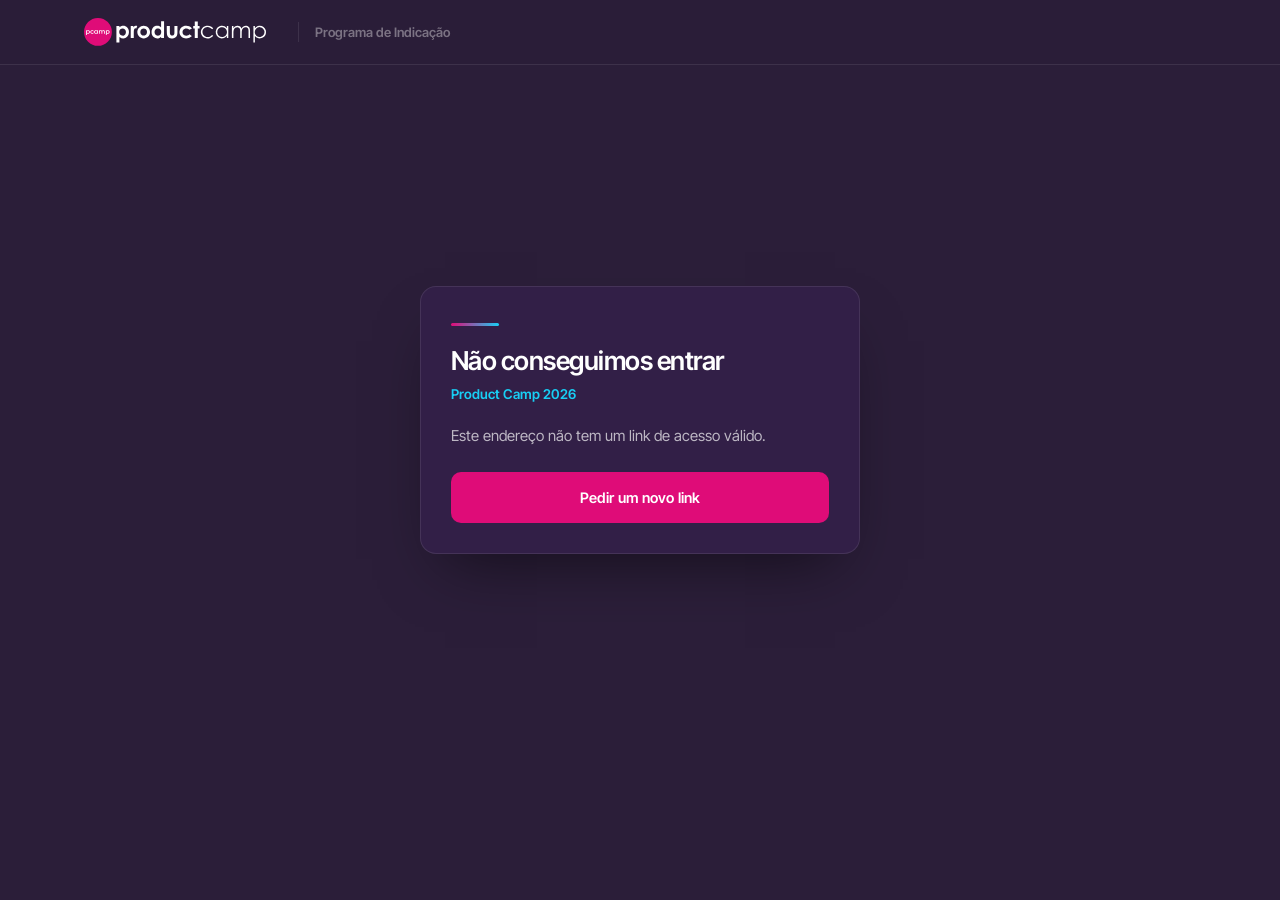
<file: indicacao/entrar/index.html>
<!DOCTYPE html>
<html lang="pt-BR">
<head>
<meta charset="UTF-8">
<meta name="viewport" content="width=device-width, initial-scale=1.0">
<title>Entrando… | Programa de Indicação PCamp 2026</title>
<meta name="robots" content="noindex, nofollow">
<link rel="icon" href="/favicon.png" sizes="32x32">
<link rel="preload" href="/assets/fonts/INTERTIGHT-SEMIBOLD.woff2" as="font" type="font/woff2" crossorigin>
<link rel="stylesheet" href="/indicacao/app.css">
</head>
<body>

<nav>
  <div class="nav-inner">
    <a href="/" class="nav-logo" aria-label="Product Camp — página inicial">
      <img src="/assets/img/brand/logo_escuro.svg" alt="Product Camp" width="140" height="28" fetchpriority="high" class="logo-img--header">
    </a>
    <span class="nav-contexto">Programa de Indicação</span>
  </div>
</nav>

<main class="login-stage">
  <div class="login-card">
    <span class="hero-rule"></span>
    <h1 id="titulo">Entrando…</h1>
    <p class="ev">Product Camp 2026</p>
    <p class="lead" id="mensagem">Validando seu link de acesso.</p>
    <a class="btn-primary btn-block oculto" id="voltar" href="/indicacao/">Pedir um novo link</a>
  </div>
</main>

<script type="module" src="/indicacao/js/entrar.js"></script>
</body>
</html>
</file>
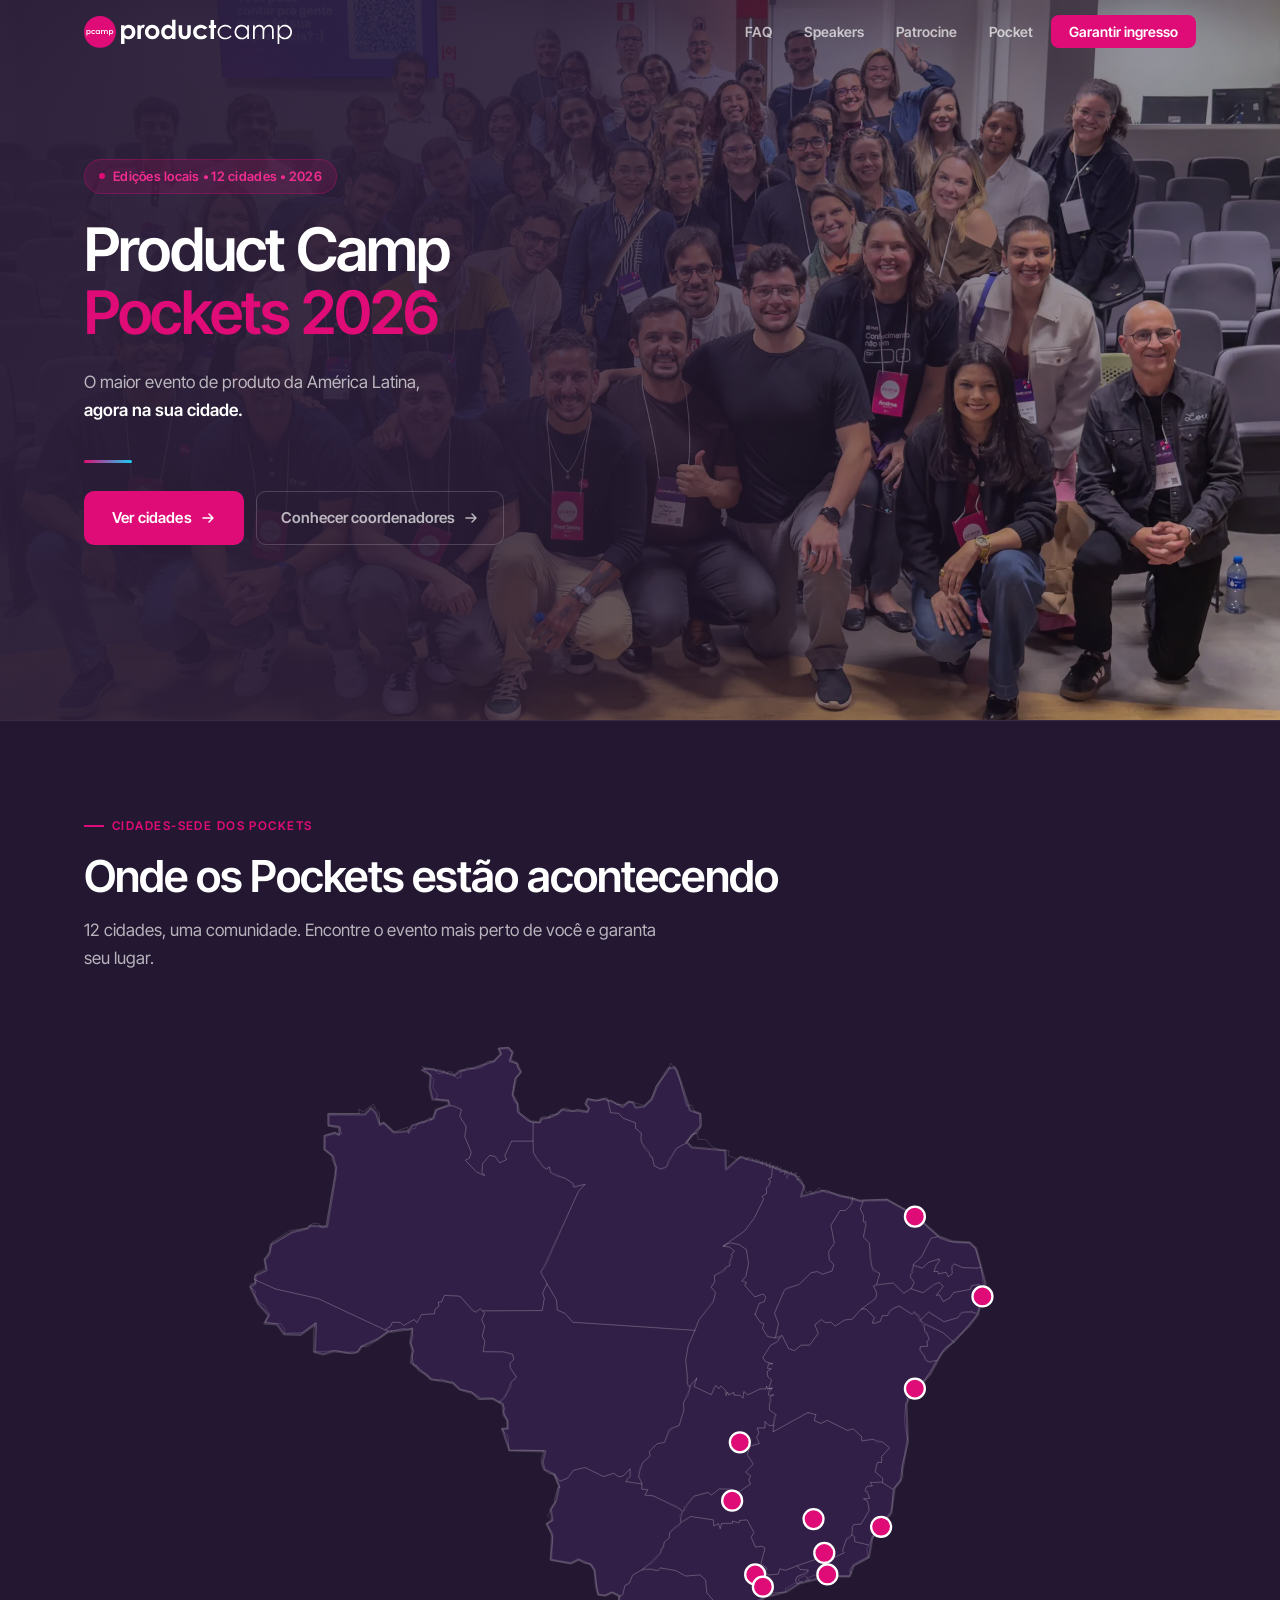
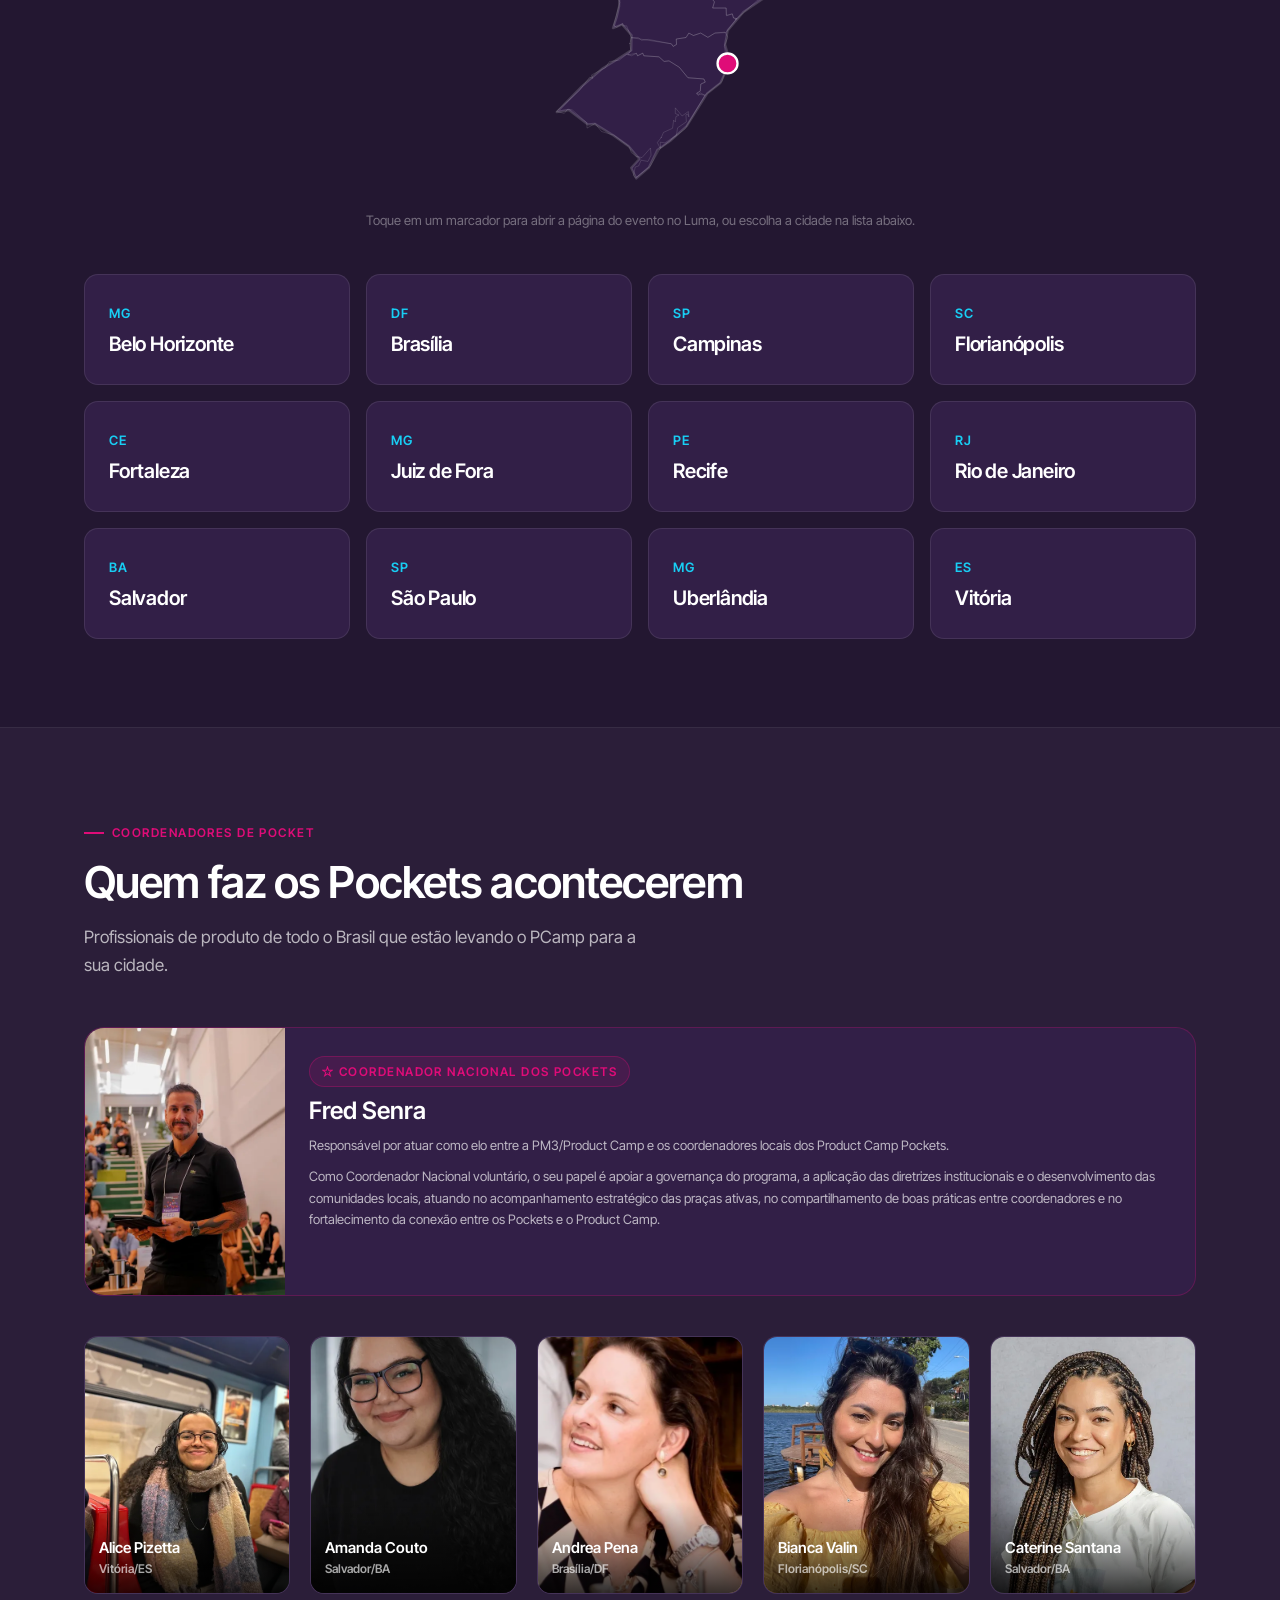
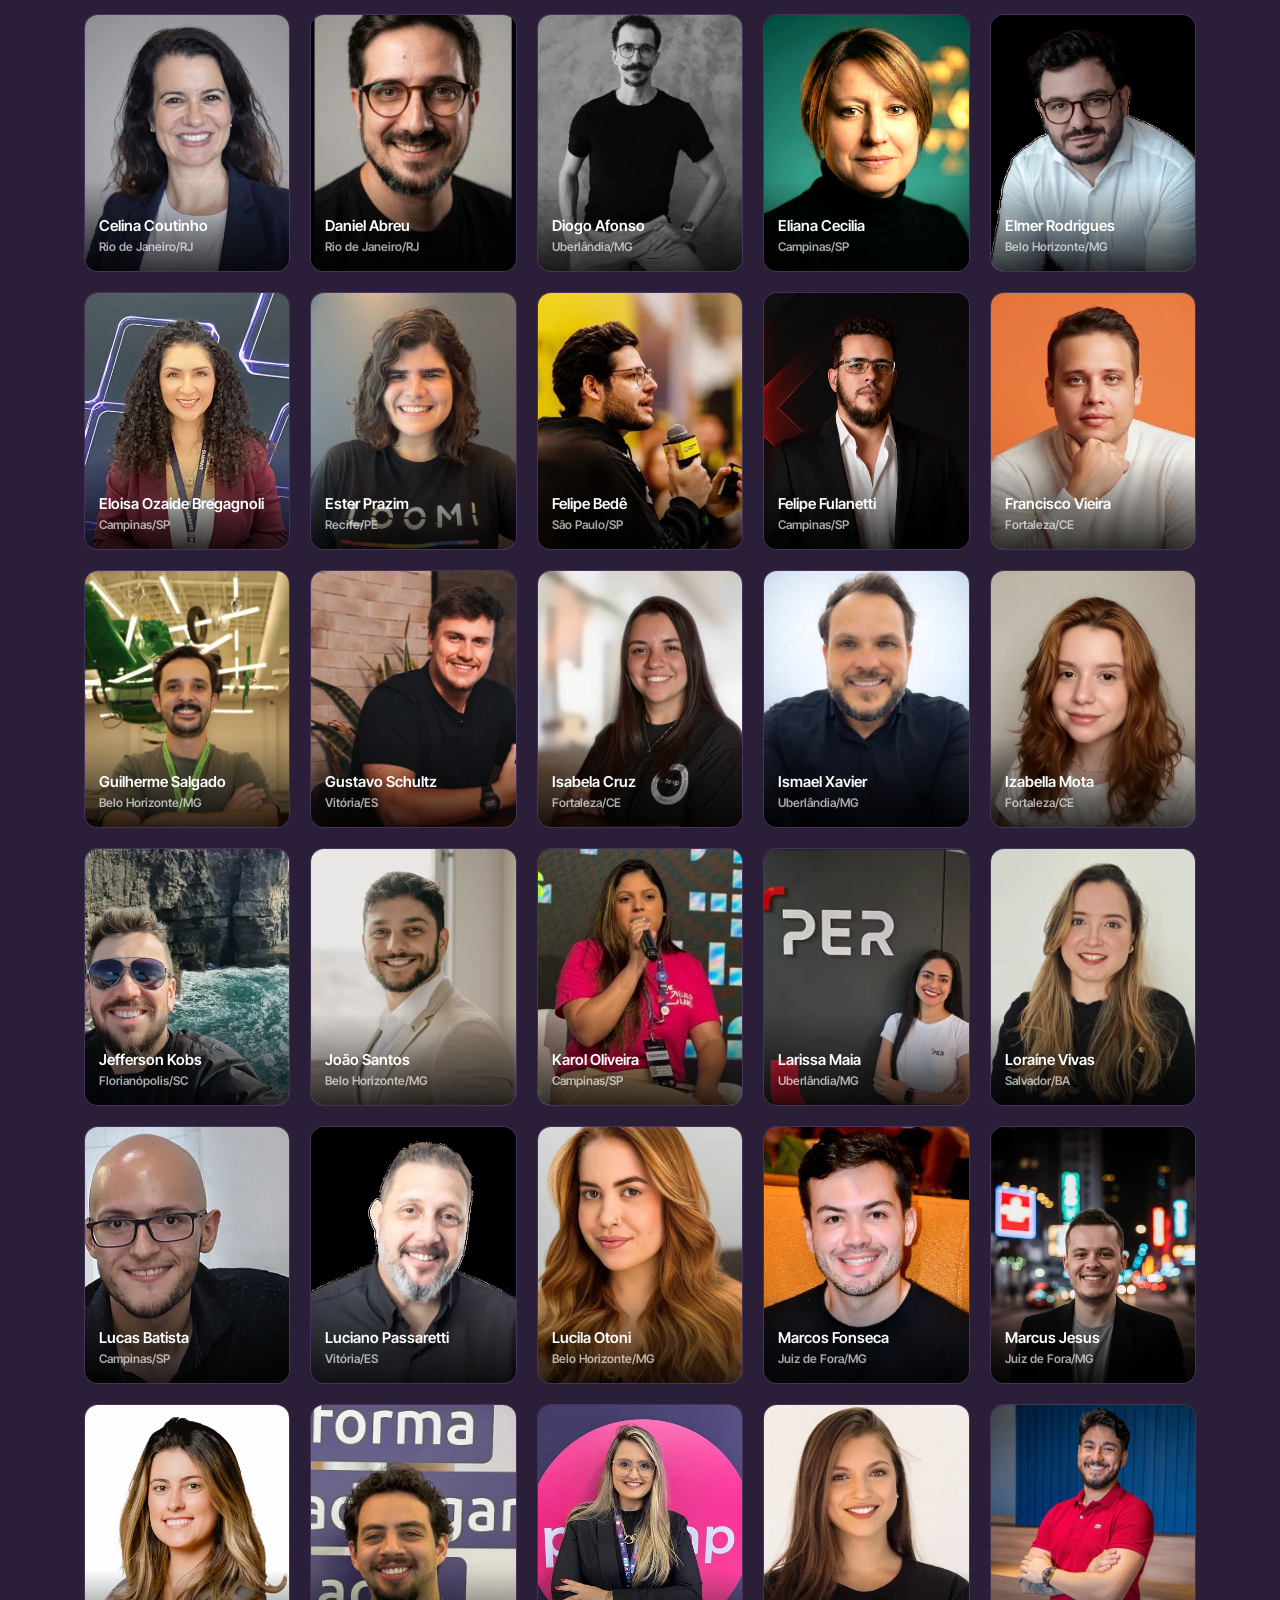
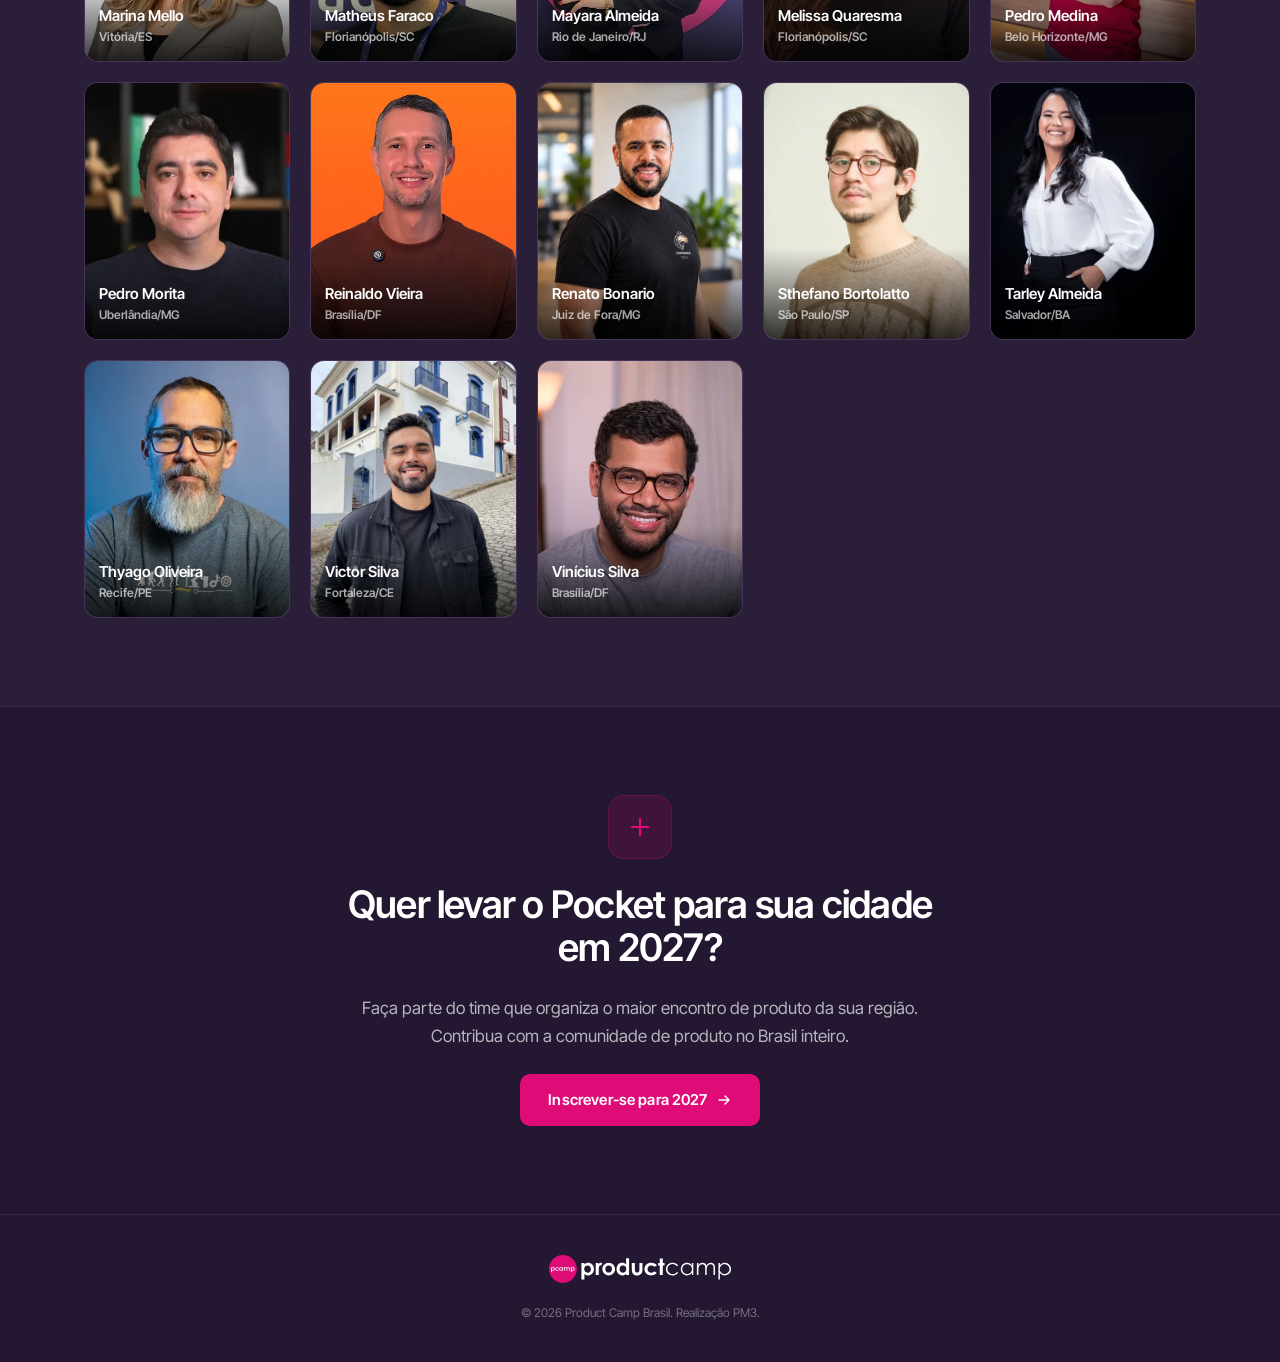
<file: pocket.html>
<!DOCTYPE html>
<html lang="pt-BR">
<head>
<!-- Google Tag Manager -->
<script>(function(w,d,s,l,i){w[l]=w[l]||[];w[l].push({'gtm.start':
new Date().getTime(),event:'gtm.js'});var f=d.getElementsByTagName(s)[0],
j=d.createElement(s),dl=l!='dataLayer'?'&l='+l:'';j.async=true;j.src=
'https://www.googletagmanager.com/gtm.js?id='+i+dl;f.parentNode.insertBefore(j,f);
})(window,document,'script','dataLayer','GTM-WW5K4VP');</script>
<!-- End Google Tag Manager -->
<meta charset="UTF-8">
<meta name="viewport" content="width=device-width, initial-scale=1.0">
<link rel="preload" as="font" type="font/woff2" href="assets/fonts/INTERTIGHT-SEMIBOLD.woff2" crossorigin>
<link rel="preload" as="font" type="font/woff2" href="assets/fonts/INTERTIGHT-REGULAR.woff2" crossorigin>
<meta name="description" content="Product Camp Pocket 2026 — o maior evento de produto da América Latina, agora na sua cidade. Confira as cidades e garanta seu ingresso.">
<link rel="canonical" href="https://www.productcamp.com.br/pocket">
<meta property="og:type" content="website">
<meta property="og:site_name" content="Product Camp">
<meta property="og:locale" content="pt_BR">
<meta property="og:title" content="Product Camp Pocket 2026 | Na sua cidade">
<meta property="og:description" content="O maior evento de produto da América Latina, agora na sua cidade. Confira as cidades e garanta seu ingresso.">
<meta property="og:image" content="https://www.productcamp.com.br/assets/img/og-image.png">
<meta property="og:image:width" content="1200">
<meta property="og:image:height" content="630">
<meta property="og:image:alt" content="Product Camp Pocket 2026 — evento de produto nas principais cidades do Brasil.">
<meta property="og:url" content="https://www.productcamp.com.br/pocket">
<meta name="twitter:card" content="summary_large_image">
<meta name="twitter:title" content="Product Camp Pocket 2026 | Na sua cidade">
<meta name="twitter:description" content="O maior evento de produto da América Latina, agora na sua cidade.">
<meta name="twitter:image" content="https://www.productcamp.com.br/assets/img/og-image.png">
<title>Product Camp Pocket 2026 | Na sua cidade</title>
<link rel="icon" type="image/png" sizes="32x32" href="favicon.png">
<link rel="icon" type="image/png" sizes="16x16" href="favicon-16.png">
<link rel="apple-touch-icon" sizes="180x180" href="apple-touch-icon.png">
<script type="application/ld+json">
{
  "@context": "https://schema.org",
  "@type": "EventSeries",
  "name": "Product Camp Pocket 2026",
  "description": "O maior evento de produto da América Latina, agora na sua cidade. Edições em 12 cidades brasileiras em 2026.",
  "url": "https://www.productcamp.com.br/pocket",
  "image": "https://www.productcamp.com.br/assets/img/og-image.png",
  "organizer": {
    "@type": "Organization",
    "name": "PM3",
    "url": "https://www.cursospm3.com.br"
  }
}
</script>
<style>
  @font-face {
    font-family: 'InterTight';
    src: url('assets/fonts/INTERTIGHT-REGULAR.woff2') format('woff2');
    font-weight: 400;
    font-style: normal;
    font-display: swap;
  }
  @font-face {
    font-family: 'InterTight';
    src: url('assets/fonts/INTERTIGHT-SEMIBOLD.woff2') format('woff2');
    font-weight: 600;
    font-style: normal;
    font-display: swap;
  }

  *, *::before, *::after { box-sizing: border-box; margin: 0; padding: 0; }

  :root {
    --navy:        #2B1E39;
    --navy-mid:    #231731;
    --navy-card:   #321f47;
    --navy-border: rgba(255,255,255,0.09);
    --pink:        #DF0C78;
    --pink-light:  #f02d8e;
    --pink-muted:  rgba(223,12,120,0.14);
    --cyan:        #18CEF4;
    --cyan-muted:  rgba(24,206,244,0.12);
    --white:       #ffffff;
    --white-70:    rgba(255,255,255,0.68);
    --white-40:    rgba(255,255,255,0.38);
    --white-10:    rgba(255,255,255,0.06);
    --section-pad: 88px;
    --font-display: 'InterTight', sans-serif;
    --font-body:    'InterTight', sans-serif;
  }

  html { scroll-behavior: smooth; }

  ::-webkit-scrollbar { width: 6px; }
  ::-webkit-scrollbar-track { background: var(--navy); }
  ::-webkit-scrollbar-thumb { background: rgba(223,12,120,0.4); border-radius: 3px; }
  ::-webkit-scrollbar-thumb:hover { background: var(--pink); }

  body {
    background: var(--navy);
    color: var(--white);
    font-family: var(--font-body);
    font-size: 16px;
    line-height: 1.6;
    overflow-x: hidden;
  }

  a { color: inherit; text-decoration: none; }

  img { max-width: 100%; display: block; }

  .container {
    max-width: 1160px;
    margin: 0 auto;
    padding: 0 24px;
  }

  /* ── NAV ── */
  nav {
    position: fixed;
    top: 0; left: 0; right: 0;
    z-index: 100;
    background: rgba(43,30,57,0.0);
    backdrop-filter: blur(0px);
    border-bottom: 1px solid transparent;
    transition: background 0.35s, backdrop-filter 0.35s, border-color 0.35s;
  }

  nav.scrolled {
    background: rgba(43,30,57,0.96);
    backdrop-filter: blur(14px);
    border-bottom: 1px solid var(--navy-border);
  }

  .nav-inner {
    display: flex;
    align-items: center;
    justify-content: space-between;
    height: 64px;
    max-width: 1160px;
    margin: 0 auto;
    padding: 0 24px;
  }

  .nav-logo { display: flex; align-items: center; }

  .nav-links {
    display: flex;
    align-items: center;
    gap: 4px;
    list-style: none;
  }

  .nav-links a {
    font-size: 14px;
    font-weight: 600;
    color: var(--white-70);
    padding: 6px 14px;
    border-radius: 6px;
    transition: color 0.2s, background 0.2s;
  }

  .nav-links a:hover { color: var(--white); background: var(--white-10); }

  .nav-cta {
    background: var(--pink) !important;
    color: white !important;
    border-radius: 8px !important;
    padding: 8px 18px !important;
    font-weight: 600 !important;
    font-size: 14px !important;
    transition: background 0.2s, transform 0.15s !important;
  }

  .nav-cta:hover { background: var(--pink-light) !important; transform: translateY(-1px); }

  .nav-mobile-toggle {
    display: none;
    background: none;
    border: none;
    cursor: pointer;
    padding: 8px;
    color: var(--white);
  }

  @media (max-width: 768px) {
    .nav-links {
      display: none;
      position: absolute;
      top: 64px;
      left: 0; right: 0;
      background: rgba(35,23,49,0.98);
      flex-direction: column;
      padding: 16px 0 24px;
      border-bottom: 1px solid var(--navy-border);
      gap: 2px;
    }

    .nav-links.open { display: flex; }

    .nav-links a {
      width: 100%;
      padding: 12px 24px;
      border-radius: 0;
    }

    .nav-mobile-toggle { display: flex; }
  }

  /* ── HERO ── */
  .hero {
    min-height: 80vh;
    display: flex;
    align-items: center;
    position: relative;
    overflow: hidden;
    padding-top: 64px;
    background-image: url('assets/img/bg/pocket-hero-bg.webp');
    background-size: cover;
    background-position: center right;
    background-repeat: no-repeat;
  }

  .hero-bg {
    position: absolute;
    inset: 0;
    background: linear-gradient(
      105deg,
      rgba(43,30,57,0.97) 0%,
      rgba(43,30,57,0.90) 38%,
      rgba(43,30,57,0.55) 62%,
      rgba(43,30,57,0.12) 100%
    );
    pointer-events: none;
  }

  .hero-inner {
    display: flex;
    flex-direction: column;
    align-items: flex-start;
    justify-content: center;
    width: 100%;
    padding: 80px 24px 72px;
    position: relative;
    z-index: 1;
  }

  .hero-eyebrow {
    display: inline-flex;
    align-items: center;
    gap: 8px;
    background: var(--pink-muted);
    border: 1px solid rgba(223,12,120,0.3);
    border-radius: 100px;
    padding: 6px 14px;
    font-size: 13px;
    font-weight: 600;
    color: var(--pink-light);
    margin-bottom: 24px;
    letter-spacing: 0.02em;
  }

  .hero-eyebrow::before {
    content: '';
    width: 6px; height: 6px;
    background: var(--pink);
    border-radius: 50%;
    display: inline-block;
  }

  .hero-title {
    font-family: var(--font-display);
    font-size: clamp(36px, 5vw, 60px);
    font-weight: 600;
    line-height: 1.05;
    letter-spacing: -0.03em;
    margin-bottom: 24px;
  }

  .hero-title .accent { color: var(--pink); }

  .hero-subtitle {
    font-size: 17px;
    color: var(--white-70);
    line-height: 1.65;
    margin-bottom: 36px;
    max-width: 560px;
  }

  .hero-subtitle strong { color: var(--white); font-weight: 600; }

  .hero-rule {
    width: 48px;
    height: 3px;
    background: linear-gradient(90deg, var(--pink), var(--cyan));
    border-radius: 2px;
    margin-bottom: 28px;
    display: block;
  }

  .hero-actions {
    display: flex;
    gap: 12px;
    flex-wrap: wrap;
  }

  .btn-primary {
    display: inline-flex;
    align-items: center;
    gap: 8px;
    background: var(--pink);
    color: white;
    font-family: var(--font-body);
    font-weight: 600;
    font-size: 15px;
    padding: 14px 28px;
    border-radius: 10px;
    transition: background 0.2s, transform 0.15s, box-shadow 0.2s;
    letter-spacing: 0.01em;
  }

  .btn-primary:hover {
    background: var(--pink-light);
    transform: translateY(-2px);
    box-shadow: 0 8px 24px rgba(223,12,120,0.35);
  }

  .btn-secondary {
    display: inline-flex;
    align-items: center;
    gap: 8px;
    background: transparent;
    color: var(--white-70);
    font-family: var(--font-body);
    font-weight: 600;
    font-size: 15px;
    padding: 14px 24px;
    border-radius: 10px;
    border: 1px solid rgba(255,255,255,0.18);
    transition: color 0.2s, border-color 0.2s, background 0.2s;
  }

  .btn-secondary:hover {
    color: var(--white);
    border-color: rgba(255,255,255,0.28);
    background: var(--white-10);
  }

  /* ── SECTION GENERIC ── */
  section { padding: var(--section-pad) 0; }

  .section-label {
    display: inline-flex;
    align-items: center;
    gap: 8px;
    font-size: 12px;
    font-weight: 600;
    letter-spacing: 0.12em;
    text-transform: uppercase;
    color: var(--pink);
    margin-bottom: 16px;
  }

  .section-label::before {
    content: '';
    width: 20px; height: 2px;
    background: var(--pink);
    display: inline-block;
  }

  .section-title {
    font-family: var(--font-display);
    font-size: clamp(28px, 4vw, 44px);
    font-weight: 600;
    line-height: 1.1;
    letter-spacing: -0.02em;
    margin-bottom: 16px;
  }

  .section-subtitle {
    font-size: 17px;
    color: var(--white-70);
    line-height: 1.65;
    max-width: 580px;
  }

  /* ── CIDADES ── */
  .cities-section {
    background: var(--navy-mid);
    border-top: 1px solid var(--navy-border);
    border-bottom: 1px solid var(--navy-border);
  }

  .cities-header {
    margin-bottom: 48px;
  }

  .cities-grid {
    display: grid;
    grid-template-columns: repeat(auto-fill, minmax(220px, 1fr));
    gap: 16px;
  }

  .city-card {
    background: var(--navy-card);
    border: 1px solid var(--navy-border);
    border-radius: 14px;
    padding: 28px 24px;
    display: flex;
    flex-direction: column;
    gap: 8px;
    transition: border-color 0.2s, transform 0.2s, box-shadow 0.2s;
    cursor: pointer;
  }

  .city-card:hover {
    border-color: rgba(223,12,120,0.4);
    transform: translateY(-3px);
    box-shadow: 0 12px 32px rgba(0,0,0,0.25);
  }

  .city-name {
    font-size: 20px;
    font-weight: 600;
    line-height: 1.2;
    letter-spacing: -0.01em;
  }

  .city-state {
    font-size: 13px;
    font-weight: 600;
    color: var(--cyan);
    letter-spacing: 0.08em;
    text-transform: uppercase;
  }

  /* ── MAPA INTERATIVO DO BRASIL ── */
  .cities-map-wrap {
    max-width: 860px;
    margin: 0 auto 44px;
  }

  .cities-map {
    width: 100%;
    height: auto;
    display: block;
    overflow: visible;
  }

  .map-brazil {
    fill: var(--navy-card);
    stroke: rgba(255,255,255,0.16);
    stroke-width: 1.5;
    stroke-linejoin: round;
  }

  .map-states {
    fill: none;
    stroke: rgba(255,255,255,0.14);
    stroke-width: 0.9;
    stroke-linejoin: round;
    stroke-linecap: round;
    vector-effect: non-scaling-stroke;
    pointer-events: none;
  }

  .map-pin { cursor: pointer; }
  .map-pin:focus { outline: none; }

  .map-pin-halo {
    fill: var(--pink);
    opacity: 0;
    transform-box: fill-box;
    transform-origin: center;
  }

  @media (prefers-reduced-motion: no-preference) {
    .map-pin-halo { animation: pinPulse 2.6s ease-out infinite; }
    .map-pins a:nth-child(6n+2) .map-pin-halo { animation-delay: .4s; }
    .map-pins a:nth-child(6n+3) .map-pin-halo { animation-delay: .8s; }
    .map-pins a:nth-child(6n+4) .map-pin-halo { animation-delay: 1.2s; }
    .map-pins a:nth-child(6n+5) .map-pin-halo { animation-delay: 1.6s; }
    .map-pins a:nth-child(6n)   .map-pin-halo { animation-delay: 2s; }
  }

  @keyframes pinPulse {
    0%   { transform: scale(0.6); opacity: 0.45; }
    70%  { transform: scale(2.6); opacity: 0; }
    100% { transform: scale(2.6); opacity: 0; }
  }

  .map-pin-hit {
    fill: transparent;
    pointer-events: all;
  }

  .map-pin-dot {
    fill: var(--pink);
    stroke: #fff;
    stroke-width: 1.5;
    transform-box: fill-box;
    transform-origin: center;
    transition: transform .15s ease, fill .15s ease;
  }

  .map-pin:hover .map-pin-dot,
  .map-pin:focus-visible .map-pin-dot {
    fill: var(--pink-light);
    transform: scale(1.4);
  }

  .map-pin:focus-visible .map-pin-dot { stroke: var(--cyan); }

  .map-pin-label {
    fill: #fff;
    font-family: var(--font-body);
    font-size: 12px;
    font-weight: 600;
    text-anchor: middle;
    paint-order: stroke;
    stroke: var(--navy);
    stroke-width: 4px;
    stroke-linejoin: round;
    opacity: 0;
    pointer-events: none;
    transition: opacity .15s ease;
  }

  .map-pin:hover .map-pin-label,
  .map-pin:focus-visible .map-pin-label {
    opacity: 1;
  }

  .cities-map-hint {
    text-align: center;
    font-size: 13px;
    color: var(--white-40);
    margin: 14px 0 0;
  }


  /* ── COORDENADORES ── */
  .coordinators-section {
    background: var(--navy);
  }

  .coordinators-header {
    margin-bottom: 48px;
  }
  /* Card Coordenador Nacional */
  .coord-nacional-card {
    display: grid;
    grid-template-columns: 200px 1fr;
    gap: 0;
    background: var(--navy-card);
    border: 1.5px solid rgba(223,12,120,0.25);
    border-radius: 20px;
    overflow: hidden;
    margin-bottom: 40px;
  }

  .coord-nacional-photo-wrap {
    position: relative;
    overflow: hidden;
    background: var(--navy-mid);
    aspect-ratio: 3/4;
  }

  .coord-nacional-photo-wrap img {
    position: absolute;
    inset: 0;
    width: 100%;
    height: 100%;
    object-fit: cover;
    object-position: center top;
    display: block;
  }

  .coord-nacional-body {
    padding: 28px 24px 24px;
    display: flex;
    flex-direction: column;
    gap: 10px;
  }

  .coord-nacional-badge {
    display: inline-flex;
    align-items: center;
    gap: 6px;
    background: rgba(223,12,120,0.12);
    border: 1px solid rgba(223,12,120,0.3);
    color: var(--pink);
    font-size: 12px;
    font-weight: 600;
    letter-spacing: 0.12em;
    text-transform: uppercase;
    padding: 5px 12px;
    border-radius: 100px;
    width: fit-content;
  }

  .coord-nacional-badge svg {
    width: 11px;
    height: 11px;
    flex-shrink: 0;
  }

  .coord-nacional-name {
    font-size: 24px;
    font-weight: 600;
    line-height: 1.15;
    color: var(--white);
  }

  .coord-nacional-desc {
    font-size: 13px;
    line-height: 1.65;
    color: var(--white-70);
  }

  @media (max-width: 560px) {
    .coord-nacional-card {
      grid-template-columns: 1fr;
    }
    .coord-nacional-photo-wrap {
      aspect-ratio: 4/3;
    }
    .coord-nacional-body {
      padding: 20px 16px;
    }
    .coord-nacional-name {
      font-size: 20px;
    }
  }

  .coordinators-grid {
    display: grid;
    grid-template-columns: repeat(auto-fill, minmax(180px, 1fr));
    gap: 20px;
  }

  .coord-card {
    background: var(--navy-card);
    border: 1px solid var(--navy-border);
    border-radius: 14px;
    overflow: hidden;
    transition: border-color 0.2s, transform 0.2s;
    position: relative;
    aspect-ratio: 4/5;
  }

  .coord-card:hover {
    border-color: rgba(223,12,120,0.3);
    transform: translateY(-2px);
  }

  .coord-photo-wrap {
    position: absolute;
    inset: 0;
    overflow: hidden;
    background: var(--navy-mid);
  }

  .coord-photo-wrap img {
    position: absolute;
    inset: 0;
    width: 100%;
    height: 100%;
    object-fit: cover;
    object-position: center;
    display: block;
    transition: transform 0.35s;
    -webkit-user-drag: none;
    user-drag: none;
  }

  .coord-card:hover .coord-photo-wrap img {
    transform: scale(1.04);
  }
  .coord-card:hover .coord-photo-wrap img.coord-photo--fix-rotation {
    transform: rotate(-90deg) scale(1.30);
  }

  .coord-info {
    position: absolute;
    bottom: 0;
    left: 0;
    right: 0;
    padding: 36px 14px 14px;
    background: linear-gradient(to bottom, transparent, rgba(0,0,0,0.78));
    z-index: 1;
  }

  .coord-name {
    font-size: 15px;
    font-weight: 600;
    line-height: 1.3;
    margin-bottom: 2px;
    color: #fff;
  }

  .coord-location {
    font-size: 12px;
    color: rgba(255,255,255,0.65);
    font-weight: 600;
  }

  /* placeholder para foto ausente */
  .coord-photo-placeholder {
    width: 100%;
    height: 100%;
    display: flex;
    align-items: center;
    justify-content: center;
    background: linear-gradient(135deg, var(--navy-mid), var(--navy-card));
  }

  .coord-photo-placeholder svg {
    width: 48px;
    height: 48px;
    opacity: 0.3;
  }

  /* ── SEJA COORDENADOR ── */
  .join-section {
    background: var(--navy-mid);
    border-top: 1px solid var(--navy-border);
  }

  .join-inner {
    display: flex;
    flex-direction: column;
    align-items: center;
    text-align: center;
    gap: 24px;
    max-width: 620px;
    margin: 0 auto;
  }

  .join-icon {
    width: 64px;
    height: 64px;
    background: var(--pink-muted);
    border: 1px solid rgba(223,12,120,0.25);
    border-radius: 16px;
    display: flex;
    align-items: center;
    justify-content: center;
  }

  .join-icon svg {
    width: 28px;
    height: 28px;
    stroke: var(--pink);
    fill: none;
    stroke-width: 1.8;
    stroke-linecap: round;
    stroke-linejoin: round;
  }

  .join-title {
    font-family: var(--font-display);
    font-size: clamp(26px, 4vw, 38px);
    font-weight: 600;
    line-height: 1.15;
    letter-spacing: -0.02em;
  }

  .join-description {
    font-size: 17px;
    color: var(--white-70);
    line-height: 1.65;
  }

  /* ── FOOTER ── */
  footer {
    background: var(--navy-mid);
    border-top: 1px solid var(--navy-border);
    padding: 40px 0;
  }

  .footer-inner {
    display: flex;
    flex-direction: column;
    align-items: center;
    gap: 20px;
    text-align: center;
  }

  .footer-logo img {
    height: 28px;
  }

  .footer-links {
    display: flex;
    gap: 24px;
    flex-wrap: wrap;
    justify-content: center;
  }

  .footer-links a {
    font-size: 13px;
    color: var(--white-40);
    transition: color 0.2s;
  }

  .footer-links a:hover { color: var(--white-70); }

  .footer-copy {
    font-size: 12px;
    color: var(--white-40);
  }

  /* ── RESPONSIVE ── */
  @media (max-width: 640px) {
    :root { --section-pad: 60px; }

    .cities-grid {
      grid-template-columns: 1fr 1fr;
      gap: 12px;
    }

    .city-card { padding: 20px 16px; }

    .coordinators-grid {
      grid-template-columns: repeat(2, 1fr);
      gap: 12px;
    }
  }

  @media (max-width: 380px) {
    .cities-grid { grid-template-columns: 1fr; }
    .coordinators-grid { grid-template-columns: repeat(2, 1fr); }
  }

.coord-photo--fix-rotation { transform: rotate(-90deg) scale(1.25); }
.coord-photo--center { object-position: center; }
</style>
</head>
<body>

<!-- Google Tag Manager (noscript) -->
<noscript><iframe src="https://www.googletagmanager.com/ns.html?id=GTM-WW5K4VP"
height="0" width="0" style="display:none;visibility:hidden"></iframe></noscript>
<!-- End Google Tag Manager (noscript) -->

<!-- NAV -->
<nav id="mainNav">
  <div class="nav-inner">
    <a href="/" class="nav-logo" aria-label="Product Camp — página inicial">
      <img src="assets/img/brand/logo_escuro.svg" alt="Product Camp" height="32">
    </a>

    <ul class="nav-links" id="navLinks">
      <li><a href="https://go.pm3.com.br/faq_pcamp_26" target="_blank">FAQ</a></li>
      <li><a href="/#keynote">Speakers</a></li>
      <li><a href="https://share.hsforms.com/2LipTQvz1Ryy8_JWxtYAgTgcy53x" target="_blank">Patrocine</a></li>
      <li><a href="/pocket" aria-current="page">Pocket</a></li>
      <li><a href="/#ingressos26" class="nav-cta">Garantir ingresso</a></li>
    </ul>

    <button class="nav-mobile-toggle" id="mobileToggle" aria-label="Menu" aria-expanded="false">
      <svg width="22" height="22" viewBox="0 0 22 22" fill="none" xmlns="http://www.w3.org/2000/svg">
        <rect y="4" width="22" height="2" rx="1" fill="white"/>
        <rect y="10" width="22" height="2" rx="1" fill="white"/>
        <rect y="16" width="22" height="2" rx="1" fill="white"/>
      </svg>
    </button>
  </div>
</nav>

<main>

<!-- HERO -->
<section class="hero">
  <div class="hero-bg"></div>
  <div class="hero-inner container">
    <div class="hero-eyebrow">Edições locais &bull; 12 cidades &bull; 2026</div>
    <h1 class="hero-title">
      Product Camp<br>
      <span class="accent">Pockets 2026</span>
    </h1>
    <p class="hero-subtitle">
      O maior evento de produto da América Latina,<br>
      <strong>agora na sua cidade.</strong>
    </p>
    <span class="hero-rule"></span>
    <div class="hero-actions">
      <a href="#cidades" class="btn-primary">
        Ver cidades
        <svg width="16" height="16" viewBox="0 0 16 16" fill="none" xmlns="http://www.w3.org/2000/svg">
          <path d="M3 8h10M9 4l4 4-4 4" stroke="white" stroke-width="1.5" stroke-linecap="round" stroke-linejoin="round"/>
        </svg>
      </a>
      <a href="#coordenadores" class="btn-secondary">
        Conhecer coordenadores
        <svg width="16" height="16" viewBox="0 0 16 16" fill="none" xmlns="http://www.w3.org/2000/svg">
          <path d="M3 8h10M9 4l4 4-4 4" stroke="currentColor" stroke-width="1.5" stroke-linecap="round" stroke-linejoin="round"/>
        </svg>
      </a>
    </div>
  </div>
</section>

<!-- CIDADES -->
<section class="cities-section" id="cidades">
  <div class="container">
    <div class="cities-header">
      <div class="section-label">Cidades-sede dos Pockets</div>
      <h2 class="section-title">Onde os Pockets estão acontecendo</h2>
      <p class="section-subtitle">12 cidades, uma comunidade. Encontre o evento mais perto de você e garanta seu lugar.</p>
    </div>

    <div class="cities-map-wrap">
      <svg class="cities-map" viewBox="-20 -15 560 505" role="group" aria-label="Mapa do Brasil com as cidades-sede dos Pockets 2026" xmlns="http://www.w3.org/2000/svg">
        <path class="map-brazil" d="M205.8,435.6 L222.1,418.9 L235.8,407.1 L244,402.1 L254.3,395.4 L254.5,385.7 L248.4,378.6 L242.4,381 L244.8,373.9 L246.4,366.7 L246.4,360 L242,357.8 L237.5,359.8 L232.9,359.2 L231.5,354.5 L230.4,343.4 L228.1,339.7 L219.8,336.4 L214.9,338.8 L202,336.5 L202.8,319.9 L199.2,313.1 L203,310.6 L201.8,303.7 L205.2,298.3 L207.3,288.7 L204.5,281.1 L197.8,277.7 L196.5,272.9 L198.3,265.8 L174.9,265.3 L170.2,251.1 L173.8,250.9 L173.6,245.7 L171.2,242.1 L170.7,235.1 L163.6,231.5 L155.9,231.6 L150.9,228 L142.6,225.6 L137.8,221.1 L124.2,219 L110.9,208.1 L111.9,199.9 L110.4,195.3 L111.7,186.1 L95.8,188.2 L89.3,192.8 L78.7,197.7 L76,201.4 L69.7,201.7 L60.6,200.6 L53.7,202.7 L48.2,201.3 L49,182.8 L39,190 L28.2,189.7 L23.6,183.2 L15.5,182.5 L18.1,177.2 L11.3,169.8 L6.3,158.8 L9.5,156.6 L9.5,151.4 L16.8,147.9 L15.6,141.3 L18.7,137.1 L19.6,131.4 L33.6,123.1 L43.6,120.7 L45.2,118.9 L56.2,119.5 L61.7,86.1 L61.9,80.8 L60,73.8 L54.6,69.3 L54.7,60.5 L61.6,58.5 L64,59.7 L64.4,55.1 L57.3,53.8 L57.1,46.2 L80.9,46.4 L84.9,42.2 L88.3,46.1 L90.7,53.3 L93,51.8 L99.7,58.2 L109.2,57.4 L111.5,53.7 L120.6,50.9 L125.6,48.9 L127,43.7 L135.7,40.2 L135.1,37.7 L124.8,36.6 L123.1,28.9 L123.6,20.8 L118.1,17.6 L120.4,16.5 L129.4,18 L139.1,21.1 L142.6,18.2 L151.4,16.3 L165,11.8 L169.5,7.1 L167.9,3.7 L174.2,3.1 L177.1,5.9 L175.5,11.3 L179.7,13.1 L182.5,18.8 L179.1,23.1 L177.1,33.5 L180.3,39.6 L181.1,45.3 L188.6,51 L194.6,51.6 L196,49.2 L199.8,48.7 L205.4,46.6 L209.3,43.3 L216.1,44.3 L219,43.9 L225.7,44.9 L226.8,42.4 L224.7,40 L225.9,36.5 L230.9,37.5 L236.6,36.3 L243.6,38.9 L248.9,41.4 L252.7,38.1 L255.4,38.6 L257.1,42 L262.9,41.2 L267.6,36.5 L271.3,27.5 L278.6,16.4 L282.7,15.8 L285.7,22.6 L292.6,43.9 L299.1,45.9 L299.4,54.3 L290.3,64.4 L294,68 L315.6,69.9 L316,82.2 L325.3,74.2 L340.6,78.5 L360.9,86 L366.9,93.1 L364.9,99.9 L379,96.1 L402.8,102.6 L421,102.1 L439,112.2 L454.6,125.9 L464,129.4 L474.4,129.9 L478.8,133.7 L483,149.2 L485,156.6 L480.1,176.8 L473.9,184.7 L456.7,201.7 L449,215.5 L439.9,226.1 L436.9,226.3 L433.5,235.3 L434.4,258.1 L431,276.9 L429.7,285 L425.8,289.8 L423.6,306.1 L411.3,322 L409.2,334.6 L399.3,339.9 L396.5,347.2 L383.2,347.2 L364,351.8 L355.5,357.3 L341.8,360.8 L327.4,370.5 L317.1,382.6 L315.4,391.7 L317.4,398.5 L315.1,410.8 L312.3,416.8 L303.8,423.5 L290.3,444.9 L279.6,454.6 L271.3,460.3 L265.7,471.9 L257.6,478.9 L254.3,472 L259.6,466.2 L252.6,457.9 L243,451.1 L230.5,443.3 L225.9,443.7 L213.7,434.3 L205.8,435.6 Z"/>
        <path class="map-states" d="M10.9,154.9 L22.5,160.1 L50.4,166.4 L96.1,187.7 L82.8,197.7 L78.6,197.2 L76.4,200.7 L72.6,202.5 L61.9,200.3 L47.3,201.2 L47.3,186.8 L48.9,182 L40.1,188.6 L28.3,189 L28.7,186.6 L26.1,182.8 L15.7,181.8 L19.1,176.7 L14.9,170.4 L11.7,168.8 L8.9,163.5 L10,161.9 L6.2,159.2 L6.6,156.7 L9.8,156.2 L9.2,154.2 Z M476,174.7 L479.5,176.6 L464.7,195.1 L457.4,188.7 L442.2,180.8 L448,175.1 L457.9,181.5 L466.8,178.9 L468.7,175.8 L476.1,174.6 Z M87.5,42.3 L90.3,45.9 L90.4,52.8 L93.2,52.1 L99.8,57.9 L108.7,54.8 L109.3,59.2 L111.8,55.7 L113.6,55.8 L114.6,53 L118.2,51 L119,52.1 L123.2,48.4 L123.9,50.4 L128.1,42.9 L138.5,40.6 L143.8,43.4 L142.6,47.7 L147,55.2 L145.9,60.9 L150.1,71.1 L148.9,75 L146.2,76.3 L153.7,84.1 L158.9,86.3 L157.1,84.1 L157.5,78.5 L162,73.2 L165.6,73.8 L168.7,78 L173.1,75.9 L172,73.3 L176.4,63.9 L190.3,63.9 L190.6,71.3 L197.3,81 L199.2,82.1 L201,80.6 L201.7,84.2 L211.4,88.1 L216.7,91.7 L217.3,94.1 L224.4,91.9 L219.9,96.6 L198,146 L195.4,148.8 L199.6,156.8 L196.6,162.7 L197.7,166.2 L196.4,174.1 L157.5,174.4 L155.9,173 L152.6,175.3 L142.1,164.5 L132.7,164.3 L130.8,168.5 L128.7,168.7 L129,171.6 L126.5,173.4 L126.2,176.3 L117.8,176.8 L114.7,182.1 L112.9,180 L106.2,184 L104,181.9 L98.7,181.8 L97.6,184.5 L93.8,186.8 L50.4,166.4 L22.5,160.1 L8.5,153.8 L10.4,149.5 L16.6,146.3 L15.4,140.6 L18.8,136 L20.6,129.4 L31.9,122.1 L43.4,120.5 L46.9,117.4 L50.9,117.6 L52.5,120.3 L55.3,119.5 L62.3,80.9 L59.4,76.2 L59.6,73.2 L54.2,69.3 L54.4,60.3 L61.2,58.1 L62.7,59.6 L65.7,59.1 L63.8,54.1 L56.8,53.8 L56.8,46.1 L77.4,45.9 L76.7,43.1 L80,44.7 L86.5,39.7 L87.5,42.2 Z M284.4,18.2 L290.2,41 L293.3,40.2 L295.9,45.1 L299.7,46.3 L300.1,52.5 L297.6,58.5 L293.8,59.5 L290.6,64.8 L283.9,68.5 L276.7,81.2 L273.5,82.1 L269.2,79.9 L268,74.3 L266.6,74.2 L266,70.8 L261,64.7 L260.9,58.7 L257.2,55.7 L257,51.9 L248.9,48.9 L246.2,45.8 L240.9,45.4 L239.3,37.5 L241.7,37.2 L244.7,40.1 L250.3,39.8 L252.8,38.1 L262.9,40.6 L267.6,36.4 L270.3,28.4 L278.7,17.7 L279.9,13.1 L284.4,18 Z M429.4,171.5 L436.9,176.5 L438.4,174.7 L439.2,176.8 L441.5,177.1 L448.3,193.1 L446.8,194.2 L447.4,197.4 L442.5,197.7 L442.3,200.2 L447.4,207.5 L453.1,206.6 L444.5,221.1 L433.4,229.1 L434.3,233.4 L433,234.7 L432.1,246.4 L434.7,260.5 L430.3,276.4 L431.3,282.8 L424.7,290.8 L418,286.3 L418,283.3 L413.1,279.3 L414.7,273 L417.3,273.2 L417.4,269.2 L422.5,263.6 L417.9,259.8 L410.8,257.9 L404.5,259.1 L404.2,256.1 L398.8,251.2 L395.2,252.3 L382,245.7 L377.7,247.7 L373.4,245.8 L374.6,241.9 L369.3,240.6 L346.6,253.2 L347.4,242.9 L348.7,242.1 L344.3,239 L344.6,230.8 L347.1,229 L343.7,229.3 L343.6,226.8 L346.2,224.6 L343.8,225 L345.7,219.3 L343.3,217.5 L342.7,213.9 L345.5,212.2 L343,211.8 L343.7,208.9 L346.5,209 L341.7,207.5 L340,204.7 L345,196.9 L349.7,194.3 L352.4,190.3 L356.7,199 L360.6,200.3 L364.9,196.7 L370.3,196.8 L376.1,189.1 L373.8,183.5 L378.2,180.1 L380.7,182 L384.5,181.8 L387,184.3 L393.4,180.3 L398.3,179.8 L403.9,173.3 L407.2,173.2 L412.6,178.8 L411.3,182.4 L413.1,182.7 L416.6,181.1 L417.7,177.6 L421.2,177.4 L424.5,172.7 L429.2,171.5 Z M420.5,101.7 L439.4,112.3 L454.2,126 L449.5,127.1 L443.1,139.6 L438.1,143.7 L437.6,149.8 L435.8,151.3 L438.6,156 L437.1,159.3 L431.8,162.9 L424.8,156.2 L414,157.2 L416.2,150 L411.1,146.5 L409.4,130.3 L405.5,126.4 L407.1,116.3 L405.4,116.3 L405.6,112.3 L403.4,108.1 L405.2,102.3 L420.5,101.7 Z M411.9,321.2 L409.1,326.9 L399.8,324.7 L399.8,321.6 L397.8,320.2 L398.2,315 L399.3,313.5 L403.9,313.3 L409.2,304.5 L408.3,298.4 L405.5,296.6 L409.6,296.5 L408.2,292.2 L406.3,291.9 L407.9,288.6 L411.3,288.5 L410,286.2 L416.7,285.7 L424.8,290.6 L424,304.5 L419,310.3 L415.6,318.7 L412,321.2 Z M296.9,218.4 L295.2,223.7 L306.5,229 L309.5,223 L311.3,225.1 L312.8,223.3 L315.8,226.3 L316,229.5 L317,227.2 L317.8,229.2 L321.1,227.4 L321.2,229.3 L325.3,229.4 L327.1,231.3 L327.6,226.9 L330.2,229.1 L338.4,225.2 L342,225.3 L342.5,223.4 L343.1,225.5 L346.2,224.6 L343.5,228.6 L344.2,229.8 L347,228.9 L344.6,230.8 L345.6,232.8 L344.1,235.3 L344.3,239 L348.7,242.1 L346.8,248.9 L344.1,249.1 L341.4,246.4 L341.4,250.6 L336.4,250.6 L337.4,253.9 L336,256.8 L337.7,260.8 L331.5,262.6 L330.3,256.1 L320.8,256.1 L319.7,260.3 L319.8,262.8 L331.6,262.8 L329.8,268.3 L333.8,274.1 L328.8,279.9 L332.1,281.8 L330.8,284.5 L331.9,287.3 L323.7,292.7 L320,290.6 L311.7,290.3 L306.4,294.4 L304.4,292.6 L295,295.1 L288.8,302.3 L288.5,304.9 L268.9,295 L263.2,294.4 L265.1,290.8 L261,290.4 L261.3,286.4 L259.1,281.9 L261.7,273.3 L266.6,268.9 L266,266 L268,263.9 L271.3,260.9 L275.9,260.1 L278.6,252.2 L285.5,249 L288.6,238.9 L288.2,234.5 L291.4,229.4 L293,222.1 L297,218.2 Z M335,176.7 L337.7,169.5 L340.9,168.5 L341.9,165.4 L340.2,163.4 L334.8,165.3 L328.2,157.8 L329.3,156 L326.3,154.9 L328.9,152.1 L330.7,143.5 L329.3,134.5 L324.6,131.2 L318.7,130.1 L314,132.3 L327.9,122.6 L334.3,114.1 L340.5,101.7 L339.5,99.9 L342.5,97.9 L342.3,94.4 L344.9,90.4 L343.6,88.6 L345.7,87.5 L345.7,82 L347.7,79.8 L348.2,82.2 L349.5,79.9 L349.3,82.7 L351.5,80.9 L351,84.2 L354.8,82.8 L353.9,85.8 L355.9,83.1 L355.5,88.2 L358.5,83.7 L358.8,85.6 L362,84.4 L361,86.7 L364.1,86.9 L362,89.2 L364.7,88.3 L368,97.6 L371.7,96.3 L370.7,97.1 L372.2,98.4 L376.6,94.1 L378.1,96 L381.9,96 L390.5,100.1 L398.5,100.3 L397.1,105.9 L393.8,109 L390.3,109.1 L384.3,118.7 L386.6,130.3 L382.9,135.8 L383.2,140.9 L386.2,144.4 L385.1,148.4 L379,150.5 L375.4,148.8 L371.5,149.5 L363.6,157.2 L354.2,160.6 L347.6,175.9 L350.2,182.7 L348.2,192.2 L343.1,191.1 L339.7,185.7 L340.7,182.7 L338.3,181.8 L334.9,176.8 Z M369.4,240.8 L374.6,241.9 L373.4,245.8 L377.7,247.7 L382,245.7 L395.2,252.3 L398.8,251.2 L404.2,256.1 L404.5,259.1 L412.1,258.1 L413.9,259.8 L417.9,259.8 L422.5,263.6 L417.4,269.2 L417.3,273.2 L414.9,272.9 L413.8,275.1 L413.1,279.3 L418,283.3 L418,286.3 L410,286.2 L411.3,288.5 L407.9,288.6 L406.6,290.3 L409.6,296.5 L405.6,297 L408.3,298.4 L409.2,304.4 L403.9,313.3 L399.3,313.5 L398.2,315 L398.7,318.8 L396.6,322.4 L394.5,322.8 L391.8,330.7 L393,331.9 L383.3,336.5 L374.8,336.1 L354.9,343.3 L351,342.4 L350.1,345.8 L343.4,346.4 L341.7,343.9 L342.6,341.9 L338.7,339.1 L341.4,328.9 L339.4,327.6 L335.2,328.3 L332.4,321.8 L334.2,318.8 L329.7,310.5 L324.9,310.9 L324.5,312.5 L320.2,311.3 L320.2,312.7 L313.1,312.9 L312.2,316.3 L311.1,313 L308.1,314.5 L307.7,310.5 L293,308.3 L286.6,312 L286,307.8 L295,295.1 L304.4,292.6 L306.4,294.4 L311.7,290.3 L320,290.6 L323.7,292.7 L331.9,287.3 L330.8,284.5 L332.1,281.8 L328.8,279.1 L333.8,274.1 L329.8,267.9 L331.7,262.4 L337.7,260.8 L336,256.8 L337.4,253.9 L336.3,250.7 L341.4,250.6 L341.4,246.4 L344.1,249.1 L347.5,248.8 L346.6,253.2 L369.4,240.7 Z M251.5,285.6 L261.3,287.1 L261.3,290.8 L265.1,290.8 L263.2,294.4 L267.9,294.6 L285.5,302.5 L287.5,305.8 L285.9,313.8 L279.4,318.7 L279,322.3 L275.9,324.8 L273.5,331.9 L268.5,338 L254.8,347 L253.3,351.4 L250.2,353.2 L248.8,359.1 L246.5,360.6 L241.8,357.5 L237.1,359.7 L232.7,359.3 L230.3,343.4 L227.4,338.8 L223.1,338.7 L220.8,336.3 L215.3,339 L201.3,336.5 L203.4,322.5 L199.2,313.1 L202.9,310.8 L199.6,308 L205,298.9 L204.1,297.5 L206.6,289.5 L207.9,289.4 L203.7,281.2 L207.9,285.4 L212.9,283.3 L216.7,278.2 L224.2,276.4 L236.3,282.3 L242.9,280.1 L246.3,282.5 L249.1,281.9 L253.6,277.2 L253.6,282.5 L251.4,283.5 L251.5,285.6 Z M172.4,229.3 L175.8,224.4 L176,220.9 L179.6,217.6 L175.5,211.5 L175.4,208.4 L177.8,206.1 L177.1,202.7 L171.2,201.1 L157.9,201 L159,194.1 L157.3,190.9 L158.8,184.5 L156.9,180.1 L158.9,175.8 L157.5,174.4 L196.2,174.3 L197.7,166.2 L196.6,162.7 L199.5,156.7 L205.6,167.2 L206.2,173.9 L211.1,176 L216.3,181.8 L296,187.1 L291.4,197.1 L289.8,206.5 L291.2,218.6 L290.2,220.8 L292.7,224.2 L288.2,234.5 L288.6,238.9 L285.5,249 L280.1,250.8 L275.9,260.1 L271.3,260.9 L266.1,265.9 L266.6,268.9 L262.1,272.7 L259.5,278 L259.2,282.8 L261.3,287.1 L250.6,285.6 L253.6,282.5 L253.6,277.2 L249,281.9 L245.9,282.5 L242.9,280.1 L236.3,282.3 L224.2,276.4 L216.7,278.2 L212.9,283.3 L207.9,285.4 L204.5,280.8 L200.7,280.4 L196.4,276.6 L195.5,270.8 L197.3,265.4 L174.7,265.4 L173.9,255.8 L169.9,251.3 L173.9,251.2 L173.5,245.4 L170.9,240.1 L172.2,237.6 L168.1,233.9 L172.4,229.3 Z M336,76 L335.9,77.6 L337.3,76 L338.5,78.3 L339.8,76.7 L339.3,79 L342.4,77.5 L342.3,80.1 L345.2,78 L344.2,81.4 L346.7,79.5 L345.7,87.5 L343.6,88.6 L345,89.4 L344.1,93.3 L342.3,94.4 L342.5,97.9 L339.5,99.9 L340.5,101.7 L334.3,114.1 L328.3,122.2 L314,132.3 L318.5,132.9 L321.5,135.4 L319.6,137.3 L320.3,139.6 L317.9,142.4 L318.5,144.9 L315.7,145.8 L315.1,148.3 L308.4,151.5 L308.7,155.3 L306.3,159.1 L309.1,162.2 L308.3,167 L298.3,180.4 L296,187.1 L216.3,181.8 L211.1,176 L206.2,173.9 L205.6,167.2 L195.3,149.8 L219.9,96.6 L224.4,91.9 L216.3,93.6 L216.5,91.6 L211.4,88.1 L204.8,86.3 L201.7,84.2 L201,80.6 L199.2,82.1 L197.3,81 L192.6,75.3 L190.6,71.3 L190.3,52.1 L195.2,51.6 L195,49.2 L197.3,47.6 L201.2,48.7 L201.3,46.8 L206.9,46.3 L209.2,42.9 L212.1,42.3 L215.9,44.5 L220.1,43.2 L225.8,44.7 L226.8,42.2 L223.9,39.4 L225.9,36.2 L233.1,37.6 L238.4,35.6 L240.9,45.4 L246.2,45.8 L248.9,48.9 L257,51.9 L257.2,55.7 L260.9,58.7 L260.1,62.4 L263,68.8 L268,74.3 L269.2,79.9 L273.2,82 L278,80.1 L278.3,76.6 L283.9,68.5 L290.6,64.8 L293.5,59.8 L296.9,58.5 L298,62.9 L302.7,62.6 L306.1,66.9 L311.8,69.8 L318.1,70.2 L317.4,73.2 L323.3,75.7 L326.8,73.6 L329.4,76.4 L329.9,74.3 L333.4,75.2 L333.3,76.5 L335.9,75.9 Z M454.5,140.7 L455.4,142.1 L452.7,144.4 L451.4,148.9 L453.9,148.7 L454.5,150.3 L459.3,149.2 L460.7,152.2 L463.3,150.2 L463.1,145.7 L464.7,143.8 L469.8,146.2 L482.1,146.2 L483.8,159.1 L480.7,157.3 L475.9,157.9 L475.2,160.4 L464.3,162.4 L461.8,166 L457.4,168.3 L455,164.1 L453,164.3 L457.5,158.3 L454.5,155.8 L444.2,162.6 L436.4,160 L438.6,156 L435.8,152.4 L437.9,144.9 L443.7,146.6 L448.2,142.6 L454.5,140.6 Z M455.2,156.2 L457.5,158.3 L453,164.3 L455,164.1 L457.4,168.3 L461.8,166 L464.3,162.4 L475.2,160.4 L475.9,157.9 L480.7,157.3 L483.7,159.1 L483.7,164.7 L479.8,175.8 L470.8,175 L466.8,178.9 L457.9,181.5 L448,175.1 L442.2,180.8 L439.3,175 L437.3,176.7 L428.2,171.1 L422,174.8 L421.2,177.4 L417.7,177.6 L416.4,181.4 L411.3,182.4 L412.6,178.8 L407.2,173.2 L404.2,173.3 L413.5,166.3 L414.2,163 L412.1,158 L424.8,156.2 L431.8,162.9 L436.4,160 L444.2,162.6 L451.3,156.9 L454.9,156 Z M399.5,101.3 L405.4,103.7 L403.4,108.1 L405.6,112.3 L405.4,116.3 L407.4,117.9 L405.5,126.4 L409.4,130.3 L409.7,140.7 L411.8,148.2 L416.2,150 L414,157.2 L412,158.2 L414.1,162.6 L413.5,166.3 L403.9,173.3 L398.3,179.8 L393.4,180.3 L387,184.3 L384.5,181.8 L380.7,182 L378.2,180.1 L373.8,183.5 L376.1,189.1 L370.4,196.7 L364.9,196.7 L360.6,200.3 L356.7,199 L352.7,190.5 L348.1,191.7 L350.2,182.7 L347.6,175.9 L353.7,161.6 L355.6,159.5 L363.6,157.2 L371.3,149.6 L375.4,148.8 L379,150.5 L385.1,148.4 L386.2,144.4 L383.2,140.9 L382.9,135.8 L386.6,130.3 L384.3,118.7 L390.3,109.1 L393.8,109 L398.5,104 L398.2,100.9 L399.5,101.3 Z M273.6,341.9 L283.4,343.5 L289.7,347.1 L299,346.3 L302.7,349.6 L303.5,357.9 L308.5,363.9 L307.3,367.9 L316.1,367.9 L316.4,373 L320.1,371.7 L320.9,374.4 L322.9,374.8 L316,383.9 L308.8,384.2 L304.2,387 L299.5,384.2 L294.8,385.8 L291.8,384.2 L290,387.1 L283.6,388.1 L283.8,391.6 L281.6,392.9 L280.4,391.2 L254.4,387.2 L251.3,379.5 L248.8,379.5 L248.8,378 L244.8,380.4 L242.8,379.2 L246.9,364.2 L245.8,361.3 L248.8,359.1 L250.2,353.2 L252.8,352.1 L255.5,346.2 L262.5,342.3 L271.7,343.6 L273.4,341.7 Z M365.7,351.1 L363.1,352 L361.3,350.6 L362.2,347.5 L370,343.6 L364.2,342.8 L362.3,340.1 L374.8,336.1 L383.3,336.5 L393,331.9 L391.8,330.7 L394.5,322.8 L397.9,320.3 L399.8,321.6 L399.8,324.7 L409.1,326.9 L407.6,329.4 L408.7,335.4 L396.8,341.9 L396.5,344.1 L398,344.6 L396.2,347.5 L383.5,347.3 L383.1,343.6 L380.6,345.1 L381.9,347.4 L377.4,348.5 L373.9,346.4 L369.6,348.2 L366.9,346.8 L363.5,348.6 L363.3,350.4 L365.7,351 Z M369.1,348.6 L370.8,349.6 L367.7,350.3 L369.1,348.6 Z M455.5,127.3 L461.1,129.2 L475.7,130 L478.5,133.9 L482,145.6 L479.6,147 L470.2,146.2 L464.7,143.8 L463.1,145.7 L463.3,150.2 L460.7,152.2 L459.3,149.2 L454.5,150.3 L453.9,148.7 L451.4,148.9 L455.2,140.8 L448.2,142.6 L443.7,146.6 L438,144.3 L443.6,138.9 L449.5,127.1 L454.2,126 L455.4,127.2 Z M98.1,187.5 L93.8,186.8 L97.6,184.5 L98.7,181.8 L104,181.9 L106.2,184 L112.9,180 L114.7,182.1 L117.8,176.8 L126.2,176.3 L126.5,173.4 L129,171.6 L128.7,168.7 L130.8,168.5 L132.7,164.3 L143.4,165.2 L150.9,174.4 L153.6,175.3 L155.9,173 L158.9,175.8 L156.9,180.1 L158.8,184.5 L157.3,190.9 L159,194.1 L157.9,201 L171.2,201.1 L177.1,202.7 L177.8,206.1 L175.4,208.4 L175.5,211.5 L179.6,217.6 L176,220.9 L172.1,231.1 L168.1,234.1 L164.5,231.5 L154.4,232.3 L150.4,227 L142.9,225.7 L138.3,220.9 L136.6,221.7 L130.7,218.6 L128.6,219.9 L123,218.8 L121.8,216.1 L115.5,213.3 L114.8,209.9 L112.7,209.8 L111.4,203 L112.8,201 L110.6,194.9 L112.3,191.7 L111.4,185.5 L109,187.1 L106.4,185.8 L98.1,187.5 Z M177.8,28.7 L177,34.3 L178.1,38.3 L180.2,39.3 L179.9,44.4 L185.9,50.1 L190.4,51.7 L190.3,63.9 L176.4,63.9 L172,73.3 L173.1,75.9 L168.7,78 L165.6,73.8 L162,73.2 L157.5,78.5 L157.1,84.1 L158.9,86.3 L153.7,84.1 L146.2,76.3 L148.9,75 L150.1,71.1 L145.9,60.9 L146.7,53.8 L142.6,47.7 L143.8,43.4 L135.9,40.3 L135.3,37.4 L127.4,36.6 L128.1,33.3 L125.2,29.1 L125.8,23.7 L118.1,15.1 L121.2,17 L126.1,16.7 L128.5,19.9 L131.9,19.4 L131.9,18.1 L134.2,20.2 L135,18.6 L137.7,18.9 L140.7,23.1 L143.5,22.1 L143.3,17.9 L145.7,18.1 L147.1,16.1 L153.3,17 L157.8,15.2 L160.7,11.8 L164.7,12 L169.6,7 L168,3.4 L174.3,2.8 L177,6.3 L174.9,12.1 L180.8,13.7 L180.2,16.1 L182.7,19 L178.5,23.4 L177.8,28.7 Z M273.9,452.1 L271.3,455.5 L273.2,459.3 L266.7,470.9 L257.1,478.6 L255.7,477 L256.9,471.4 L259.1,470.8 L260.7,467 L265.2,467.8 L267.2,463.7 L266.8,459.1 L261.3,465.3 L257.5,464.5 L254.3,462 L253.1,458.3 L242.9,450.7 L234.9,448.3 L230.8,443.1 L225.5,446.1 L225.3,442.5 L215.8,434.2 L212.6,434 L210.7,436.5 L205.6,435.2 L220.6,421.6 L227.2,412.9 L229.3,413.7 L228.4,411.5 L237.4,406.8 L240.1,402.8 L246.6,401.8 L251.5,397.9 L254.4,399 L257.7,397.4 L258.4,399 L261.8,397.3 L262.5,399 L272.4,399.7 L275.7,402.7 L278.9,402.3 L285.6,406.5 L291.2,413.3 L301.6,414.1 L302.5,416.1 L299.6,417.4 L299.3,421.8 L296.8,423.7 L302.3,424.7 L289.4,446.5 L273.4,459.2 L273.2,455.3 L276.2,455.7 L283.7,450.7 L284.5,445.9 L290.2,442 L289.9,437.4 L291.1,436.9 L291.8,438.8 L291.5,435.3 L287.4,438.2 L283,432.9 L283,436.6 L285.4,437.6 L283.4,438.6 L283,442.1 L281.9,440.9 L281.2,446.2 L275.3,448.9 L273.9,452.1 Z M253.4,391 L254.4,387.2 L258.8,387.2 L261.1,388.9 L265.4,388.3 L280.4,391.2 L281.6,392.9 L283.8,391.6 L283.6,388.1 L290,387.1 L291.8,384.2 L294.8,385.8 L299.5,384.2 L304.2,387 L308.8,384.2 L315.3,383.6 L317.2,386.8 L314.9,393 L315.8,397.9 L317.5,398.1 L315.7,399.4 L316.2,407.2 L313.3,415.9 L302.3,424.7 L299.2,423.1 L298,424.9 L296.9,423.2 L299.2,422.2 L299.6,417.4 L302.5,416.2 L301.6,414.1 L291.2,413.3 L285.6,406.5 L278.9,402.3 L275.7,402.7 L272.4,399.7 L262.5,399 L261.8,397.3 L258.4,399 L257.7,397.4 L252,398.4 L254,395.6 L253.4,390.9 Z M318.2,401.1 L317.4,405.7 L316.1,405.6 L316.5,401.9 L318.2,401 Z M445.6,183.3 L457.4,188.7 L464.7,195.1 L459.1,198.1 L453.3,206.6 L448.9,208.1 L445.4,206 L445.4,203.6 L442.2,199.7 L442.5,197.7 L447.4,197.4 L446.8,194.2 L448.3,193.1 L447.2,189 L445.2,188 L445.3,183.3 Z M345.9,358 L345.3,359.6 L342.9,359.4 L336.1,363.2 L322,375.7 L322.9,374.8 L320.9,374.4 L320.1,371.7 L316.1,372.6 L316.1,367.9 L307.3,367.9 L308.5,363.9 L303.5,357.9 L302.7,349.6 L299,346.3 L289.7,347.1 L283.4,343.5 L273.1,341.7 L271.7,343.6 L267.2,342.3 L261.1,343.4 L273.5,331.9 L273.3,329.7 L275.3,328.7 L275.9,324.8 L278.9,322.5 L279.3,318.9 L282.3,315.4 L293,308.3 L307.7,310.5 L308.1,314.5 L311.1,313 L312.2,316.3 L313.1,312.9 L320.2,312.7 L320.2,311.3 L324.5,312.5 L324.9,310.9 L329.7,310.5 L334.2,318.8 L332.4,321.8 L335.2,328.3 L339.4,327.6 L341.4,328.9 L338.7,339.1 L342.6,341.9 L341.7,343.9 L343.4,346.4 L350.1,345.8 L351,342.4 L354.9,343.3 L362.1,340.3 L364.2,342.8 L369.5,342.9 L368.7,345.5 L362.3,347.3 L361.1,350.3 L363.1,352 L360.9,351.6 L354.8,355.2 L354.8,357.6 L345.8,358 Z M335,176.6 L338.3,181.8 L340.7,182.7 L339.7,185.7 L343.1,191.1 L350.1,192.3 L351.2,191.1 L349.7,194.3 L345,196.9 L340,204.7 L341.7,207.5 L346.5,208.8 L343.7,208.9 L343,211.8 L345.5,212.2 L342.7,213.9 L343.3,217.5 L345.7,219.3 L343.8,225 L346.1,224.7 L343.1,225.5 L342.5,223.4 L342,225.3 L338.4,225.2 L330.2,229.1 L327.6,226.9 L327.1,231.3 L325.3,229.4 L321.2,229.3 L321.1,227.4 L317.8,229.2 L317,227.2 L316,229.5 L315.8,226.3 L312.7,223.2 L311.3,225.1 L309.5,223 L308.1,224.2 L306.5,229 L295.2,223.7 L297,218.2 L292.6,223.9 L291.2,223.4 L289.7,206.8 L291.4,197.1 L298.3,180.4 L307.5,169.3 L309.1,162.2 L306.3,159.1 L308.7,155.3 L308.4,151.5 L318.5,144.9 L319.6,137.3 L321.5,135.8 L318.5,132.9 L314,132.3 L318.7,130.1 L324.6,131.2 L329.3,134.5 L330.7,143.5 L328.9,152.1 L326.3,154.9 L329.3,156 L328.2,157.8 L334.8,165.3 L340.2,163.4 L341.9,165.4 L340.9,168.5 L337.7,169.5 L334.9,176.6 Z M331.6,262.6 L319.8,262.8 L320.8,256.1 L330.3,256.1 L331.5,262.6 Z" />
        <g class="map-pins">
          <a href="https://luma.com/pcamp-pocket-belo-horizonte-mg" target="_blank" rel="noopener" class="map-pin" aria-label="Product Camp Pocket em Belo Horizonte, MG — abrir no Luma">
            <circle class="map-pin-hit" cx="373" cy="310" r="11"/>
            <circle class="map-pin-halo" cx="373" cy="310" r="6.5"/>
            <circle class="map-pin-dot" cx="373" cy="310" r="6.5"/>
            <text class="map-pin-label" x="373" y="295">Belo Horizonte</text>
          </a>
          <a href="https://luma.com/pcamp-pocket-brasilia-df" target="_blank" rel="noopener" class="map-pin" aria-label="Product Camp Pocket em Brasília, DF — abrir no Luma">
            <circle class="map-pin-hit" cx="325" cy="260" r="11"/>
            <circle class="map-pin-halo" cx="325" cy="260" r="6.5"/>
            <circle class="map-pin-dot" cx="325" cy="260" r="6.5"/>
            <text class="map-pin-label" x="325" y="245">Brasília</text>
          </a>
          <a href="https://luma.com/pcamp-pocket-campinas-sp" target="_blank" rel="noopener" class="map-pin" aria-label="Product Camp Pocket em Campinas, SP — abrir no Luma">
            <circle class="map-pin-hit" cx="335" cy="346" r="11"/>
            <circle class="map-pin-halo" cx="335" cy="346" r="6.5"/>
            <circle class="map-pin-dot" cx="335" cy="346" r="6.5"/>
            <text class="map-pin-label" x="335" y="331">Campinas</text>
          </a>
          <a href="https://luma.com/pcamp-pocket-florianopolis-sc" target="_blank" rel="noopener" class="map-pin" aria-label="Product Camp Pocket em Florianópolis, SC — abrir no Luma">
            <circle class="map-pin-hit" cx="317" cy="404" r="11"/>
            <circle class="map-pin-halo" cx="317" cy="404" r="6.5"/>
            <circle class="map-pin-dot" cx="317" cy="404" r="6.5"/>
            <text class="map-pin-label" x="317" y="389">Florianópolis</text>
          </a>
          <a href="https://luma.com/pcamp-pocket-fortaleza-ce" target="_blank" rel="noopener" class="map-pin" aria-label="Product Camp Pocket em Fortaleza, CE — abrir no Luma">
            <circle class="map-pin-hit" cx="439" cy="113" r="11"/>
            <circle class="map-pin-halo" cx="439" cy="113" r="6.5"/>
            <circle class="map-pin-dot" cx="439" cy="113" r="6.5"/>
            <text class="map-pin-label" x="439" y="98">Fortaleza</text>
          </a>
          <a href="https://luma.com/pcamp-pocket-juiz-de-fora-mg" target="_blank" rel="noopener" class="map-pin" aria-label="Product Camp Pocket em Juiz de Fora, MG — abrir no Luma">
            <circle class="map-pin-hit" cx="380" cy="332" r="11"/>
            <circle class="map-pin-halo" cx="380" cy="332" r="6.5"/>
            <circle class="map-pin-dot" cx="380" cy="332" r="6.5"/>
            <text class="map-pin-label" x="380" y="317">Juiz de Fora</text>
          </a>
          <a href="https://luma.com/pcamp-pocket-recife-pe" target="_blank" rel="noopener" class="map-pin" aria-label="Product Camp Pocket em Recife, PE — abrir no Luma">
            <circle class="map-pin-hit" cx="483" cy="165" r="11"/>
            <circle class="map-pin-halo" cx="483" cy="165" r="6.5"/>
            <circle class="map-pin-dot" cx="483" cy="165" r="6.5"/>
            <text class="map-pin-label" x="479" y="150">Recife</text>
          </a>
          <a href="https://luma.com/pcamp-pocket-rio-de-janeiro-rj" target="_blank" rel="noopener" class="map-pin" aria-label="Product Camp Pocket no Rio de Janeiro, RJ — abrir no Luma">
            <circle class="map-pin-hit" cx="382" cy="346" r="11"/>
            <circle class="map-pin-halo" cx="382" cy="346" r="6.5"/>
            <circle class="map-pin-dot" cx="382" cy="346" r="6.5"/>
            <text class="map-pin-label" x="394" y="363">Rio de Janeiro</text>
          </a>
          <a href="https://luma.com/pcamp-pocket-salvador-ba" target="_blank" rel="noopener" class="map-pin" aria-label="Product Camp Pocket em Salvador, BA — abrir no Luma">
            <circle class="map-pin-hit" cx="439" cy="225" r="11"/>
            <circle class="map-pin-halo" cx="439" cy="225" r="6.5"/>
            <circle class="map-pin-dot" cx="439" cy="225" r="6.5"/>
            <text class="map-pin-label" x="439" y="210">Salvador</text>
          </a>
          <a href="https://luma.com/pcamp-pocket-sao-paulo-sp" target="_blank" rel="noopener" class="map-pin" aria-label="Product Camp Pocket em São Paulo, SP — abrir no Luma">
            <circle class="map-pin-hit" cx="340" cy="354" r="11"/>
            <circle class="map-pin-halo" cx="340" cy="354" r="6.5"/>
            <circle class="map-pin-dot" cx="340" cy="354" r="6.5"/>
            <text class="map-pin-label" x="340" y="379">São Paulo</text>
          </a>
          <a href="https://luma.com/pcamp-pocket-uberlandia-mg" target="_blank" rel="noopener" class="map-pin" aria-label="Product Camp Pocket em Uberlândia, MG — abrir no Luma">
            <circle class="map-pin-hit" cx="320" cy="298" r="11"/>
            <circle class="map-pin-halo" cx="320" cy="298" r="6.5"/>
            <circle class="map-pin-dot" cx="320" cy="298" r="6.5"/>
            <text class="map-pin-label" x="320" y="283">Uberlândia</text>
          </a>
          <a href="https://luma.com/pcamp-pocket-vitoria-es" target="_blank" rel="noopener" class="map-pin" aria-label="Product Camp Pocket em Vitória, ES — abrir no Luma">
            <circle class="map-pin-hit" cx="417" cy="315" r="11"/>
            <circle class="map-pin-halo" cx="417" cy="315" r="6.5"/>
            <circle class="map-pin-dot" cx="417" cy="315" r="6.5"/>
            <text class="map-pin-label" x="417" y="300">Vitória</text>
          </a>
        </g>
      </svg>
      <p class="cities-map-hint">Toque em um marcador para abrir a página do evento no Luma, ou escolha a cidade na lista abaixo.</p>
    </div>

    <div class="cities-grid">

      <a href="https://luma.com/pcamp-pocket-belo-horizonte-mg" target="_blank" rel="noopener" class="city-card">
        <div class="city-state">MG</div>
        <div class="city-name">Belo Horizonte</div>
      </a>

      <a href="https://luma.com/pcamp-pocket-brasilia-df" target="_blank" rel="noopener" class="city-card">
        <div class="city-state">DF</div>
        <div class="city-name">Brasília</div>
      </a>

      <a href="https://luma.com/pcamp-pocket-campinas-sp" target="_blank" rel="noopener" class="city-card">
        <div class="city-state">SP</div>
        <div class="city-name">Campinas</div>
      </a>

      <a href="https://luma.com/pcamp-pocket-florianopolis-sc" target="_blank" rel="noopener" class="city-card">
        <div class="city-state">SC</div>
        <div class="city-name">Florianópolis</div>
      </a>

      <a href="https://luma.com/pcamp-pocket-fortaleza-ce" target="_blank" rel="noopener" class="city-card">
        <div class="city-state">CE</div>
        <div class="city-name">Fortaleza</div>
      </a>

      <a href="https://luma.com/pcamp-pocket-juiz-de-fora-mg" target="_blank" rel="noopener" class="city-card">
        <div class="city-state">MG</div>
        <div class="city-name">Juiz de Fora</div>
      </a>

      <a href="https://luma.com/pcamp-pocket-recife-pe" target="_blank" rel="noopener" class="city-card">
        <div class="city-state">PE</div>
        <div class="city-name">Recife</div>
      </a>

      <a href="https://luma.com/pcamp-pocket-rio-de-janeiro-rj" target="_blank" rel="noopener" class="city-card">
        <div class="city-state">RJ</div>
        <div class="city-name">Rio de Janeiro</div>
      </a>

      <a href="https://luma.com/pcamp-pocket-salvador-ba" target="_blank" rel="noopener" class="city-card">
        <div class="city-state">BA</div>
        <div class="city-name">Salvador</div>
      </a>

      <a href="https://luma.com/pcamp-pocket-sao-paulo-sp" target="_blank" rel="noopener" class="city-card">
        <div class="city-state">SP</div>
        <div class="city-name">São Paulo</div>
      </a>

      <a href="https://luma.com/pcamp-pocket-uberlandia-mg" target="_blank" rel="noopener" class="city-card">
        <div class="city-state">MG</div>
        <div class="city-name">Uberlândia</div>
      </a>

      <a href="https://luma.com/pcamp-pocket-vitoria-es" target="_blank" rel="noopener" class="city-card">
        <div class="city-state">ES</div>
        <div class="city-name">Vitória</div>
      </a>

    </div>
  </div>
</section>

<!-- COORDENADORES -->
<section class="coordinators-section" id="coordenadores">
  <div class="container">
    <div class="coordinators-header">
      <div class="section-label">Coordenadores de Pocket</div>
      <h2 class="section-title">Quem faz os Pockets acontecerem</h2>
      <p class="section-subtitle">Profissionais de produto de todo o Brasil que estão levando o PCamp para a sua cidade.</p>
    </div>
    <!-- Coordenador Nacional -->
    <div class="coord-nacional-card">
      <div class="coord-nacional-photo-wrap">
        <img src="assets/img/coordinators-pocket/fred-senra.webp" alt="Fred Senra" width="500" height="667" loading="lazy" decoding="async">
      </div>
      <div class="coord-nacional-body">
        <span class="coord-nacional-badge">
          <svg viewBox="0 0 24 24" fill="none" stroke="currentColor" stroke-width="2.2" aria-hidden="true" focusable="false"><path d="M12 2l2.4 7.4H22l-6.2 4.5 2.4 7.4L12 17l-6.2 4.3 2.4-7.4L2 9.4h7.6z"/></svg>
          Coordenador Nacional dos Pockets
        </span>
        <h3 class="coord-nacional-name">Fred Senra</h3>
        <p class="coord-nacional-desc">Responsável por atuar como elo entre a PM3/Product Camp e os coordenadores locais dos Product Camp Pockets.</p>
        <p class="coord-nacional-desc">Como Coordenador Nacional voluntário, o seu papel é apoiar a governança do programa, a aplicação das diretrizes institucionais e o desenvolvimento das comunidades locais, atuando no acompanhamento estratégico das praças ativas, no compartilhamento de boas práticas entre coordenadores e no fortalecimento da conexão entre os Pockets e o Product Camp.</p>
      </div>
    </div>

    <div class="coordinators-grid">

      <!-- Alice Pizetta -->
      <div class="coord-card">
        <div class="coord-photo-wrap">
          <img src="assets/img/coordinators-pocket/alice-pizetta.webp" alt="Alice Pizetta" width="500" height="667" loading="lazy">
        </div>
        <div class="coord-info">
          <div class="coord-name">Alice Pizetta</div>
          <div class="coord-location">Vitória/ES</div>
        </div>
      </div>

      <!-- Amanda Couto -->
      <div class="coord-card">
        <div class="coord-photo-wrap">
          <img src="assets/img/coordinators-pocket/amanda-couto.webp" alt="Amanda Couto" width="500" height="750" loading="lazy">
        </div>
        <div class="coord-info">
          <div class="coord-name">Amanda Couto</div>
          <div class="coord-location">Salvador/BA</div>
        </div>
      </div>

      <!-- Andrea Vegas Pena -->
      <div class="coord-card">
        <div class="coord-photo-wrap">
          <img src="assets/img/coordinators-pocket/andrea-pena.webp" alt="Andrea Pena" width="500" height="536" loading="lazy">
        </div>
        <div class="coord-info">
          <div class="coord-name">Andrea Pena</div>
          <div class="coord-location">Brasília/DF</div>
        </div>
      </div>

      <!-- Bianca Valin -->
      <div class="coord-card">
        <div class="coord-photo-wrap">
          <img src="assets/img/coordinators-pocket/bianca-valin.webp" alt="Bianca Valin" width="500" height="667" loading="lazy">
        </div>
        <div class="coord-info">
          <div class="coord-name">Bianca Valin</div>
          <div class="coord-location">Florianópolis/SC</div>
        </div>
      </div>

      <!-- Caterine Santana -->
      <div class="coord-card">
        <div class="coord-photo-wrap">
          <img src="assets/img/coordinators-pocket/caterine-santana.webp" alt="Caterine Santana" width="500" height="500" loading="lazy">
        </div>
        <div class="coord-info">
          <div class="coord-name">Caterine Santana</div>
          <div class="coord-location">Salvador/BA</div>
        </div>
      </div>

      <!-- Celina Coutinho -->
      <div class="coord-card">
        <div class="coord-photo-wrap">
          <img src="assets/img/coordinators-pocket/celina-coutinho.webp" alt="Celina Coutinho" width="500" height="461" loading="lazy">
        </div>
        <div class="coord-info">
          <div class="coord-name">Celina Coutinho</div>
          <div class="coord-location">Rio de Janeiro/RJ</div>
        </div>
      </div>

      <!-- Daniel Abreu -->
      <div class="coord-card">
        <div class="coord-photo-wrap">
          <img src="assets/img/coordinators-pocket/daniel-abreu.webp" alt="Daniel Abreu" width="500" height="891" loading="lazy">
        </div>
        <div class="coord-info">
          <div class="coord-name">Daniel Abreu</div>
          <div class="coord-location">Rio de Janeiro/RJ</div>
        </div>
      </div>

      <!-- Diogo Afonso -->
      <div class="coord-card">
        <div class="coord-photo-wrap">
          <img src="assets/img/coordinators-pocket/diogo-afonso.webp" alt="Diogo Afonso" width="500" height="745" loading="lazy">
        </div>
        <div class="coord-info">
          <div class="coord-name">Diogo Afonso</div>
          <div class="coord-location">Uberlândia/MG</div>
        </div>
      </div>

      <!-- Eliana Cecilia -->
      <div class="coord-card">
        <div class="coord-photo-wrap">
          <img src="assets/img/coordinators-pocket/eliana-cecilia.webp" alt="Eliana Cecilia" width="500" height="500" loading="lazy">
        </div>
        <div class="coord-info">
          <div class="coord-name">Eliana Cecilia</div>
          <div class="coord-location">Campinas/SP</div>
        </div>
      </div>

      <!-- Elmer Rodrigues -->
      <div class="coord-card">
        <div class="coord-photo-wrap">
          <img src="assets/img/coordinators-pocket/elmer-rodrigues.webp" alt="Elmer Rodrigues" width="320" height="320" loading="lazy">
        </div>
        <div class="coord-info">
          <div class="coord-name">Elmer Rodrigues</div>
          <div class="coord-location">Belo Horizonte/MG</div>
        </div>
      </div>

      <!-- Eloisa Ozaide Bregagnoli -->
      <div class="coord-card">
        <div class="coord-photo-wrap">
          <img src="assets/img/coordinators-pocket/eloisa-ozaide-bregagnoli.webp" alt="Eloisa Ozaide Bregagnoli" width="500" height="500" loading="lazy">
        </div>
        <div class="coord-info">
          <div class="coord-name">Eloisa Ozaide Bregagnoli</div>
          <div class="coord-location">Campinas/SP</div>
        </div>
      </div>

      <!-- Ester Prazim -->
      <div class="coord-card">
        <div class="coord-photo-wrap">
          <img src="assets/img/coordinators-pocket/ester-prazim.webp" alt="Ester Prazim" width="500" height="667" loading="lazy">
        </div>
        <div class="coord-info">
          <div class="coord-name">Ester Prazim</div>
          <div class="coord-location">Recife/PE</div>
        </div>
      </div>

      <!-- Felipe Bedê -->
      <div class="coord-card">
        <div class="coord-photo-wrap">
          <img src="assets/img/coordinators-pocket/felipe-bede.webp" alt="Felipe Bedê" width="400" height="400" loading="lazy">
        </div>
        <div class="coord-info">
          <div class="coord-name">Felipe Bedê</div>
          <div class="coord-location">São Paulo/SP</div>
        </div>
      </div>

      <!-- Felipe Fulanetti -->
      <div class="coord-card">
        <div class="coord-photo-wrap">
          <img src="assets/img/coordinators-pocket/felipe-fulanetti.webp" alt="Felipe Fulanetti" width="500" height="500" loading="lazy">
        </div>
        <div class="coord-info">
          <div class="coord-name">Felipe Fulanetti</div>
          <div class="coord-location">Campinas/SP</div>
        </div>
      </div>

      <!-- Francisco Vieira Junior — nome curto: Francisco Vieira -->
      <div class="coord-card">
        <div class="coord-photo-wrap">
          <img src="assets/img/coordinators-pocket/francisco-vieira.webp" alt="Francisco Vieira" width="500" height="500" loading="lazy">
        </div>
        <div class="coord-info">
          <div class="coord-name">Francisco Vieira</div>
          <div class="coord-location">Fortaleza/CE</div>
        </div>
      </div>

      <!-- Guilherme Salgado -->
      <div class="coord-card">
        <div class="coord-photo-wrap">
          <img src="assets/img/coordinators-pocket/guilherme-salgado.webp" alt="Guilherme Salgado" width="500" height="535" loading="lazy">
        </div>
        <div class="coord-info">
          <div class="coord-name">Guilherme Salgado</div>
          <div class="coord-location">Belo Horizonte/MG</div>
        </div>
      </div>

      <!-- Gustavo Schultz -->
      <div class="coord-card">
        <div class="coord-photo-wrap">
          <img src="assets/img/coordinators-pocket/gustavo-schultz.webp" alt="Gustavo Schultz" width="432" height="1086" loading="lazy" class="coord-photo--center">
        </div>
        <div class="coord-info">
          <div class="coord-name">Gustavo Schultz</div>
          <div class="coord-location">Vitória/ES</div>
        </div>
      </div>

      <!-- Isabela Cruz -->
      <div class="coord-card">
        <div class="coord-photo-wrap">
          <img src="assets/img/coordinators-pocket/isabela-cruz.webp" alt="Isabela Cruz" width="500" height="727" loading="lazy">
        </div>
        <div class="coord-info">
          <div class="coord-name">Isabela Cruz</div>
          <div class="coord-location">Fortaleza/CE</div>
        </div>
      </div>

      <!-- Ismael Xavier -->
      <div class="coord-card">
        <div class="coord-photo-wrap">
          <img src="assets/img/coordinators-pocket/ismael-xavier.webp" alt="Ismael Xavier" width="500" height="750" loading="lazy">
        </div>
        <div class="coord-info">
          <div class="coord-name">Ismael Xavier</div>
          <div class="coord-location">Uberlândia/MG</div>
        </div>
      </div>

      <!-- Izabella Mota -->
      <div class="coord-card">
        <div class="coord-photo-wrap">
          <img src="assets/img/coordinators-pocket/izabella-mota.webp" alt="Izabella Mota" width="500" height="604" loading="lazy">
        </div>
        <div class="coord-info">
          <div class="coord-name">Izabella Mota</div>
          <div class="coord-location">Fortaleza/CE</div>
        </div>
      </div>

      <!-- Jefferson Kobs -->
      <div class="coord-card">
        <div class="coord-photo-wrap">
          <img src="assets/img/coordinators-pocket/jefferson-kobs.webp" alt="Jefferson Kobs" width="500" height="500" loading="lazy">
        </div>
        <div class="coord-info">
          <div class="coord-name">Jefferson Kobs</div>
          <div class="coord-location">Florianópolis/SC</div>
        </div>
      </div>

      <!-- João Santos -->
      <div class="coord-card">
        <div class="coord-photo-wrap">
          <img src="assets/img/coordinators-pocket/joao-santos.webp" alt="João Santos" width="500" height="475" loading="lazy">
        </div>
        <div class="coord-info">
          <div class="coord-name">João Santos</div>
          <div class="coord-location">Belo Horizonte/MG</div>
        </div>
      </div>

      <!-- Karol Oliveira -->
      <div class="coord-card">
        <div class="coord-photo-wrap">
          <img src="assets/img/coordinators-pocket/karol-oliveira.webp" alt="Karol Oliveira" width="400" height="400" loading="lazy">
        </div>
        <div class="coord-info">
          <div class="coord-name">Karol Oliveira</div>
          <div class="coord-location">Campinas/SP</div>
        </div>
      </div>

      <!-- Larissa Maia -->
      <div class="coord-card">
        <div class="coord-photo-wrap">
          <img src="assets/img/coordinators-pocket/larissa-maia.webp" alt="Larissa Maia" width="500" height="375" loading="lazy" class="coord-photo--fix-rotation">
        </div>
        <div class="coord-info">
          <div class="coord-name">Larissa Maia</div>
          <div class="coord-location">Uberlândia/MG</div>
        </div>
      </div>

      <!-- Loraíne Vivas -->
      <div class="coord-card">
        <div class="coord-photo-wrap">
          <img src="assets/img/coordinators-pocket/loraine-vivas.webp" alt="Loraíne Vivas" width="500" height="657" loading="lazy">
        </div>
        <div class="coord-info">
          <div class="coord-name">Loraíne Vivas</div>
          <div class="coord-location">Salvador/BA</div>
        </div>
      </div>

      <!-- Lucas Batista -->
      <div class="coord-card">
        <div class="coord-photo-wrap">
          <img src="assets/img/coordinators-pocket/lucas-batista.webp" alt="Lucas Batista" width="500" height="508" loading="lazy">
        </div>
        <div class="coord-info">
          <div class="coord-name">Lucas Batista</div>
          <div class="coord-location">Campinas/SP</div>
        </div>
      </div>

      <!-- Luciano Passaretti -->
      <div class="coord-card">
        <div class="coord-photo-wrap">
          <img src="assets/img/coordinators-pocket/luciano-passaretti.webp" alt="Luciano Passaretti" width="320" height="320" loading="lazy">
        </div>
        <div class="coord-info">
          <div class="coord-name">Luciano Passaretti</div>
          <div class="coord-location">Vitória/ES</div>
        </div>
      </div>

      <!-- Lucila Otoni -->
      <div class="coord-card">
        <div class="coord-photo-wrap">
          <img src="assets/img/coordinators-pocket/lucila-otoni.webp" alt="Lucila Otoni" width="500" height="667" loading="lazy">
        </div>
        <div class="coord-info">
          <div class="coord-name">Lucila Otoni</div>
          <div class="coord-location">Belo Horizonte/MG</div>
        </div>
      </div>

      <!-- Marcos Fonseca -->
      <div class="coord-card">
        <div class="coord-photo-wrap">
          <img src="assets/img/coordinators-pocket/marcos-fonseca.webp" alt="Marcos Fonseca" width="500" height="500" loading="lazy">
        </div>
        <div class="coord-info">
          <div class="coord-name">Marcos Fonseca</div>
          <div class="coord-location">Juiz de Fora/MG</div>
        </div>
      </div>

      <!-- Marcus Jesus -->
      <div class="coord-card">
        <div class="coord-photo-wrap">
          <img src="assets/img/coordinators-pocket/marcus-jesus.webp" alt="Marcus Jesus" width="500" height="500" loading="lazy">
        </div>
        <div class="coord-info">
          <div class="coord-name">Marcus Jesus</div>
          <div class="coord-location">Juiz de Fora/MG</div>
        </div>
      </div>

      <!-- Marina Mello -->
      <div class="coord-card">
        <div class="coord-photo-wrap">
          <img src="assets/img/coordinators-pocket/marina-mello.webp" alt="Marina Mello" width="500" height="500" loading="lazy">
        </div>
        <div class="coord-info">
          <div class="coord-name">Marina Mello</div>
          <div class="coord-location">Vitória/ES</div>
        </div>
      </div>

      <!-- Matheus Faraco -->
      <div class="coord-card">
        <div class="coord-photo-wrap">
          <img src="assets/img/coordinators-pocket/matheus-faraco.webp" alt="Matheus Faraco" width="500" height="600" loading="lazy">
        </div>
        <div class="coord-info">
          <div class="coord-name">Matheus Faraco</div>
          <div class="coord-location">Florianópolis/SC</div>
        </div>
      </div>

      <!-- Mayara Almeida -->
      <div class="coord-card">
        <div class="coord-photo-wrap">
          <img src="assets/img/coordinators-pocket/mayara-almeida.webp" alt="Mayara Almeida" width="500" height="500" loading="lazy">
        </div>
        <div class="coord-info">
          <div class="coord-name">Mayara Almeida</div>
          <div class="coord-location">Rio de Janeiro/RJ</div>
        </div>
      </div>

      <!-- Melissa Quaresma -->
      <div class="coord-card">
        <div class="coord-photo-wrap">
          <img src="assets/img/coordinators-pocket/melissa-quaresma.webp" alt="Melissa Quaresma" width="500" height="500" loading="lazy">
        </div>
        <div class="coord-info">
          <div class="coord-name">Melissa Quaresma</div>
          <div class="coord-location">Florianópolis/SC</div>
        </div>
      </div>

      <!-- Pedro Medina -->
      <div class="coord-card">
        <div class="coord-photo-wrap">
          <img src="assets/img/coordinators-pocket/pedro-medina.webp" alt="Pedro Medina" width="500" height="750" loading="lazy">
        </div>
        <div class="coord-info">
          <div class="coord-name">Pedro Medina</div>
          <div class="coord-location">Belo Horizonte/MG</div>
        </div>
      </div>

      <!-- Pedro Morita -->
      <div class="coord-card">
        <div class="coord-photo-wrap">
          <img src="assets/img/coordinators-pocket/pedro-morita.webp" alt="Pedro Morita" width="500" height="333" loading="lazy">
        </div>
        <div class="coord-info">
          <div class="coord-name">Pedro Morita</div>
          <div class="coord-location">Uberlândia/MG</div>
        </div>
      </div>

      <!-- Reinaldo Vieira -->
      <div class="coord-card">
        <div class="coord-photo-wrap">
          <img src="assets/img/coordinators-pocket/reinaldo-vieira.webp" alt="Reinaldo Vieira" width="500" height="500" loading="lazy">
        </div>
        <div class="coord-info">
          <div class="coord-name">Reinaldo Vieira</div>
          <div class="coord-location">Brasília/DF</div>
        </div>
      </div>

      <!-- Renato Bonario -->
      <div class="coord-card">
        <div class="coord-photo-wrap">
          <img src="assets/img/coordinators-pocket/renato-bonario.webp" alt="Renato Bonario" width="500" height="667" loading="lazy">
        </div>
        <div class="coord-info">
          <div class="coord-name">Renato Bonario</div>
          <div class="coord-location">Juiz de Fora/MG</div>
        </div>
      </div>

      <!-- Sthefano Bortolatto -->
      <div class="coord-card">
        <div class="coord-photo-wrap">
          <img src="assets/img/coordinators-pocket/sthefano-bortolatto.webp" alt="Sthefano Bortolatto" width="500" height="750" loading="lazy">
        </div>
        <div class="coord-info">
          <div class="coord-name">Sthefano Bortolatto</div>
          <div class="coord-location">São Paulo/SP</div>
        </div>
      </div>

      <!-- Tarley Almeida -->
      <div class="coord-card">
        <div class="coord-photo-wrap">
          <img src="assets/img/coordinators-pocket/tarley-almeida.webp" alt="Tarley Almeida" width="500" height="749" loading="lazy">
        </div>
        <div class="coord-info">
          <div class="coord-name">Tarley Almeida</div>
          <div class="coord-location">Salvador/BA</div>
        </div>
      </div>

      <!-- Thyago Oliveira -->
      <div class="coord-card">
        <div class="coord-photo-wrap">
          <img src="assets/img/coordinators-pocket/thyago-oliveira.webp" alt="Thyago Oliveira" width="500" height="500" loading="lazy">
        </div>
        <div class="coord-info">
          <div class="coord-name">Thyago Oliveira</div>
          <div class="coord-location">Recife/PE</div>
        </div>
      </div>

      <!-- Victor Silva -->
      <div class="coord-card">
        <div class="coord-photo-wrap">
          <img src="assets/img/coordinators-pocket/victor-silva.webp" alt="Victor Silva" width="500" height="667" loading="lazy">
        </div>
        <div class="coord-info">
          <div class="coord-name">Victor Silva</div>
          <div class="coord-location">Fortaleza/CE</div>
        </div>
      </div>

      <!-- Vinícius Silva -->
      <div class="coord-card">
        <div class="coord-photo-wrap">
          <img src="assets/img/coordinators-pocket/vinicius-silva.webp" alt="Vinícius Silva" width="500" height="500" loading="lazy">
        </div>
        <div class="coord-info">
          <div class="coord-name">Vinícius Silva</div>
          <div class="coord-location">Brasília/DF</div>
        </div>
      </div>

    </div>
  </div>
</section>

<!-- SEJA COORDENADOR -->
<section class="join-section" id="seja-coordenador">
  <div class="container">
    <div class="join-inner">
      <div class="join-icon">
        <svg viewBox="0 0 24 24">
          <path d="M12 5v14M5 12h14"/>
        </svg>
      </div>
      <h2 class="join-title">Quer levar o Pocket para sua cidade em 2027?</h2>
      <p class="join-description">Faça parte do time que organiza o maior encontro de produto da sua região. Contribua com a comunidade de produto no Brasil inteiro.</p>
      <a href="https://tally.so/r/68166B" target="_blank" rel="noopener" class="btn-primary">
        Inscrever-se para 2027
        <svg width="16" height="16" viewBox="0 0 16 16" fill="none" xmlns="http://www.w3.org/2000/svg">
          <path d="M3 8h10M9 4l4 4-4 4" stroke="white" stroke-width="1.5" stroke-linecap="round" stroke-linejoin="round"/>
        </svg>
      </a>
    </div>
  </div>
</section>

</main>

<!-- FOOTER -->
<footer>
  <div class="container">
    <div class="footer-inner">
      <div class="footer-logo">
        <a href="/" aria-label="Product Camp — página inicial">
          <img src="assets/img/brand/logo_escuro.svg" alt="Product Camp" height="28">
        </a>
      </div>
      <p class="footer-copy">&copy; 2026 Product Camp Brasil. Realização PM3.</p>
    </div>
  </div>
</footer>

<script>
  const nav = document.getElementById('mainNav');
  window.addEventListener('scroll', () => {
    nav.classList.toggle('scrolled', window.scrollY > 20);
  }, { passive: true });

  const toggle = document.getElementById('mobileToggle');
  const links = document.getElementById('navLinks');
  toggle.addEventListener('click', () => {
    const open = links.classList.toggle('open');
    toggle.setAttribute('aria-expanded', open);
  });

  links.addEventListener('click', (e) => {
    if (e.target.tagName === 'A') {
      links.classList.remove('open');
      toggle.setAttribute('aria-expanded', 'false');
    }
  });
</script>
</body>
</html>
</file>
<file: indicacao/app.css>
/* ==========================================================================
   Plataforma de Indicação — Product Camp 2026

   Os tokens e os componentes aqui são os MESMOS do design system do site
   (index.html, /pocket, /para-empresas, /lives-pre-pcamp26). Ao mexer no
   design system do site, reveja este arquivo junto.

   Convenções herdadas do site:
   - InterTight nos dois papéis (display e corpo), só os pesos 400 e 600
   - texto secundário em branco translúcido (--white-70 / --white-40),
     nunca em cinza colorido
   - superfícies: --navy (fundo), --navy-card (cartão), --navy-mid (recuo)
   - acento ciano em rótulos e eyebrows, rosa em números e ações
   ========================================================================== */

@font-face {
  font-family: 'InterTight';
  src: url('/assets/fonts/INTERTIGHT-REGULAR.woff2') format('woff2');
  font-weight: 400;
  font-style: normal;
  font-display: swap;
}
@font-face {
  font-family: 'InterTight';
  src: url('/assets/fonts/INTERTIGHT-SEMIBOLD.woff2') format('woff2');
  font-weight: 600;
  font-style: normal;
  font-display: swap;
}

/* ══ tokens: mesmos valores do design system em index.html ══ */
*,
*::before,
*::after {
  box-sizing: border-box;
  margin: 0;
  padding: 0;
}

:root {
  /* Copiados literalmente do design system em index.html — mantenha os
     valores byte a byte iguais para o diff entre os arquivos ser vazio. */
  --navy:        #2B1E39;
  --navy-mid:    #231731;
  --navy-card:   #321f47;
  --navy-border: rgba(255,255,255,0.09);
  --pink:        #DF0C78;
  --pink-light:  #f02d8e;
  --pink-muted:  rgba(223,12,120,0.14);
  --cyan:        #18CEF4;
  --cyan-muted:  rgba(24,206,244,0.12);
  --white:       #ffffff;
  --white-70:    rgba(255,255,255,0.68);
  --white-40:    rgba(255,255,255,0.38);
  --white-10:    rgba(255,255,255,0.06);
  --section-pad: 88px;
  --font-display: 'InterTight', sans-serif;
  --font-body:    'InterTight', sans-serif;

  /* Verde do WhatsApp: única cor fora do design system, porque é a marca do
     canal de compartilhamento e o site não tem um equivalente. */
  --wa: #25d366;
  --wa-light: #3ae07a;
}

html {
  scroll-behavior: smooth;
}

body {
  background: var(--navy);
  color: var(--white);
  font-family: var(--font-body);
  font-size: 16px;
  line-height: 1.6;
  overflow-x: hidden;
  min-height: 100vh;
}

a {
  color: inherit;
  text-decoration: none;
}

img {
  max-width: 100%;
  display: block;
  height: auto;
}

h1,
h2,
h3 {
  text-wrap: balance;
  font-family: var(--font-display);
  font-weight: 600;
  letter-spacing: -0.02em;
  line-height: 1.15;
}

::selection {
  background: var(--pink);
  color: #fff;
}

:focus-visible {
  outline: 2px solid var(--cyan);
  outline-offset: 2px;
}

.container {
  max-width: 1160px;
  margin: 0 auto;
  padding: 0 24px;
}

.oculto {
  display: none !important;
}

.so-leitor {
  position: absolute;
  width: 1px;
  height: 1px;
  overflow: hidden;
  clip: rect(0 0 0 0);
  white-space: nowrap;
}

/* ══ NAV ══ (componente do site; aqui já nasce no estado "scrolled",
   porque as telas da plataforma começam com conteúdo no topo) */
nav {
  position: sticky;
  top: 0;
  left: 0;
  right: 0;
  z-index: 100;
  background: rgba(43, 30, 57, 0.96);
  backdrop-filter: blur(14px);
  border-bottom: 1px solid var(--navy-border);
}

.nav-inner {
  display: flex;
  align-items: center;
  justify-content: space-between;
  gap: 16px;
  min-height: 64px;
  max-width: 1160px;
  margin: 0 auto;
  padding: 10px 24px;
  flex-wrap: wrap;
}

.nav-logo {
  display: flex;
  align-items: center;
}

.logo-img--header {
  height: 28px;
  width: auto;
}

.nav-contexto {
  font-size: 13px;
  font-weight: 600;
  color: var(--white-40);
  padding-left: 16px;
  margin-left: 16px;
  border-left: 1px solid var(--navy-border);
  margin-right: auto;
  white-space: nowrap;
}

.nav-usuario {
  display: flex;
  align-items: center;
  gap: 12px;
  font-size: 13.5px;
  color: var(--white-70);
  min-width: 0;
}

.nav-usuario .nome {
  max-width: 42vw;
  overflow: hidden;
  text-overflow: ellipsis;
  white-space: nowrap;
}

.avatar {
  width: 34px;
  height: 34px;
  border-radius: 50%;
  background: var(--pink-muted);
  border: 1px solid rgba(223, 12, 120, 0.25);
  color: var(--white);
  display: grid;
  place-items: center;
  font-weight: 600;
  font-size: 12.5px;
  flex-shrink: 0;
}

.sair {
  background: transparent;
  border: 1px solid rgba(255, 255, 255, 0.18);
  color: var(--white-70);
  font-family: var(--font-body);
  font-weight: 600;
  font-size: 13px;
  cursor: pointer;
  padding: 8px 14px;
  border-radius: 8px;
  transition: color 0.2s, border-color 0.2s, background 0.2s;
}

.sair:hover {
  color: var(--white);
  border-color: rgba(255, 255, 255, 0.2);
  background: var(--white-10);
}

/* ══ BOTÕES ══ (componente do site) */
.btn-primary {
  display: inline-flex;
  align-items: center;
  justify-content: center;
  gap: 8px;
  background: var(--pink);
  color: #fff;
  font-family: var(--font-body);
  font-weight: 600;
  font-size: 14.5px;
  padding: 14px 28px;
  border: 0;
  border-radius: 10px;
  cursor: pointer;
  letter-spacing: 0.01em;
  text-align: center;
  transition: background 0.2s, transform 0.15s, box-shadow 0.2s;
}

.btn-primary:hover:not(:disabled) {
  background: var(--pink-light);
  transform: translateY(-2px);
  box-shadow: 0 8px 24px rgba(223, 12, 120, 0.35);
}

.btn-secondary {
  display: inline-flex;
  align-items: center;
  justify-content: center;
  gap: 8px;
  background: transparent;
  color: var(--white-70);
  font-family: var(--font-body);
  font-weight: 600;
  font-size: 14.5px;
  padding: 13px 22px;
  border: 1px solid rgba(255, 255, 255, 0.18);
  border-radius: 10px;
  cursor: pointer;
  transition: color 0.2s, border-color 0.2s, background 0.2s;
}

.btn-secondary:hover:not(:disabled) {
  color: var(--white);
  border-color: rgba(255, 255, 255, 0.2);
  background: var(--white-10);
}

.btn-wa {
  display: inline-flex;
  align-items: center;
  justify-content: center;
  gap: 8px;
  background: var(--wa);
  color: #0b2818;
  font-family: var(--font-body);
  font-weight: 600;
  font-size: 14.5px;
  padding: 14px 24px;
  border: 0;
  border-radius: 10px;
  cursor: pointer;
  transition: background 0.2s, transform 0.15s, box-shadow 0.2s;
}

.btn-wa:hover {
  background: var(--wa-light);
  transform: translateY(-2px);
  box-shadow: 0 8px 24px rgba(37, 211, 102, 0.3);
}

.btn-primary:disabled,
.btn-secondary:disabled,
.btn-wa:disabled {
  opacity: 0.55;
  cursor: progress;
  transform: none;
  box-shadow: none;
}

.btn-compacto {
  padding: 11px 18px;
  font-size: 13.5px;
}

.btn-block {
  width: 100%;
}

.link-btn {
  background: none;
  border: 0;
  color: var(--cyan);
  font-family: var(--font-body);
  font-weight: 600;
  font-size: 13.5px;
  cursor: pointer;
  padding: 8px 4px;
  text-decoration: underline;
}

/* ══ CABEÇALHOS DE SEÇÃO ══ (componente do site) */
.section-label {
  display: inline-flex;
  align-items: center;
  gap: 8px;
  font-size: 12px;
  font-weight: 600;
  letter-spacing: 0.08em;
  text-transform: uppercase;
  color: var(--cyan);
  margin-bottom: 16px;
}

.section-label::before {
  content: '';
  width: 20px;
  height: 2px;
  background: var(--cyan);
  display: inline-block;
  flex-shrink: 0;
}

.section-title {
  font-size: clamp(24px, 3.2vw, 34px);
  margin-bottom: 12px;
}

.section-subtitle {
  font-size: 17px;
  color: var(--white-70);
  line-height: 1.65;
  max-width: 560px;
}

/* Régua com o gradiente rosa→ciano do site (.hero-rule) */
.hero-rule {
  width: 48px;
  height: 3px;
  background: linear-gradient(90deg, var(--pink), var(--cyan));
  border-radius: 2px;
  display: block;
}

.card {
  background: var(--navy-card);
  border: 1px solid var(--navy-border);
  border-radius: 16px;
}

.pad {
  padding: 40px 0 64px;
}

/* ══ TELA DE ACESSO ══ */
.login-stage {
  display: flex;
  justify-content: center;
  align-items: center;
  padding: 56px 24px;
  min-height: calc(100vh - 190px);
}

.login-card {
  width: 100%;
  max-width: 440px;
  background: var(--navy-card);
  border: 1px solid var(--navy-border);
  border-radius: 16px;
  padding: 36px 30px 30px;
  box-shadow: 0 30px 60px -25px rgba(0, 0, 0, 0.55);
}

.login-card .hero-rule {
  margin-bottom: 20px;
}

.login-card h1 {
  font-size: 26px;
  margin-bottom: 8px;
}

.login-card .ev {
  font-size: 13.5px;
  font-weight: 600;
  color: var(--cyan);
}

.login-card p.lead {
  font-size: 15px;
  color: var(--white-70);
  line-height: 1.6;
  margin: 18px 0 24px;
}

.field {
  margin-bottom: 18px;
}

.field label {
  font-size: 12.5px;
  font-weight: 600;
  color: var(--white-70);
  display: block;
  margin-bottom: 6px;
}

.field input {
  width: 100%;
  background: rgba(255, 255, 255, 0.04);
  border: 1px solid var(--navy-border);
  border-radius: 8px;
  padding: 13px 12px;
  color: var(--white);
  font-family: var(--font-body);
  font-size: 16px;
  outline: none;
  transition: border-color 0.2s;
}

.field input::placeholder {
  color: var(--white-40);
}

.field input:focus {
  border-color: rgba(24, 206, 244, 0.5);
}

/* Aceite do Regulamento: caixa própria (o nativo não segue o tema escuro),
   rosa quando marcada como as demais ações; o link em ciano sublinhado
   segue o padrão de links do site e mantém contraste sobre --navy-card. */
.aceite {
  display: flex;
  align-items: flex-start;
  gap: 12px;
  margin: 2px 0 20px;
  font-size: 13.5px;
  line-height: 1.5;
  color: var(--white-70);
  cursor: pointer;
}

.aceite input {
  appearance: none;
  -webkit-appearance: none;
  flex: 0 0 auto;
  display: grid;
  place-content: center;
  width: 20px;
  height: 20px;
  margin-top: 1px;
  border: 1.5px solid rgba(255, 255, 255, 0.35);
  border-radius: 6px;
  background: rgba(255, 255, 255, 0.04);
  cursor: pointer;
  transition: border-color 0.2s, background 0.2s;
}

.aceite input::before {
  content: '';
  width: 11px;
  height: 11px;
  background: #fff;
  clip-path: polygon(14% 44%, 0 65%, 50% 100%, 100% 16%, 80% 0%, 43% 62%);
  transform: scale(0);
  transition: transform 0.15s;
}

.aceite:hover input {
  border-color: rgba(255, 255, 255, 0.6);
}

.aceite input:checked {
  background: var(--pink);
  border-color: var(--pink);
}

.aceite input:checked::before {
  transform: scale(1);
}

.aceite a {
  color: var(--cyan);
  font-weight: 600;
  text-decoration: underline;
  text-underline-offset: 3px;
  text-decoration-thickness: 1.5px;
  transition: color 0.2s;
}

.aceite a:hover {
  color: var(--white);
  text-decoration-color: var(--cyan);
}

/* Botão travado à espera do aceite (diferente do "enviando", que usa progress). */
.btn-primary.bloqueado:disabled {
  cursor: not-allowed;
}

.login-help {
  font-size: 12.5px;
  color: var(--white-40);
  line-height: 1.6;
  border-top: 1px solid var(--navy-border);
  margin-top: 22px;
  padding-top: 18px;
}

.login-help b {
  color: var(--white-70);
  font-weight: 600;
}

.aviso {
  border-radius: 8px;
  padding: 12px 14px;
  font-size: 13.5px;
  line-height: 1.55;
  margin-bottom: 18px;
}

.aviso-erro {
  background: var(--pink-muted);
  border: 1px solid rgba(223, 12, 120, 0.3);
  color: #ffd3e7;
}

.aviso-ok {
  background: var(--cyan-muted);
  border: 1px solid rgba(24, 206, 244, 0.3);
  color: #c7ebf9;
}

.aviso b {
  color: var(--white);
  font-weight: 600;
}

.enviado .big {
  font-size: 32px;
  margin-bottom: 10px;
}

.enviado h2 {
  font-size: 21px;
  margin-bottom: 10px;
}

.enviado p {
  font-size: 15px;
  color: var(--white-70);
  line-height: 1.65;
  margin-bottom: 14px;
}

.enviado .email-alvo {
  color: var(--white);
  font-weight: 600;
  word-break: break-all;
}

/* ══ HERO DA VISÃO DO INDICADOR ══
   Gradiente de canto usado nos cards em destaque do site (.tickets-card) */
.hero {
  background: linear-gradient(
    160deg,
    rgba(24, 206, 244, 0.1) 0%,
    rgba(24, 206, 244, 0.03) 40%,
    var(--navy-card) 70%
  );
  border: 1px solid var(--navy-border);
  border-radius: 16px;
  padding: 28px 26px;
}

.hero h1 {
  font-size: clamp(24px, 3.2vw, 32px);
  margin-bottom: 10px;
}

.hero p.sub {
  color: var(--white-70);
  font-size: 16px;
  line-height: 1.65;
  max-width: 620px;
}

.banner {
  margin-top: 20px;
  background: var(--pink-muted);
  border: 1px solid rgba(223, 12, 120, 0.3);
  border-radius: 12px;
  padding: 14px 16px;
  font-size: 14.5px;
  color: #ffd3e7;
  line-height: 1.6;
}

.banner b {
  color: var(--white);
  font-weight: 600;
}

.keepnote {
  margin-top: 12px;
  background: var(--cyan-muted);
  border: 1px solid rgba(24, 206, 244, 0.3);
  border-radius: 12px;
  padding: 14px 16px;
  font-size: 14.5px;
  color: #c7ebf9;
  line-height: 1.6;
}

.prog {
  display: flex;
  gap: 8px;
  margin: 26px 0 12px;
  max-width: 460px;
}

.prog .s {
  flex: 1;
  height: 10px;
  border-radius: 2px;
  background: var(--white-10);
  border: 1px solid var(--navy-border);
}

.prog .s.fill {
  background: linear-gradient(90deg, var(--pink), var(--cyan));
  border-color: transparent;
}

.prog-cap {
  display: flex;
  align-items: center;
  gap: 12px;
  font-size: 14.5px;
  color: var(--white-70);
  flex-wrap: wrap;
}

.prog-cap b {
  color: var(--white);
  font-weight: 600;
}

/* Pílula do eyebrow do site (.hero-eyebrow) */
.pill {
  display: inline-flex;
  align-items: center;
  gap: 8px;
  background: var(--cyan-muted);
  border: 1px solid rgba(24, 206, 244, 0.3);
  border-radius: 100px;
  padding: 6px 16px;
  font-size: 13px;
  font-weight: 600;
  color: var(--cyan);
  letter-spacing: 0.02em;
}

.coupon {
  margin-top: 24px;
  background: var(--navy-mid);
  border: 1px solid var(--navy-border);
  border-radius: 12px;
  padding: 18px;
}

.coupon .lbl {
  font-size: 12px;
  font-weight: 600;
  letter-spacing: 0.08em;
  text-transform: uppercase;
  color: var(--cyan);
  margin-bottom: 12px;
}

.coupon-row {
  display: flex;
  align-items: center;
  gap: 10px;
  flex-wrap: wrap;
}

.coupon code {
  font-family: var(--font-body);
  font-weight: 600;
  font-size: 15px;
  color: var(--white);
  background: rgba(255, 255, 255, 0.04);
  border: 1px solid var(--navy-border);
  padding: 12px 14px;
  border-radius: 8px;
  word-break: break-all;
}

.coupon .hint {
  font-size: 13.5px;
  color: var(--white-70);
  margin-top: 14px;
  line-height: 1.6;
}

.coupon .hint b {
  color: var(--white);
  font-weight: 600;
}

/* ══ NÚMEROS ══ (tratamento do .stat-number do site) */
.stats {
  display: flex;
  gap: 16px;
  margin-top: 20px;
  flex-wrap: wrap;
}

.stat {
  flex: 1;
  min-width: 150px;
  background: var(--navy-card);
  border: 1px solid var(--navy-border);
  border-radius: 12px;
  padding: 20px;
}

.stat .n {
  font-family: var(--font-display);
  font-weight: 600;
  font-size: clamp(28px, 3vw, 34px);
  line-height: 1;
  letter-spacing: -0.03em;
  color: var(--pink);
  margin-bottom: 10px;
}

.stat .n.c {
  color: var(--cyan);
}

.stat .l {
  font-size: 13.5px;
  color: var(--white-70);
  line-height: 1.5;
}

.grid2 {
  display: grid;
  grid-template-columns: 1fr;
  align-items: start;
  gap: 20px;
  margin-top: 20px;
}

.card-h {
  padding: 18px 20px;
  border-bottom: 1px solid var(--navy-border);
  display: flex;
  align-items: center;
  justify-content: space-between;
  gap: 10px;
  flex-wrap: wrap;
}

.card-h h2,
.card-h h3 {
  font-size: 16px;
}

.card-h .sm {
  font-size: 12.5px;
  color: var(--white-40);
}

.listrow {
  display: flex;
  align-items: center;
  gap: 14px;
  padding: 14px 20px;
  border-top: 1px solid var(--navy-border);
}

.listrow:first-child {
  border-top: 0;
}

.ini {
  width: 34px;
  height: 34px;
  border-radius: 8px;
  background: var(--cyan-muted);
  border: 1px solid rgba(24, 206, 244, 0.2);
  color: var(--cyan);
  display: grid;
  place-items: center;
  font-weight: 600;
  font-size: 12px;
  flex-shrink: 0;
}

.listrow .nm {
  flex: 1;
  font-size: 14.5px;
  min-width: 0;
}

.listrow .nm .quando {
  display: block;
  font-size: 12.5px;
  color: var(--white-40);
}

.badge {
  font-weight: 600;
  font-size: 12.5px;
  padding: 5px 12px;
  border-radius: 100px;
  white-space: nowrap;
}

.b-ok {
  background: var(--cyan-muted);
  border: 1px solid rgba(24, 206, 244, 0.3);
  color: var(--cyan);
}

.rodape-card {
  padding: 16px 20px;
  border-top: 1px solid var(--navy-border);
}

.empty {
  padding: 28px 20px;
  text-align: center;
  color: var(--white-40);
  font-size: 13.5px;
  line-height: 1.6;
}

.empty .big {
  font-size: 28px;
  margin-bottom: 8px;
}

/* ══ RANKING ══ */
.rk {
  display: flex;
  align-items: center;
  gap: 14px;
  padding: 13px 20px;
  border-top: 1px solid var(--navy-border);
  font-size: 14.5px;
}

.rk:first-child {
  border-top: 0;
}

.rk .pos {
  width: 28px;
  height: 28px;
  border-radius: 8px;
  display: grid;
  place-items: center;
  font-weight: 600;
  font-size: 13px;
  background: var(--white-10);
  border: 1px solid var(--navy-border);
  color: var(--white-70);
  flex-shrink: 0;
}

.rk .pos.g {
  background: rgba(223, 12, 120, 0.22);
  border-color: rgba(223, 12, 120, 0.45);
  color: #ffb3d5;
}

.rk .pos.s {
  background: rgba(24, 206, 244, 0.18);
  border-color: rgba(24, 206, 244, 0.35);
  color: #9fe4f9;
}

.rk .pos.b {
  background: var(--white-10);
  border-color: rgba(255, 255, 255, 0.18);
  color: var(--white-70);
}

.rk .nm {
  flex: 1;
  min-width: 0;
}

.rk .nm b {
  font-weight: 600;
}

.rk .ct {
  font-family: var(--font-display);
  font-weight: 600;
  font-size: 16px;
  color: var(--cyan);
  letter-spacing: -0.02em;
}

.rk-div {
  text-align: center;
  color: var(--white-40);
  font-size: 14px;
  padding: 4px;
}

.rk.me {
  background: var(--pink-muted);
}

.rk.me .nm b {
  color: #ffb3d5;
}

.youtag {
  font-weight: 600;
  color: var(--pink-light);
}

/* ══ REGRAS ══ */
.rules {
  margin-top: 20px;
  background: var(--navy-card);
  border: 1px solid var(--navy-border);
  border-radius: 16px;
  padding: 26px;
}

.rules ul {
  list-style: none;
  display: grid;
  gap: 12px;
}

.rules li {
  font-size: 14.5px;
  color: var(--white-70);
  padding-left: 22px;
  position: relative;
  line-height: 1.6;
}

.rules li::before {
  content: '';
  position: absolute;
  left: 0;
  top: 10px;
  width: 10px;
  height: 3px;
  border-radius: 2px;
  background: linear-gradient(90deg, var(--pink), var(--cyan));
}

.rules li b {
  color: var(--white);
  font-weight: 600;
}

/* ══ PAINEL PM3 ══ */
.adm-head {
  margin-bottom: 28px;
}

.adm-head h1 {
  font-size: clamp(26px, 3.4vw, 36px);
  margin-bottom: 10px;
}

.adm-head h2 {
  font-size: clamp(24px, 3vw, 32px);
  margin-bottom: 10px;
}

.adm-head p {
  font-size: 16px;
  color: var(--white-70);
  line-height: 1.6;
  max-width: 620px;
}

.kpis {
  display: grid;
  grid-template-columns: repeat(2, 1fr);
  gap: 16px;
}

.kpi {
  background: var(--navy-card);
  border: 1px solid var(--navy-border);
  border-radius: 12px;
  padding: 20px;
}

.kpi .k-l {
  font-size: 12.5px;
  font-weight: 600;
  color: var(--white-70);
  display: flex;
  align-items: center;
  gap: 8px;
}

.kpi .k-n {
  font-family: var(--font-display);
  font-weight: 600;
  font-size: clamp(26px, 3vw, 34px);
  line-height: 1;
  letter-spacing: -0.03em;
  color: var(--white);
  margin-top: 12px;
}

.kpi .k-n .de {
  font-size: 16px;
  color: var(--white-40);
}

.kpi .k-s {
  font-size: 12.5px;
  color: var(--white-40);
  margin-top: 10px;
  line-height: 1.5;
}

/* KPI em destaque: fundo e borda rosa do .stat-icon do site */
.kpi.accent {
  background: var(--pink-muted);
  border-color: rgba(223, 12, 120, 0.3);
}

.kpi.accent .k-n {
  color: #ffb3d5;
}

.vipbar {
  height: 6px;
  border-radius: 2px;
  background: rgba(255, 255, 255, 0.12);
  margin-top: 12px;
  overflow: hidden;
}

.vipbar i {
  display: block;
  height: 100%;
  background: linear-gradient(90deg, var(--pink), var(--cyan));
  width: 0;
  transition: width 0.3s;
}

.toolbar {
  display: flex;
  align-items: center;
  gap: 12px;
  margin-top: 28px;
  flex-wrap: wrap;
}

.search {
  flex: 1;
  min-width: 220px;
  display: flex;
  align-items: center;
  gap: 10px;
  background: rgba(255, 255, 255, 0.04);
  border: 1px solid var(--navy-border);
  border-radius: 8px;
  padding: 12px 14px;
  color: var(--white-40);
  font-size: 14px;
}

.search:focus-within {
  border-color: rgba(24, 206, 244, 0.5);
}

.search input {
  border: 0;
  outline: 0;
  background: transparent;
  font-family: var(--font-body);
  font-size: 16px;
  flex: 1;
  color: var(--white);
  min-width: 0;
}

.search input::placeholder {
  color: var(--white-40);
}

.filters {
  display: flex;
  gap: 4px;
  background: var(--white-10);
  border: 1px solid var(--navy-border);
  border-radius: 8px;
  padding: 3px;
  flex-wrap: wrap;
}

.filters button {
  font-family: var(--font-body);
  font-weight: 600;
  font-size: 13px;
  border: 0;
  background: transparent;
  color: var(--white-70);
  padding: 8px 14px;
  border-radius: 6px;
  cursor: pointer;
  transition: color 0.2s, background 0.2s;
}

.filters button:hover {
  color: var(--white);
}

.filters button.on {
  background: var(--pink);
  color: #fff;
}

/* A tabela cabe na largura da página sem rolagem lateral: layout fixo com
   largura por coluna, e o que é longo (nome, e-mail) quebra linha em vez de
   empurrar as outras colunas para fora da tela. */
.adm-table {
  margin-top: 20px;
  background: var(--navy-card);
  border: 1px solid var(--navy-border);
  border-radius: 16px;
  overflow: hidden;
}

table {
  width: 100%;
  border-collapse: collapse;
  table-layout: fixed;
}

.adm-table col.c-expandir { width: 38px; }
.adm-table col.c-nome { width: 22%; }
.adm-table col.c-cupom { width: 24%; }
.adm-table col.c-ingressos { width: 9%; }
.adm-table col.c-status { width: 15%; }
.adm-table col.c-vip { width: 180px; }
.adm-table col.c-receita { width: 11%; }

th {
  font-family: var(--font-display);
  font-weight: 600;
  font-size: 11.5px;
  letter-spacing: 0.08em;
  text-transform: uppercase;
  color: var(--white-40);
  text-align: left;
  padding: 14px 12px;
  background: var(--navy-mid);
  overflow-wrap: anywhere;
}

td {
  padding: 12px;
  border-top: 1px solid var(--navy-border);
  font-size: 14px;
  vertical-align: middle;
  overflow-wrap: anywhere;
}

.col-expandir {
  width: 34px;
}

.who {
  display: flex;
  align-items: center;
  gap: 10px;
  font-weight: 600;
  min-width: 0;
}

.who .ini {
  flex-shrink: 0;
}

.em {
  color: var(--white-40);
  font-size: 13px;
  overflow-wrap: anywhere;
}

td.em {
  overflow-wrap: anywhere;
}

td.receita {
  white-space: nowrap;
  text-align: right;
  font-variant-numeric: tabular-nums;
}

.status-q {
  color: var(--cyan);
  font-weight: 600;
  font-size: 13.5px;
}

.status-p {
  color: var(--white-40);
  font-size: 13.5px;
}

.fila-fora {
  display: block;
  font-size: 11.5px;
  color: #ffb3d5;
}

.viptog {
  display: inline-flex;
  align-items: center;
  gap: 10px;
  cursor: pointer;
  user-select: none;
  background: none;
  border: 0;
  padding: 4px 0;
  font: inherit;
}

.viptog .track {
  width: 42px;
  height: 22px;
  border-radius: 100px;
  background: var(--white-10);
  border: 1px solid var(--navy-border);
  position: relative;
  transition: background 0.18s, border-color 0.18s;
  flex-shrink: 0;
}

.viptog .track i {
  position: absolute;
  top: 2px;
  left: 2px;
  width: 16px;
  height: 16px;
  border-radius: 50%;
  background: var(--white-70);
  transition: left 0.18s, background 0.18s;
}

.viptog.on .track {
  background: var(--pink);
  border-color: var(--pink);
}

.viptog.on .track i {
  left: 22px;
  background: #fff;
}

.viptog .txt {
  font-weight: 600;
  font-size: 12.5px;
  color: var(--white-40);
  white-space: nowrap;
}

.viptog.on .txt {
  color: #ffb3d5;
}

.viptog[disabled] {
  opacity: 0.45;
  cursor: not-allowed;
}

.exp-btn {
  border: 1px solid var(--navy-border);
  background: var(--white-10);
  border-radius: 6px;
  width: 28px;
  height: 28px;
  cursor: pointer;
  color: var(--white-70);
  font-size: 12px;
  transition: background 0.2s, color 0.2s;
}

.exp-btn:hover {
  background: rgba(255, 255, 255, 0.12);
  color: var(--white);
}

.detail {
  background: var(--navy-mid);
}

.detail td {
  padding: 0;
}

.detail-inner {
  padding: 10px 14px 18px;
}

.detail-inner h4 {
  font-family: var(--font-display);
  font-size: 12px;
  font-weight: 600;
  letter-spacing: 0.08em;
  text-transform: uppercase;
  color: var(--cyan);
  margin: 14px 0 10px;
}

.mini {
  width: 100%;
  border-collapse: collapse;
  background: var(--navy-card);
  border: 1px solid var(--navy-border);
  border-radius: 10px;
  overflow: hidden;
  table-layout: auto;
}

.mini th {
  background: rgba(0, 0, 0, 0.18);
  padding: 10px 12px;
  font-size: 10.5px;
}

.mini td {
  padding: 10px 12px;
  font-size: 13px;
  border-top: 1px solid var(--navy-border);
}

.mini .nao-conta td {
  color: var(--white-40);
}

.mini-wrap {
  overflow: hidden;
}

/* ══ PAGINAÇÃO ══ */
.paginacao {
  display: flex;
  align-items: center;
  justify-content: center;
  flex-wrap: wrap;
  gap: 12px 18px;
  margin-top: 14px;
  font-size: 13px;
  color: var(--white-40);
  font-variant-numeric: tabular-nums;
}

.paginacao button[disabled] {
  opacity: 0.4;
  cursor: default;
  transform: none;
  box-shadow: none;
}

.detail-inner .paginacao {
  margin-top: 10px;
}

.adm-note {
  margin-top: 18px;
  font-size: 13px;
  color: var(--white-40);
  line-height: 1.65;
  max-width: 900px;
}

.adm-note b {
  color: var(--white-70);
  font-weight: 600;
}

/* ══ SINCRONIZAÇÃO ══ */
.sync-status {
  margin-top: 14px;
  font-size: 13px;
  color: var(--white-40);
  line-height: 1.6;
}

.sync-status b {
  color: var(--white-70);
  font-weight: 600;
}

.sync-status .sync-alerta {
  color: #ffb3d5;
}

.sync-status .sync-andamento {
  color: var(--cyan);
}

.carregando {
  padding: 48px 20px;
  text-align: center;
  color: var(--white-40);
  font-size: 14px;
}

/* ══ FOOTER ══ (componente do site) */
footer {
  background: #1a1025;
  border-top: 1px solid var(--navy-border);
  padding: 40px 0;
}

.footer-inner {
  display: flex;
  justify-content: space-between;
  align-items: center;
  flex-wrap: wrap;
  gap: 16px;
}

.footer-logo {
  height: 26px;
  width: auto;
  margin-bottom: 10px;
}

.footer-copy {
  font-size: 13px;
  color: var(--white-40);
}

.footer-links {
  list-style: none;
  display: flex;
  flex-wrap: wrap;
  gap: 20px;
}

.footer-links a {
  font-size: 13px;
  color: var(--white-40);
  transition: color 0.2s;
}

.footer-links a:hover {
  color: var(--white);
}

/* ══ RESPONSIVO ══ */
@media (min-width: 820px) {
  .grid2 {
    grid-template-columns: 1fr 340px;
  }
  .kpis {
    grid-template-columns: repeat(4, 1fr);
  }
}

/* No celular a tabela do painel viraria uma rolagem lateral longa, com as
   colunas que importam (compras, status, VIP) fora da tela. Cada linha passa
   a ser um cartão, com o rótulo da coluna vindo do atributo data-rotulo. */
@media (max-width: 819px) {
  .adm-table {
    overflow-x: visible;
    background: transparent;
    border: 0;
    border-radius: 0;
  }
  .adm-table table,
  .adm-table tbody,
  .adm-table tr,
  .adm-table td {
    display: block;
    width: 100%;
    min-width: 0;
  }
  .adm-table thead {
    display: none;
  }
  .adm-table tbody tr {
    background: var(--navy-card);
    border: 1px solid var(--navy-border);
    border-radius: 12px;
    margin-bottom: 14px;
    padding: 14px;
    position: relative;
  }
  .adm-table tbody tr.detail {
    padding: 0;
    margin-top: -8px;
    background: var(--navy-mid);
    border-radius: 0 0 12px 12px;
  }
  .adm-table td {
    border-top: 0;
    padding: 7px 0;
    display: flex;
    align-items: center;
    justify-content: space-between;
    gap: 14px;
    font-size: 14px;
  }
  .adm-table td::before {
    content: attr(data-rotulo);
    font-family: var(--font-display);
    font-size: 11px;
    font-weight: 600;
    letter-spacing: 0.08em;
    text-transform: uppercase;
    color: var(--white-40);
    flex-shrink: 0;
  }
  .adm-table td.celula-nome {
    display: block;
    padding: 0 36px 10px 0;
    font-size: 15px;
  }
  .adm-table td.celula-nome::before,
  .adm-table td.col-expandir::before,
  .adm-table .detail td::before {
    content: none;
  }
  .adm-table td.col-expandir {
    position: absolute;
    top: 14px;
    right: 14px;
    width: auto;
    padding: 0;
  }
  .adm-table td.em {
    min-width: 0;
    text-align: right;
  }
  .adm-table .detail td {
    padding: 0;
    display: block;
  }
  .detail-inner {
    padding: 0 14px 14px;
  }
}

@media (max-width: 560px) {
  .container {
    padding: 0 20px;
  }
  .nav-contexto {
    display: none;
  }
  .hero,
  .rules {
    padding: 22px 20px;
  }
  .login-card {
    padding: 30px 22px 24px;
  }
}

@media (prefers-reduced-motion: reduce) {
  html {
    scroll-behavior: auto;
  }
  * {
    animation-duration: 0.01ms !important;
    transition-duration: 0.01ms !important;
  }
}
</file>
